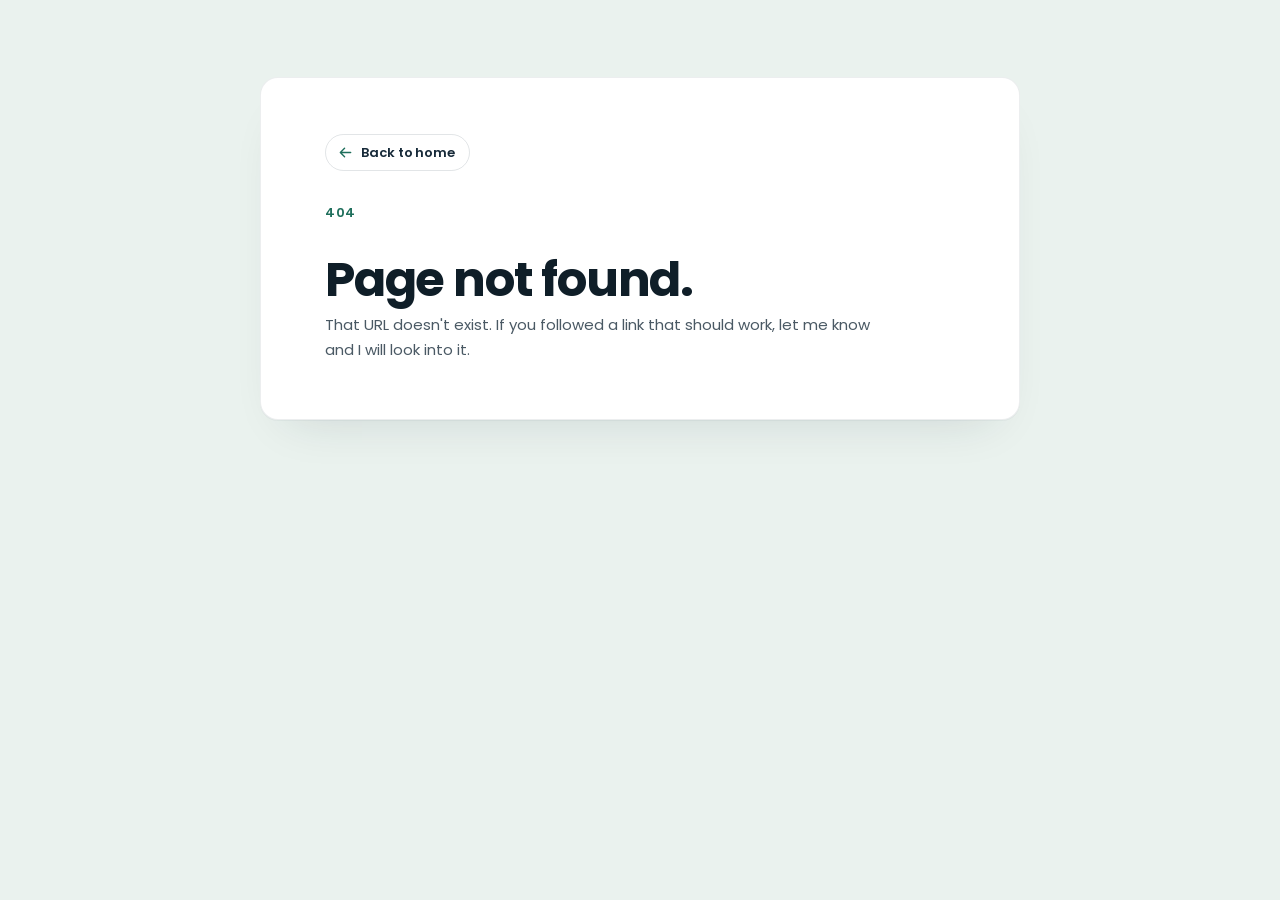
<file: hire/index.html>
<!doctype html>
<!--
  Required Notice: Copyright (c) 2026 BrewedOps (https://github.com/brewed-ops/portfolio-template)
  This site is built on the BrewedOps portfolio template, used under the PolyForm Noncommercial
  License 1.0.0 (https://polyformproject.org/licenses/noncommercial/1.0.0) plus its additional
  permission for your own portfolio. The 3D simplex noise in the background shader is
  Copyright (c) 2011 Ashima Arts / Ian McEwan, MIT License (https://github.com/ashima/webgl-noise).
-->
<html lang="en">
  <head>
    <meta charset="UTF-8" />
    <!-- viewport-fit=cover: without it every env(safe-area-inset-*) the phone
         shell pads with is 0. -->
    <meta name="viewport" content="width=device-width, initial-scale=1.0, viewport-fit=cover" />

    <title>Jasper Dio | GoHighLevel VA and AI Automation Specialist</title>
    <meta name="description" content="John Jasper Dio, a GoHighLevel VA and AI automation specialist in the Philippines. Seven builds you can open, skills linked to proof, and your working hours in Philippine time." />
    <meta name="author" content="John Jasper Dio" />
    <meta name="robots" content="index, follow, max-image-preview:large" />
    <!-- The browser bar takes the page colour (--cream per theme); the inline
         theme script below and lib/theme.ts keep it in step with the toggle.
         Literal hex here only because this runs before any stylesheet loads. -->
    <meta name="theme-color" content="#EAF2EE" />
    <!-- Lives at jasperdio.vercel.app/hire, beside the client site at the root
         (vite.config.ts base, src/lib/base.ts). Link previews need full https:// URLs. -->
    <link rel="canonical" href="https://jasperdio.vercel.app/hire/" />

    <link rel="icon" type="image/svg+xml" href="/hire/jasper/logo-jd.svg" />

    <!-- nosniff and the other security headers are set in vercel.json; a meta
         tag cannot set them. -->
    <meta name="referrer" content="strict-origin-when-cross-origin" />

    <!-- The rail avatar is above the fold on every desktop route. Keep this in
         sync with profile.avatarSrc in src/data/profile.ts. -->
    <link rel="preload" as="image" href="/hire/jasper/photo.webp" fetchpriority="high" media="(min-width: 1100px)" />

    <!-- Open Graph / social share. public/og-image.jpg is this site's own
         preview (scripts/og-image.mjs); it used to borrow the main site's. -->
    <meta property="og:type" content="website" />
    <meta property="og:site_name" content="Jasper Dio" />
    <meta property="og:title" content="Jasper Dio | GoHighLevel VA and AI Automation Specialist" />
    <meta property="og:description" content="Seven GoHighLevel, n8n and AI builds you can open, skills linked to proof, and your working hours in Philippine time." />
    <meta property="og:url" content="https://jasperdio.vercel.app/hire/" />
    <meta property="og:image" content="https://jasperdio.vercel.app/hire/og-image.jpg" />
    <meta property="og:image:width" content="1200" />
    <meta property="og:image:height" content="630" />
    <meta property="og:image:alt" content="Jasper Dio, AI Automation Specialist: GoHighLevel, n8n and AI tools." />
    <meta name="twitter:card" content="summary_large_image" />

    <!-- Theme before first paint: no flash of the wrong palette. Default is
         light; dark is the visitor's opt-in, persisted in localStorage. -->
    <script>
      (function () {
        try {
          document.documentElement.dataset.theme =
            localStorage.getItem('theme') === 'dark' ? 'dark' : 'light';
        } catch (e) {
          document.documentElement.dataset.theme = 'light';
        }
        if (document.documentElement.dataset.theme === 'dark') {
          var bar = document.querySelector('meta[name="theme-color"]');
          if (bar) bar.setAttribute('content', '#182833');
        }
        // The site's own "reduce motion" switch (lib/a11y.ts), early enough
        // for the start-up loader below to hold still.
        try {
          if (JSON.parse(localStorage.getItem('kv-a11y') || '{}').motion) {
            document.documentElement.dataset.a11yMotion = 'true';
          }
        } catch (e) {}
      })();
    </script>
    <noscript><style>#boot { display: none; }</style></noscript>
    <script type="module" crossorigin src="/hire/assets/index-CS09qdxL.js"></script>
    <link rel="stylesheet" crossorigin href="/hire/assets/index-BMA66o3Q.css">
  </head>
  <body>
    <!-- Start-up loader (2026-10-07): the JD mark with a light running along
         its one stroke, painted with the first frame while the app downloads
         (cold loads showed a blank page). Styles: src/styles/boot.css. Run by
         src/components/IntroOverlay.tsx, which turns it into the intro on
         Home's first visit or fades it once the page has rendered. The path
         is JD_PATH in src/components/JdMark.tsx; keep the two in step. -->
    <div id="boot" class="jd-intro">
      <div class="jd-intro__mark" aria-hidden="true">
        <svg viewBox="0 0 48 48" focusable="false">
          <defs><path id="jd-p" d="M11 29a6 6 0 0 0 12 0V13h3a11 11 0 0 1 0 22h-9" /></defs>
          <circle cx="24" cy="24" r="24" />
          <use class="jd-intro__track" href="#jd-p" />
          <path class="jd-intro__ink" d="M11 29a6 6 0 0 0 12 0V13h3a11 11 0 0 1 0 22h-9" />
        </svg>
        <span class="jd-intro__run">
          <svg viewBox="0 0 48 48" style="--i: 0"><use href="#jd-p" /></svg>
          <svg viewBox="0 0 48 48" style="--i: 1"><use href="#jd-p" /></svg>
          <svg viewBox="0 0 48 48" style="--i: 2"><use href="#jd-p" /></svg>
          <svg viewBox="0 0 48 48" style="--i: 3"><use href="#jd-p" /></svg>
          <svg viewBox="0 0 48 48" style="--i: 4"><use href="#jd-p" /></svg>
          <svg viewBox="0 0 48 48" style="--i: 5"><use href="#jd-p" /></svg>
          <svg viewBox="0 0 48 48" style="--i: 6"><use href="#jd-p" /></svg>
          <svg viewBox="0 0 48 48" style="--i: 7"><use href="#jd-p" /></svg>
          <svg viewBox="0 0 48 48" style="--i: 8"><use href="#jd-p" /></svg>
          <svg viewBox="0 0 48 48" style="--i: 9"><use href="#jd-p" /></svg>
          <svg viewBox="0 0 48 48" style="--i: 10"><use href="#jd-p" /></svg>
          <svg viewBox="0 0 48 48" style="--i: 11"><use href="#jd-p" /></svg>
        </span>
      </div>
      <p class="jd-intro__name" aria-hidden="true">Jasper Dio</p>
      <p class="jd-intro__slow">Still loading. <a href="">Reload the page</a></p>
    </div>
    <div id="root"></div>
  </body>
</html>
</file>
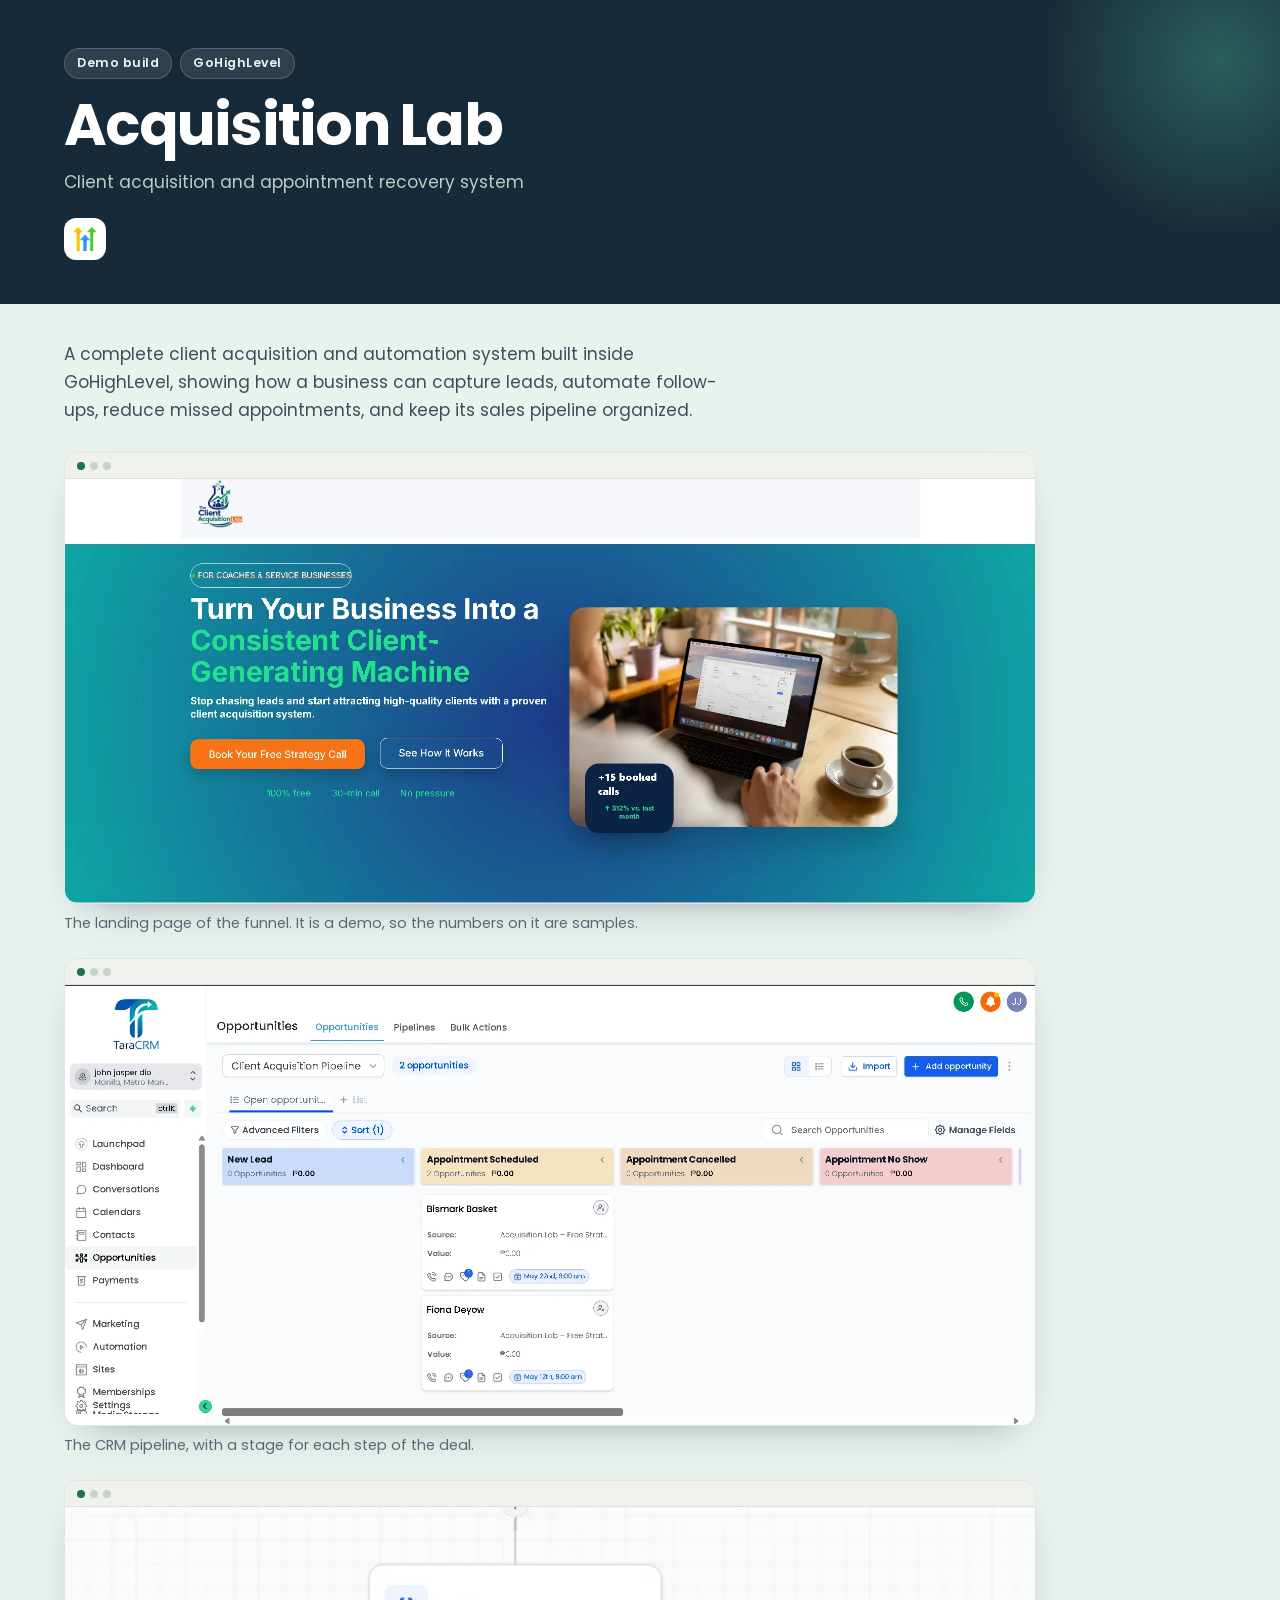
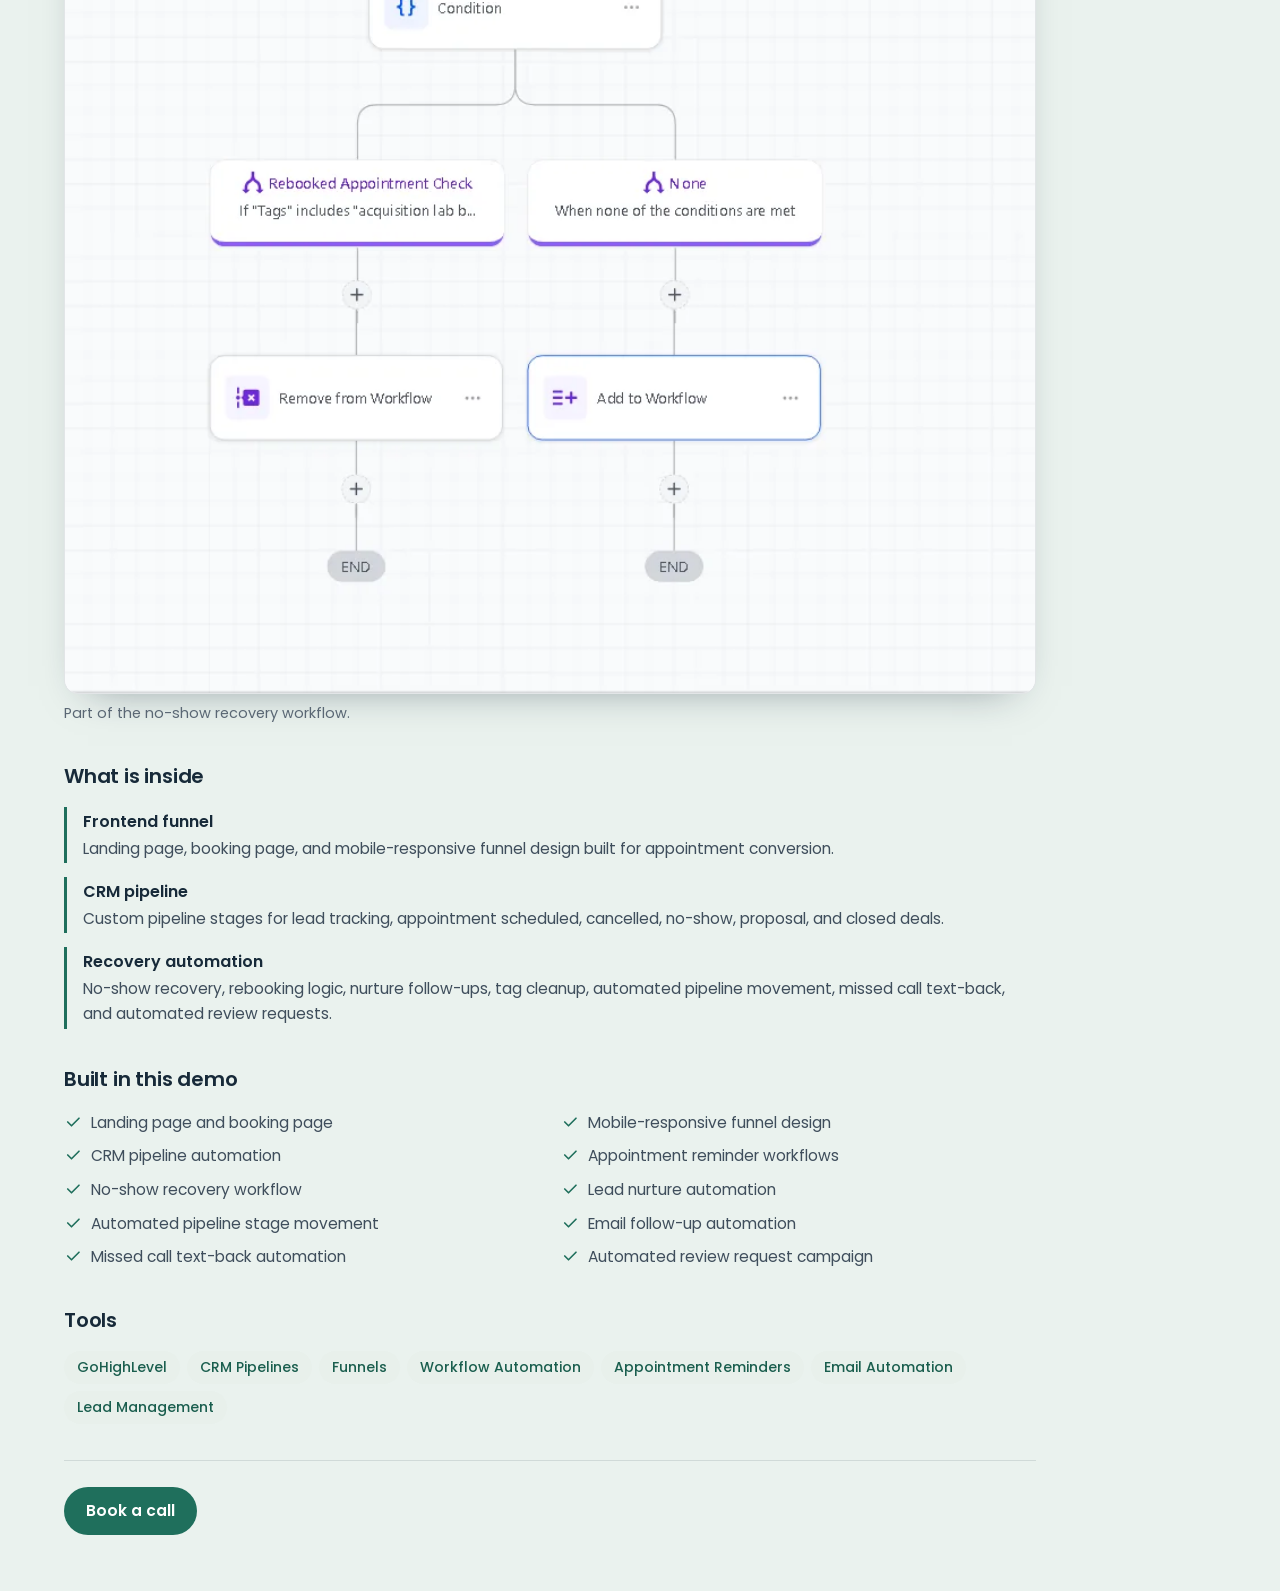
<file: hire/builds/acquisition-lab.html>
<!doctype html>
<html lang="en">
<head>
<meta charset="utf-8">
<meta name="viewport" content="width=device-width, initial-scale=1">
<title>Acquisition Lab | Jasper Dio</title>
<meta name="robots" content="noindex">
<link rel="preconnect" href="https://fonts.googleapis.com"><link rel="preconnect" href="https://fonts.gstatic.com" crossorigin>
<link rel="stylesheet" href="https://fonts.googleapis.com/css2?family=Poppins:wght@400;500;600;700&display=swap">
<style>
*,*::before,*::after{box-sizing:border-box}
html{-webkit-text-size-adjust:100%}
body{margin:0;background:#EAF2EE;color:#3F4E5C;font:400 16px/1.65 Poppins,system-ui,sans-serif;-webkit-font-smoothing:antialiased}
h1,h2,h3{color:#172A39;margin:0;letter-spacing:-.01em}
p{margin:0}
.top{background:#172A39;color:#C9DAD2;padding:48px clamp(20px,5vw,64px) 44px;position:relative;overflow:hidden}
.top::after{content:"";position:absolute;right:-120px;top:-120px;width:360px;height:360px;border-radius:50%;background:radial-gradient(closest-side,rgba(79,191,159,.35),transparent)}
.lab{display:flex;flex-wrap:wrap;gap:8px;align-items:center}
.pill{font-size:12.5px;font-weight:600;letter-spacing:.04em;padding:4px 12px;border-radius:999px;background:rgba(255,255,255,.1);color:#DDFBEF;border:1px solid rgba(255,255,255,.18)}
.pill.real{background:#4FBF9F;color:#0F1E28;border-color:transparent}
.top h1{color:#fff;font-size:clamp(34px,5vw,58px);line-height:1.05;font-weight:700;letter-spacing:-.03em;margin-top:16px;max-width:16ch}
.top .sub{margin-top:12px;font-size:17px;color:#B9CEC5;max-width:52ch}
.logos{display:flex;gap:8px;margin-top:22px}
.logos span{width:42px;height:42px;border-radius:12px;background:#fff;display:grid;place-items:center}
.logos img{max-width:26px;max-height:24px}
main{padding:36px clamp(20px,5vw,64px) 56px;max-width:1100px}
.text{font-size:17px;max-width:62ch}
.cs{display:grid;grid-template-columns:repeat(3,minmax(0,1fr));gap:14px;margin-top:4px}
.cs div{background:#fff;border:1px solid rgba(23,42,57,.1);border-radius:16px;padding:18px 20px}
.cs b{display:block;color:#172A39;font-weight:600;margin-bottom:4px}
.cs p{font-size:15px;line-height:1.6}
.shots{display:grid;gap:22px;margin-top:28px}
.shots figure{margin:0}
.win{background:#fff;border:1px solid rgba(23,42,57,.12);border-radius:14px;overflow:hidden;box-shadow:0 16px 40px -24px rgba(23,42,57,.5)}
.win>i{display:block;height:26px;background:#EEF1EC;border-bottom:1px solid rgba(23,42,57,.08);position:relative}
.win>i::before{content:"";position:absolute;left:12px;top:9px;width:8px;height:8px;border-radius:50%;background:#1F6F5C;box-shadow:13px 0 0 #C9D2CB,26px 0 0 #C9D2CB}
.win img{display:block;width:100%;height:auto}
figcaption{margin-top:8px;font-size:14.5px;color:#5A6774}
.flowbox{margin-top:28px;background:#fff;border:1px solid rgba(23,42,57,.1);border-radius:16px;padding:34px 16px}
.flow{display:flex;flex-direction:column;align-items:center;gap:6px}
.frow{display:flex;gap:8px;flex-wrap:wrap;justify-content:center}
.fn{background:#E8F0EB;border:1px solid rgba(31,111,92,.25);color:#172A39;border-radius:12px;padding:8px 16px;font-weight:500;font-size:15px;text-align:center}
.fa{color:#1F6F5C;line-height:0}
h2{font-size:20px;margin:34px 0 14px;font-weight:600}
.parts{display:grid;gap:14px}
.parts div{border-left:3px solid #1F6F5C;padding:2px 0 2px 16px}
.parts b{color:#172A39;font-weight:600}
.parts p{font-size:15.5px}
.list{list-style:none;margin:0;padding:0;display:grid;grid-template-columns:repeat(2,minmax(0,1fr));gap:8px 22px}
.list li{display:flex;gap:9px;font-size:15.5px}
.list svg{color:#1F6F5C;flex:none;margin-top:3px}
.steps{display:grid;grid-template-columns:repeat(auto-fit,minmax(260px,1fr));gap:14px}
.steps div{background:#fff;border:1px solid rgba(23,42,57,.1);border-radius:16px;padding:18px 20px}
.steps b{color:#172A39;font-weight:600}
.steps ol{margin:8px 0 0;padding-left:20px;font-size:15.5px}
.tools{display:flex;flex-wrap:wrap;gap:7px}
.tools span{background:#E8F0EB;color:#1A5E4E;font-size:14px;font-weight:500;padding:5px 13px;border-radius:999px}
.foot{display:flex;flex-wrap:wrap;gap:12px;margin-top:36px;padding-top:26px;border-top:1px solid rgba(23,42,57,.12)}
.btn{display:inline-flex;align-items:center;gap:8px;min-height:48px;padding:0 22px;border-radius:999px;font-weight:600;font-size:15.5px;text-decoration:none}
.btn-p{background:#1F6F5C;color:#fff}.btn-p:hover{background:#185A4A}
.btn-g{border:1.5px solid rgba(23,42,57,.25);color:#172A39}.btn-g:hover{border-color:#1F6F5C}
:focus-visible{outline:3px solid #1F6F5C;outline-offset:3px}
@media (max-width:760px){.cs,.list{grid-template-columns:1fr}.top{padding-top:36px}}
</style>
</head>
<body>
<header class="top">
  <div class="lab"><span class="pill">Demo build</span><span class="pill">GoHighLevel</span></div>
  <h1>Acquisition Lab</h1>
  <p class="sub">Client acquisition and appointment recovery system</p>
  <div class="logos" aria-hidden="true"><span><img src="../icons/gohighlevel.png" alt=""></span></div>
</header>
<main>
  <p class="text">A complete client acquisition and automation system built inside GoHighLevel, showing how a business can capture leads, automate follow-ups, reduce missed appointments, and keep its sales pipeline organized.</p>
  
  <div class="shots"><figure><div class="win"><i></i><img src="../jasper/shots/acq1.webp" alt="The landing page of the funnel. It is a demo, so the numbers on it are samples."></div><figcaption>The landing page of the funnel. It is a demo, so the numbers on it are samples.</figcaption></figure><figure><div class="win"><i></i><img src="../jasper/shots/acq2.webp" alt="The CRM pipeline, with a stage for each step of the deal."></div><figcaption>The CRM pipeline, with a stage for each step of the deal.</figcaption></figure><figure><div class="win"><i></i><img src="../jasper/shots/acq3.webp" alt="Part of the no-show recovery workflow."></div><figcaption>Part of the no-show recovery workflow.</figcaption></figure></div>
  <h2>What is inside</h2><div class="parts"><div><b>Frontend funnel</b><p>Landing page, booking page, and mobile-responsive funnel design built for appointment conversion.</p></div><div><b>CRM pipeline</b><p>Custom pipeline stages for lead tracking, appointment scheduled, cancelled, no-show, proposal, and closed deals.</p></div><div><b>Recovery automation</b><p>No-show recovery, rebooking logic, nurture follow-ups, tag cleanup, automated pipeline movement, missed call text-back, and automated review requests.</p></div></div>
  <h2>Built in this demo</h2><ul class="list"><li><svg width="18" height="18" viewBox="0 0 24 24" fill="none" stroke="currentColor" stroke-width="2.2" stroke-linecap="round" stroke-linejoin="round" aria-hidden="true"><path d="M5 12l5 5L20 7"/></svg>Landing page and booking page</li><li><svg width="18" height="18" viewBox="0 0 24 24" fill="none" stroke="currentColor" stroke-width="2.2" stroke-linecap="round" stroke-linejoin="round" aria-hidden="true"><path d="M5 12l5 5L20 7"/></svg>Mobile-responsive funnel design</li><li><svg width="18" height="18" viewBox="0 0 24 24" fill="none" stroke="currentColor" stroke-width="2.2" stroke-linecap="round" stroke-linejoin="round" aria-hidden="true"><path d="M5 12l5 5L20 7"/></svg>CRM pipeline automation</li><li><svg width="18" height="18" viewBox="0 0 24 24" fill="none" stroke="currentColor" stroke-width="2.2" stroke-linecap="round" stroke-linejoin="round" aria-hidden="true"><path d="M5 12l5 5L20 7"/></svg>Appointment reminder workflows</li><li><svg width="18" height="18" viewBox="0 0 24 24" fill="none" stroke="currentColor" stroke-width="2.2" stroke-linecap="round" stroke-linejoin="round" aria-hidden="true"><path d="M5 12l5 5L20 7"/></svg>No-show recovery workflow</li><li><svg width="18" height="18" viewBox="0 0 24 24" fill="none" stroke="currentColor" stroke-width="2.2" stroke-linecap="round" stroke-linejoin="round" aria-hidden="true"><path d="M5 12l5 5L20 7"/></svg>Lead nurture automation</li><li><svg width="18" height="18" viewBox="0 0 24 24" fill="none" stroke="currentColor" stroke-width="2.2" stroke-linecap="round" stroke-linejoin="round" aria-hidden="true"><path d="M5 12l5 5L20 7"/></svg>Automated pipeline stage movement</li><li><svg width="18" height="18" viewBox="0 0 24 24" fill="none" stroke="currentColor" stroke-width="2.2" stroke-linecap="round" stroke-linejoin="round" aria-hidden="true"><path d="M5 12l5 5L20 7"/></svg>Email follow-up automation</li><li><svg width="18" height="18" viewBox="0 0 24 24" fill="none" stroke="currentColor" stroke-width="2.2" stroke-linecap="round" stroke-linejoin="round" aria-hidden="true"><path d="M5 12l5 5L20 7"/></svg>Missed call text-back automation</li><li><svg width="18" height="18" viewBox="0 0 24 24" fill="none" stroke="currentColor" stroke-width="2.2" stroke-linecap="round" stroke-linejoin="round" aria-hidden="true"><path d="M5 12l5 5L20 7"/></svg>Automated review request campaign</li></ul>
  
  <h2>Tools</h2><div class="tools"><span>GoHighLevel</span><span>CRM Pipelines</span><span>Funnels</span><span>Workflow Automation</span><span>Appointment Reminders</span><span>Email Automation</span><span>Lead Management</span></div>
  <div class="foot">
    
    <a class="btn btn-p" href="https://calendly.com/jasper-workflow/30min" target="_blank" rel="noopener">Book a call</a>
  </div>
</main>
</body>
</html>
</file>
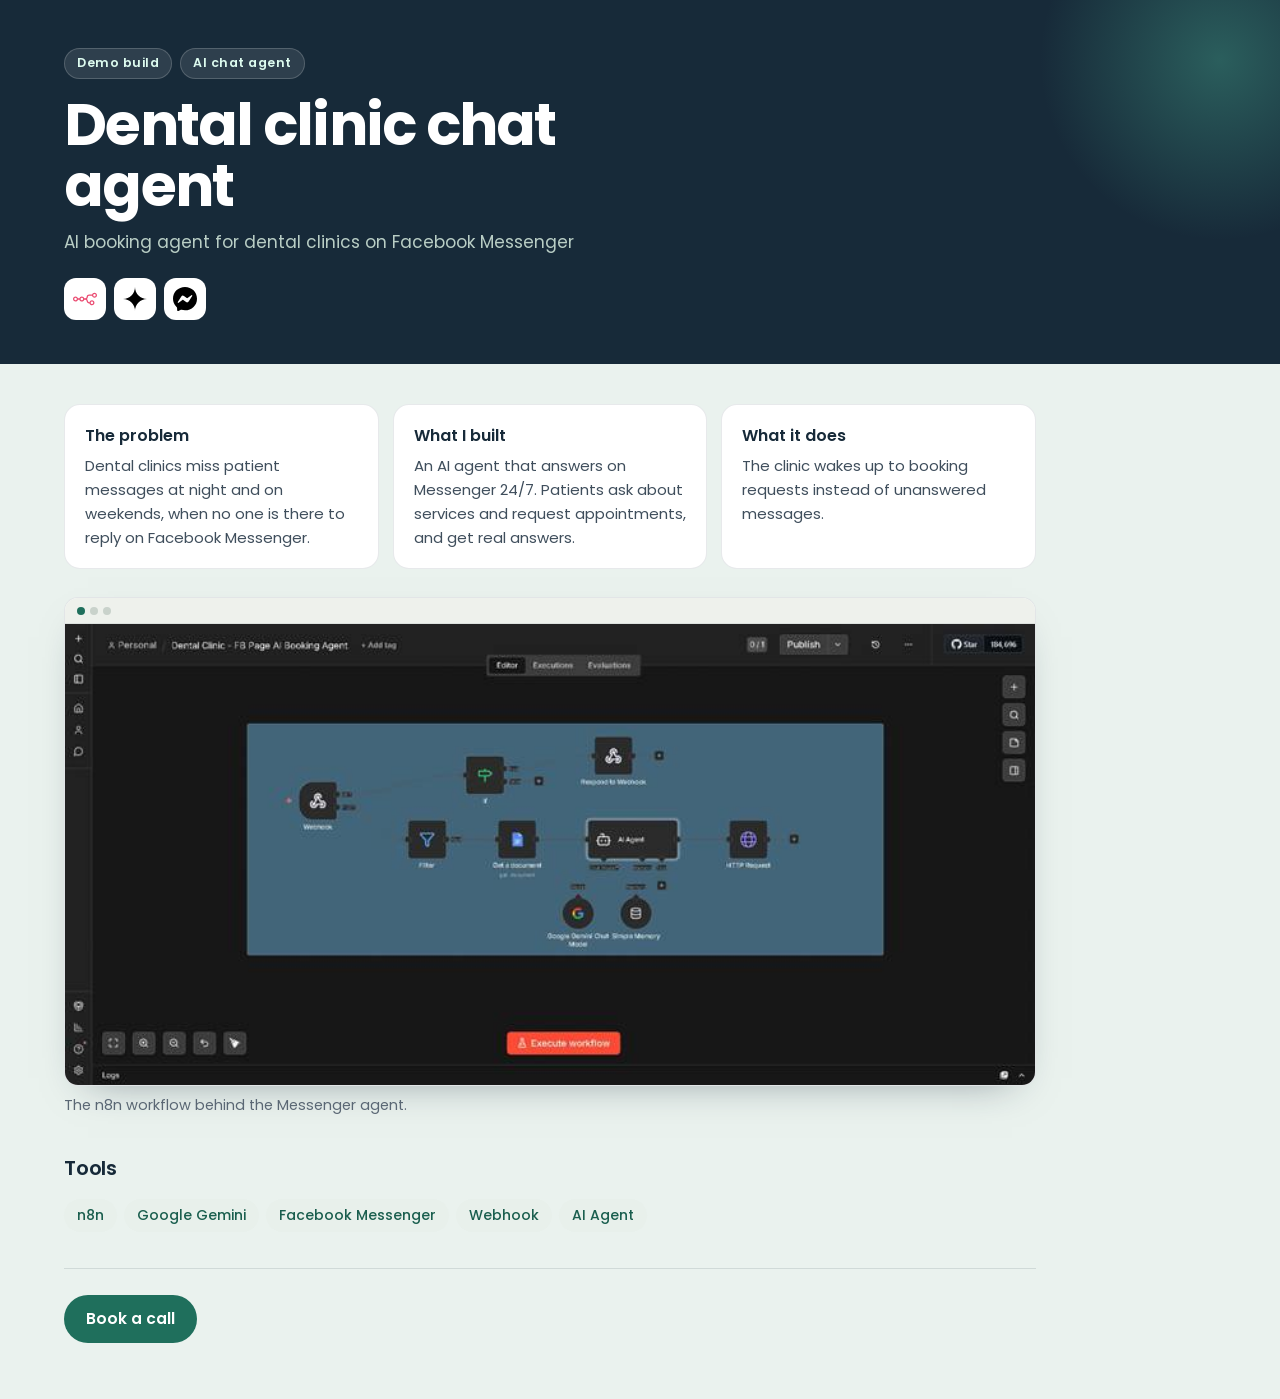
<file: hire/builds/dental-chat-agent.html>
<!doctype html>
<html lang="en">
<head>
<meta charset="utf-8">
<meta name="viewport" content="width=device-width, initial-scale=1">
<title>Dental clinic chat agent | Jasper Dio</title>
<meta name="robots" content="noindex">
<link rel="preconnect" href="https://fonts.googleapis.com"><link rel="preconnect" href="https://fonts.gstatic.com" crossorigin>
<link rel="stylesheet" href="https://fonts.googleapis.com/css2?family=Poppins:wght@400;500;600;700&display=swap">
<style>
*,*::before,*::after{box-sizing:border-box}
html{-webkit-text-size-adjust:100%}
body{margin:0;background:#EAF2EE;color:#3F4E5C;font:400 16px/1.65 Poppins,system-ui,sans-serif;-webkit-font-smoothing:antialiased}
h1,h2,h3{color:#172A39;margin:0;letter-spacing:-.01em}
p{margin:0}
.top{background:#172A39;color:#C9DAD2;padding:48px clamp(20px,5vw,64px) 44px;position:relative;overflow:hidden}
.top::after{content:"";position:absolute;right:-120px;top:-120px;width:360px;height:360px;border-radius:50%;background:radial-gradient(closest-side,rgba(79,191,159,.35),transparent)}
.lab{display:flex;flex-wrap:wrap;gap:8px;align-items:center}
.pill{font-size:12.5px;font-weight:600;letter-spacing:.04em;padding:4px 12px;border-radius:999px;background:rgba(255,255,255,.1);color:#DDFBEF;border:1px solid rgba(255,255,255,.18)}
.pill.real{background:#4FBF9F;color:#0F1E28;border-color:transparent}
.top h1{color:#fff;font-size:clamp(34px,5vw,58px);line-height:1.05;font-weight:700;letter-spacing:-.03em;margin-top:16px;max-width:16ch}
.top .sub{margin-top:12px;font-size:17px;color:#B9CEC5;max-width:52ch}
.logos{display:flex;gap:8px;margin-top:22px}
.logos span{width:42px;height:42px;border-radius:12px;background:#fff;display:grid;place-items:center}
.logos img{max-width:26px;max-height:24px}
main{padding:36px clamp(20px,5vw,64px) 56px;max-width:1100px}
.text{font-size:17px;max-width:62ch}
.cs{display:grid;grid-template-columns:repeat(3,minmax(0,1fr));gap:14px;margin-top:4px}
.cs div{background:#fff;border:1px solid rgba(23,42,57,.1);border-radius:16px;padding:18px 20px}
.cs b{display:block;color:#172A39;font-weight:600;margin-bottom:4px}
.cs p{font-size:15px;line-height:1.6}
.shots{display:grid;gap:22px;margin-top:28px}
.shots figure{margin:0}
.win{background:#fff;border:1px solid rgba(23,42,57,.12);border-radius:14px;overflow:hidden;box-shadow:0 16px 40px -24px rgba(23,42,57,.5)}
.win>i{display:block;height:26px;background:#EEF1EC;border-bottom:1px solid rgba(23,42,57,.08);position:relative}
.win>i::before{content:"";position:absolute;left:12px;top:9px;width:8px;height:8px;border-radius:50%;background:#1F6F5C;box-shadow:13px 0 0 #C9D2CB,26px 0 0 #C9D2CB}
.win img{display:block;width:100%;height:auto}
figcaption{margin-top:8px;font-size:14.5px;color:#5A6774}
.flowbox{margin-top:28px;background:#fff;border:1px solid rgba(23,42,57,.1);border-radius:16px;padding:34px 16px}
.flow{display:flex;flex-direction:column;align-items:center;gap:6px}
.frow{display:flex;gap:8px;flex-wrap:wrap;justify-content:center}
.fn{background:#E8F0EB;border:1px solid rgba(31,111,92,.25);color:#172A39;border-radius:12px;padding:8px 16px;font-weight:500;font-size:15px;text-align:center}
.fa{color:#1F6F5C;line-height:0}
h2{font-size:20px;margin:34px 0 14px;font-weight:600}
.parts{display:grid;gap:14px}
.parts div{border-left:3px solid #1F6F5C;padding:2px 0 2px 16px}
.parts b{color:#172A39;font-weight:600}
.parts p{font-size:15.5px}
.list{list-style:none;margin:0;padding:0;display:grid;grid-template-columns:repeat(2,minmax(0,1fr));gap:8px 22px}
.list li{display:flex;gap:9px;font-size:15.5px}
.list svg{color:#1F6F5C;flex:none;margin-top:3px}
.steps{display:grid;grid-template-columns:repeat(auto-fit,minmax(260px,1fr));gap:14px}
.steps div{background:#fff;border:1px solid rgba(23,42,57,.1);border-radius:16px;padding:18px 20px}
.steps b{color:#172A39;font-weight:600}
.steps ol{margin:8px 0 0;padding-left:20px;font-size:15.5px}
.tools{display:flex;flex-wrap:wrap;gap:7px}
.tools span{background:#E8F0EB;color:#1A5E4E;font-size:14px;font-weight:500;padding:5px 13px;border-radius:999px}
.foot{display:flex;flex-wrap:wrap;gap:12px;margin-top:36px;padding-top:26px;border-top:1px solid rgba(23,42,57,.12)}
.btn{display:inline-flex;align-items:center;gap:8px;min-height:48px;padding:0 22px;border-radius:999px;font-weight:600;font-size:15.5px;text-decoration:none}
.btn-p{background:#1F6F5C;color:#fff}.btn-p:hover{background:#185A4A}
.btn-g{border:1.5px solid rgba(23,42,57,.25);color:#172A39}.btn-g:hover{border-color:#1F6F5C}
:focus-visible{outline:3px solid #1F6F5C;outline-offset:3px}
@media (max-width:760px){.cs,.list{grid-template-columns:1fr}.top{padding-top:36px}}
</style>
</head>
<body>
<header class="top">
  <div class="lab"><span class="pill">Demo build</span><span class="pill">AI chat agent</span></div>
  <h1>Dental clinic chat agent</h1>
  <p class="sub">AI booking agent for dental clinics on Facebook Messenger</p>
  <div class="logos" aria-hidden="true"><span><img src="../icons/ai/n8n.svg" alt=""></span><span><img src="../jasper/tools/google-gemini.svg" alt=""></span><span><img src="../jasper/tools/facebook-messenger.svg" alt=""></span></div>
</header>
<main>
  
  <div class="cs"><div><b>The problem</b><p>Dental clinics miss patient messages at night and on weekends, when no one is there to reply on Facebook Messenger.</p></div><div><b>What I built</b><p>An AI agent that answers on Messenger 24/7. Patients ask about services and request appointments, and get real answers.</p></div><div><b>What it does</b><p>The clinic wakes up to booking requests instead of unanswered messages.</p></div></div>
  <div class="shots"><figure><div class="win"><i></i><img src="../jasper/shots/p1.jpg" alt="The n8n workflow behind the Messenger agent."></div><figcaption>The n8n workflow behind the Messenger agent.</figcaption></figure></div>
  
  
  
  <h2>Tools</h2><div class="tools"><span>n8n</span><span>Google Gemini</span><span>Facebook Messenger</span><span>Webhook</span><span>AI Agent</span></div>
  <div class="foot">
    
    <a class="btn btn-p" href="https://calendly.com/jasper-workflow/30min" target="_blank" rel="noopener">Book a call</a>
  </div>
</main>
</body>
</html>
</file>
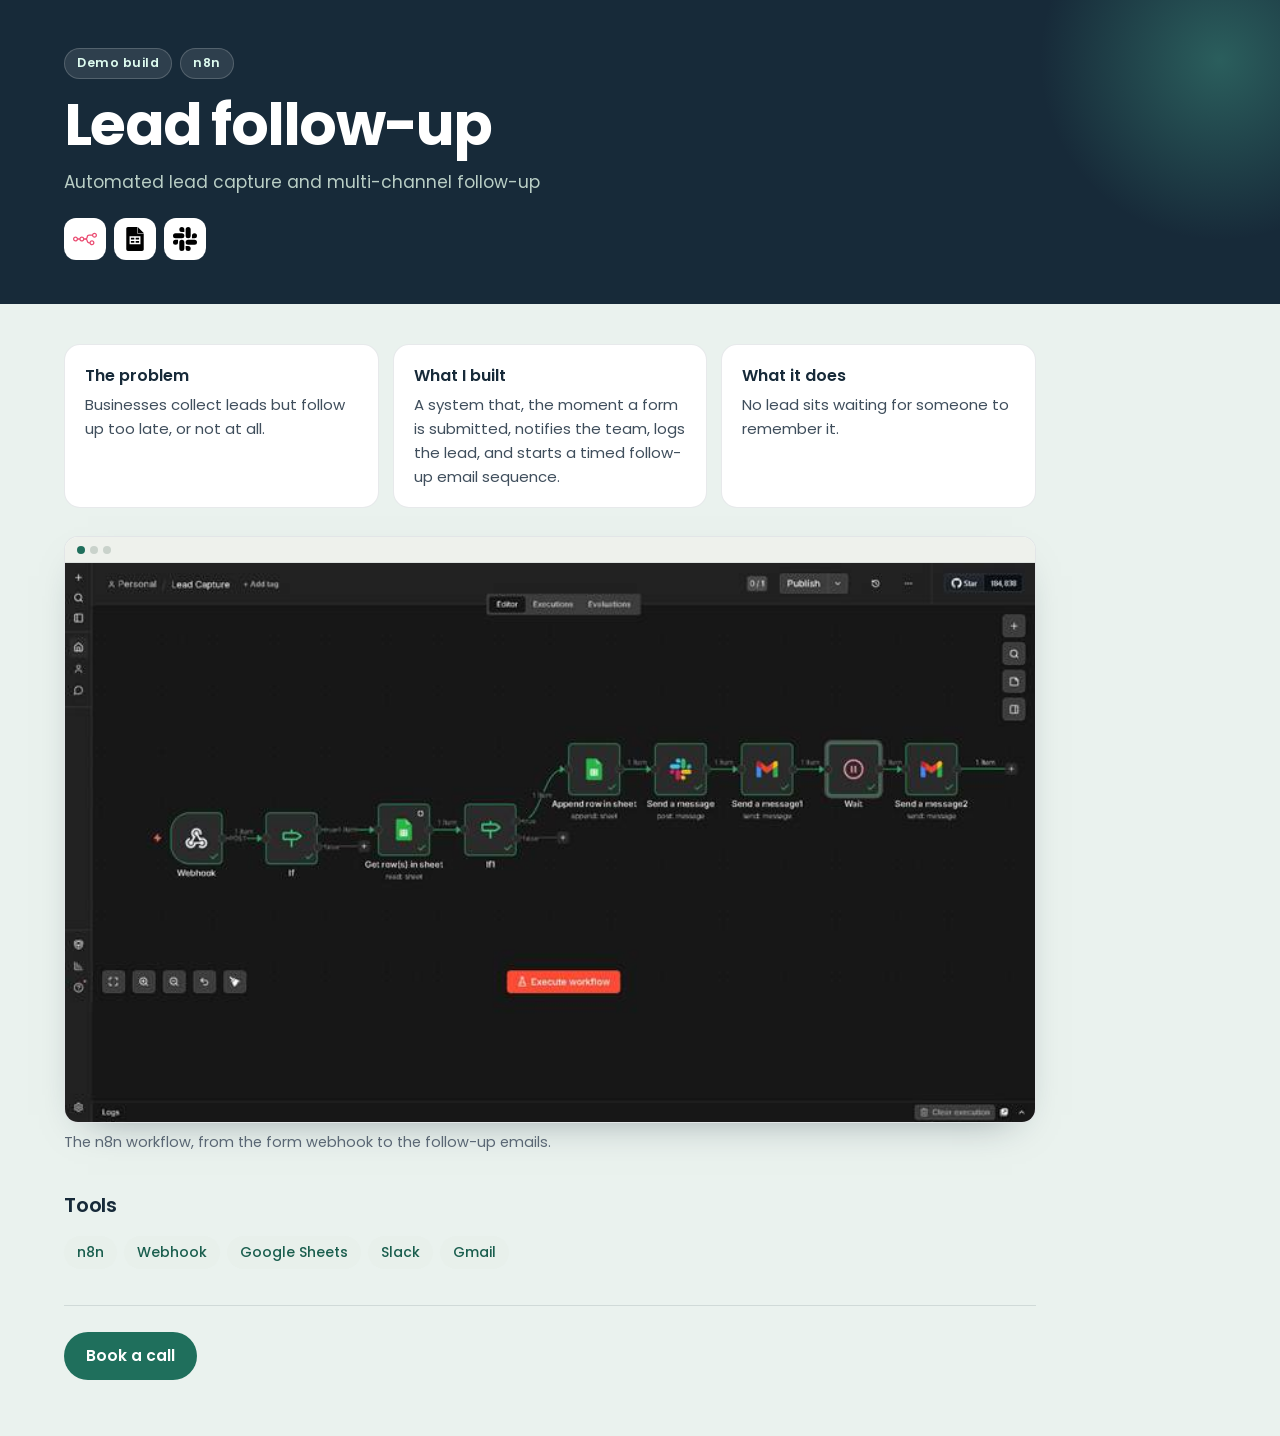
<file: hire/builds/lead-follow-up.html>
<!doctype html>
<html lang="en">
<head>
<meta charset="utf-8">
<meta name="viewport" content="width=device-width, initial-scale=1">
<title>Lead follow-up | Jasper Dio</title>
<meta name="robots" content="noindex">
<link rel="preconnect" href="https://fonts.googleapis.com"><link rel="preconnect" href="https://fonts.gstatic.com" crossorigin>
<link rel="stylesheet" href="https://fonts.googleapis.com/css2?family=Poppins:wght@400;500;600;700&display=swap">
<style>
*,*::before,*::after{box-sizing:border-box}
html{-webkit-text-size-adjust:100%}
body{margin:0;background:#EAF2EE;color:#3F4E5C;font:400 16px/1.65 Poppins,system-ui,sans-serif;-webkit-font-smoothing:antialiased}
h1,h2,h3{color:#172A39;margin:0;letter-spacing:-.01em}
p{margin:0}
.top{background:#172A39;color:#C9DAD2;padding:48px clamp(20px,5vw,64px) 44px;position:relative;overflow:hidden}
.top::after{content:"";position:absolute;right:-120px;top:-120px;width:360px;height:360px;border-radius:50%;background:radial-gradient(closest-side,rgba(79,191,159,.35),transparent)}
.lab{display:flex;flex-wrap:wrap;gap:8px;align-items:center}
.pill{font-size:12.5px;font-weight:600;letter-spacing:.04em;padding:4px 12px;border-radius:999px;background:rgba(255,255,255,.1);color:#DDFBEF;border:1px solid rgba(255,255,255,.18)}
.pill.real{background:#4FBF9F;color:#0F1E28;border-color:transparent}
.top h1{color:#fff;font-size:clamp(34px,5vw,58px);line-height:1.05;font-weight:700;letter-spacing:-.03em;margin-top:16px;max-width:16ch}
.top .sub{margin-top:12px;font-size:17px;color:#B9CEC5;max-width:52ch}
.logos{display:flex;gap:8px;margin-top:22px}
.logos span{width:42px;height:42px;border-radius:12px;background:#fff;display:grid;place-items:center}
.logos img{max-width:26px;max-height:24px}
main{padding:36px clamp(20px,5vw,64px) 56px;max-width:1100px}
.text{font-size:17px;max-width:62ch}
.cs{display:grid;grid-template-columns:repeat(3,minmax(0,1fr));gap:14px;margin-top:4px}
.cs div{background:#fff;border:1px solid rgba(23,42,57,.1);border-radius:16px;padding:18px 20px}
.cs b{display:block;color:#172A39;font-weight:600;margin-bottom:4px}
.cs p{font-size:15px;line-height:1.6}
.shots{display:grid;gap:22px;margin-top:28px}
.shots figure{margin:0}
.win{background:#fff;border:1px solid rgba(23,42,57,.12);border-radius:14px;overflow:hidden;box-shadow:0 16px 40px -24px rgba(23,42,57,.5)}
.win>i{display:block;height:26px;background:#EEF1EC;border-bottom:1px solid rgba(23,42,57,.08);position:relative}
.win>i::before{content:"";position:absolute;left:12px;top:9px;width:8px;height:8px;border-radius:50%;background:#1F6F5C;box-shadow:13px 0 0 #C9D2CB,26px 0 0 #C9D2CB}
.win img{display:block;width:100%;height:auto}
figcaption{margin-top:8px;font-size:14.5px;color:#5A6774}
.flowbox{margin-top:28px;background:#fff;border:1px solid rgba(23,42,57,.1);border-radius:16px;padding:34px 16px}
.flow{display:flex;flex-direction:column;align-items:center;gap:6px}
.frow{display:flex;gap:8px;flex-wrap:wrap;justify-content:center}
.fn{background:#E8F0EB;border:1px solid rgba(31,111,92,.25);color:#172A39;border-radius:12px;padding:8px 16px;font-weight:500;font-size:15px;text-align:center}
.fa{color:#1F6F5C;line-height:0}
h2{font-size:20px;margin:34px 0 14px;font-weight:600}
.parts{display:grid;gap:14px}
.parts div{border-left:3px solid #1F6F5C;padding:2px 0 2px 16px}
.parts b{color:#172A39;font-weight:600}
.parts p{font-size:15.5px}
.list{list-style:none;margin:0;padding:0;display:grid;grid-template-columns:repeat(2,minmax(0,1fr));gap:8px 22px}
.list li{display:flex;gap:9px;font-size:15.5px}
.list svg{color:#1F6F5C;flex:none;margin-top:3px}
.steps{display:grid;grid-template-columns:repeat(auto-fit,minmax(260px,1fr));gap:14px}
.steps div{background:#fff;border:1px solid rgba(23,42,57,.1);border-radius:16px;padding:18px 20px}
.steps b{color:#172A39;font-weight:600}
.steps ol{margin:8px 0 0;padding-left:20px;font-size:15.5px}
.tools{display:flex;flex-wrap:wrap;gap:7px}
.tools span{background:#E8F0EB;color:#1A5E4E;font-size:14px;font-weight:500;padding:5px 13px;border-radius:999px}
.foot{display:flex;flex-wrap:wrap;gap:12px;margin-top:36px;padding-top:26px;border-top:1px solid rgba(23,42,57,.12)}
.btn{display:inline-flex;align-items:center;gap:8px;min-height:48px;padding:0 22px;border-radius:999px;font-weight:600;font-size:15.5px;text-decoration:none}
.btn-p{background:#1F6F5C;color:#fff}.btn-p:hover{background:#185A4A}
.btn-g{border:1.5px solid rgba(23,42,57,.25);color:#172A39}.btn-g:hover{border-color:#1F6F5C}
:focus-visible{outline:3px solid #1F6F5C;outline-offset:3px}
@media (max-width:760px){.cs,.list{grid-template-columns:1fr}.top{padding-top:36px}}
</style>
</head>
<body>
<header class="top">
  <div class="lab"><span class="pill">Demo build</span><span class="pill">n8n</span></div>
  <h1>Lead follow-up</h1>
  <p class="sub">Automated lead capture and multi-channel follow-up</p>
  <div class="logos" aria-hidden="true"><span><img src="../icons/ai/n8n.svg" alt=""></span><span><img src="../jasper/tools/google-sheets.svg" alt=""></span><span><img src="../icons/slack.svg" alt=""></span></div>
</header>
<main>
  
  <div class="cs"><div><b>The problem</b><p>Businesses collect leads but follow up too late, or not at all.</p></div><div><b>What I built</b><p>A system that, the moment a form is submitted, notifies the team, logs the lead, and starts a timed follow-up email sequence.</p></div><div><b>What it does</b><p>No lead sits waiting for someone to remember it.</p></div></div>
  <div class="shots"><figure><div class="win"><i></i><img src="../jasper/shots/p3.jpg" alt="The n8n workflow, from the form webhook to the follow-up emails."></div><figcaption>The n8n workflow, from the form webhook to the follow-up emails.</figcaption></figure></div>
  
  
  
  <h2>Tools</h2><div class="tools"><span>n8n</span><span>Webhook</span><span>Google Sheets</span><span>Slack</span><span>Gmail</span></div>
  <div class="foot">
    
    <a class="btn btn-p" href="https://calendly.com/jasper-workflow/30min" target="_blank" rel="noopener">Book a call</a>
  </div>
</main>
</body>
</html>
</file>
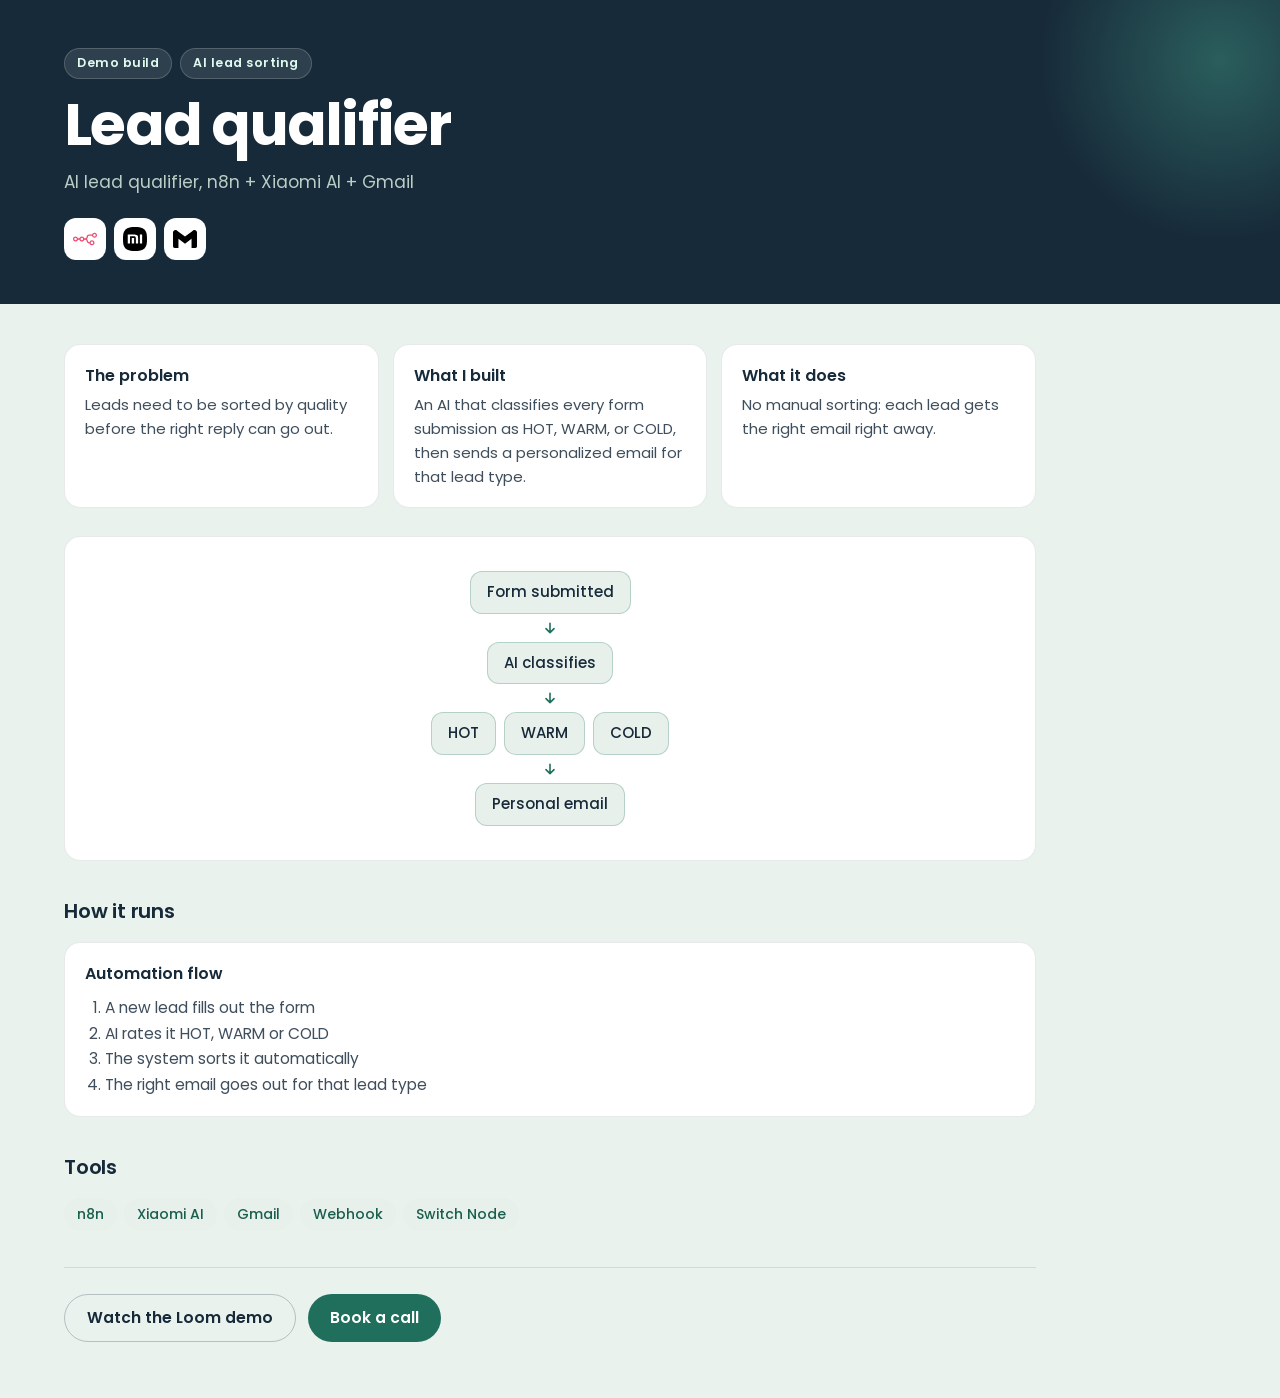
<file: hire/builds/lead-qualifier.html>
<!doctype html>
<html lang="en">
<head>
<meta charset="utf-8">
<meta name="viewport" content="width=device-width, initial-scale=1">
<title>Lead qualifier | Jasper Dio</title>
<meta name="robots" content="noindex">
<link rel="preconnect" href="https://fonts.googleapis.com"><link rel="preconnect" href="https://fonts.gstatic.com" crossorigin>
<link rel="stylesheet" href="https://fonts.googleapis.com/css2?family=Poppins:wght@400;500;600;700&display=swap">
<style>
*,*::before,*::after{box-sizing:border-box}
html{-webkit-text-size-adjust:100%}
body{margin:0;background:#EAF2EE;color:#3F4E5C;font:400 16px/1.65 Poppins,system-ui,sans-serif;-webkit-font-smoothing:antialiased}
h1,h2,h3{color:#172A39;margin:0;letter-spacing:-.01em}
p{margin:0}
.top{background:#172A39;color:#C9DAD2;padding:48px clamp(20px,5vw,64px) 44px;position:relative;overflow:hidden}
.top::after{content:"";position:absolute;right:-120px;top:-120px;width:360px;height:360px;border-radius:50%;background:radial-gradient(closest-side,rgba(79,191,159,.35),transparent)}
.lab{display:flex;flex-wrap:wrap;gap:8px;align-items:center}
.pill{font-size:12.5px;font-weight:600;letter-spacing:.04em;padding:4px 12px;border-radius:999px;background:rgba(255,255,255,.1);color:#DDFBEF;border:1px solid rgba(255,255,255,.18)}
.pill.real{background:#4FBF9F;color:#0F1E28;border-color:transparent}
.top h1{color:#fff;font-size:clamp(34px,5vw,58px);line-height:1.05;font-weight:700;letter-spacing:-.03em;margin-top:16px;max-width:16ch}
.top .sub{margin-top:12px;font-size:17px;color:#B9CEC5;max-width:52ch}
.logos{display:flex;gap:8px;margin-top:22px}
.logos span{width:42px;height:42px;border-radius:12px;background:#fff;display:grid;place-items:center}
.logos img{max-width:26px;max-height:24px}
main{padding:36px clamp(20px,5vw,64px) 56px;max-width:1100px}
.text{font-size:17px;max-width:62ch}
.cs{display:grid;grid-template-columns:repeat(3,minmax(0,1fr));gap:14px;margin-top:4px}
.cs div{background:#fff;border:1px solid rgba(23,42,57,.1);border-radius:16px;padding:18px 20px}
.cs b{display:block;color:#172A39;font-weight:600;margin-bottom:4px}
.cs p{font-size:15px;line-height:1.6}
.shots{display:grid;gap:22px;margin-top:28px}
.shots figure{margin:0}
.win{background:#fff;border:1px solid rgba(23,42,57,.12);border-radius:14px;overflow:hidden;box-shadow:0 16px 40px -24px rgba(23,42,57,.5)}
.win>i{display:block;height:26px;background:#EEF1EC;border-bottom:1px solid rgba(23,42,57,.08);position:relative}
.win>i::before{content:"";position:absolute;left:12px;top:9px;width:8px;height:8px;border-radius:50%;background:#1F6F5C;box-shadow:13px 0 0 #C9D2CB,26px 0 0 #C9D2CB}
.win img{display:block;width:100%;height:auto}
figcaption{margin-top:8px;font-size:14.5px;color:#5A6774}
.flowbox{margin-top:28px;background:#fff;border:1px solid rgba(23,42,57,.1);border-radius:16px;padding:34px 16px}
.flow{display:flex;flex-direction:column;align-items:center;gap:6px}
.frow{display:flex;gap:8px;flex-wrap:wrap;justify-content:center}
.fn{background:#E8F0EB;border:1px solid rgba(31,111,92,.25);color:#172A39;border-radius:12px;padding:8px 16px;font-weight:500;font-size:15px;text-align:center}
.fa{color:#1F6F5C;line-height:0}
h2{font-size:20px;margin:34px 0 14px;font-weight:600}
.parts{display:grid;gap:14px}
.parts div{border-left:3px solid #1F6F5C;padding:2px 0 2px 16px}
.parts b{color:#172A39;font-weight:600}
.parts p{font-size:15.5px}
.list{list-style:none;margin:0;padding:0;display:grid;grid-template-columns:repeat(2,minmax(0,1fr));gap:8px 22px}
.list li{display:flex;gap:9px;font-size:15.5px}
.list svg{color:#1F6F5C;flex:none;margin-top:3px}
.steps{display:grid;grid-template-columns:repeat(auto-fit,minmax(260px,1fr));gap:14px}
.steps div{background:#fff;border:1px solid rgba(23,42,57,.1);border-radius:16px;padding:18px 20px}
.steps b{color:#172A39;font-weight:600}
.steps ol{margin:8px 0 0;padding-left:20px;font-size:15.5px}
.tools{display:flex;flex-wrap:wrap;gap:7px}
.tools span{background:#E8F0EB;color:#1A5E4E;font-size:14px;font-weight:500;padding:5px 13px;border-radius:999px}
.foot{display:flex;flex-wrap:wrap;gap:12px;margin-top:36px;padding-top:26px;border-top:1px solid rgba(23,42,57,.12)}
.btn{display:inline-flex;align-items:center;gap:8px;min-height:48px;padding:0 22px;border-radius:999px;font-weight:600;font-size:15.5px;text-decoration:none}
.btn-p{background:#1F6F5C;color:#fff}.btn-p:hover{background:#185A4A}
.btn-g{border:1.5px solid rgba(23,42,57,.25);color:#172A39}.btn-g:hover{border-color:#1F6F5C}
:focus-visible{outline:3px solid #1F6F5C;outline-offset:3px}
@media (max-width:760px){.cs,.list{grid-template-columns:1fr}.top{padding-top:36px}}
</style>
</head>
<body>
<header class="top">
  <div class="lab"><span class="pill">Demo build</span><span class="pill">AI lead sorting</span></div>
  <h1>Lead qualifier</h1>
  <p class="sub">AI lead qualifier, n8n + Xiaomi AI + Gmail</p>
  <div class="logos" aria-hidden="true"><span><img src="../icons/ai/n8n.svg" alt=""></span><span><img src="../jasper/tools/xiaomi-ai.svg" alt=""></span><span><img src="../jasper/tools/gmail.svg" alt=""></span></div>
</header>
<main>
  
  <div class="cs"><div><b>The problem</b><p>Leads need to be sorted by quality before the right reply can go out.</p></div><div><b>What I built</b><p>An AI that classifies every form submission as HOT, WARM, or COLD, then sends a personalized email for that lead type.</p></div><div><b>What it does</b><p>No manual sorting: each lead gets the right email right away.</p></div></div>
  <div class="flowbox"><div class="flow"><span class="fn">Form submitted</span><span class="fa" aria-hidden="true"><svg width="16" height="16" viewBox="0 0 24 24" fill="none" stroke="currentColor" stroke-width="2.4" stroke-linecap="round" stroke-linejoin="round"><path d="M12 5v14M6 13l6 6 6-6"/></svg></span><span class="fn">AI classifies</span><span class="fa" aria-hidden="true"><svg width="16" height="16" viewBox="0 0 24 24" fill="none" stroke="currentColor" stroke-width="2.4" stroke-linecap="round" stroke-linejoin="round"><path d="M12 5v14M6 13l6 6 6-6"/></svg></span><div class="frow"><span class="fn">HOT</span><span class="fn">WARM</span><span class="fn">COLD</span></div><span class="fa" aria-hidden="true"><svg width="16" height="16" viewBox="0 0 24 24" fill="none" stroke="currentColor" stroke-width="2.4" stroke-linecap="round" stroke-linejoin="round"><path d="M12 5v14M6 13l6 6 6-6"/></svg></span><span class="fn">Personal email</span></div></div>
  
  
  <h2>How it runs</h2><div class="steps"><div><b>Automation flow</b><ol><li>A new lead fills out the form</li><li>AI rates it HOT, WARM or COLD</li><li>The system sorts it automatically</li><li>The right email goes out for that lead type</li></ol></div></div>
  <h2>Tools</h2><div class="tools"><span>n8n</span><span>Xiaomi AI</span><span>Gmail</span><span>Webhook</span><span>Switch Node</span></div>
  <div class="foot">
    <a class="btn btn-g" href="https://www.loom.com/share/1c1edaa5fc60432ba8ae2693e3777e6e" target="_blank" rel="noopener">Watch the Loom demo</a>
    <a class="btn btn-p" href="https://calendly.com/jasper-workflow/30min" target="_blank" rel="noopener">Book a call</a>
  </div>
</main>
</body>
</html>
</file>
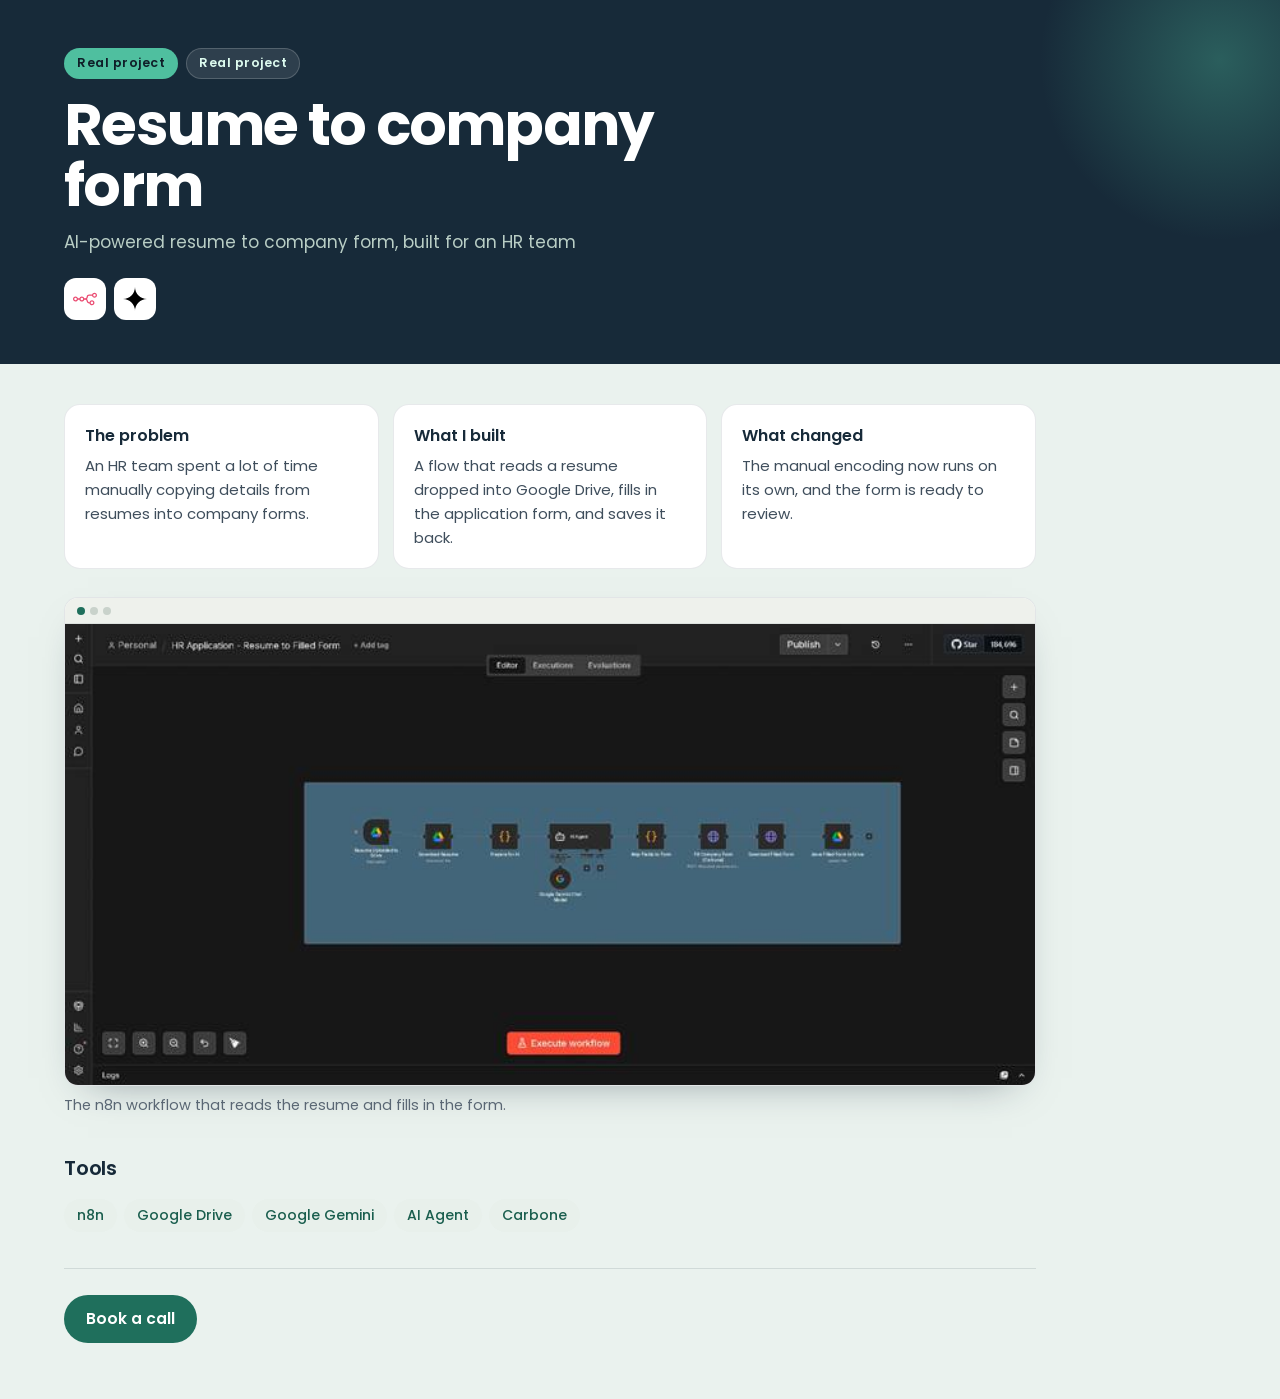
<file: hire/builds/resume-to-form.html>
<!doctype html>
<html lang="en">
<head>
<meta charset="utf-8">
<meta name="viewport" content="width=device-width, initial-scale=1">
<title>Resume to company form | Jasper Dio</title>
<meta name="robots" content="noindex">
<link rel="preconnect" href="https://fonts.googleapis.com"><link rel="preconnect" href="https://fonts.gstatic.com" crossorigin>
<link rel="stylesheet" href="https://fonts.googleapis.com/css2?family=Poppins:wght@400;500;600;700&display=swap">
<style>
*,*::before,*::after{box-sizing:border-box}
html{-webkit-text-size-adjust:100%}
body{margin:0;background:#EAF2EE;color:#3F4E5C;font:400 16px/1.65 Poppins,system-ui,sans-serif;-webkit-font-smoothing:antialiased}
h1,h2,h3{color:#172A39;margin:0;letter-spacing:-.01em}
p{margin:0}
.top{background:#172A39;color:#C9DAD2;padding:48px clamp(20px,5vw,64px) 44px;position:relative;overflow:hidden}
.top::after{content:"";position:absolute;right:-120px;top:-120px;width:360px;height:360px;border-radius:50%;background:radial-gradient(closest-side,rgba(79,191,159,.35),transparent)}
.lab{display:flex;flex-wrap:wrap;gap:8px;align-items:center}
.pill{font-size:12.5px;font-weight:600;letter-spacing:.04em;padding:4px 12px;border-radius:999px;background:rgba(255,255,255,.1);color:#DDFBEF;border:1px solid rgba(255,255,255,.18)}
.pill.real{background:#4FBF9F;color:#0F1E28;border-color:transparent}
.top h1{color:#fff;font-size:clamp(34px,5vw,58px);line-height:1.05;font-weight:700;letter-spacing:-.03em;margin-top:16px;max-width:16ch}
.top .sub{margin-top:12px;font-size:17px;color:#B9CEC5;max-width:52ch}
.logos{display:flex;gap:8px;margin-top:22px}
.logos span{width:42px;height:42px;border-radius:12px;background:#fff;display:grid;place-items:center}
.logos img{max-width:26px;max-height:24px}
main{padding:36px clamp(20px,5vw,64px) 56px;max-width:1100px}
.text{font-size:17px;max-width:62ch}
.cs{display:grid;grid-template-columns:repeat(3,minmax(0,1fr));gap:14px;margin-top:4px}
.cs div{background:#fff;border:1px solid rgba(23,42,57,.1);border-radius:16px;padding:18px 20px}
.cs b{display:block;color:#172A39;font-weight:600;margin-bottom:4px}
.cs p{font-size:15px;line-height:1.6}
.shots{display:grid;gap:22px;margin-top:28px}
.shots figure{margin:0}
.win{background:#fff;border:1px solid rgba(23,42,57,.12);border-radius:14px;overflow:hidden;box-shadow:0 16px 40px -24px rgba(23,42,57,.5)}
.win>i{display:block;height:26px;background:#EEF1EC;border-bottom:1px solid rgba(23,42,57,.08);position:relative}
.win>i::before{content:"";position:absolute;left:12px;top:9px;width:8px;height:8px;border-radius:50%;background:#1F6F5C;box-shadow:13px 0 0 #C9D2CB,26px 0 0 #C9D2CB}
.win img{display:block;width:100%;height:auto}
figcaption{margin-top:8px;font-size:14.5px;color:#5A6774}
.flowbox{margin-top:28px;background:#fff;border:1px solid rgba(23,42,57,.1);border-radius:16px;padding:34px 16px}
.flow{display:flex;flex-direction:column;align-items:center;gap:6px}
.frow{display:flex;gap:8px;flex-wrap:wrap;justify-content:center}
.fn{background:#E8F0EB;border:1px solid rgba(31,111,92,.25);color:#172A39;border-radius:12px;padding:8px 16px;font-weight:500;font-size:15px;text-align:center}
.fa{color:#1F6F5C;line-height:0}
h2{font-size:20px;margin:34px 0 14px;font-weight:600}
.parts{display:grid;gap:14px}
.parts div{border-left:3px solid #1F6F5C;padding:2px 0 2px 16px}
.parts b{color:#172A39;font-weight:600}
.parts p{font-size:15.5px}
.list{list-style:none;margin:0;padding:0;display:grid;grid-template-columns:repeat(2,minmax(0,1fr));gap:8px 22px}
.list li{display:flex;gap:9px;font-size:15.5px}
.list svg{color:#1F6F5C;flex:none;margin-top:3px}
.steps{display:grid;grid-template-columns:repeat(auto-fit,minmax(260px,1fr));gap:14px}
.steps div{background:#fff;border:1px solid rgba(23,42,57,.1);border-radius:16px;padding:18px 20px}
.steps b{color:#172A39;font-weight:600}
.steps ol{margin:8px 0 0;padding-left:20px;font-size:15.5px}
.tools{display:flex;flex-wrap:wrap;gap:7px}
.tools span{background:#E8F0EB;color:#1A5E4E;font-size:14px;font-weight:500;padding:5px 13px;border-radius:999px}
.foot{display:flex;flex-wrap:wrap;gap:12px;margin-top:36px;padding-top:26px;border-top:1px solid rgba(23,42,57,.12)}
.btn{display:inline-flex;align-items:center;gap:8px;min-height:48px;padding:0 22px;border-radius:999px;font-weight:600;font-size:15.5px;text-decoration:none}
.btn-p{background:#1F6F5C;color:#fff}.btn-p:hover{background:#185A4A}
.btn-g{border:1.5px solid rgba(23,42,57,.25);color:#172A39}.btn-g:hover{border-color:#1F6F5C}
:focus-visible{outline:3px solid #1F6F5C;outline-offset:3px}
@media (max-width:760px){.cs,.list{grid-template-columns:1fr}.top{padding-top:36px}}
</style>
</head>
<body>
<header class="top">
  <div class="lab"><span class="pill real">Real project</span><span class="pill">Real project</span></div>
  <h1>Resume to company form</h1>
  <p class="sub">AI-powered resume to company form, built for an HR team</p>
  <div class="logos" aria-hidden="true"><span><img src="../icons/ai/n8n.svg" alt=""></span><span><img src="../jasper/tools/google-gemini.svg" alt=""></span></div>
</header>
<main>
  
  <div class="cs"><div><b>The problem</b><p>An HR team spent a lot of time manually copying details from resumes into company forms.</p></div><div><b>What I built</b><p>A flow that reads a resume dropped into Google Drive, fills in the application form, and saves it back.</p></div><div><b>What changed</b><p>The manual encoding now runs on its own, and the form is ready to review.</p></div></div>
  <div class="shots"><figure><div class="win"><i></i><img src="../jasper/shots/p2.jpg" alt="The n8n workflow that reads the resume and fills in the form."></div><figcaption>The n8n workflow that reads the resume and fills in the form.</figcaption></figure></div>
  
  
  
  <h2>Tools</h2><div class="tools"><span>n8n</span><span>Google Drive</span><span>Google Gemini</span><span>AI Agent</span><span>Carbone</span></div>
  <div class="foot">
    
    <a class="btn btn-p" href="https://calendly.com/jasper-workflow/30min" target="_blank" rel="noopener">Book a call</a>
  </div>
</main>
</body>
</html>
</file>
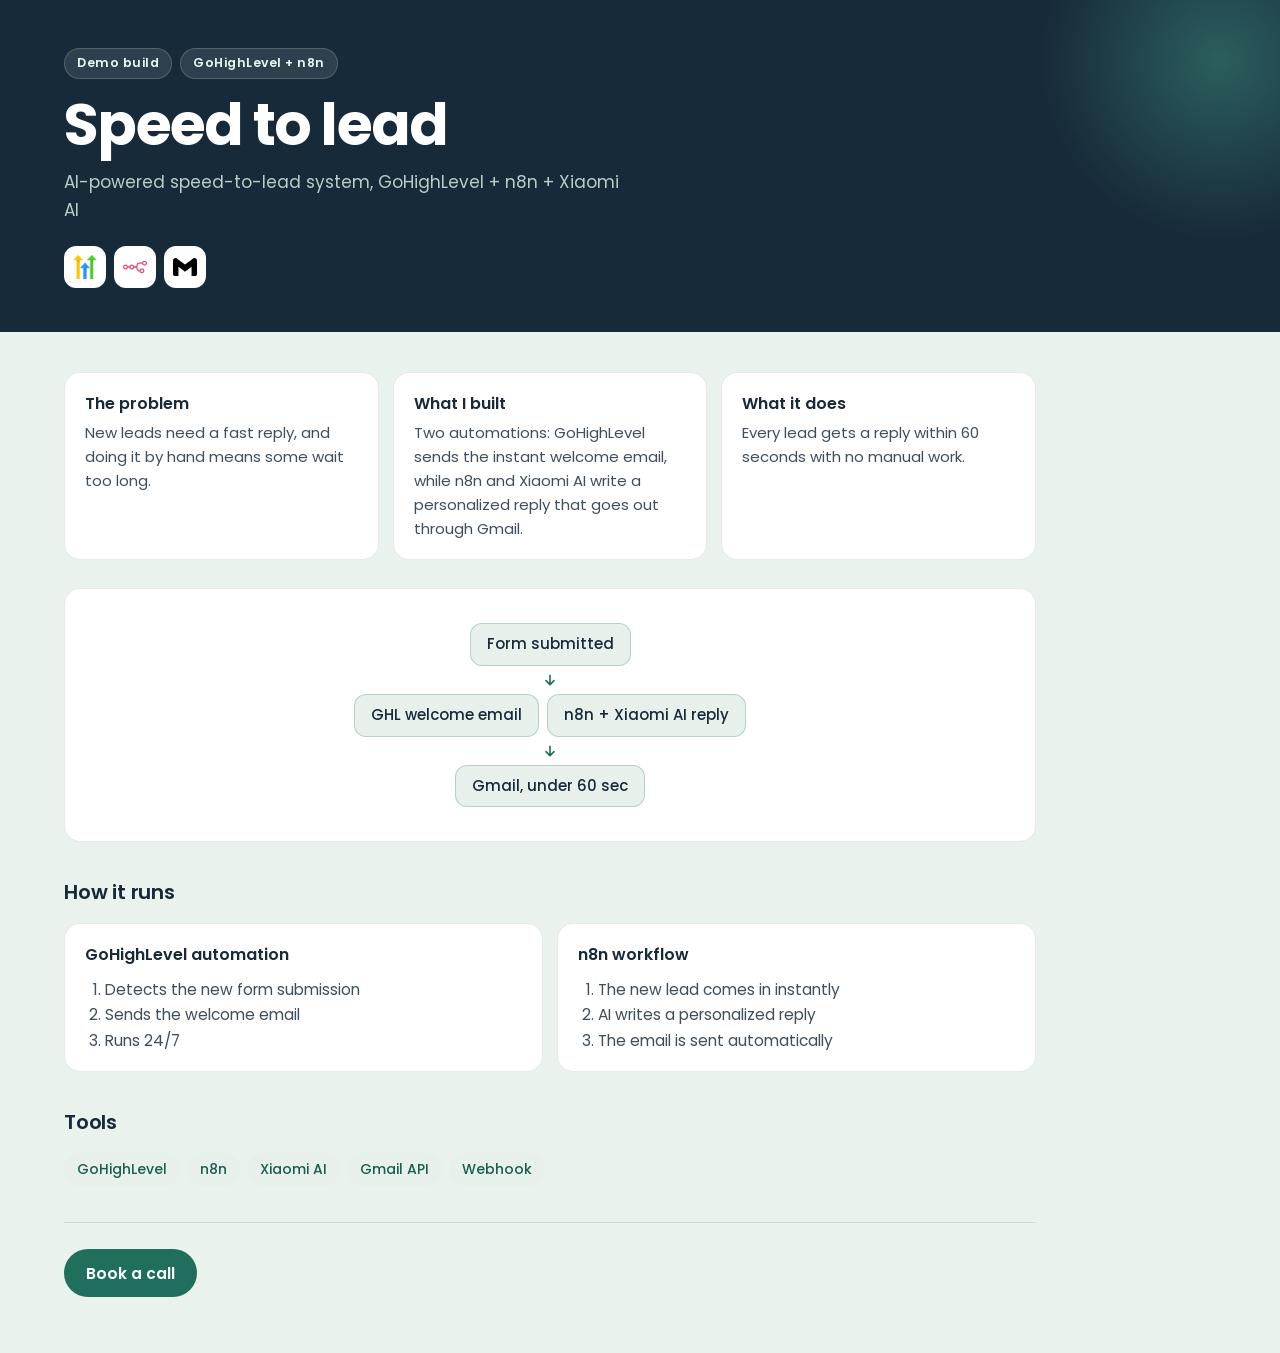
<file: hire/builds/speed-to-lead.html>
<!doctype html>
<html lang="en">
<head>
<meta charset="utf-8">
<meta name="viewport" content="width=device-width, initial-scale=1">
<title>Speed to lead | Jasper Dio</title>
<meta name="robots" content="noindex">
<link rel="preconnect" href="https://fonts.googleapis.com"><link rel="preconnect" href="https://fonts.gstatic.com" crossorigin>
<link rel="stylesheet" href="https://fonts.googleapis.com/css2?family=Poppins:wght@400;500;600;700&display=swap">
<style>
*,*::before,*::after{box-sizing:border-box}
html{-webkit-text-size-adjust:100%}
body{margin:0;background:#EAF2EE;color:#3F4E5C;font:400 16px/1.65 Poppins,system-ui,sans-serif;-webkit-font-smoothing:antialiased}
h1,h2,h3{color:#172A39;margin:0;letter-spacing:-.01em}
p{margin:0}
.top{background:#172A39;color:#C9DAD2;padding:48px clamp(20px,5vw,64px) 44px;position:relative;overflow:hidden}
.top::after{content:"";position:absolute;right:-120px;top:-120px;width:360px;height:360px;border-radius:50%;background:radial-gradient(closest-side,rgba(79,191,159,.35),transparent)}
.lab{display:flex;flex-wrap:wrap;gap:8px;align-items:center}
.pill{font-size:12.5px;font-weight:600;letter-spacing:.04em;padding:4px 12px;border-radius:999px;background:rgba(255,255,255,.1);color:#DDFBEF;border:1px solid rgba(255,255,255,.18)}
.pill.real{background:#4FBF9F;color:#0F1E28;border-color:transparent}
.top h1{color:#fff;font-size:clamp(34px,5vw,58px);line-height:1.05;font-weight:700;letter-spacing:-.03em;margin-top:16px;max-width:16ch}
.top .sub{margin-top:12px;font-size:17px;color:#B9CEC5;max-width:52ch}
.logos{display:flex;gap:8px;margin-top:22px}
.logos span{width:42px;height:42px;border-radius:12px;background:#fff;display:grid;place-items:center}
.logos img{max-width:26px;max-height:24px}
main{padding:36px clamp(20px,5vw,64px) 56px;max-width:1100px}
.text{font-size:17px;max-width:62ch}
.cs{display:grid;grid-template-columns:repeat(3,minmax(0,1fr));gap:14px;margin-top:4px}
.cs div{background:#fff;border:1px solid rgba(23,42,57,.1);border-radius:16px;padding:18px 20px}
.cs b{display:block;color:#172A39;font-weight:600;margin-bottom:4px}
.cs p{font-size:15px;line-height:1.6}
.shots{display:grid;gap:22px;margin-top:28px}
.shots figure{margin:0}
.win{background:#fff;border:1px solid rgba(23,42,57,.12);border-radius:14px;overflow:hidden;box-shadow:0 16px 40px -24px rgba(23,42,57,.5)}
.win>i{display:block;height:26px;background:#EEF1EC;border-bottom:1px solid rgba(23,42,57,.08);position:relative}
.win>i::before{content:"";position:absolute;left:12px;top:9px;width:8px;height:8px;border-radius:50%;background:#1F6F5C;box-shadow:13px 0 0 #C9D2CB,26px 0 0 #C9D2CB}
.win img{display:block;width:100%;height:auto}
figcaption{margin-top:8px;font-size:14.5px;color:#5A6774}
.flowbox{margin-top:28px;background:#fff;border:1px solid rgba(23,42,57,.1);border-radius:16px;padding:34px 16px}
.flow{display:flex;flex-direction:column;align-items:center;gap:6px}
.frow{display:flex;gap:8px;flex-wrap:wrap;justify-content:center}
.fn{background:#E8F0EB;border:1px solid rgba(31,111,92,.25);color:#172A39;border-radius:12px;padding:8px 16px;font-weight:500;font-size:15px;text-align:center}
.fa{color:#1F6F5C;line-height:0}
h2{font-size:20px;margin:34px 0 14px;font-weight:600}
.parts{display:grid;gap:14px}
.parts div{border-left:3px solid #1F6F5C;padding:2px 0 2px 16px}
.parts b{color:#172A39;font-weight:600}
.parts p{font-size:15.5px}
.list{list-style:none;margin:0;padding:0;display:grid;grid-template-columns:repeat(2,minmax(0,1fr));gap:8px 22px}
.list li{display:flex;gap:9px;font-size:15.5px}
.list svg{color:#1F6F5C;flex:none;margin-top:3px}
.steps{display:grid;grid-template-columns:repeat(auto-fit,minmax(260px,1fr));gap:14px}
.steps div{background:#fff;border:1px solid rgba(23,42,57,.1);border-radius:16px;padding:18px 20px}
.steps b{color:#172A39;font-weight:600}
.steps ol{margin:8px 0 0;padding-left:20px;font-size:15.5px}
.tools{display:flex;flex-wrap:wrap;gap:7px}
.tools span{background:#E8F0EB;color:#1A5E4E;font-size:14px;font-weight:500;padding:5px 13px;border-radius:999px}
.foot{display:flex;flex-wrap:wrap;gap:12px;margin-top:36px;padding-top:26px;border-top:1px solid rgba(23,42,57,.12)}
.btn{display:inline-flex;align-items:center;gap:8px;min-height:48px;padding:0 22px;border-radius:999px;font-weight:600;font-size:15.5px;text-decoration:none}
.btn-p{background:#1F6F5C;color:#fff}.btn-p:hover{background:#185A4A}
.btn-g{border:1.5px solid rgba(23,42,57,.25);color:#172A39}.btn-g:hover{border-color:#1F6F5C}
:focus-visible{outline:3px solid #1F6F5C;outline-offset:3px}
@media (max-width:760px){.cs,.list{grid-template-columns:1fr}.top{padding-top:36px}}
</style>
</head>
<body>
<header class="top">
  <div class="lab"><span class="pill">Demo build</span><span class="pill">GoHighLevel + n8n</span></div>
  <h1>Speed to lead</h1>
  <p class="sub">AI-powered speed-to-lead system, GoHighLevel + n8n + Xiaomi AI</p>
  <div class="logos" aria-hidden="true"><span><img src="../icons/gohighlevel.png" alt=""></span><span><img src="../icons/ai/n8n.svg" alt=""></span><span><img src="../jasper/tools/gmail.svg" alt=""></span></div>
</header>
<main>
  
  <div class="cs"><div><b>The problem</b><p>New leads need a fast reply, and doing it by hand means some wait too long.</p></div><div><b>What I built</b><p>Two automations: GoHighLevel sends the instant welcome email, while n8n and Xiaomi AI write a personalized reply that goes out through Gmail.</p></div><div><b>What it does</b><p>Every lead gets a reply within 60 seconds with no manual work.</p></div></div>
  <div class="flowbox"><div class="flow"><span class="fn">Form submitted</span><span class="fa" aria-hidden="true"><svg width="16" height="16" viewBox="0 0 24 24" fill="none" stroke="currentColor" stroke-width="2.4" stroke-linecap="round" stroke-linejoin="round"><path d="M12 5v14M6 13l6 6 6-6"/></svg></span><div class="frow"><span class="fn">GHL welcome email</span><span class="fn">n8n + Xiaomi AI reply</span></div><span class="fa" aria-hidden="true"><svg width="16" height="16" viewBox="0 0 24 24" fill="none" stroke="currentColor" stroke-width="2.4" stroke-linecap="round" stroke-linejoin="round"><path d="M12 5v14M6 13l6 6 6-6"/></svg></span><span class="fn">Gmail, under 60 sec</span></div></div>
  
  
  <h2>How it runs</h2><div class="steps"><div><b>GoHighLevel automation</b><ol><li>Detects the new form submission</li><li>Sends the welcome email</li><li>Runs 24/7</li></ol></div><div><b>n8n workflow</b><ol><li>The new lead comes in instantly</li><li>AI writes a personalized reply</li><li>The email is sent automatically</li></ol></div></div>
  <h2>Tools</h2><div class="tools"><span>GoHighLevel</span><span>n8n</span><span>Xiaomi AI</span><span>Gmail API</span><span>Webhook</span></div>
  <div class="foot">
    
    <a class="btn btn-p" href="https://calendly.com/jasper-workflow/30min" target="_blank" rel="noopener">Book a call</a>
  </div>
</main>
</body>
</html>
</file>
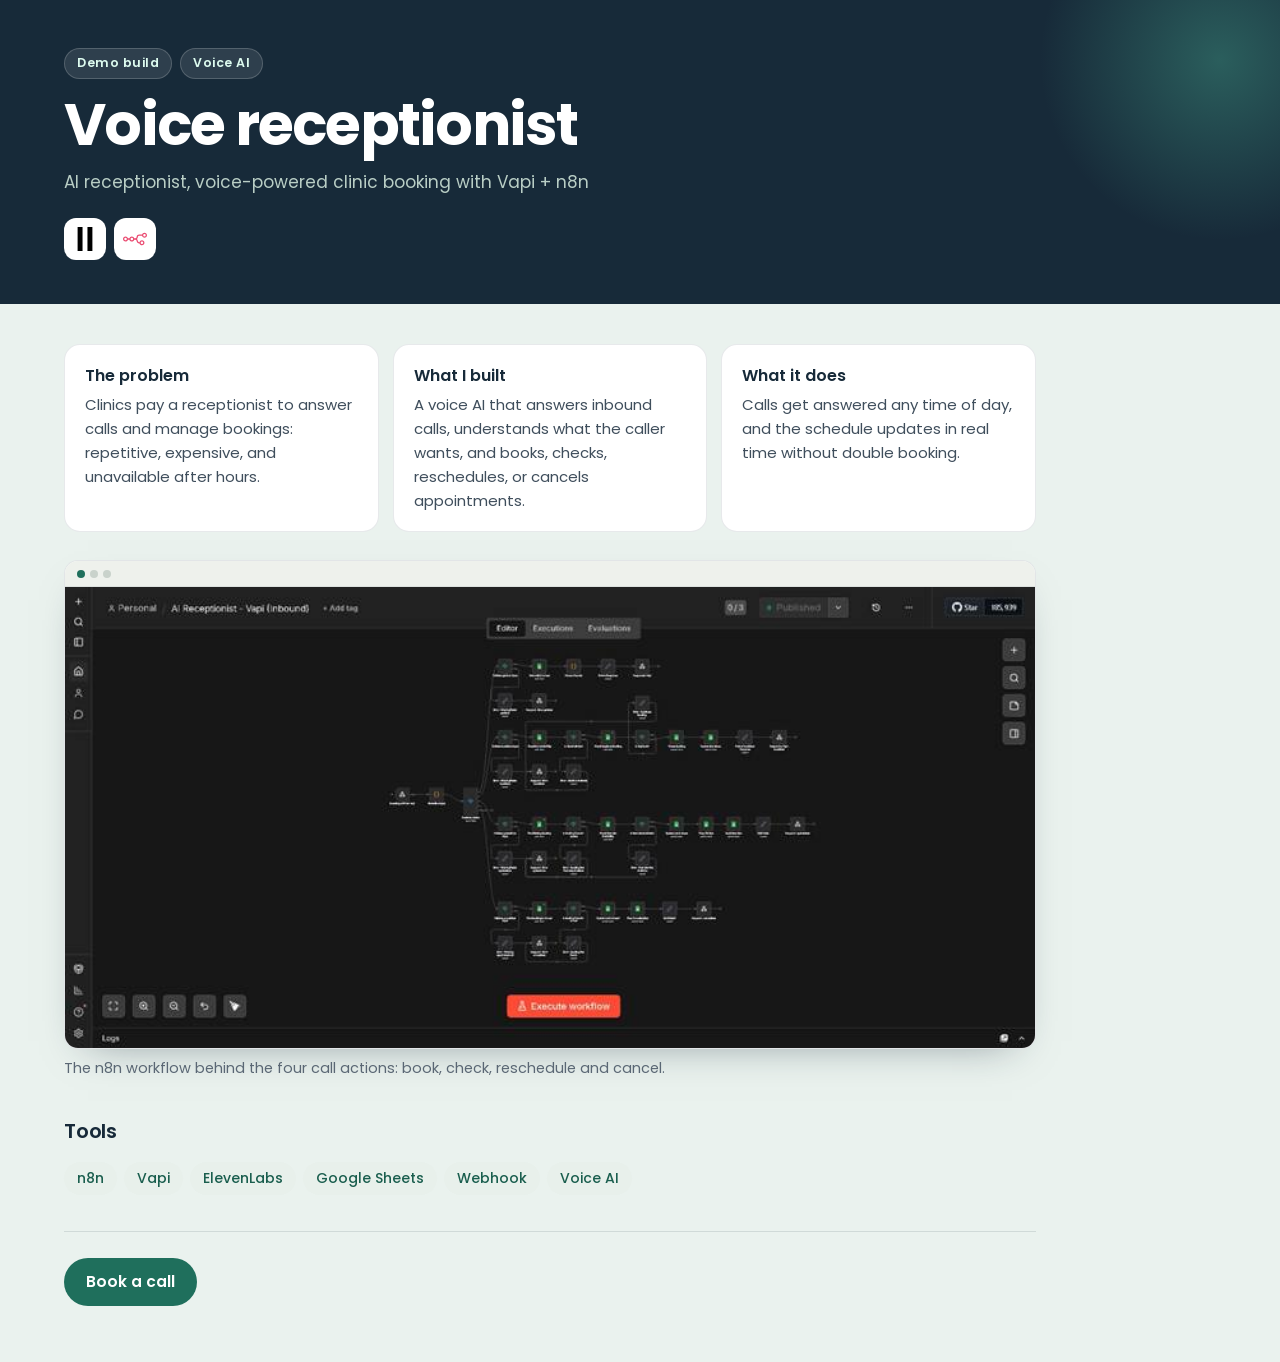
<file: hire/builds/voice-receptionist.html>
<!doctype html>
<html lang="en">
<head>
<meta charset="utf-8">
<meta name="viewport" content="width=device-width, initial-scale=1">
<title>Voice receptionist | Jasper Dio</title>
<meta name="robots" content="noindex">
<link rel="preconnect" href="https://fonts.googleapis.com"><link rel="preconnect" href="https://fonts.gstatic.com" crossorigin>
<link rel="stylesheet" href="https://fonts.googleapis.com/css2?family=Poppins:wght@400;500;600;700&display=swap">
<style>
*,*::before,*::after{box-sizing:border-box}
html{-webkit-text-size-adjust:100%}
body{margin:0;background:#EAF2EE;color:#3F4E5C;font:400 16px/1.65 Poppins,system-ui,sans-serif;-webkit-font-smoothing:antialiased}
h1,h2,h3{color:#172A39;margin:0;letter-spacing:-.01em}
p{margin:0}
.top{background:#172A39;color:#C9DAD2;padding:48px clamp(20px,5vw,64px) 44px;position:relative;overflow:hidden}
.top::after{content:"";position:absolute;right:-120px;top:-120px;width:360px;height:360px;border-radius:50%;background:radial-gradient(closest-side,rgba(79,191,159,.35),transparent)}
.lab{display:flex;flex-wrap:wrap;gap:8px;align-items:center}
.pill{font-size:12.5px;font-weight:600;letter-spacing:.04em;padding:4px 12px;border-radius:999px;background:rgba(255,255,255,.1);color:#DDFBEF;border:1px solid rgba(255,255,255,.18)}
.pill.real{background:#4FBF9F;color:#0F1E28;border-color:transparent}
.top h1{color:#fff;font-size:clamp(34px,5vw,58px);line-height:1.05;font-weight:700;letter-spacing:-.03em;margin-top:16px;max-width:16ch}
.top .sub{margin-top:12px;font-size:17px;color:#B9CEC5;max-width:52ch}
.logos{display:flex;gap:8px;margin-top:22px}
.logos span{width:42px;height:42px;border-radius:12px;background:#fff;display:grid;place-items:center}
.logos img{max-width:26px;max-height:24px}
main{padding:36px clamp(20px,5vw,64px) 56px;max-width:1100px}
.text{font-size:17px;max-width:62ch}
.cs{display:grid;grid-template-columns:repeat(3,minmax(0,1fr));gap:14px;margin-top:4px}
.cs div{background:#fff;border:1px solid rgba(23,42,57,.1);border-radius:16px;padding:18px 20px}
.cs b{display:block;color:#172A39;font-weight:600;margin-bottom:4px}
.cs p{font-size:15px;line-height:1.6}
.shots{display:grid;gap:22px;margin-top:28px}
.shots figure{margin:0}
.win{background:#fff;border:1px solid rgba(23,42,57,.12);border-radius:14px;overflow:hidden;box-shadow:0 16px 40px -24px rgba(23,42,57,.5)}
.win>i{display:block;height:26px;background:#EEF1EC;border-bottom:1px solid rgba(23,42,57,.08);position:relative}
.win>i::before{content:"";position:absolute;left:12px;top:9px;width:8px;height:8px;border-radius:50%;background:#1F6F5C;box-shadow:13px 0 0 #C9D2CB,26px 0 0 #C9D2CB}
.win img{display:block;width:100%;height:auto}
figcaption{margin-top:8px;font-size:14.5px;color:#5A6774}
.flowbox{margin-top:28px;background:#fff;border:1px solid rgba(23,42,57,.1);border-radius:16px;padding:34px 16px}
.flow{display:flex;flex-direction:column;align-items:center;gap:6px}
.frow{display:flex;gap:8px;flex-wrap:wrap;justify-content:center}
.fn{background:#E8F0EB;border:1px solid rgba(31,111,92,.25);color:#172A39;border-radius:12px;padding:8px 16px;font-weight:500;font-size:15px;text-align:center}
.fa{color:#1F6F5C;line-height:0}
h2{font-size:20px;margin:34px 0 14px;font-weight:600}
.parts{display:grid;gap:14px}
.parts div{border-left:3px solid #1F6F5C;padding:2px 0 2px 16px}
.parts b{color:#172A39;font-weight:600}
.parts p{font-size:15.5px}
.list{list-style:none;margin:0;padding:0;display:grid;grid-template-columns:repeat(2,minmax(0,1fr));gap:8px 22px}
.list li{display:flex;gap:9px;font-size:15.5px}
.list svg{color:#1F6F5C;flex:none;margin-top:3px}
.steps{display:grid;grid-template-columns:repeat(auto-fit,minmax(260px,1fr));gap:14px}
.steps div{background:#fff;border:1px solid rgba(23,42,57,.1);border-radius:16px;padding:18px 20px}
.steps b{color:#172A39;font-weight:600}
.steps ol{margin:8px 0 0;padding-left:20px;font-size:15.5px}
.tools{display:flex;flex-wrap:wrap;gap:7px}
.tools span{background:#E8F0EB;color:#1A5E4E;font-size:14px;font-weight:500;padding:5px 13px;border-radius:999px}
.foot{display:flex;flex-wrap:wrap;gap:12px;margin-top:36px;padding-top:26px;border-top:1px solid rgba(23,42,57,.12)}
.btn{display:inline-flex;align-items:center;gap:8px;min-height:48px;padding:0 22px;border-radius:999px;font-weight:600;font-size:15.5px;text-decoration:none}
.btn-p{background:#1F6F5C;color:#fff}.btn-p:hover{background:#185A4A}
.btn-g{border:1.5px solid rgba(23,42,57,.25);color:#172A39}.btn-g:hover{border-color:#1F6F5C}
:focus-visible{outline:3px solid #1F6F5C;outline-offset:3px}
@media (max-width:760px){.cs,.list{grid-template-columns:1fr}.top{padding-top:36px}}
</style>
</head>
<body>
<header class="top">
  <div class="lab"><span class="pill">Demo build</span><span class="pill">Voice AI</span></div>
  <h1>Voice receptionist</h1>
  <p class="sub">AI receptionist, voice-powered clinic booking with Vapi + n8n</p>
  <div class="logos" aria-hidden="true"><span><img src="../icons/ai/elevenlabs.svg" alt=""></span><span><img src="../icons/ai/n8n.svg" alt=""></span></div>
</header>
<main>
  
  <div class="cs"><div><b>The problem</b><p>Clinics pay a receptionist to answer calls and manage bookings: repetitive, expensive, and unavailable after hours.</p></div><div><b>What I built</b><p>A voice AI that answers inbound calls, understands what the caller wants, and books, checks, reschedules, or cancels appointments.</p></div><div><b>What it does</b><p>Calls get answered any time of day, and the schedule updates in real time without double booking.</p></div></div>
  <div class="shots"><figure><div class="win"><i></i><img src="../jasper/shots/p4.jpg" alt="The n8n workflow behind the four call actions: book, check, reschedule and cancel."></div><figcaption>The n8n workflow behind the four call actions: book, check, reschedule and cancel.</figcaption></figure></div>
  
  
  
  <h2>Tools</h2><div class="tools"><span>n8n</span><span>Vapi</span><span>ElevenLabs</span><span>Google Sheets</span><span>Webhook</span><span>Voice AI</span></div>
  <div class="foot">
    
    <a class="btn btn-p" href="https://calendly.com/jasper-workflow/30min" target="_blank" rel="noopener">Book a call</a>
  </div>
</main>
</body>
</html>
</file>
<file: hire/assets/index-BMA66o3Q.css>
:root{--navy: #172A39;--navy-ink: #0F1E28;--cream: #EAF2EE;--white: #FFFFFF;--accent: #1F6F5C;--accent-hover: #2E8A70;--accent-ink: #1F6F5C;--muted: #5A6774;--divider: rgba(23, 42, 57, .12);--success: #2E9E6B;--error: #D9544F;--brands-chip-bg: #F6FAF8;--brands-chip-border: rgba(23, 42, 57, .1);--font-display: "Poppins", system-ui, -apple-system, sans-serif;--fs-display: clamp(64px, 9vw, 128px);--fs-h2: clamp(32px, 4vw, 56px);--fs-h3: clamp(22px, 2vw, 28px);--fs-body: 15px;--fs-eyebrow: 12px;--fs-nav: 15px;--lh-tight: .95;--lh-heading: 1.25;--lh-body: 1.65;--ls-display: -.03em;--ls-eyebrow: .18em;--container-x: clamp(24px, 6vw, 96px);--section-pad-y: clamp(110px, 13vh, 170px);--radius-card: 24px;--radius-pill: 999px;--radius-circle: 50%;--shadow-soft: 0 20px 60px -20px rgba(23, 42, 57, .25);--shadow-card: 0 40px 120px -30px rgba(15, 30, 40, .35);--shadow-btn: 0 8px 24px -8px rgba(23, 42, 57, .25);--ease-out: cubic-bezier(.22, 1, .36, 1);--ease-spring: cubic-bezier(.34, 1.56, .64, 1);--dur-fast: .18s;--dur-med: .32s;--dur-slow: .6s}@media(prefers-reduced-motion:reduce){*,*:before,*:after{animation-duration:.01ms!important;animation-iteration-count:1!important;transition-duration:.01ms!important}}:root{--rail-w: 0px;--panel-x: clamp(20px, 4vw, 64px);--paper: #F6FAF8;--line: rgba(23, 42, 57, .14);--line-strong:rgba(23, 42, 57, .28);--tint: rgba(23, 42, 57, .05);--tint-strong:rgba(23, 42, 57, .09);--glass: rgba(246, 250, 248, .72);--plate: #EAF2EE;--panel-dark: #0F1E28;--verified: #0866FF;--plate-ink: #172A39}@media(min-width:1100px){:root{--rail-w: 312px}}[data-theme=dark]{--cream: #182833;--paper: #1D3240;--white: #22394A;--navy: #DDFBEF;--navy-ink: #0F1E28;--muted: rgba(221, 251, 239, .6);--divider: rgba(255, 255, 255, .1);--line: rgba(255, 255, 255, .09);--line-strong: rgba(255, 255, 255, .2);--tint: rgba(255, 255, 255, .05);--tint-strong: rgba(255, 255, 255, .09);--glass: rgba(34, 57, 74, .72);--accent-ink: #6FD7B7;--panel-dark: #1D3240;--brands-chip-bg: #EAF2EE;--brands-chip-border: rgba(255, 255, 255, .14);--shadow-soft: 0 20px 60px -20px rgba(0, 0, 0, .75);--shadow-card: 0 40px 120px -30px rgba(0, 0, 0, .85);--shadow-btn: 0 8px 24px -8px rgba(0, 0, 0, .7)}@font-face{font-family:Poppins;font-style:normal;font-display:swap;font-weight:400;src:url(/hire/assets/poppins-latin-400-normal-cpxAROuN.woff2) format("woff2"),url(/hire/assets/poppins-latin-400-normal-BOb3E3N0.woff) format("woff")}@font-face{font-family:Poppins;font-style:normal;font-display:swap;font-weight:500;src:url(/hire/assets/poppins-latin-500-normal-C8OXljZJ.woff2) format("woff2"),url(/hire/assets/poppins-latin-500-normal-DGXqpDMm.woff) format("woff")}@font-face{font-family:Poppins;font-style:normal;font-display:swap;font-weight:600;src:url(/hire/assets/poppins-latin-600-normal-zEkxB9Mr.woff2) format("woff2"),url(/hire/assets/poppins-latin-600-normal-BJdTmd5m.woff) format("woff")}@font-face{font-family:Poppins;font-style:normal;font-display:swap;font-weight:700;src:url(/hire/assets/poppins-latin-700-normal-Qrb0O0WB.woff2) format("woff2"),url(/hire/assets/poppins-latin-700-normal-BVuQR_eA.woff) format("woff")}*,*:before,*:after{box-sizing:border-box;margin:0;padding:0}html,body{height:100%}html{scroll-behavior:smooth;scroll-padding-top:96px}@media(prefers-reduced-motion:reduce){html{scroll-behavior:auto}}body{font-family:var(--font-display);font-size:var(--fs-body);line-height:var(--lh-body);background:var(--cream);color:var(--navy);-webkit-font-smoothing:antialiased;-moz-osx-font-smoothing:grayscale;text-rendering:optimizeLegibility;overflow-x:hidden;animation:page-fadein .45s cubic-bezier(.22,1,.36,1) both}@keyframes page-fadein{0%{opacity:0}to{opacity:1}}#root{isolation:isolate}img,svg{display:block;max-width:100%}a{color:inherit;text-decoration:none}button{font:inherit;color:inherit;background:none;border:none;cursor:pointer}:focus-visible{outline:2px solid var(--accent);outline-offset:3px;border-radius:4px}.skip-link{position:absolute;top:-100px;left:16px;padding:12px 20px;background:var(--navy);color:var(--white);border-radius:8px;z-index:100;transition:top var(--dur-fast) var(--ease-out)}.skip-link:focus-visible{top:16px}.sr-only{position:absolute;width:1px;height:1px;padding:0;margin:-1px;overflow:hidden;clip:rect(0,0,0,0);white-space:nowrap;border:0}.hero-canvas{position:fixed;inset:0;z-index:0;width:100%;height:100%;pointer-events:none;background:var(--cream)}main>*{position:relative;z-index:1}.dark-section,.dark-section-alt{background-color:var(--panel-dark)}.intro{position:fixed;inset:0;z-index:9999;pointer-events:none}.intro--leaving{animation:intro-fade-out 1s cubic-bezier(.45,0,.55,1) .32s forwards}@keyframes intro-fade-out{to{opacity:0}}.intro__stage{position:absolute;inset:0;background:radial-gradient(circle at 50% 55%,rgba(31,111,92,.08),transparent 55%),var(--navy-ink)}.intro__scene{position:absolute;left:50%;top:50%;width:min(78vmin,560px);aspect-ratio:1;transform:translate(-50%,-50%)}.intro__ripple{position:absolute;inset:0;width:100%;height:100%;overflow:visible}.intro__drop{fill:var(--accent);transform-box:view-box;transform-origin:300px 330px;opacity:0;animation:intro-drop .58s forwards}@keyframes intro-drop{0%{opacity:1;transform:scale(1) translateY(0);animation-timing-function:cubic-bezier(.55,0,1,.45)}78%{opacity:1;transform:scale(1) translateY(226px);animation-timing-function:cubic-bezier(.2,.9,.3,1.3)}88%{opacity:1;transform:scale(1.45,.4) translateY(226px)}to{opacity:0;transform:scale(1.7,.28) translateY(226px)}}.intro__flash{fill:var(--white);transform-box:fill-box;transform-origin:center;opacity:0;transform:scale(.2);animation:intro-flash .14s ease-out .45s forwards}@keyframes intro-flash{0%{opacity:0;transform:scale(.2)}35%{opacity:1;transform:scale(1.6)}to{opacity:0;transform:scale(.3)}}.intro__ring{stroke:var(--cream);stroke-width:1.5;fill:none;opacity:0;transform-box:fill-box;transform-origin:center;animation:intro-ring .7s cubic-bezier(.22,1,.36,1) forwards}.intro__ring--1{--ring-o: .95;transform:scale(.85) rotate(1.2deg);animation-delay:.5s}.intro__ring--2{--ring-o: .9;transform:scale(.85) rotate(-1.5deg);animation-delay:.59s}.intro__ring--3{--ring-o: .85;transform:scale(.85) rotate(1.2deg);animation-delay:685ms}.intro__ring--4{--ring-o: .72;transform:scale(.85) rotate(-1.5deg);animation-delay:.79s}.intro__ring--5{--ring-o: .6;transform:scale(.85) rotate(1.2deg);animation-delay:.91s}.intro__ring--6{--ring-o: .45;transform:scale(.85) rotate(-1.5deg);animation-delay:1.04s}@keyframes intro-ring{to{opacity:var(--ring-o);stroke-dashoffset:0;transform:scale(1) rotate(0)}}.intro__ring-accent{stroke:var(--accent);stroke-width:2;fill:none;opacity:0;animation:intro-ring-accent 1.05s forwards 1.15s}@keyframes intro-ring-accent{0%{opacity:0;stroke-dashoffset:698;animation-timing-function:cubic-bezier(.22,1,.36,1)}10%{opacity:.9}57%{opacity:.9;stroke-dashoffset:0}to{opacity:.35;stroke-dashoffset:0}}.intro__lockup{position:absolute;left:50%;top:34%;transform:translate(-50%);display:flex;flex-direction:column;align-items:center;gap:10px;z-index:2}.intro__mark{width:56px;height:56px;border-radius:var(--radius-circle);object-fit:contain;background:var(--white);padding:8px;box-shadow:0 12px 32px -14px #0f1e2880;opacity:0;animation:intro-mark .45s cubic-bezier(.34,1.56,.64,1) 1.3s forwards}@keyframes intro-mark{0%{opacity:0;transform:translateY(8px) scale(.6)}to{opacity:1;transform:translateY(0) scale(1)}}.intro__word{font-family:var(--font-display);font-size:clamp(22px,4vw,30px);font-weight:600;line-height:1;color:var(--cream);opacity:0;letter-spacing:.12em;animation:intro-word .43s cubic-bezier(.22,1,.36,1) 1.42s forwards}@keyframes intro-word{0%{opacity:0;transform:translateY(12px);letter-spacing:.12em}to{opacity:1;transform:translateY(0);letter-spacing:.04em}}.intro__tag{font-family:var(--font-display);font-size:13px;font-weight:400;letter-spacing:.02em;text-align:center;color:var(--cream);opacity:0;animation:intro-tag .4s var(--ease-out) 1.55s forwards}@keyframes intro-tag{0%{opacity:0;transform:translateY(6px)}to{opacity:.6;transform:translateY(0)}}.intro__flood{position:absolute;left:50%;top:calc(50% + min(3.9vmin,28px));width:220vmax;height:220vmax;margin:-110vmax 0 0 -110vmax;border-radius:50%;background:var(--accent-ink);transform:scale(0);z-index:3;will-change:transform}.intro--leaving .intro__flood{animation:intro-flood .28s cubic-bezier(.7,0,.84,0) forwards}@keyframes intro-flood{to{transform:scale(1)}}.intro--reduced{animation:none;transition:opacity .4s var(--ease-out)}.intro--reduced.intro--leaving{opacity:0}.intro--reduced .intro__drop,.intro--reduced .intro__flash,.intro--reduced .intro__flood{display:none}.intro--reduced .intro__ring{animation:intro-fade-static .2s var(--ease-out) forwards;stroke-dashoffset:0;transform:none}.intro--reduced .intro__ring-accent{animation:intro-fade-static .2s var(--ease-out) forwards;stroke-dashoffset:0;--ring-o: .35}.intro--reduced .intro__mark,.intro--reduced .intro__word,.intro--reduced .intro__tag{animation:intro-fade-static .2s var(--ease-out) forwards;transform:none;letter-spacing:.04em}.intro--reduced .intro__mark,.intro--reduced .intro__word{--ring-o: 1}.intro--reduced .intro__tag{--ring-o: .6}@keyframes intro-fade-static{to{opacity:var(--ring-o, 1)}}@media(prefers-reduced-motion:reduce){.intro{animation:none!important;transition:opacity .4s var(--ease-out)}.intro--leaving{opacity:0;transform:none}.intro__drop,.intro__flash,.intro__flood{display:none!important}.intro__ring,.intro__ring-accent{animation:intro-fade-static .2s var(--ease-out) forwards!important;stroke-dashoffset:0;transform:none}.intro__ring-accent{--ring-o: .35}.intro__mark,.intro__word,.intro__tag{animation:intro-fade-static .2s var(--ease-out) forwards!important;transform:none;letter-spacing:.04em}.intro__mark,.intro__word{--ring-o: 1}.intro__tag{--ring-o: .6}}.cursor-ring{position:fixed;top:0;left:0;width:36px;height:36px;display:grid;place-items:center;border:1.5px solid var(--white);border-radius:var(--radius-circle);background:transparent;mix-blend-mode:difference;pointer-events:none;z-index:9999;opacity:0;will-change:transform}.cursor-ring__label{font-size:11px;font-weight:600;text-transform:uppercase;letter-spacing:.08em;color:#000;opacity:0}[data-reveal]{opacity:0;transform:translateY(40px);transition:opacity .75s cubic-bezier(.22,1,.36,1),transform .75s cubic-bezier(.22,1,.36,1)}[data-reveal].is-revealed{opacity:1;transform:none}::view-transition-old(root),::view-transition-new(root){animation:none;mix-blend-mode:normal}html[data-theme-sweep]::view-transition-new(root){animation:theme-sweep 1.2s cubic-bezier(.55,0,.15,1) both}@keyframes theme-sweep{0%{clip-path:circle(0px at var(--sweep-x, 50%) var(--sweep-y, 50%))}to{clip-path:circle(var(--sweep-r, 150vmax) at var(--sweep-x, 50%) var(--sweep-y, 50%))}}.tg{display:block;overflow:hidden;transform:rotate(0);transition:transform .6s var(--ease-spring)}.tg__cut,.tg__disc,.tg__rays{transform-box:fill-box;transform-origin:center;transition:transform .6s var(--ease-spring),opacity .3s var(--ease-out)}.tg__cut{fill:var(--tg-bg, var(--white))}.rail__theme,.theme-btn{--tg-bg: var(--white)}[data-theme=dark] .theme-btn{--tg-bg: var(--paper)}.tg__cut{transform:translate(4.5px,-4.5px)}.tg__rays{opacity:0;transform:rotate(-60deg) scale(.55)}.tg[data-theme=dark]{transform:rotate(90deg)}.tg[data-theme=dark] .tg__cut{transform:translate(16px,-16px)}.tg[data-theme=dark] .tg__disc{transform:scale(.66)}.tg[data-theme=dark] .tg__rays{opacity:1;transform:none}@media(prefers-reduced-motion:reduce){.tg,.tg__cut,.tg__disc,.tg__rays{transition:none}}.nav{position:fixed;top:32px;transition:top .32s var(--ease-out);left:50%;transform:translate(-50%);width:clamp(720px,calc(100vw - (2*clamp(32px,10vw,160px))),1600px);display:flex;align-items:center;justify-content:space-between;padding:0;background:transparent;border:1px solid transparent;border-radius:var(--radius-pill);box-shadow:none;backdrop-filter:blur(0);-webkit-backdrop-filter:blur(0);z-index:10;transition:top var(--dur-med) var(--ease-out),width var(--dur-slow) var(--ease-out),padding var(--dur-slow) var(--ease-out),background-color var(--dur-slow) var(--ease-out),box-shadow var(--dur-slow) var(--ease-out),border-color var(--dur-slow) var(--ease-out),backdrop-filter var(--dur-slow) var(--ease-out)}.nav.is-scrolled{top:16px;width:min(580px,calc(100vw - 48px));padding:10px 36px 10px 10px;background:var(--navy);box-shadow:var(--shadow-card);border-color:#ffffff14;backdrop-filter:blur(12px);-webkit-backdrop-filter:blur(12px)}.nav.is-scrolled .nav__logo:after{content:"";position:absolute;right:-20px;top:50%;transform:translateY(-50%);width:1px;height:24px;background:#ffffff24}.nav.is-scrolled .nav__logo{width:48px;height:48px;padding:7px}.nav.is-scrolled .nav__link{color:var(--white)}.nav.is-scrolled .nav__links{gap:36px}.nav__logo{position:relative;width:64px;height:64px;border-radius:var(--radius-circle);background:var(--white);box-shadow:var(--shadow-soft);display:grid;place-items:center;padding:10px;transition:transform var(--dur-fast) var(--ease-out),width var(--dur-med) var(--ease-out),height var(--dur-med) var(--ease-out),padding var(--dur-med) var(--ease-out)}.nav__logo:hover{transform:scale(1.04)}.nav__logo img{width:100%;height:100%;object-fit:contain}.nav__links{display:flex;gap:48px;list-style:none}.nav__link{position:relative;font-size:var(--fs-nav);font-weight:500;color:var(--navy);padding:8px 2px;transition:color var(--dur-fast) var(--ease-out)}.nav__link:hover{color:var(--accent)}.nav__link[aria-current=page]:after{content:"";position:absolute;left:50%;bottom:-6px;transform:translate(-50%);width:6px;height:6px;border-radius:50%;background:var(--accent)}.nav.is-on-dark .nav__link{color:var(--white)}.nav.is-on-dark .nav__link:hover{color:var(--accent)}.nav__toggle,.nav__menu{display:none}.hero{min-height:100dvh;padding:160px clamp(32px,10vw,160px) 0;display:grid;grid-template-columns:.9fr 1.1fr;gap:24px;align-items:end}.hero__copy{display:flex;flex-direction:column;gap:32px;max-width:56ch;padding-bottom:48px}.hero__display{font-family:var(--font-display);font-weight:700;font-size:var(--fs-display);line-height:var(--lh-tight);letter-spacing:var(--ls-display);color:var(--navy)}.hero__accent-bar{width:80px;height:4px;background:var(--accent);border-radius:2px;margin-top:8px}.hero__intro{max-width:56ch}.hero__eyebrow{display:block;font-size:var(--fs-eyebrow);font-weight:500;letter-spacing:var(--ls-eyebrow);text-transform:uppercase;color:var(--accent-ink);margin-bottom:16px}.hero__headline{font-size:var(--fs-h3);font-weight:600;line-height:var(--lh-heading);color:var(--navy);margin-bottom:20px}.hero__body{font-size:var(--fs-body);color:var(--muted);line-height:var(--lh-body)}.hero__actions{display:flex;align-items:center;gap:32px;flex-wrap:wrap}.hero__cta{display:inline-flex;align-items:center;gap:10px;color:var(--accent);font-weight:500;font-size:var(--fs-body);padding:4px 0;transition:gap var(--dur-fast) var(--ease-out),color var(--dur-fast) var(--ease-out)}.hero__cta:hover{gap:16px;color:var(--accent-hover)}.hero__cta svg{transition:transform var(--dur-fast) var(--ease-out)}.hero__photo{position:relative;display:block;justify-self:center;align-self:end;width:min(820px,100%);max-height:96vh}.hero__photo-img{display:block;width:100%;height:auto;max-height:86vh;object-fit:contain;pointer-events:none;filter:drop-shadow(0 40px 60px rgba(23,42,57,.22))}.hero__badge{position:absolute;top:96px;left:48px;width:160px;height:auto;z-index:2;pointer-events:none;transform:rotate(-8deg);transform-origin:center center;filter:drop-shadow(0 24px 40px rgba(23,42,57,.38)) drop-shadow(0 6px 14px rgba(23,42,57,.22)) drop-shadow(0 0 28px rgba(88,196,255,.55)) drop-shadow(0 0 10px rgba(255,255,255,.4));animation:hero-badge-float 7s ease-in-out infinite;will-change:transform,filter}@keyframes hero-badge-float{0%,to{transform:rotate(-8deg) translateY(0) scale(1);filter:drop-shadow(0 22px 36px rgba(23,42,57,.38)) drop-shadow(0 6px 14px rgba(23,42,57,.22)) drop-shadow(0 0 24px rgba(88,196,255,.5)) drop-shadow(0 0 8px rgba(255,255,255,.35))}50%{transform:rotate(-6.5deg) translateY(-10px) scale(1.015);filter:drop-shadow(0 34px 56px rgba(23,42,57,.34)) drop-shadow(0 10px 22px rgba(23,42,57,.2)) drop-shadow(0 0 38px rgba(88,196,255,.75)) drop-shadow(0 0 14px rgba(255,255,255,.5))}}@media(prefers-reduced-motion:reduce){.hero__badge{animation:none}}.social-icons{display:flex;gap:16px;list-style:none}.social-icons__link{display:grid;place-items:center;width:44px;height:44px;border-radius:var(--radius-circle);background:var(--white);color:var(--navy);box-shadow:var(--shadow-btn);transition:transform var(--dur-fast) var(--ease-out),background var(--dur-fast) var(--ease-out),color var(--dur-fast) var(--ease-out)}.social-icons__link:hover{transform:translateY(-3px);background:var(--navy);color:var(--white)}.social-icons__icon{display:block;width:20px;height:20px;background:currentColor;-webkit-mask:var(--icon-url) center / contain no-repeat;mask:var(--icon-url) center / contain no-repeat}.tools-marquee{position:relative;margin:0 clamp(24px,6vw,96px);padding:0;overflow:hidden;background:var(--white);border-radius:18px;border:1px solid rgba(23,42,57,.06);box-shadow:0 30px 70px -40px #172a3938,0 4px 20px -10px #172a3914}.tools-marquee__track{display:flex;align-items:center;gap:72px;width:max-content;padding:28px 40px;animation:marquee 80s linear infinite;will-change:transform}.tools-marquee:hover .tools-marquee__track{animation-play-state:paused}.tools-marquee__item{display:inline-flex;align-items:center;gap:14px;flex-shrink:0;position:relative;padding-right:72px;color:var(--navy);font-size:16px;font-weight:600;letter-spacing:-.005em;white-space:nowrap}.tools-marquee__item:after{content:"";position:absolute;right:0;top:50%;transform:translateY(-50%);width:1px;height:22px;background:#172a391a}.tools-marquee__item:last-child:after{display:none}.tools-marquee__icon{display:inline-block;width:24px;height:24px;flex-shrink:0;background:var(--brand-color, var(--navy));-webkit-mask:var(--icon-url) center / contain no-repeat;mask:var(--icon-url) center / contain no-repeat}.tools-marquee__img{display:inline-block;width:24px;height:24px;flex-shrink:0;object-fit:contain}.tools-marquee__label{color:var(--navy)}@keyframes marquee{0%{transform:translate(0)}to{transform:translate(-50%)}}@media(prefers-reduced-motion:reduce){.tools-marquee__track{animation:none}}.about{padding:clamp(64px,9vh,120px) clamp(32px,10vw,160px) clamp(100px,14vh,180px);display:flex;flex-direction:column;gap:clamp(64px,9vh,120px);color:var(--white)}.about__top{display:grid;grid-template-columns:minmax(0,.9fr) minmax(0,1.1fr);gap:clamp(48px,6vw,120px);align-items:stretch}.about__portrait{position:relative;width:min(560px,100%);aspect-ratio:5 / 6;justify-self:start;isolation:isolate}.about__portrait:before{content:"";position:absolute;inset:-12% -8% -4%;background:radial-gradient(ellipse at 40% 60%,rgba(31,111,92,.28),transparent 62%);filter:blur(56px);z-index:-1;pointer-events:none}.about__portrait-img{display:block;width:100%;height:100%;object-fit:cover;object-position:top center;filter:drop-shadow(0 40px 60px rgba(15,30,40,.55))}.about__intro{max-width:48ch;padding-bottom:0}.about__eyebrow{display:block;font-size:var(--fs-eyebrow);font-weight:500;letter-spacing:var(--ls-eyebrow);text-transform:uppercase;color:var(--accent);margin-bottom:20px}.about__headline{font-family:var(--font-display);font-size:clamp(48px,6vw,88px);font-weight:700;line-height:1.02;color:var(--white);margin:0 0 32px;letter-spacing:-.025em}.about__body{font-size:20px;color:#ffffffd1;line-height:1.7;margin:0;max-width:58ch;font-weight:400}.about__intro{max-width:60ch;display:flex;flex-direction:column}.about__eyebrow{margin-top:auto}.about__pillars{display:grid;grid-template-columns:repeat(2,minmax(0,1fr));gap:clamp(16px,2.2vw,28px);list-style:none;padding:0;margin:0}.about__pillar{position:relative;display:flex;flex-direction:column;padding:clamp(22px,2.4vw,30px);background:color-mix(in srgb,var(--white) 5%,transparent);border:1px solid color-mix(in srgb,var(--white) 10%,transparent);border-radius:var(--radius-card);opacity:0;transform:translateY(16px);transition:opacity .62s var(--ease-out),transform .56s var(--ease-spring),border-color var(--dur-med) var(--ease-out)}.about.is-revealed .about__pillar{opacity:1;transform:none}.about.is-revealed .about__pillar:nth-child(1){transition-delay:80ms}.about.is-revealed .about__pillar:nth-child(2){transition-delay:.15s}.about.is-revealed .about__pillar:nth-child(3){transition-delay:.22s}.about.is-revealed .about__pillar:nth-child(4){transition-delay:.29s}@media(hover:hover)and (pointer:fine){.about__pillar:hover{transform:translateY(-4px);border-color:color-mix(in srgb,var(--white) 18%,transparent)}.about__pillar:hover .about__pillar-num{color:var(--accent)}.about__pillar:hover .about__pillar-icon{background:color-mix(in srgb,var(--accent) 12%,transparent)}}.about__pillar-head{display:flex;align-items:center;justify-content:space-between;gap:12px;margin-bottom:16px}.about__pillar-icon{display:flex;align-items:center;justify-content:center;width:46px;height:46px;border-radius:12px;background:color-mix(in srgb,var(--white) 6%,transparent);transition:background var(--dur-med) var(--ease-out)}.about__pillar-stack{display:flex;align-items:center;gap:13px}.about__pillar-ai{width:23px;height:23px;flex-shrink:0;background:color-mix(in srgb,var(--cream) 82%,transparent);-webkit-mask:var(--ai-mask) center / contain no-repeat;mask:var(--ai-mask) center / contain no-repeat;transition:background var(--dur-med) var(--ease-out)}.about__pillar--harness:hover .about__pillar-ai{background:var(--cream)}.about__pillar-num{font-size:13px;font-weight:500;letter-spacing:.06em;color:var(--muted);font-variant-numeric:tabular-nums;transition:color var(--dur-med) var(--ease-out)}.about__pillar-title{font-family:var(--font-display);font-size:var(--fs-h3);font-weight:600;line-height:1.2;letter-spacing:-.01em;color:var(--white);margin:0}.about__pillar-body{font-size:15px;line-height:1.6;color:color-mix(in srgb,var(--cream) 70%,transparent);margin:12px 0 0}.about__pillar-foot{margin-top:auto;padding-top:16px;border-top:1px solid color-mix(in srgb,var(--white) 8%,transparent)}.about__pillar-chip{display:inline-block;padding:6px 13px;font-size:12px;font-weight:600;letter-spacing:.04em;text-transform:uppercase;white-space:nowrap;color:color-mix(in srgb,var(--cream) 80%,transparent);background:color-mix(in srgb,var(--white) 7%,transparent);border:1px solid color-mix(in srgb,var(--white) 12%,transparent);border-radius:var(--radius-pill)}@media(max-width:900px){.about__pillars{grid-template-columns:minmax(0,1fr)}}.funnels{padding:var(--section-pad-y) clamp(32px,10vw,160px);display:flex;flex-direction:column;gap:clamp(40px,5vh,64px);color:var(--white)}.funnels__header{max-width:64ch;display:flex;flex-direction:column;gap:20px}.funnels__eyebrow{display:block;font-size:var(--fs-eyebrow);font-weight:500;letter-spacing:var(--ls-eyebrow);text-transform:uppercase;color:var(--accent-ink)}.funnels__headline{font-family:var(--font-display);font-size:clamp(40px,5vw,72px);font-weight:700;line-height:1.04;color:var(--white);margin:0;letter-spacing:-.025em}.funnels__subhead{font-size:17px;color:#ffffffb8;line-height:1.6;margin:0;max-width:56ch}.funnels__tabs{display:inline-flex;align-self:flex-start;gap:6px;padding:6px;background:#0f1e2899;border:1px solid rgba(255,255,255,.1);border-radius:var(--radius-pill);backdrop-filter:blur(10px);-webkit-backdrop-filter:blur(10px)}.funnels__tab{display:inline-flex;align-items:center;gap:10px;padding:12px 22px;border:none;background:transparent;color:#ffffffad;font-size:14.5px;font-weight:500;font-family:inherit;border-radius:var(--radius-pill);cursor:pointer;transition:background var(--dur-med) var(--ease-out),color var(--dur-med) var(--ease-out),transform var(--dur-fast) var(--ease-out)}.funnels__tab:hover:not(.is-active){color:var(--white);background:#ffffff0f}.funnels__tab.is-active{background:var(--accent);color:var(--white);box-shadow:0 8px 24px -12px #1f6f5cb3}.funnels__tab-count{display:inline-grid;place-items:center;min-width:22px;height:22px;padding:0 7px;font-size:12px;font-weight:600;color:#ffffffe0;background:#ffffff24;border-radius:var(--radius-pill)}.funnels__tab.is-active .funnels__tab-count{background:#ffffff38;color:var(--white)}.funnels__panel{display:grid;grid-template-columns:minmax(0,640px) minmax(0,1fr);gap:clamp(32px,4vw,64px);align-items:stretch}.funnels__preview{position:relative;display:block;width:100%;padding:0;border:1px solid rgba(255,255,255,.14);border-radius:var(--radius-card);background:#0f1e288c;box-shadow:0 40px 90px -30px #000000bf,inset 0 1px #ffffff1a,inset 0 -1px #0f1e2866;cursor:pointer;overflow:hidden;font:inherit;color:inherit;transition:transform var(--dur-med) var(--ease-out),box-shadow var(--dur-med) var(--ease-out),border-color var(--dur-fast) var(--ease-out)}.funnels__preview:hover{transform:translateY(-4px);border-color:#1f6f5c73;box-shadow:0 54px 110px -32px #000000d9,0 0 0 1px #1f6f5c38,inset 0 1px #ffffff29,inset 0 -1px #0f1e2880}.funnels__preview-frame{position:relative;width:100%;padding-top:62.5%;overflow:hidden;background:var(--white);pointer-events:none}.funnels__iframe{position:absolute;top:0;left:0;width:100%;height:100%;border:0;object-fit:cover;object-position:top center;pointer-events:none;background:var(--white);display:block}.funnels__preview-overlay{position:absolute;inset:0;display:flex;align-items:flex-end;justify-content:flex-end;padding:20px;opacity:0;pointer-events:none;background:linear-gradient(180deg,transparent 55%,rgba(15,30,40,.45) 100%);transition:opacity var(--dur-med) var(--ease-out)}.funnels__preview:hover .funnels__preview-overlay,.funnels__preview:focus-visible .funnels__preview-overlay{opacity:1}.funnels__preview-overlay-pill{display:inline-flex;align-items:center;gap:8px;padding:10px 16px;background:var(--white);color:var(--navy);border-radius:var(--radius-pill);font-size:13px;font-weight:600;box-shadow:var(--shadow-btn)}.funnels__details{display:flex;flex-direction:column;justify-content:center;gap:24px;padding:8px 0}.funnels__tag{display:inline-flex;align-items:center;align-self:flex-start;padding:8px 16px;font-size:12px;font-weight:600;letter-spacing:.04em;text-transform:uppercase;color:var(--tag-color, var(--accent));background:color-mix(in srgb,var(--tag-color, var(--accent)) 14%,transparent);border:1px solid color-mix(in srgb,var(--tag-color, var(--accent)) 45%,transparent);border-radius:var(--radius-pill)}.funnels__detail-title{font-family:var(--font-display);font-size:clamp(28px,3vw,40px);font-weight:700;line-height:1.1;color:var(--white);margin:0;letter-spacing:-.02em}.funnels__detail-body{font-size:16px;line-height:1.65;color:#ffffffb8;margin:0;max-width:52ch}.funnels__cta{display:inline-flex;align-items:center;align-self:flex-start;gap:10px;padding:14px 24px;margin-top:8px;background:var(--navy-ink);color:var(--white);border:none;border-radius:var(--radius-pill);font-family:var(--font-display);font-size:14.5px;font-weight:600;letter-spacing:-.005em;cursor:pointer;box-shadow:inset 0 1px #ffffff14,0 1px #172a390a,0 12px 28px -16px #172a3980;transition:background .24s var(--ease-out),transform .24s cubic-bezier(.34,1.56,.64,1),box-shadow .24s var(--ease-out),gap .24s var(--ease-out)}.funnels__cta svg{color:var(--accent);transition:transform .24s var(--ease-out)}.funnels__cta:hover{background:var(--navy);transform:translateY(-2px);gap:14px;box-shadow:inset 0 1px #ffffff1f,0 1px #172a390a,0 18px 36px -16px #172a398c,0 0 0 1px #1f6f5c40}.funnels__cta:hover svg{transform:translate(2px,-2px)}.funnels__cta:active{transform:translateY(0)}.funnels__cta:focus-visible{outline:2px solid var(--accent);outline-offset:3px}.funnels__flow{display:flex;flex-direction:column;align-items:flex-start;gap:10px;margin-top:28px}.funnels__flow-label{font-size:10px;font-weight:600;letter-spacing:.22em;text-transform:uppercase;color:#ffffff80}.funnels__flow-stages{display:flex;align-items:center;gap:2px;list-style:none;padding:0;margin:0;flex-wrap:wrap;row-gap:8px}.funnels__flow-stage{display:inline-flex;align-items:center;gap:4px}.funnels__flow-pill{display:inline-flex;align-items:center;padding:5px 10px;border-radius:var(--radius-pill);background:color-mix(in srgb,var(--tag-color, var(--accent)) 10%,transparent);border:1px solid color-mix(in srgb,var(--tag-color, var(--accent)) 35%,transparent);color:color-mix(in srgb,var(--tag-color, var(--accent)) 90%,var(--white));font-size:9.5px;font-weight:700;letter-spacing:.12em;text-transform:uppercase;line-height:1;transition:background var(--dur-fast) var(--ease-out),border-color var(--dur-fast) var(--ease-out),box-shadow var(--dur-fast) var(--ease-out),transform var(--dur-fast) var(--ease-out)}.funnels__flow-stage.is-active .funnels__flow-pill{background:color-mix(in srgb,var(--tag-color, var(--accent)) 22%,transparent);border-color:var(--tag-color, var(--accent));color:var(--white);box-shadow:0 0 0 1px var(--tag-color, var(--accent)),0 0 16px -4px color-mix(in srgb,var(--tag-color, var(--accent)) 70%,transparent)}.funnels__flow-arrow{display:inline-flex;align-items:center;color:#ffffff38;width:12px;height:12px}.funnels__flow-arrow svg{width:100%;height:100%;display:block}.funnels__thumbs-header{display:flex;align-items:baseline;gap:10px;margin-top:22px}.funnels__thumbs-label{font-size:11px;font-weight:600;letter-spacing:.22em;text-transform:uppercase;color:#ffffff80}.funnels__thumbs-count{font-size:13px;font-weight:400;color:#ffffff73}.funnels__thumbs{display:flex;flex-wrap:wrap;gap:18px;padding:0;margin:0;list-style:none}.funnels__thumb-item{flex:0 0 auto}.funnels__thumb{display:flex;flex-direction:column;gap:10px;width:200px;padding:0;background:transparent;border:none;color:inherit;font:inherit;cursor:pointer;text-align:left}.funnels__thumb-img-wrap{position:relative;display:block;width:100%;aspect-ratio:16 / 9;overflow:hidden;border-radius:14px;border:2px solid rgba(255,255,255,.1);background:var(--navy-ink);box-shadow:0 16px 40px -24px #000000b3;transition:transform var(--dur-med) var(--ease-out),border-color var(--dur-med) var(--ease-out),box-shadow var(--dur-med) var(--ease-out)}.funnels__thumb:hover .funnels__thumb-img-wrap{transform:translateY(-3px);border-color:#ffffff4d}.funnels__thumb.is-active .funnels__thumb-img-wrap{border-color:var(--tag-color, var(--accent));box-shadow:0 20px 44px -20px #000c,0 0 0 1px var(--tag-color, var(--accent)),0 0 24px -4px color-mix(in srgb,var(--tag-color, var(--accent)) 60%,transparent)}.funnels__thumb-img{display:block;width:100%;height:100%;object-fit:cover;object-position:top center}.funnels__thumb-label{font-size:13.5px;font-weight:500;color:#ffffffb3;padding:0 2px;transition:color var(--dur-fast) var(--ease-out)}.funnels__thumb:hover .funnels__thumb-label{color:var(--white)}.funnels__thumb.is-active .funnels__thumb-label{color:var(--white);font-weight:600}.funnels__modal{position:fixed;inset:0;z-index:9000;display:flex;align-items:stretch;justify-content:stretch;padding:0;background:#0f1e28eb;animation:funnels-modal-fade .22s var(--ease-out)}@keyframes funnels-modal-fade{0%{opacity:0}to{opacity:1}}.funnels__modal-shell{position:relative;width:100%;height:100%;max-width:none;display:flex;flex-direction:column;background:var(--white);border-radius:0;overflow:hidden;box-shadow:none;animation:funnels-modal-pop .28s var(--ease-out)}@keyframes funnels-modal-pop{0%{transform:translateY(12px) scale(.985);opacity:0}to{transform:translateY(0) scale(1);opacity:1}}.funnels__modal-bar{display:flex;align-items:center;gap:16px;padding:12px 16px;background:linear-gradient(180deg,#eaf2ee,#dee6e0);border-bottom:1px solid rgba(23,42,57,.12);flex-shrink:0}.funnels__modal-lights{display:flex;gap:8px;flex-shrink:0}.funnels__modal-light{width:12px;height:12px;border-radius:50%;box-shadow:inset 0 0 0 1px #00000014}.funnels__modal-light--red{background:#ff5f57}.funnels__modal-light--amber{background:#febc2e}.funnels__modal-light--green{background:#28c840}.funnels__modal-url{flex:1;min-width:0;display:flex;align-items:center;gap:4px;padding:7px 16px;background:var(--white);border:1px solid rgba(23,42,57,.12);border-radius:var(--radius-pill);font-family:var(--font-display);font-size:13px;color:var(--navy);overflow:hidden;text-overflow:ellipsis;white-space:nowrap}.funnels__modal-url-scheme{color:var(--muted)}.funnels__modal-url-path{color:var(--navy);font-weight:500}.funnels__modal-actions{display:flex;align-items:center;gap:6px;flex-shrink:0}.funnels__modal-external,.funnels__modal-close{display:inline-flex;align-items:center;justify-content:center;width:32px;height:32px;border-radius:8px;background:transparent;color:var(--muted);border:1px solid transparent;cursor:pointer;transition:background var(--dur-fast) var(--ease-out),color var(--dur-fast) var(--ease-out),border-color var(--dur-fast) var(--ease-out)}.funnels__modal-external:hover,.funnels__modal-close:hover{background:#172a3914;color:var(--navy);border-color:#172a391f}.funnels__modal-iframe{flex:1;width:100%;height:100%;border:0;background:var(--white);display:block}@media(max-width:720px){.funnels__modal-url{font-size:11px;padding:6px 10px}.funnels__modal-url-scheme{display:none}}.contact-strip{min-height:100dvh;padding:clamp(140px,16vh,220px) var(--container-x);display:flex;flex-direction:column;align-items:center;justify-content:center;text-align:center;color:var(--white)}.contact-strip__headline{font-size:var(--fs-h2);font-weight:600;line-height:var(--lh-heading);color:var(--white);max-width:18ch}.contact-strip__eyebrow{display:block;font-size:var(--fs-eyebrow);font-weight:500;letter-spacing:var(--ls-eyebrow);text-transform:uppercase;color:var(--accent);margin-bottom:24px}.contact-strip__cta{display:inline-flex;align-items:center;gap:16px;margin-top:48px;padding-bottom:6px;font-family:var(--font-display);font-size:clamp(24px,2.6vw,36px);font-weight:600;letter-spacing:-.01em;color:var(--white);border-bottom:2px solid var(--accent);text-decoration:none;transition:color .24s var(--ease-out)}.contact-strip__cta svg{color:var(--accent);flex-shrink:0;transition:transform .24s var(--ease-out)}.contact-strip__cta:hover{color:var(--accent)}.contact-strip__cta:hover svg{transform:translate(2px,-2px)}.contact-strip__cta:focus-visible{outline:2px solid var(--accent);outline-offset:4px}.contact-strip__quote{margin-top:40px;font-size:20px;font-weight:400;line-height:1.55;color:#ffffffb8;max-width:38ch}.pain{padding:clamp(120px,14vh,180px) clamp(32px,10vw,160px) clamp(100px,14vh,180px);display:flex;flex-direction:column;gap:clamp(48px,6vh,80px);color:var(--white)}.pain__header{max-width:64ch;display:flex;flex-direction:column;gap:20px}.pain__eyebrow{display:block;font-size:var(--fs-eyebrow);font-weight:500;letter-spacing:var(--ls-eyebrow);text-transform:uppercase;color:var(--accent)}.pain__headline{font-family:var(--font-display);font-size:clamp(40px,5vw,72px);font-weight:700;line-height:1.04;color:var(--white);margin:0;letter-spacing:-.025em}.pain__subhead{font-size:17px;color:#ffffffa6;line-height:1.6;margin:0;max-width:56ch}.pain__cards{display:grid;grid-template-columns:repeat(3,1fr);grid-template-rows:auto auto 1fr;column-gap:24px;row-gap:0;list-style:none;padding:0;margin:0}.pain__card{grid-row:1 / -1;display:grid;grid-template-rows:subgrid;align-items:start;border-radius:var(--radius-card);overflow:hidden;border:1px solid rgba(255,255,255,.1);background:#0f1e2880;box-shadow:0 30px 60px -24px #000000a6,inset 0 1px #ffffff14,inset 0 -1px #0f1e2866;backdrop-filter:blur(8px);-webkit-backdrop-filter:blur(8px);transition:transform var(--dur-med) var(--ease-out),border-color var(--dur-fast) var(--ease-out),box-shadow var(--dur-med) var(--ease-out)}.pain__card:hover{transform:translateY(-5px);border-color:#1f6f5c59;box-shadow:0 44px 90px -28px #000000d9,0 0 0 1px #1f6f5c2e,inset 0 1px #ffffff24,inset 0 -1px #0f1e2880}.pain__card-img-wrap{position:relative;width:100%;aspect-ratio:16 / 9;overflow:hidden;flex-shrink:0}.pain__card-img{display:block;width:100%;height:100%;object-fit:cover;object-position:center;pointer-events:none}.pain__card-img-overlay{position:absolute;inset:0;background:linear-gradient(to bottom,transparent 40%,rgba(15,30,40,.88) 100%);pointer-events:none}.pain__card-headline{font-family:var(--font-display);font-size:clamp(18px,1.6vw,22px);font-weight:700;line-height:1.2;color:var(--white);margin:0;letter-spacing:-.01em;padding:28px 28px 0}.pain__card-text{font-size:14.5px;line-height:1.68;color:#ffffff9e;margin:0;padding:14px 28px 36px}.services{padding:clamp(100px,12vh,160px) clamp(32px,10vw,160px) clamp(100px,14vh,180px);display:flex;flex-direction:column;gap:clamp(48px,6vh,72px);color:var(--white)}.services__header{display:flex;flex-direction:column;gap:16px;text-align:center;align-items:center}.services__eyebrow{display:block;font-size:var(--fs-eyebrow);font-weight:500;letter-spacing:var(--ls-eyebrow);text-transform:uppercase;color:var(--accent-ink)}.services__headline{font-family:var(--font-display);font-size:clamp(36px,4.5vw,64px);font-weight:700;line-height:1.06;color:var(--white);margin:0;letter-spacing:-.025em}.services__subhead{font-size:17px;color:#fff9;line-height:1.5;margin:0}.services__grid{display:grid;grid-template-columns:repeat(6,1fr);column-gap:18px;row-gap:18px;list-style:none;padding:0;margin:0}.service-card:nth-child(1){grid-column:1 / span 2}.service-card:nth-child(2){grid-column:3 / span 2}.service-card:nth-child(3){grid-column:5 / span 2}.service-card:nth-child(4){grid-column:2 / span 2}.service-card:nth-child(5){grid-column:4 / span 2}.service-card{display:flex;flex-direction:column;gap:10px;padding:22px 22px 24px;border-radius:var(--radius-card);border:1px solid rgba(255,255,255,.1);background:#0f1e2880;box-shadow:0 20px 50px -24px #0009,inset 0 1px #ffffff14,inset 0 -1px #0f1e2866;transition:transform var(--dur-med) var(--ease-out),border-color var(--dur-fast) var(--ease-out),box-shadow var(--dur-med) var(--ease-out)}.service-card:hover{transform:translateY(-4px);border-color:#1f6f5c66;box-shadow:0 36px 80px -28px #000c,0 0 0 1px #1f6f5c33,inset 0 1px #ffffff24,inset 0 -1px #0f1e2880}.service-card__head{display:flex;align-items:center;gap:10px}.service-card__icon{display:inline-flex;align-items:center;justify-content:center;flex-shrink:0;width:36px;height:36px;border-radius:9px;background:#1f6f5c1f;border:1px solid rgba(31,111,92,.25);color:var(--accent)}.service-card__title{font-family:var(--font-display);font-size:16px;font-weight:700;color:var(--white);margin:0;letter-spacing:-.01em;line-height:1.2}.service-card__desc{font-size:13px;font-weight:400;color:#ffffff8c;margin:0;line-height:1.5;padding-bottom:4px;border-bottom:1px solid rgba(255,255,255,.08)}.service-card__bullets{list-style:none;padding:0;margin:0;display:flex;flex-direction:column;gap:8px}.service-card__bullet{position:relative;font-size:13px;line-height:1.5;color:#ffffffa6;padding-left:14px}.service-card__bullet:before{content:"";position:absolute;left:0;top:8px;width:5px;height:5px;border-radius:50%;background:var(--accent);opacity:.7}.projects{padding:var(--section-pad-y) clamp(32px,10vw,160px);display:flex;flex-direction:column;gap:clamp(40px,5vh,64px);color:var(--navy)}.projects__header{max-width:64ch;display:flex;flex-direction:column;gap:20px}.projects__eyebrow{display:block;font-size:var(--fs-eyebrow);font-weight:500;letter-spacing:var(--ls-eyebrow);text-transform:uppercase;color:var(--accent-ink)}.projects__headline{font-family:var(--font-display);font-size:clamp(40px,5vw,72px);font-weight:700;line-height:1.04;color:var(--navy);margin:0;letter-spacing:-.025em}.projects__subhead{font-size:17px;color:var(--muted);line-height:1.6;margin:0;max-width:56ch}.projects__tabs{display:inline-flex;align-self:flex-start;gap:6px;padding:6px;background:var(--white);border:1px solid rgba(23,42,57,.1);border-radius:var(--radius-pill);box-shadow:0 4px 16px -8px #172a391f}.projects__tab{display:inline-flex;align-items:center;justify-content:center;gap:10px;padding:14px 28px;min-width:180px;border:none;background:transparent;color:var(--muted);font-size:14.5px;font-weight:500;font-family:inherit;border-radius:var(--radius-pill);cursor:pointer;transition:background var(--dur-med) var(--ease-out),color var(--dur-med) var(--ease-out)}.projects__tab:hover:not(.is-active){color:var(--navy);background:#172a390d}.projects__tab.is-active{background:var(--accent);color:var(--white);box-shadow:0 8px 24px -12px #1f6f5cb3}.projects__tab-count{display:inline-grid;place-items:center;min-width:22px;height:22px;padding:0 7px;font-size:12px;font-weight:600;color:var(--muted);background:#172a3912;border-radius:var(--radius-pill)}.projects__tab.is-active .projects__tab-count{background:#ffffff38;color:var(--white)}.projects__tools{display:grid;grid-template-columns:repeat(4,1fr);gap:14px;list-style:none;padding:0;margin:0}.tool-card{display:flex;align-items:flex-start;gap:14px;padding:18px 20px;background:var(--white);border:1px solid rgba(23,42,57,.08);border-radius:16px;box-shadow:0 4px 16px -8px #172a391a;transition:transform var(--dur-fast) var(--ease-out),border-color var(--dur-fast) var(--ease-out),box-shadow var(--dur-fast) var(--ease-out)}.tool-card:hover{transform:translateY(-3px);border-color:#1f6f5c59;box-shadow:0 12px 28px -10px #172a3929}.tool-card__icon{flex-shrink:0;display:flex;align-items:center;justify-content:center;width:40px;height:40px;border-radius:10px;background:#1f6f5c1a;color:var(--accent)}.tool-card__content{display:flex;flex-direction:column;gap:4px;min-width:0}.tool-card__name{font-family:var(--font-display);font-size:14px;font-weight:600;color:var(--navy);margin:0;line-height:1.2}.tool-card__desc{font-size:12px;line-height:1.5;color:var(--muted);margin:0}.projects__apps{display:grid;grid-template-columns:repeat(3,1fr);gap:24px;list-style:none;padding:0;margin:0;align-items:start}.projects__empty{display:flex;flex-direction:column;align-items:center;gap:14px;padding:80px 0;text-align:center}.projects__empty-label{font-size:11px;font-weight:600;letter-spacing:.22em;text-transform:uppercase;color:#172a394d}.projects__empty-body{font-size:16px;color:var(--muted);max-width:36ch;line-height:1.6}.projects__ext{margin-top:clamp(36px,5vw,60px)}.projects__ext-eyebrow{display:block;margin-bottom:20px;font-size:var(--fs-eyebrow);font-weight:600;letter-spacing:.14em;text-transform:uppercase;color:var(--muted)}.ext-grid{display:grid;grid-template-columns:repeat(2,minmax(0,1fr));gap:clamp(20px,2.4vw,32px);list-style:none;margin:0;padding:0}.ext-card{display:flex;flex-direction:column;background:var(--white);border:1px solid var(--divider);border-radius:var(--radius-card);box-shadow:var(--shadow-soft);overflow:hidden;transition:transform .32s var(--ease-out),box-shadow .32s var(--ease-out),border-color .32s var(--ease-out)}@media(hover:hover)and (pointer:fine){.ext-card:hover{transform:translateY(-4px);border-color:#1f6f5c4d;box-shadow:var(--shadow-card)}}.ext-card__window{margin:0;display:flex;flex-direction:column;border-bottom:1px solid var(--divider)}.ext-card__chrome{display:flex;align-items:center;gap:12px;padding:10px 14px;background:#f2f1ea;border-bottom:1px solid var(--divider)}.ext-card__dots{display:inline-flex;gap:6px;flex-shrink:0}.ext-card__dot{width:10px;height:10px;border-radius:50%;background:#172a3929}.ext-card__urlbar{display:inline-flex;align-items:center;gap:6px;min-width:0;flex:1;padding:4px 12px;border-radius:999px;background:var(--white);border:1px solid var(--divider);color:var(--muted);font-size:11px;font-weight:500;letter-spacing:.01em;white-space:nowrap;overflow:hidden;text-overflow:ellipsis}.ext-card__urlbar svg{flex-shrink:0;color:var(--muted)}.ext-card__stage{display:grid;place-items:center;height:clamp(300px,30vw,360px);padding:clamp(18px,2.4vw,28px);background-color:#f4f9f6;background-image:radial-gradient(circle,rgba(23,42,57,.08) 1.1px,transparent 1.4px);background-size:16px 16px;overflow:hidden}.ext-card__img{max-width:min(100%,380px);max-height:100%;width:auto;height:auto;object-fit:contain;border-radius:8px;box-shadow:0 18px 40px -18px #172a3973}.ext-card__body{min-width:0;display:flex;flex-direction:column;gap:10px;padding:clamp(20px,2.2vw,28px)}.ext-card__badge{display:inline-flex;align-items:center;gap:6px;align-self:flex-start;padding:4px 10px;border-radius:999px;background:#1f6f5c1a;color:var(--accent-ink);font-size:11px;font-weight:600;letter-spacing:.04em}.ext-card__name{margin:2px 0 0;font-family:var(--font-display);font-size:clamp(18px,1.9vw,22px);font-weight:700;line-height:1.15;letter-spacing:-.01em;color:var(--navy)}.ext-card__desc{margin:0;font-size:14px;line-height:1.5;color:var(--muted)}@media(max-width:900px){.ext-grid{grid-template-columns:minmax(0,1fr)}.ext-card__stage{height:clamp(260px,64vw,340px)}}.app-card{display:flex;flex-direction:column;height:100%;min-height:540px;border-radius:var(--radius-card);overflow:hidden;border:1px solid rgba(23,42,57,.08);background:var(--white);box-shadow:0 20px 60px -24px #172a3929,0 4px 20px -8px #172a3912;transition:transform .5s var(--ease-spring),border-color var(--dur-fast) var(--ease-out),box-shadow var(--dur-med) var(--ease-out)}.app-card:hover{transform:translateY(-8px);border-color:color-mix(in srgb,var(--app-color) 40%,transparent);box-shadow:0 44px 90px -28px #172a3938,0 0 0 1px color-mix(in srgb,var(--app-color) 22%,transparent),0 4px 20px -8px #172a3914}.app-card__img-wrap{position:relative;width:100%;aspect-ratio:4 / 3;overflow:hidden;flex-shrink:0;transition:transform .5s var(--ease-spring);background:radial-gradient(ellipse at 50% 30%,color-mix(in srgb,var(--app-color) 16%,transparent),transparent 70%),linear-gradient(180deg,color-mix(in srgb,var(--app-color) 8%,#FAFAF7),color-mix(in srgb,var(--app-color) 4%,#EAF2EE));padding:14px}.app-card__img{display:block;width:100%;height:100%;object-fit:contain;object-position:center;pointer-events:none;filter:drop-shadow(0 12px 24px rgba(23,42,57,.16));transition:transform .36s var(--ease-out)}.app-card:hover .app-card__img-wrap{transform:translateY(-4px) scale(1.02)}.app-card__img-fade{position:absolute;inset:auto 0 0;height:32%;background:linear-gradient(to bottom,transparent,color-mix(in srgb,var(--app-color) 6%,rgba(255,255,255,.85)) 100%);pointer-events:none}.app-card__img-placeholder{width:100%;height:100%;display:grid;place-items:center;background:radial-gradient(ellipse at 50% 40%,color-mix(in srgb,var(--app-color) 28%,transparent),transparent 65%);border-radius:12px}.app-card__img-initials{font-family:var(--font-display);font-size:clamp(48px,5vw,76px);font-weight:700;letter-spacing:-.04em;color:color-mix(in srgb,var(--app-color) 90%,var(--navy));opacity:.45;line-height:1}.app-card__badge{position:absolute;top:14px;right:14px;padding:4px 11px;border-radius:var(--radius-pill);font-size:10.5px;font-weight:700;letter-spacing:.1em;text-transform:uppercase;color:var(--white);background:color-mix(in srgb,var(--app-color) 92%,var(--navy));box-shadow:0 4px 12px -4px color-mix(in srgb,var(--app-color) 70%,transparent)}.app-card__body{display:flex;flex-direction:column;gap:18px;padding:28px 28px 32px;flex:1}.app-card__name{font-family:var(--font-display);font-size:clamp(20px,1.8vw,26px);font-weight:700;line-height:1.1;color:var(--navy);margin:0 0 6px;letter-spacing:-.015em}.app-card__tagline{font-size:13.5px;font-weight:500;color:color-mix(in srgb,var(--app-color) 85%,var(--navy));margin:0;line-height:1.4}.app-card__desc{font-size:14px;line-height:1.68;color:var(--muted);margin:0;flex:1}.app-card__stats{display:flex;flex-wrap:wrap;gap:8px;list-style:none;padding:0;margin:0}.app-card__stat{display:inline-flex;flex-direction:column;align-items:center;gap:3px;padding:8px 14px;background:color-mix(in srgb,var(--app-color) 7%,transparent);border:1px solid color-mix(in srgb,var(--app-color) 22%,transparent);border-radius:12px}.app-card__stat-value{font-size:13px;font-weight:700;color:color-mix(in srgb,var(--app-color) 100%,var(--navy));line-height:1}.app-card__stat-label{font-size:10px;font-weight:500;color:var(--muted);text-transform:uppercase;letter-spacing:.07em;line-height:1}.app-card__cta{display:inline-flex;align-items:center;align-self:flex-start;gap:7px;padding:11px 20px;background:var(--app-color);color:var(--white);border-radius:var(--radius-pill);font-size:13px;font-weight:600;text-decoration:none;box-shadow:0 8px 22px -10px color-mix(in srgb,var(--app-color) 75%,transparent);transition:transform var(--dur-fast) var(--ease-out),gap var(--dur-fast) var(--ease-out),filter var(--dur-fast) var(--ease-out),box-shadow var(--dur-fast) var(--ease-out)}.app-card__cta:hover{transform:translateY(-2px);gap:10px;filter:brightness(1.1);box-shadow:0 14px 30px -10px color-mix(in srgb,var(--app-color) 85%,transparent)}.ghlwf{padding:clamp(100px,12vh,160px) clamp(32px,10vw,160px) clamp(80px,10vh,140px);display:flex;flex-direction:column;gap:clamp(40px,5vh,56px);color:var(--navy)}.ghlwf__header{max-width:64ch;display:flex;flex-direction:column;gap:20px}.ghlwf__eyebrow{display:block;font-size:var(--fs-eyebrow);font-weight:500;letter-spacing:var(--ls-eyebrow);text-transform:uppercase;color:var(--accent-ink)}.ghlwf__headline{font-family:var(--font-display);font-size:clamp(40px,5vw,72px);font-weight:700;line-height:1.04;color:var(--navy);margin:0;letter-spacing:-.025em}.ghlwf__subhead{font-size:17px;color:var(--muted);line-height:1.6;margin:0;max-width:56ch}.ghlwf__tabs{display:inline-flex;align-self:flex-start;gap:6px;padding:6px;background:var(--white);border:1px solid rgba(23,42,57,.1);border-radius:var(--radius-pill);box-shadow:0 4px 16px -8px #172a391f}.ghlwf__tab{display:inline-flex;align-items:center;gap:10px;padding:12px 22px;border:none;background:transparent;color:var(--muted);font-size:14.5px;font-weight:500;font-family:inherit;border-radius:var(--radius-pill);cursor:pointer;transition:background var(--dur-med) var(--ease-out),color var(--dur-med) var(--ease-out)}.ghlwf__tab:hover:not(.is-active){color:var(--navy);background:#172a390d}.ghlwf__tab.is-active{background:var(--accent);color:var(--white);box-shadow:0 8px 24px -12px #1f6f5cb3}.ghlwf__tab-count{display:inline-grid;place-items:center;min-width:22px;height:22px;padding:0 7px;font-size:12px;font-weight:600;color:var(--muted);background:#172a3912;border-radius:var(--radius-pill)}.ghlwf__tab.is-active .ghlwf__tab-count{background:#ffffff38;color:var(--white)}.ghlwf__split{display:grid;grid-template-columns:minmax(260px,320px) 1fr;gap:20px;align-items:start}.ghlwf__code-panel{display:flex;flex-direction:column;border:1px solid rgba(23,42,57,.1);border-radius:var(--radius-card);overflow:hidden;box-shadow:0 4px 20px -8px #172a391a;height:clamp(520px,72vh,840px)}.ghlwf__code-bar{display:flex;align-items:center;justify-content:space-between;padding:10px 14px;background:#22394a;border-bottom:1px solid rgba(255,255,255,.06);flex-shrink:0}.ghlwf__code-lang{font-size:11px;font-weight:600;letter-spacing:.1em;text-transform:uppercase;color:#ffffff73}.ghlwf__code-copy{display:inline-flex;align-items:center;gap:6px;padding:5px 10px;border:1px solid rgba(255,255,255,.12);border-radius:6px;background:transparent;color:#ffffff8c;font-size:11.5px;font-weight:500;font-family:inherit;cursor:pointer;transition:background var(--dur-fast) var(--ease-out),color var(--dur-fast) var(--ease-out),border-color var(--dur-fast) var(--ease-out)}.ghlwf__code-copy:hover{background:#ffffff14;color:var(--white);border-color:#ffffff38}.ghlwf__code-pre{flex:1;overflow:auto;margin:0;padding:16px;background:#1a2d39;font-family:Fira Code,Cascadia Code,Consolas,monospace;font-size:12px;line-height:1.7;color:#e2e8f0;white-space:pre;scrollbar-width:thin;scrollbar-color:rgba(255,255,255,.12) transparent}.ghlwf__code-pre::-webkit-scrollbar{width:6px;height:6px}.ghlwf__code-pre::-webkit-scrollbar-thumb{background:#ffffff1f;border-radius:3px}.ghlwf__code-pre code{font:inherit;color:inherit}.ghlwf__empty{display:flex;flex-direction:column;align-items:center;gap:14px;padding:80px 0;text-align:center}.ghlwf__empty-label{font-size:11px;font-weight:600;letter-spacing:.22em;text-transform:uppercase;color:#172a394d}.ghlwf__empty-body{font-size:16px;color:var(--muted);max-width:36ch;line-height:1.6}.wf-viewer{position:relative;border:1px solid rgba(23,42,57,.1);border-radius:var(--radius-card);background:#ffffff73;backdrop-filter:blur(6px);-webkit-backdrop-filter:blur(6px);overflow:hidden;box-shadow:0 20px 60px -24px #172a3929,0 4px 20px -8px #172a3912;height:clamp(520px,72vh,840px);user-select:none}.wf-viewer__controls{position:absolute;top:14px;right:14px;z-index:10;display:flex;gap:6px}.wf-viewer__btn{display:inline-flex;align-items:center;justify-content:center;width:34px;height:34px;border-radius:8px;background:var(--white);border:1px solid rgba(23,42,57,.12);cursor:pointer;color:var(--navy);font:inherit;box-shadow:0 2px 8px -4px #172a3924;transition:background var(--dur-fast) var(--ease-out),border-color var(--dur-fast) var(--ease-out),color var(--dur-fast) var(--ease-out)}.wf-viewer__btn:hover{background:var(--cream);border-color:var(--accent);color:var(--accent)}.wf-viewer__scale{font-size:12px;font-weight:600;color:var(--muted);min-width:38px;text-align:center}.wf-viewer__hint{position:absolute;bottom:12px;left:50%;transform:translate(-50%);z-index:10;font-size:11px;font-weight:500;letter-spacing:.06em;color:#172a3959;pointer-events:none;white-space:nowrap}.wf-viewer__canvas{width:100%;height:100%;overflow:hidden;position:relative;display:flex;align-items:center;justify-content:center}.wf-viewer__inner{display:inline-block;transform-origin:center center;will-change:transform;user-select:none}.wf-viewer__inner svg{display:block;max-width:none!important;overflow:visible}.wf-viewer__loading,.wf-viewer__error{position:absolute;inset:0;display:flex;align-items:center;justify-content:center;font-size:14px;color:var(--muted)}.wf-viewer__error{color:#ef4444;padding:24px;text-align:center}@media(max-width:1180px){.hero{padding:140px var(--container-x) 0;grid-template-columns:1fr;gap:56px;align-items:center}.hero__copy{padding-bottom:0}.hero__photo{order:2;width:min(620px,92%);max-height:82vh;align-self:center;justify-self:center}.hero__photo-img{max-height:82vh}.hero__badge{width:130px;top:72px;left:32px}.about{padding:clamp(56px,8vh,96px) var(--container-x) 120px;gap:72px}.about__top{grid-template-columns:1fr;gap:56px;align-items:start}.about__portrait{width:min(520px,100%);justify-self:center}.contact-strip{padding:100px var(--container-x)}.funnels{padding:clamp(112px,14vh,160px) var(--container-x) 120px;gap:48px}.funnels__panel{grid-template-columns:1fr;gap:40px}.funnels__preview{max-width:640px;width:100%;justify-self:start}.funnels__thumbs{flex-wrap:nowrap;overflow-x:auto;padding-bottom:12px;scroll-snap-type:x mandatory;-webkit-overflow-scrolling:touch}.funnels__thumb-item{scroll-snap-align:start}.pain{padding:clamp(100px,12vh,140px) var(--container-x) 100px;gap:48px}.pain__cards{grid-template-columns:1fr;grid-template-rows:none;gap:20px}.pain__card{grid-row:auto;display:flex;flex-direction:column}.pain__card-headline{padding:24px 24px 0}.pain__card-text{padding:12px 24px 28px}.services{padding:clamp(80px,10vh,120px) var(--container-x) 100px;gap:48px}.services__grid{grid-template-columns:repeat(2,1fr);grid-template-rows:none;gap:16px}.service-card:nth-child(1),.service-card:nth-child(2),.service-card:nth-child(3),.service-card:nth-child(4),.service-card:nth-child(5){grid-column:auto}.service-card:nth-child(5){grid-column:span 2}.service-card{grid-row:auto;display:flex;flex-direction:column;gap:14px}.projects{padding:clamp(112px,14vh,160px) var(--container-x) 120px;gap:48px}.ghlwf{padding:clamp(80px,10vh,120px) var(--container-x) 80px;gap:40px}.ghlwf__split{grid-template-columns:1fr}.ghlwf__code-panel{height:300px}.projects__apps{grid-template-columns:1fr 1fr;gap:20px}.projects__tools{grid-template-columns:repeat(3,1fr);gap:12px}}@media(max-width:720px){.nav{top:12px;left:50%;transition:top .32s var(--ease-out);right:auto;width:min(calc(100vw - 24px),460px);transform:translate(-50%);padding:8px 20px 8px 8px;background:var(--navy);border:1px solid rgba(255,255,255,.08);box-shadow:var(--shadow-card);backdrop-filter:blur(12px);-webkit-backdrop-filter:blur(12px)}.nav .nav__logo{flex:0 0 auto;width:44px;height:44px;padding:6px}.nav.is-scrolled{width:min(calc(100vw - 24px),460px)}.nav__links{display:none}.nav__toggle{display:inline-flex;align-items:center;justify-content:center;flex:0 0 auto;width:44px;height:44px;margin-left:auto;padding:0;border:0;border-radius:var(--radius-pill);background:transparent;color:var(--white);cursor:pointer;transition:color var(--dur-fast) var(--ease-out)}.nav__toggle:hover{color:var(--accent)}.nav__menu{display:block;position:absolute;top:calc(100% + 10px);left:0;right:0;padding:8px;background:var(--navy);border:1px solid rgba(255,255,255,.08);border-radius:var(--radius-card);box-shadow:var(--shadow-card);backdrop-filter:blur(12px);-webkit-backdrop-filter:blur(12px);opacity:0;transform:translateY(-8px) scale(.98);transform-origin:top center;transition:opacity var(--dur-med) var(--ease-out),transform var(--dur-med) var(--ease-spring),visibility 0s linear var(--dur-med);visibility:hidden;pointer-events:none}.nav__menu[hidden]{display:block}.nav.is-menu-open .nav__menu{opacity:1;transform:translateY(0) scale(1);visibility:visible;pointer-events:auto;transition:opacity var(--dur-med) var(--ease-out),transform var(--dur-med) var(--ease-spring)}.nav__menu-list{display:flex;flex-direction:column;list-style:none;margin:0;padding:0}.nav__menu-link{display:flex;align-items:center;justify-content:space-between;min-height:48px;padding:12px 16px;border-radius:calc(var(--radius-card) - 12px);color:var(--white);font-size:16px;font-weight:500;transition:color var(--dur-fast) var(--ease-out),background-color var(--dur-fast) var(--ease-out)}.nav__menu-link:hover{color:var(--accent);background:#ffffff0f}.nav__menu-link[aria-current=page]{color:var(--accent)}.nav__menu-link[aria-current=page]:after{content:"";width:6px;height:6px;border-radius:50%;background:var(--accent)}.hero{padding:120px 24px 0;gap:40px}.hero__copy{gap:24px}.hero__actions{gap:20px}.hero__photo{width:min(460px,95%);max-height:72vh}.hero__photo-img{max-height:72vh;filter:drop-shadow(0 24px 40px rgba(23,42,57,.2))}.hero__badge{width:100px;top:56px;left:20px}.about{padding:clamp(48px,7vh,72px) 24px 96px;gap:56px}.about__portrait{width:100%}.about__intro{padding-bottom:0}.contact-strip{padding:80px 24px}.tools-marquee{padding:0}.tools-marquee__track{gap:44px;padding:22px 24px}.tools-marquee__item{padding-right:44px;font-size:14px;gap:10px}.funnels{padding:clamp(96px,12vh,120px) 24px 80px;gap:36px}.funnels__headline{font-size:clamp(36px,10vw,48px)}.funnels__tabs{width:100%;align-self:stretch;overflow-x:auto}.funnels__tab{padding:10px 16px;font-size:13px;flex:1 0 auto;justify-content:center}.funnels__panel{gap:32px}.funnels__details{gap:18px}.funnels__detail-title{font-size:clamp(24px,6vw,32px)}.funnels__cta{padding:12px 22px}.funnels__thumb{width:180px}.funnels__thumb-label{font-size:13px}.pain{padding:clamp(80px,10vh,100px) 24px 80px;gap:36px}.pain__headline{font-size:clamp(36px,10vw,48px)}.services{padding:clamp(64px,8vh,80px) 24px 80px;gap:32px}.services__grid{grid-template-columns:1fr;gap:14px}.service-card:nth-child(1),.service-card:nth-child(2),.service-card:nth-child(3),.service-card:nth-child(4),.service-card:nth-child(5){grid-column:1 / -1}.service-card{padding:24px 20px 28px}.projects{padding:clamp(96px,12vh,120px) 24px 80px;gap:36px}.projects__headline{font-size:clamp(36px,10vw,48px)}.projects__tabs{width:100%;align-self:stretch;overflow-x:auto}.projects__tab{padding:10px 16px;font-size:13px;flex:1 0 auto;justify-content:center}.projects__apps{grid-template-columns:1fr;gap:16px}.projects__tools{grid-template-columns:repeat(2,1fr);gap:10px}.tool-card{padding:14px 16px;gap:12px}.app-card__body{padding:22px 20px 26px}}.brands{padding:clamp(80px,11vh,150px) 0 var(--section-pad-y)}.brands__inner{max-width:1200px;margin:0 auto;padding:0 var(--container-x)}.brands__header{display:flex;flex-direction:column;align-items:center;text-align:center;gap:18px;margin-bottom:clamp(40px,5vw,64px)}.brands__eyebrow{display:block;font-size:var(--fs-eyebrow);font-weight:500;letter-spacing:var(--ls-eyebrow);text-transform:uppercase;color:var(--accent)}.brands__headline{margin:0;font-family:var(--font-display);font-size:clamp(36px,4.5vw,60px);font-weight:700;line-height:1.05;letter-spacing:-.025em;color:var(--navy)}.brands__subhead{margin:0 auto;max-width:46ch;font-size:17px;font-weight:400;line-height:1.6;color:var(--muted)}.brands__grid{list-style:none;margin:0;padding:0;display:grid;grid-template-columns:repeat(3,minmax(0,1fr));align-items:stretch;gap:clamp(16px,2.4vw,28px)}.brands__card{position:relative;display:flex;flex-direction:column;padding:clamp(24px,2.8vw,36px);border:1px solid var(--divider);border-radius:var(--radius-card);background:color-mix(in srgb,var(--white) 64%,transparent);box-shadow:0 1px #172a3908;opacity:0;transform:translateY(16px);transition:opacity .62s var(--ease-out),transform .56s var(--ease-spring),box-shadow var(--dur-med) var(--ease-out),border-color var(--dur-med) var(--ease-out)}.brands.is-revealed .brands__card{opacity:1;transform:none}.brands.is-revealed .brands__card:nth-child(1){transition-delay:.1s}.brands.is-revealed .brands__card:nth-child(2){transition-delay:.19s}.brands.is-revealed .brands__card:nth-child(3){transition-delay:.28s}.brands__card-body{display:flex;flex-direction:column;flex:1;width:100%;color:inherit;text-decoration:none;border-radius:calc(var(--radius-card) - 10px)}a.brands__card-body{cursor:pointer}a.brands__card-body:focus-visible{outline:2px solid var(--accent);outline-offset:6px}.brands__cross{position:absolute;width:12px;height:12px;z-index:2;background:linear-gradient(var(--divider),var(--divider)) center / 100% 1.5px no-repeat,linear-gradient(var(--divider),var(--divider)) center / 1.5px 100% no-repeat;opacity:0;transition:opacity .46s var(--ease-out),transform .46s var(--ease-spring),background var(--dur-med) var(--ease-out)}.brands__cross--tl{top:0;left:0;transform:translate(-50%,-50%) scale(.3)}.brands__cross--tr{top:0;right:0;transform:translate(50%,-50%) scale(.3)}.brands__cross--bl{bottom:0;left:0;transform:translate(-50%,50%) scale(.3)}.brands__cross--br{bottom:0;right:0;transform:translate(50%,50%) scale(.3)}.brands.is-revealed .brands__cross{opacity:1;transition-delay:.32s}.brands.is-revealed .brands__cross--tl{transform:translate(-50%,-50%) scale(1)}.brands.is-revealed .brands__cross--tr{transform:translate(50%,-50%) scale(1)}.brands.is-revealed .brands__cross--bl{transform:translate(-50%,50%) scale(1)}.brands.is-revealed .brands__cross--br{transform:translate(50%,50%) scale(1)}.brands__card-top{display:flex;align-items:center;justify-content:space-between;gap:16px;margin-bottom:18px}.brands__index{font-family:var(--font-display);font-size:clamp(40px,5vw,64px);font-weight:600;line-height:1;letter-spacing:-.03em;color:color-mix(in srgb,var(--navy) 9%,transparent)}.brands__medallion{position:relative;flex-shrink:0;display:grid;place-items:center;width:clamp(60px,6.6vw,76px);height:clamp(60px,6.6vw,76px);background:#fff;border:1px solid rgba(23,42,57,.1);border-radius:20px;box-shadow:0 10px 26px -12px #172a3966,0 0 0 4px #1f6f5c12,inset 0 1px #fffffff2;transition:transform var(--dur-med) var(--ease-spring),box-shadow var(--dur-med) var(--ease-out)}.brands__logo{width:58%;height:58%;object-fit:contain;color:var(--navy)}.brands__logo--img{width:68%;height:68%}.brands__name{margin:0;font-family:var(--font-display);font-size:clamp(20px,2.2vw,28px);font-weight:700;line-height:1.1;letter-spacing:-.02em;color:var(--navy)}.brands__role{margin:4px 0 0;font-size:12px;font-weight:500;letter-spacing:.08em;text-transform:uppercase;line-height:1.4;color:var(--muted)}.brands__daily{margin:14px 0 0;max-width:40ch;font-size:15px;font-weight:400;line-height:1.55;color:var(--muted)}.brands__card-foot{display:flex;align-items:flex-start;justify-content:space-between;gap:14px;margin-top:auto;padding-top:16px;border-top:1px solid var(--divider)}.brands__work{font-size:var(--fs-eyebrow);font-weight:600;letter-spacing:.1em;line-height:1.5;min-height:3em;text-transform:uppercase;color:var(--muted)}.brands__arrow{flex-shrink:0;color:var(--muted);transition:color var(--dur-med) var(--ease-out),transform var(--dur-med) var(--ease-spring)}@media(hover:hover)and (pointer:fine){.brands__card--link:hover{transform:translateY(-3px);border-color:color-mix(in srgb,var(--accent) 35%,var(--divider));box-shadow:0 14px 36px -22px #0f1e2880}.brands__card--link:hover .brands__medallion{transform:translateY(-3px) scale(1.04);box-shadow:0 16px 36px -16px #172a3966,0 0 0 4px #1f6f5c1f,inset 0 1px #fffffff2}.brands__card--link:hover .brands__cross--tl,.brands__card--link:hover .brands__cross--tr{background:linear-gradient(var(--accent),var(--accent)) center / 100% 1.5px no-repeat,linear-gradient(var(--accent),var(--accent)) center / 1.5px 100% no-repeat}.brands__card--link:hover .brands__arrow{color:var(--accent);transform:translate(2px,-2px)}}@media(max-width:980px){.brands__grid{grid-template-columns:minmax(0,1fr);gap:16px}}@media(max-width:720px){.brands__header{margin-bottom:clamp(32px,8vw,44px)}}html.has-notice .nav{top:62px}@media(max-width:480px){html.has-notice .nav{top:78px}}.pain-stack{display:block!important;padding:0!important;position:relative}.pain-stack__pin{position:relative;padding:clamp(96px,13vh,140px) var(--container-x) clamp(48px,7vh,80px);box-sizing:border-box}.pain-stack__pin.is-stacked{min-height:100vh;display:flex;align-items:center;justify-content:center;overflow:hidden}.pain-stack__eyebrow{position:absolute;top:clamp(72px,10vh,104px);left:var(--container-x);z-index:5;display:inline-block;font-size:var(--fs-eyebrow);font-weight:500;letter-spacing:var(--ls-eyebrow);text-transform:uppercase;color:var(--accent);pointer-events:none}.pain-stack__deck{position:relative;width:min(1120px,92vw);max-width:100%}.pain-stack__pin.is-stacked .pain-stack__deck{height:min(640px,78vh)}.pain-stack__pin.is-stacked .pain-stack__card{position:absolute;inset:0;margin:0}.pain-stack__card{position:relative;margin-bottom:22px;display:grid;grid-template-columns:1.05fr .95fr;align-items:center;gap:clamp(24px,3vw,56px);padding:clamp(28px,3.4vw,60px);box-sizing:border-box;background:linear-gradient(155deg,#1a2d39 0% 100%);border:1px solid rgba(255,255,255,.09);border-radius:clamp(20px,2vw,30px);box-shadow:0 40px 90px -34px #000000bf,inset 0 1px #ffffff0a;overflow:hidden;will-change:transform;transform-origin:center center}.pain-stack__card-text{display:flex;flex-direction:column;gap:clamp(14px,1.6vh,22px);min-width:0}.pain-stack__step{font-family:var(--font-display);font-size:13px;font-weight:600;letter-spacing:.16em;color:var(--accent)}.pain-stack__headline{margin:0;font-family:var(--font-display);font-size:clamp(30px,3.6vw,58px);font-weight:700;line-height:1.04;letter-spacing:-.025em;color:var(--white);text-wrap:balance}.pain-stack__accent{color:var(--accent)}.pain-stack__answer{margin:0;font-size:clamp(14px,1.05vw,17px);line-height:1.55;color:#eaf2eeb3;max-width:46ch}.pain-stack__card-visual{position:relative;display:flex;align-items:center;justify-content:center;height:100%;min-height:clamp(260px,38vh,420px)}.pain-stack__card-visual:before{content:"";position:absolute;inset:12% 14%;background:radial-gradient(ellipse at center,rgba(31,111,92,.18),transparent 65%);filter:blur(50px);pointer-events:none}.pain-stack__art{position:relative;display:flex;align-items:center;justify-content:center;height:100%;max-height:clamp(300px,46vh,480px)}.pain-stack__art canvas,.pain-stack__art img{position:relative;max-height:100%;width:auto;max-width:100%;object-fit:contain;filter:drop-shadow(0 20px 40px rgba(15,30,40,.55))}.pain-stack__thumbs{position:relative;display:grid;grid-template-columns:repeat(2,1fr);gap:14px;width:100%;max-width:400px}.pain-stack__thumb{border-radius:14px;overflow:hidden;border:1px solid rgba(255,255,255,.08);background:#ffffff08;aspect-ratio:4 / 3}.pain-stack__thumb:first-child{grid-column:span 2}.pain-stack__thumb canvas,.pain-stack__thumb img{width:100%;height:100%;object-fit:cover;display:block}.pain-stack__thumb-img{object-fit:contain;padding:8px;box-sizing:border-box}@media(max-width:900px){.pain-stack__pin{padding:clamp(60px,9vh,90px) 24px 24px}.pain-stack__eyebrow{position:static;display:block;margin-bottom:24px}.pain-stack__deck{width:100%}.pain-stack__card{grid-template-columns:1fr;text-align:left;gap:18px;margin-bottom:16px;padding:clamp(22px,5.5vw,32px)}.pain-stack__headline{font-size:clamp(26px,7vw,34px)}.pain-stack__card-visual{min-height:150px}.pain-stack__art{max-height:200px}.pain-stack__thumbs{max-width:100%}}.pain--horizontal{padding:0!important;overflow:visible}.pain__hscroll{position:relative;height:400vh}.pain__hscroll-sticky{position:sticky;top:0;height:100vh;overflow:hidden;display:flex;flex-direction:column}.pain__hscroll-eyebrow{position:absolute;top:clamp(80px,12vh,110px);left:var(--container-x);z-index:2;pointer-events:none}.pain--horizontal .pain__eyebrow{display:inline-block;font-size:var(--fs-eyebrow);font-weight:500;letter-spacing:var(--ls-eyebrow);text-transform:uppercase;color:var(--accent)}.pain__hscroll-track{display:flex;flex-direction:row;height:100%;width:max-content;will-change:transform}.pain__panel{width:100vw;height:100%;flex-shrink:0;box-sizing:border-box;padding:clamp(140px,18vh,200px) var(--container-x) clamp(80px,10vh,120px)}.pain__panel--question{display:grid;grid-template-columns:1fr 1fr;gap:clamp(40px,6vw,96px);align-items:center}.pain__panel-text{display:flex;flex-direction:column;gap:20px;max-width:52ch;opacity:0;transform:translateY(40px);transition:opacity .7s cubic-bezier(.22,1,.36,1) 80ms,transform .7s cubic-bezier(.22,1,.36,1) 80ms}.pain__panel.is-active .pain__panel-text{opacity:1;transform:translateY(0)}.pain__panel-step{font-family:var(--font-display);font-size:13px;font-weight:600;letter-spacing:.16em;color:var(--accent);display:inline-block}.pain__panel-headline{font-family:var(--font-display);font-size:clamp(40px,5.5vw,88px);font-weight:700;line-height:1.02;letter-spacing:-.02em;color:var(--white);margin:0;max-width:18ch;text-wrap:balance}.pain__panel-answer{font-size:clamp(15px,1.2vw,18px);line-height:1.55;color:#eaf2eeb3;margin:0;max-width:50ch}.pain__panel-art{position:relative;display:flex;align-items:center;justify-content:center;height:100%;max-height:70vh}.pain__panel-art:before{content:"";position:absolute;inset:10% 8%;background:radial-gradient(ellipse at center,rgba(31,111,92,.18),transparent 65%);filter:blur(48px);pointer-events:none}.pain__panel-art img{position:relative;max-width:100%;max-height:70vh;width:auto;height:auto;object-fit:contain;filter:drop-shadow(0 28px 60px rgba(15,30,40,.55));transform:scale(.96);opacity:0;transition:opacity .8s cubic-bezier(.22,1,.36,1),transform .8s cubic-bezier(.22,1,.36,1)}.pain__panel.is-active .pain__panel-art img{opacity:1;transform:scale(1)}.pain__panel--gallery{display:grid;grid-template-columns:1fr 1.4fr;gap:clamp(40px,5vw,80px);align-items:center;position:relative}.pain__gallery-text{display:flex;flex-direction:column;gap:20px;max-width:44ch;opacity:0;transform:translateY(40px);transition:opacity .7s cubic-bezier(.22,1,.36,1) 80ms,transform .7s cubic-bezier(.22,1,.36,1) 80ms}.pain__panel.is-active .pain__gallery-text{opacity:1;transform:translateY(0)}.pain__gallery-text .pain__panel-headline{max-width:14ch}.pain__gallery-images{position:relative;width:100%;height:70vh;max-height:720px}.pain__gallery-img{position:absolute;border-radius:12px;overflow:hidden;background:#ffffff0a;border:1px solid rgba(255,255,255,.08);opacity:0;filter:drop-shadow(0 18px 40px rgba(15,30,40,.55));transition:opacity .7s cubic-bezier(.22,1,.36,1),transform .8s cubic-bezier(.22,1,.36,1)}.pain__gallery-img img{width:100%;height:100%;object-fit:cover;display:block}.pain__gallery-img--1{top:6%;left:4%;width:38%;height:42%;transform:rotate(-3deg) translateY(20px)}.pain__gallery-img--2{top:22%;left:48%;width:32%;height:36%;transform:rotate(2deg) translateY(20px)}.pain__gallery-img--3{top:56%;left:14%;width:36%;height:38%;transform:rotate(4deg) translateY(20px)}.pain__gallery-img--4{top:60%;left:56%;width:28%;height:30%;transform:rotate(-5deg) translateY(20px);opacity:0}.pain__gallery-img--5{top:4%;left:70%;width:24%;height:28%;transform:rotate(6deg) translateY(20px)}.pain__panel.is-active .pain__gallery-img{opacity:1}.pain__panel.is-active .pain__gallery-img--1{transform:rotate(-3deg) translateY(0);transition-delay:60ms}.pain__panel.is-active .pain__gallery-img--2{transform:rotate(2deg) translateY(0);transition-delay:.14s}.pain__panel.is-active .pain__gallery-img--3{transform:rotate(4deg) translateY(0);transition-delay:.22s}.pain__panel.is-active .pain__gallery-img--4{transform:rotate(-5deg) translateY(0);opacity:.7;transition-delay:.3s}.pain__panel.is-active .pain__gallery-img--5{transform:rotate(6deg) translateY(0);opacity:.85;transition-delay:.38s}@media(prefers-reduced-motion:reduce){.pain__hscroll{height:auto}.pain__hscroll-sticky{position:static;height:auto;overflow:visible}.pain__hscroll-track{flex-direction:column;width:100%;transform:none!important}.pain__panel{width:100%;min-height:100vh}.pain__panel-text,.pain__gallery-text,.pain__panel-art img{opacity:1!important;transform:none!important}.pain__gallery-img{opacity:1!important}}@media(max-width:900px){.pain__hscroll{height:auto}.pain__hscroll-sticky{position:static;height:auto;overflow:visible}.pain__hscroll-eyebrow{position:static;padding:32px var(--container-x) 0}.pain__hscroll-track{flex-direction:column;width:100%;transform:none!important}.pain__panel{width:100%;min-height:auto;padding:clamp(64px,10vh,100px) 24px}.pain__panel--question,.pain__panel--gallery{grid-template-columns:1fr;gap:28px}.pain__panel-text,.pain__gallery-text{opacity:1!important;transform:none!important}.pain__panel-art{max-height:360px}.pain__panel-art img{opacity:1!important;transform:none!important;max-height:360px}.pain__gallery-images{height:480px}.pain__gallery-img{opacity:1!important;transform:none!important}.pain__gallery-img--1{transform:rotate(-3deg)!important}.pain__gallery-img--2{transform:rotate(2deg)!important}.pain__gallery-img--3{transform:rotate(4deg)!important}.pain__gallery-img--4{transform:rotate(-5deg)!important;opacity:.7!important}.pain__gallery-img--5{transform:rotate(6deg)!important;opacity:.85!important}}.about__pillar-logo{display:block;width:27px;height:27px;object-fit:contain}.hero{display:flex!important;flex-direction:column;align-items:center;justify-content:center;text-align:center;grid-template-columns:none!important;padding-top:clamp(120px,18vh,200px);padding-bottom:clamp(80px,12vh,140px)}.hero__copy{max-width:min(72rem,92%);align-items:center;text-align:center;padding-bottom:0;gap:28px}.hero__copy .hero__eyebrow{margin:0;color:var(--accent-ink);font-size:var(--fs-eyebrow);font-weight:500;letter-spacing:var(--ls-eyebrow);text-transform:uppercase;display:inline-block}.hero__display{text-align:center;font-size:clamp(56px,11vw,168px)!important;line-height:.95!important;letter-spacing:-.035em;margin:0;text-wrap:balance}.hero__display-line{display:block}.hero__accent-bar{margin:4px auto 8px!important}.hero__intro{max-width:60ch;margin:0 auto;display:flex;flex-direction:column;align-items:center;gap:14px}.hero__intro .hero__headline{margin:0;text-align:center}.hero__intro .hero__body{text-align:center;margin:0}.hero__actions{justify-content:center;margin-top:12px}.about__portrait{width:min(720px,100%)!important;align-self:stretch;justify-self:end}.about__portrait-img{width:100%!important;max-height:880px;object-fit:contain;object-position:center bottom;--portrait-fade: radial-gradient( 132% 104% at 50% 20%, #000 74%, rgba(0, 0, 0, .62) 90%, transparent 100% );mask-image:var(--portrait-fade);mask-repeat:no-repeat}.about__body-link{color:var(--accent);font-weight:600;text-decoration:none;border-bottom:1px solid color-mix(in srgb,var(--accent) 45%,transparent);transition:border-color .2s var(--ease-out),color .2s var(--ease-out)}.about__body-link:hover{border-bottom-color:var(--accent)}.about__body-link:focus-visible{outline:2px solid var(--accent);outline-offset:3px;border-radius:2px}.about__stats{margin:36px 0 0;padding:0;display:grid;grid-template-columns:repeat(2,1fr);gap:12px}.about__stat{display:flex;flex-direction:column;gap:8px;padding:18px 20px;background:#1a2d39;border:1px solid rgba(255,255,255,.08);border-radius:16px;box-shadow:0 16px 32px -22px #000000b3,inset 0 1px #ffffff0d;transition:transform .5s var(--ease-spring),border-color .24s var(--ease-out),background .24s var(--ease-out)}.about__stat:hover{transform:translateY(-2px);border-color:color-mix(in srgb,var(--accent) 40%,transparent);background:#22394a}.about__stat-value{font-family:var(--font-display);font-size:20px;font-weight:700;letter-spacing:-.02em;line-height:1;color:var(--accent);margin:0;font-variant-numeric:tabular-nums;display:flex;align-items:center;gap:10px;min-height:44px}.about__stat--badge .about__stat-value{font-size:19px}.about__stat-text{display:inline-block}.about__stat-badge{width:44px;height:44px;flex-shrink:0;object-fit:contain;display:block}img.about__stat-badge{padding:6px;border-radius:12px;background:color-mix(in srgb,var(--white) 6%,transparent);transition:background .24s var(--ease-out)}.about__stat:hover img.about__stat-badge{background:color-mix(in srgb,var(--accent) 10%,transparent)}.about__stat-badge--mask{background-color:var(--accent);-webkit-mask:var(--badge-mask) center / contain no-repeat;mask:var(--badge-mask) center / contain no-repeat;width:32px;height:32px;margin:6px}.about__stat-badges{display:flex;align-items:center;gap:6px;flex-shrink:0}.about__stat-ai{display:grid;place-items:center;width:26px;height:26px;flex-shrink:0;background:#fff;border-radius:8px;box-shadow:0 4px 10px -6px #0009,inset 0 1px #ffffffe6;transition:transform .24s var(--ease-out)}.about__stat:hover .about__stat-ai{transform:translateY(-1px)}.about__stat-ai-img{width:17px;height:17px;object-fit:contain;display:block}.about__stat-label{font-size:13px;line-height:1.5;color:color-mix(in srgb,var(--cream) 65%,transparent);margin:0}.about__portrait{position:relative}.about__portrait:after{content:"";position:absolute;bottom:32px;left:50%;transform:translate(-50%);width:70%;height:80px;background:radial-gradient(ellipse at center,rgba(31,111,92,.18),transparent 70%);filter:blur(28px);z-index:-1;pointer-events:none}.about__nameplate{position:absolute;left:50%;bottom:0;transform:translate(-50%);display:inline-flex;flex-direction:row;align-items:center;gap:14px;padding:8px;background:var(--cream);border:1px solid rgba(31,111,92,.22);border-radius:999px;white-space:nowrap;max-width:calc(100% - 16px);width:max-content;box-shadow:inset 0 1px #fff9,0 1px #172a390a,0 12px 32px -10px #0f1e288c,0 24px 48px -16px #1f6f5c2e;z-index:2}.about__nameplate:after{content:"";position:absolute;inset:0;border-radius:inherit;background:linear-gradient(135deg,#fff6,#fff0 35%,#1f6f5c0f);pointer-events:none}.about__nameplate-badge{position:relative;display:inline-flex;align-items:center;justify-content:center;flex-shrink:0;width:36px;height:36px;border-radius:50%;background:linear-gradient(135deg,#2e8a70,#1f6f5c 60% 100%);color:#fff;box-shadow:inset 0 1px #fff6,0 4px 12px -4px #1f6f5c99;z-index:1}.about__nameplate-badge-pulse{position:absolute;inset:-6px;border-radius:50%;background:#1f6f5c40;animation:nameplate-pulse 2.4s var(--ease-out) infinite;z-index:-1}@keyframes nameplate-pulse{0%{transform:scale(.85);opacity:.55}70%{transform:scale(1.25);opacity:0}to{transform:scale(1.25);opacity:0}}.about__nameplate-text{display:flex;flex-direction:column;gap:2px;padding:0 4px;min-width:0;z-index:1}.about__nameplate-name{font-family:var(--font-display);font-size:14px;font-weight:700;color:var(--navy-ink);letter-spacing:-.005em;line-height:1.1}.about__nameplate-role{font-size:10px;font-weight:600;color:#172a398c;letter-spacing:.08em;text-transform:uppercase;display:block;line-height:1.1;overflow:hidden;text-overflow:ellipsis}.about__nameplate-name{overflow:hidden;text-overflow:ellipsis}.about__nameplate-badge,.about__nameplate-id{flex:0 0 auto}.about__nameplate-id{display:inline-flex;flex-direction:column;align-items:flex-start;flex-shrink:0;padding:6px 12px;background:var(--navy-ink);border-radius:999px;line-height:1;gap:2px;box-shadow:inset 0 1px #ffffff0f,0 4px 10px -4px #0f1e2899;z-index:1}.about__nameplate-id-label{font-size:8px;font-weight:600;color:#1f6f5cd9;letter-spacing:.14em;text-transform:uppercase}.about__nameplate-id-value{font-family:var(--font-display);font-size:12px;font-weight:700;color:var(--white);letter-spacing:.02em}@media(max-width:960px){.about__nameplate{gap:12px;padding:7px}.about__nameplate-badge{width:34px;height:34px}.about__nameplate-name{font-size:13.5px}.about__nameplate-role{font-size:9.5px}.about__nameplate-id{padding:5px 11px}.about__nameplate-id-value{font-size:11.5px}}@media(max-width:480px){.about__nameplate{gap:10px;padding:6px;bottom:4px}.about__nameplate-badge{width:30px;height:30px}.about__nameplate-name{font-size:12.5px}.about__nameplate{white-space:normal;border-radius:20px}.about__nameplate-role{font-size:9px;letter-spacing:.06em;white-space:normal;text-overflow:clip;line-height:1.25}.about__nameplate-id{padding:4px 9px}.about__nameplate-id-label{font-size:7px}.about__nameplate-id-value{font-size:10.5px}}@media(max-width:380px){.about__nameplate-role{display:none}}@media(prefers-reduced-motion:reduce){.about__nameplate-badge-pulse{animation:none}}@media(max-width:540px){.about__stats{grid-template-columns:1fr}}.hero__evenif{font-size:var(--fs-body);font-weight:600;font-style:italic;color:var(--accent);margin:0;line-height:var(--lh-body);max-width:52ch;text-align:center}.benefits{padding:var(--section-pad-y) var(--container-x) calc(var(--section-pad-y) / 1.7);display:grid;grid-template-columns:.85fr 1.15fr;grid-template-areas:"header  list" "diagram diagram";gap:clamp(40px,6vw,96px);align-items:start;background:transparent;position:relative;z-index:1}.benefits__header{grid-area:header}.benefits__list{grid-area:list}.benefits__diagram{grid-area:diagram}.benefits__header{position:sticky;top:120px;display:flex;flex-direction:column;gap:12px}.benefits__eyebrow{display:block;font-size:var(--fs-eyebrow);font-weight:500;letter-spacing:var(--ls-eyebrow);text-transform:uppercase;color:var(--accent-ink)}.benefits__headline{font-family:var(--font-display);font-size:clamp(36px,4.5vw,64px);font-weight:700;line-height:1.06;color:var(--navy);margin:0}.benefits__sub{font-size:17px;line-height:var(--lh-body);color:var(--muted);max-width:34ch;margin:20px 0 0}.benefits__link{display:inline-flex;align-items:center;gap:10px;align-self:flex-start;margin-top:28px;padding-bottom:4px;font-size:15px;font-weight:600;color:var(--navy);border-bottom:2px solid var(--accent);transition:color .24s var(--ease-out)}.benefits__link svg{transition:transform .24s var(--ease-out)}.benefits__link:hover{color:var(--accent-ink)}.benefits__link:hover svg{transform:translateY(2px)}.benefits__link:focus-visible{outline:2px solid var(--accent);outline-offset:3px}.benefits__list{--stack-top: 120px;--stack-gap: 24px;list-style:none;margin:0;padding:0;padding-bottom:clamp(40px,14vh,180px);display:flex;flex-direction:column;gap:clamp(22px,4.5vh,64px)}.benefits__item{position:sticky;top:calc(var(--stack-top) + var(--i, 0) * var(--stack-gap));display:grid;grid-template-columns:64px minmax(0,1fr) auto;column-gap:clamp(20px,2vw,28px);align-items:start;padding:clamp(28px,3vw,44px) clamp(28px,3.2vw,48px);background:var(--white);border:1px solid rgba(23,42,57,.08);border-radius:var(--radius-card);box-shadow:0 1px #172a3908,0 20px 44px -26px #172a3952;color:var(--navy);transition:transform .5s var(--ease-spring),box-shadow .32s var(--ease-out)}.benefits__item:hover{transform:translateY(-3px);box-shadow:0 1px #172a3908,0 30px 56px -26px #172a396b}.benefits__icon{display:grid;place-items:center;width:64px;height:64px;border-radius:16px;background:color-mix(in srgb,var(--navy) 6%,transparent);color:var(--navy);transition:color .24s var(--ease-out),background .24s var(--ease-out)}.benefits__item:hover .benefits__icon{color:var(--accent);background:color-mix(in srgb,var(--accent) 10%,transparent)}.benefits__lead{display:flex;align-items:baseline;gap:12px;margin:0;font-family:var(--font-display);font-size:var(--fs-h3);font-weight:600;line-height:1.2;letter-spacing:-.01em;color:var(--navy)}.benefits__num{font-size:13px;font-weight:600;letter-spacing:.08em;color:var(--accent-ink);font-variant-numeric:tabular-nums}.benefits__support{margin:8px 0 0;font-size:16px;line-height:var(--lh-body);color:var(--muted);max-width:44ch}.benefits__chip{align-self:start;padding:6px 14px;font-size:12px;font-weight:600;letter-spacing:.04em;text-transform:uppercase;white-space:nowrap;color:var(--accent-ink);background:color-mix(in srgb,var(--accent) 14%,transparent);border:1px solid color-mix(in srgb,var(--accent) 45%,transparent);border-radius:var(--radius-pill)}.method{padding:clamp(96px,14vh,160px) var(--container-x);display:flex;flex-direction:column;gap:clamp(48px,6vw,80px)}.method__header{max-width:64ch;display:flex;flex-direction:column;gap:16px}.method__eyebrow{display:block;font-size:var(--fs-eyebrow);font-weight:500;letter-spacing:var(--ls-eyebrow);text-transform:uppercase;color:var(--accent-ink)}.method__headline{font-family:var(--font-display);font-size:clamp(36px,4.5vw,64px);font-weight:700;line-height:1.06;color:var(--white);margin:0}.method__subhead{font-size:var(--fs-body);color:#eaf2eeb8;line-height:var(--lh-body);max-width:52ch;margin:0}.method__stages{list-style:none;margin:0;padding:0;display:grid;grid-template-columns:repeat(3,1fr);gap:clamp(24px,3vw,40px)}.method__stage{background:#ffffff0a;border:1px solid rgba(255,255,255,.08);border-radius:var(--radius-card);padding:clamp(28px,3vw,44px);display:flex;flex-direction:column;gap:16px;position:relative;overflow:hidden;isolation:isolate;transition:transform .5s var(--ease-spring),border-color .32s var(--ease-out)}.method__art{position:absolute;top:0;right:0;width:clamp(150px,46%,230px);aspect-ratio:1;z-index:0;color:var(--navy);opacity:.06;pointer-events:none;transform-origin:top right;animation:method-art-breathe 6s ease-in-out infinite;transition:opacity var(--dur-med) var(--ease-out),transform var(--dur-med) var(--ease-out)}.method__stage:nth-child(2) .method__art{animation-delay:1.2s}.method__stage:nth-child(3) .method__art{animation-delay:2.4s}@keyframes method-art-breathe{0%,to{opacity:.045}50%{opacity:.075}}.method__stage-head,.method__stage-label,.method__stage-body,.method__stage-chips{position:relative;z-index:1}@media(hover:hover)and (pointer:fine){.method__stage:hover .method__art{opacity:.1;transform:scale(1.06)}}.method__stage:hover{transform:translateY(-6px);border-color:#1f6f5c66}.method__index{font-family:var(--font-display);font-size:13px;font-weight:600;letter-spacing:.08em;color:var(--accent-ink);font-variant-numeric:tabular-nums}.method__stage-label{font-family:var(--font-display);font-size:clamp(40px,4vw,56px);font-weight:700;line-height:1;color:var(--white);margin:0}.method__stage-body{font-size:16px;color:#eaf2eec7;line-height:1.55;margin:0}.method__stage-head{display:flex;align-items:center;justify-content:space-between;gap:16px}.method__stage-icon{display:inline-flex;align-items:center;justify-content:center;width:48px;height:48px;border-radius:14px;background:color-mix(in srgb,var(--navy) 8%,transparent);color:var(--navy)}.method__flow-wrap .method__stage:nth-child(1) .method__stage-icon{animation:method-tile-glow var(--flow-dur) ease-in-out infinite;animation-delay:0s}.method__flow-wrap .method__stage:nth-child(2) .method__stage-icon{animation:method-tile-glow var(--flow-dur) ease-in-out infinite;animation-delay:calc(var(--flow-dur) * .24)}.method__flow-wrap .method__stage:nth-child(3) .method__stage-icon{animation:method-tile-glow var(--flow-dur) ease-in-out infinite;animation-delay:calc(var(--flow-dur) * .52)}@keyframes method-tile-glow{0%{background:color-mix(in srgb,var(--navy) 8%,transparent);color:var(--navy)}4%{background:color-mix(in srgb,var(--accent) 12%,transparent);color:var(--accent)}12%{background:color-mix(in srgb,var(--accent) 12%,transparent);color:var(--accent)}17%{background:color-mix(in srgb,var(--navy) 8%,transparent);color:var(--navy)}to{background:color-mix(in srgb,var(--navy) 8%,transparent);color:var(--navy)}}.method__stage-chips{list-style:none;margin:auto 0 0;padding:0;display:flex;flex-wrap:wrap;gap:8px}.method__stage-chip{display:inline-flex;align-items:center;padding:6px 12px;border-radius:999px;background:#172a390a;border:1px solid rgba(23,42,57,.1);color:var(--navy);font-size:12px;font-weight:500;letter-spacing:.01em}.method__flow-wrap{position:relative;--flow-dur: 9s;--method-gap: clamp(40px, 5vw, 76px)}.method__flow-wrap .method__stages{gap:var(--method-gap)}.method__flow-wrap .method__stage{z-index:1}.method__flow-link{position:absolute;top:50%;width:calc(var(--method-gap) - 14px);height:2px;transform:translate(-50%,-50%);background:linear-gradient(90deg,#172a391a,#172a394d);z-index:0;pointer-events:none}.method__flow-link:after{content:"";position:absolute;right:-1px;top:50%;width:7px;height:7px;border-top:2px solid rgba(23,42,57,.32);border-right:2px solid rgba(23,42,57,.32);transform:translateY(-50%) rotate(45deg)}.method__flow-link--1{left:32.5%}.method__flow-link--2{left:67.5%}.method__flow-dot{position:absolute;top:50%;left:16%;width:14px;height:14px;margin:-7px 0 0 -7px;border-radius:50%;background:var(--accent);box-shadow:0 0 0 4px color-mix(in srgb,var(--accent) 22%,transparent),0 0 18px 4px color-mix(in srgb,var(--accent) 55%,transparent);z-index:3;pointer-events:none;animation:method-dot var(--flow-dur) ease-in-out infinite}.method__flow-wrap .method__stage:after{content:"";position:absolute;inset:0;border-radius:inherit;pointer-events:none;opacity:0;z-index:2;box-shadow:inset 0 0 0 1.5px var(--accent),inset 0 0 34px -6px color-mix(in srgb,var(--accent) 60%,transparent)}.method__flow-wrap .method__stage:nth-child(1):after{animation:method-card-glow var(--flow-dur) ease-in-out infinite;animation-delay:0s}.method__flow-wrap .method__stage:nth-child(2):after{animation:method-card-glow var(--flow-dur) ease-in-out infinite;animation-delay:calc(var(--flow-dur) * .24)}.method__flow-wrap .method__stage:nth-child(3):after{animation:method-card-glow var(--flow-dur) ease-in-out infinite;animation-delay:calc(var(--flow-dur) * .52)}@keyframes method-dot{0%{left:15%;opacity:0}3%{opacity:1}12%{left:15%;opacity:1}28%{left:50%}40%{left:50%}56%{left:85%}68%{left:85%;opacity:1}78%{left:85%;opacity:0}to{left:15%;opacity:0}}@keyframes method-card-glow{0%{opacity:0}4%{opacity:1}12%{opacity:1}17%{opacity:0}to{opacity:0}}@media(prefers-reduced-motion:reduce){.method__flow-dot{display:none}.method__flow-wrap .method__stage:after{animation:none;opacity:0}.method__flow-wrap .method__stage .method__stage-icon{animation:none}}.receipts{padding:clamp(96px,12vh,140px) var(--container-x);display:flex;flex-direction:column;gap:clamp(40px,5vw,64px);position:relative;z-index:1}.receipts__header{max-width:56ch;display:flex;flex-direction:column;gap:14px}.receipts__eyebrow{display:block;font-size:var(--fs-eyebrow);font-weight:500;letter-spacing:var(--ls-eyebrow);text-transform:uppercase;color:var(--accent-ink)}.receipts__headline{font-family:var(--font-display);font-size:clamp(36px,4.5vw,64px);font-weight:700;line-height:1.06;color:var(--navy);margin:0}.receipts__subhead{font-size:var(--fs-body);color:var(--muted);line-height:var(--lh-body);margin:0}.receipts__grid{list-style:none;margin:0;padding:0;display:grid;grid-template-columns:repeat(4,1fr);gap:1px;background:var(--divider);border-top:1px solid var(--divider);border-bottom:1px solid var(--divider)}.receipts__item{background:var(--cream);padding:clamp(28px,3vw,44px) clamp(16px,2vw,28px);display:flex;flex-direction:column;gap:16px}.receipts__value{font-family:var(--font-display);font-size:clamp(48px,6vw,88px);font-weight:700;line-height:.95;letter-spacing:-.02em;color:var(--accent-ink)}.receipts__label{font-size:14px;line-height:1.5;color:var(--navy);font-weight:500;max-width:26ch}.faq{padding:var(--section-pad-y) var(--container-x);display:grid;grid-template-columns:.85fr 1.15fr;gap:clamp(40px,5vw,80px);align-items:start;position:relative;z-index:1}.faq__header{position:sticky;top:120px;display:flex;flex-direction:column;gap:14px}.faq__eyebrow{display:block;font-size:var(--fs-eyebrow);font-weight:500;letter-spacing:var(--ls-eyebrow);text-transform:uppercase;color:var(--accent)}.faq__headline{font-family:var(--font-display);font-size:clamp(32px,4vw,56px);font-weight:700;line-height:1.08;color:var(--cream);margin:0}.faq__list{list-style:none;margin:0;padding:0;border-top:1px solid color-mix(in srgb,var(--white) 10%,transparent)}.faq__item{border-bottom:1px solid color-mix(in srgb,var(--white) 10%,transparent)}.faq__question{appearance:none;background:transparent;border:0;position:relative;width:100%;display:grid;grid-template-columns:40px minmax(0,1fr) 40px;align-items:center;gap:20px;padding:28px 0;font:inherit;font-size:clamp(18px,1.4vw,22px);font-weight:600;color:var(--white);cursor:pointer;text-align:left}.faq__question:before{content:"";position:absolute;inset:0 -20px;border-radius:14px;background:color-mix(in srgb,var(--white) 3%,transparent);opacity:0;transition:opacity .24s var(--ease-out);pointer-events:none}.faq__question:hover:before{opacity:1}.faq__num{font-size:13px;font-weight:600;letter-spacing:.08em;color:var(--accent);font-variant-numeric:tabular-nums}.faq__icon{flex-shrink:0;display:inline-flex;align-items:center;justify-content:center;width:40px;height:40px;border-radius:12px;background:color-mix(in srgb,var(--accent) 12%,transparent);color:var(--accent);transition:background .2s var(--ease-out),color .2s var(--ease-out),transform .32s var(--ease-spring)}.faq__question:hover .faq__icon{background:color-mix(in srgb,var(--accent) 22%,transparent)}.faq__item.is-open .faq__icon{transform:rotate(180deg);background:var(--accent);color:var(--white)}.faq__item.is-open .faq__num{color:var(--white)}.faq__answer{font-size:16px;color:color-mix(in srgb,var(--cream) 70%,transparent);line-height:var(--lh-body);margin:0 0 28px;padding-left:60px;max-width:60ch}.site-footer{padding:28px var(--container-x);background:var(--navy-ink);color:#eaf2eea6;position:relative;z-index:1}.site-footer__inner{display:flex;flex-wrap:wrap;justify-content:space-between;align-items:center;gap:16px;font-size:13px}.site-footer__copy{color:inherit}.site-footer__links{display:flex;align-items:center;gap:12px}.site-footer__link{color:inherit;text-decoration:none;transition:color .2s var(--ease-out)}.site-footer__link:hover{color:var(--accent)}.site-footer__sep{opacity:.5}.hero__cta{transition:gap .2s cubic-bezier(.34,1.56,.64,1),color .18s var(--ease-out),transform .32s cubic-bezier(.34,1.56,.64,1)}.hero__cta:hover{transform:translateY(-2px)}@media(max-width:900px){.benefits{grid-template-columns:1fr;grid-template-areas:"header" "list" "diagram";gap:32px;padding:clamp(64px,10vh,96px) 24px}.benefits__header{position:static}.benefits__list{gap:16px;padding-bottom:0}.benefits__item{position:static;top:auto;grid-template-columns:56px minmax(0,1fr);padding:24px 20px}.benefits__icon{width:44px;height:44px;border-radius:12px}.benefits__icon svg{width:24px;height:24px}.benefits__lead{font-size:20px}.benefits__chip{grid-column:2;justify-self:start;margin-top:12px}.method__stages{grid-template-columns:1fr}.method__flow-link,.method__flow-dot{display:none}.method__flow-wrap .method__stage:after{animation:none;opacity:0}.method__flow-wrap .method__stage .method__stage-icon{animation:none}.receipts__grid{grid-template-columns:repeat(2,1fr)}.faq{grid-template-columns:1fr;gap:32px;padding:clamp(64px,10vh,96px) 24px}.faq__header{position:static}}@media(max-width:600px){.faq__question{grid-template-columns:minmax(0,1fr) 44px}.faq__num{display:none}.faq__icon{width:44px;height:44px}.faq__answer{padding-left:0}}@media(max-width:540px){.receipts__grid{grid-template-columns:1fr}.receipts__value{font-size:clamp(56px,16vw,80px)}.site-footer__inner{flex-direction:column;align-items:flex-start;gap:8px}}.method__headline,.method__stage-label{color:var(--navy)!important}.method__subhead,.method__stage-body{color:var(--muted)!important}.method__stage{background:linear-gradient(180deg,#ffffffe6,#fff0 46%,#172a3906 86%,#172a390b),var(--white)!important;border-radius:28px!important;border-color:transparent!important;box-shadow:0 26px 50px -28px #172a3966,0 6px 14px -8px #172a392e,inset 0 1.5px #fffffff2,inset 0 6px 10px -8px #ffffffe6,inset 1px 0 1.5px -1px #ffffff80,inset -1px 0 1.5px -1px #172a390d,inset 0 -14px 22px -16px #172a3947,inset 0 -1px #172a390f;transition:transform .5s var(--ease-spring),box-shadow .32s var(--ease-out)}.method__stage:hover{border-color:transparent!important;box-shadow:0 38px 64px -28px #172a3975,0 8px 18px -8px #172a3933,inset 0 1.5px #fff,inset 0 7px 12px -8px #fffffff2,inset 1px 0 1.5px -1px #ffffff8c,inset -1px 0 1.5px -1px #172a390d,inset 0 -16px 26px -16px #172a394d,inset 0 -1px #172a390f}.method__stage:before{background:var(--accent)!important}.services,.services__headline{color:var(--navy)!important}.services__subhead{color:var(--muted)!important}.service-card{background:#ffffffc7!important;border:1px solid rgba(23,42,57,.08)!important;box-shadow:0 18px 40px -20px #172a392e,inset 0 1px #ffffff80!important}.service-card:hover{border-color:#1f6f5c73!important;box-shadow:0 28px 60px -20px #172a3940,0 0 0 1px #1f6f5c26,inset 0 1px #fff9!important}.service-card__title{color:var(--navy)!important}.service-card__desc{color:var(--muted)!important}.service-card__bullet{color:var(--navy)!important}.service-card__bullets{border-color:#172a391a!important}.services__deck-wrap{position:relative;width:100%;display:flex;align-items:center;justify-content:center}.services__grid{position:relative;display:block;grid-template-columns:none;list-style:none;margin:0;padding:0;width:100%;height:clamp(380px,50vh,460px);perspective:1900px;overflow-x:clip}.service-card{position:absolute;left:50%;top:50%;width:clamp(290px,30vw,410px);min-height:clamp(320px,42vh,400px);display:flex;flex-direction:column;align-items:center;justify-content:flex-start;text-align:center;gap:12px;padding:clamp(30px,2.6vw,40px) clamp(26px,2.3vw,36px)!important;border-radius:var(--radius-card)!important;background:#fff!important;border:1px solid rgba(23,42,57,.07)!important;box-shadow:0 32px 64px -34px #172a3973,0 8px 20px -12px #172a391f!important;transform-origin:center center;transition:transform .7s cubic-bezier(.16,1,.3,1),opacity .7s cubic-bezier(.16,1,.3,1),filter .7s ease,box-shadow .4s ease;will-change:transform,opacity;cursor:pointer;backface-visibility:hidden}.service-card[data-pos="0"]{transform:translate(-50%,-50%) scale(1);opacity:1;filter:none;cursor:default;box-shadow:0 50px 90px -40px #172a3980,0 14px 34px -16px #1f6f5c38!important}.service-card[data-pos="1"]{transform:translate(-50%,-50%) translate(66%) scale(.84) rotateY(-16deg);opacity:.5;filter:saturate(.85)}.service-card[data-pos="-1"]{transform:translate(-50%,-50%) translate(-66%) scale(.84) rotateY(16deg);opacity:.5;filter:saturate(.85)}.service-card[data-pos="2"]{transform:translate(-50%,-50%) translate(112%) scale(.7) rotateY(-24deg);opacity:.26;filter:saturate(.7)}.service-card[data-pos="-2"]{transform:translate(-50%,-50%) translate(-112%) scale(.7) rotateY(24deg);opacity:.26;filter:saturate(.7)}.service-card[data-pos="1"]:hover{transform:translate(-50%,-50%) translate(62%) scale(.86) rotateY(-14deg);opacity:.7}.service-card[data-pos="-1"]:hover{transform:translate(-50%,-50%) translate(-62%) scale(.86) rotateY(14deg);opacity:.7}.service-card__icon{width:56px!important;height:56px!important;border-radius:16px!important;background:color-mix(in srgb,var(--accent) 10%,transparent)!important;border:none!important;color:var(--accent);margin-bottom:2px;transform:scale(.9);transition:transform .7s cubic-bezier(.16,1,.3,1),background .35s ease,box-shadow .35s ease}.service-card__index{font-size:13px;font-weight:600;letter-spacing:.08em;color:var(--accent-ink);font-variant-numeric:tabular-nums}.service-card__title{font-family:var(--font-display);font-size:clamp(20px,1.7vw,24px)!important;font-weight:700;letter-spacing:-.02em;line-height:1.12;margin:0}.service-card__desc{font-size:14.5px!important;line-height:1.5;color:var(--muted)!important;max-width:30ch;margin:0 auto!important;padding:0!important;border-bottom:none!important}.service-card__chip{padding:6px 14px;font-size:12px;font-weight:600;letter-spacing:.04em;text-transform:uppercase;white-space:nowrap;color:var(--accent-ink);background:color-mix(in srgb,var(--accent) 14%,transparent);border:1px solid color-mix(in srgb,var(--accent) 45%,transparent);border-radius:var(--radius-pill);margin:4px auto 2px}.service-card__bullets{align-self:stretch;text-align:left;display:flex;flex-direction:column;gap:13px;margin-top:6px;border:none!important}.service-card__bullet{display:flex;align-items:flex-start;gap:10px;padding-left:0!important;font-size:14.5px!important;line-height:1.45;color:var(--navy)!important}.service-card__bullet:before{content:none!important}.service-card__check{flex-shrink:0;margin-top:1px;color:var(--accent)}.service-card[data-pos="0"] .service-card__icon{transform:scale(1);box-shadow:0 10px 24px -10px color-mix(in srgb,var(--accent) 35%,transparent)}.service-card:hover .service-card__icon{background:color-mix(in srgb,var(--accent) 16%,transparent)!important}.services__arrow{position:absolute;top:50%;transform:translateY(-50%);z-index:60;width:52px;height:52px;border-radius:50%;display:inline-flex;align-items:center;justify-content:center;background:#fff;color:var(--navy);border:1px solid rgba(23,42,57,.1);box-shadow:0 16px 34px -16px #172a3952;cursor:pointer;transition:transform .22s var(--ease-out),background .22s ease,color .22s ease,box-shadow .22s ease}.services__arrow:hover{background:var(--accent);color:#fff;transform:translateY(-50%) scale(1.08);box-shadow:0 18px 32px -12px #1f6f5c80}.services__arrow:active{transform:translateY(-50%) scale(.96)}.services__arrow--prev{left:clamp(4px,3vw,56px)}.services__arrow--next{right:clamp(4px,3vw,56px)}.services__dots{display:flex;justify-content:center;gap:10px}.services__dot{width:9px;height:9px;padding:0;border:none;border-radius:999px;background:#172a392e;cursor:pointer;transition:width .35s var(--ease-out),background .35s ease}.services__dot:hover{background:#172a3961}.services__dot.is-active{width:28px;background:var(--accent)}@media(max-width:760px){.services__grid{height:clamp(360px,64vh,440px)}.service-card{width:min(84vw,340px)}.service-card[data-pos="1"]{transform:translate(-50%,-50%) translate(56%) scale(.82) rotateY(-12deg);opacity:.32}.service-card[data-pos="-1"]{transform:translate(-50%,-50%) translate(-56%) scale(.82) rotateY(12deg);opacity:.32}.service-card[data-pos="2"],.service-card[data-pos="-2"]{opacity:0;pointer-events:none}.services__arrow{width:44px;height:44px}}.funnels__headline{color:var(--navy)!important}.funnels__subhead{color:var(--muted)!important}.funnels__tabs{background:var(--white)!important;border:1px solid rgba(23,42,57,.1)!important;backdrop-filter:none!important;-webkit-backdrop-filter:none!important;box-shadow:0 4px 16px -8px #172a391f!important}.funnels__tab{color:var(--muted)!important;background:transparent!important;border:none!important}.funnels__tab:hover:not(.is-active){color:var(--navy)!important;background:#172a390d!important}.funnels__tab.is-active{color:var(--white)!important;background:var(--accent)!important;box-shadow:0 8px 24px -12px #1f6f5cb3!important}.funnels__tab-count{color:var(--muted)!important;background:#172a3912!important}.funnels__tab.is-active .funnels__tab-count{color:var(--white)!important;background:#ffffff38!important}.funnels__flow-arrow{color:#172a3966!important;width:18px!important;height:18px!important}.funnels__flow-stage.is-active~.funnels__flow-stage .funnels__flow-arrow{color:#172a3940!important}.funnels__layout{display:grid;grid-template-columns:minmax(0,.82fr) minmax(0,1.18fr);gap:clamp(32px,5vw,80px);align-items:center}.funnels__panel{display:block!important;grid-template-columns:none!important;padding:0!important;border:none!important;background:transparent!important;box-shadow:none!important;overflow:visible}.funnels__grid{list-style:none;margin:0;padding:4px 0 20px;display:flex;gap:16px;overflow-x:auto;overflow-y:visible;scroll-snap-type:x mandatory;-webkit-overflow-scrolling:touch;scrollbar-width:none;overscroll-behavior-x:contain}.funnels__grid::-webkit-scrollbar{display:none}.funnels__grid>li{flex:0 0 80%;max-width:300px;scroll-snap-align:start}@media(min-width:560px){.funnels__grid>li{flex-basis:46%;max-width:320px}}@media(min-width:900px){.funnels__grid>li{flex-basis:31%;max-width:340px}}.funnels__grid-card{display:flex;flex-direction:column;gap:12px;width:100%;padding:0;border:none;background:transparent;text-align:left;cursor:pointer;-webkit-tap-highlight-color:transparent}.funnels__grid-thumb{position:relative;display:block;aspect-ratio:4 / 3;border-radius:16px;overflow:hidden;background:#172a390a;border:1px solid rgba(23,42,57,.08);box-shadow:0 18px 40px -24px #172a3973}.funnels__grid-thumb img{width:100%;height:100%;object-fit:cover;object-position:top center;display:block}.funnels__grid-card:active .funnels__grid-thumb{transform:scale(.98);transition:transform .12s ease}.funnels__grid-open{position:absolute;right:10px;bottom:10px;display:inline-flex;align-items:center;justify-content:center;width:34px;height:34px;border-radius:50%;background:var(--accent);color:#fff;box-shadow:0 8px 18px -8px #1f6f5c99}.funnels__grid-text{display:flex;flex-direction:column;gap:4px;padding-right:4px}.funnels__grid-label{font-family:var(--font-display);font-size:16px;font-weight:700;color:var(--navy);letter-spacing:-.01em;line-height:1.2}.funnels__grid-desc{font-size:13px;line-height:1.45;color:var(--muted);display:-webkit-box;-webkit-line-clamp:2;-webkit-box-orient:vertical;overflow:hidden}.funnels__barrel-skeleton{width:100%;height:clamp(440px,70vh,720px)}.funnels__testimonial{margin:clamp(48px,6vw,88px) auto 0;display:flex;flex-direction:column;align-items:center;gap:16px;max-width:840px}.funnels__testimonial-label{font-size:var(--fs-eyebrow);font-weight:500;letter-spacing:var(--ls-eyebrow);text-transform:uppercase;color:var(--accent-ink)}.funnels__testimonial-window{width:100%;max-width:840px;border-radius:14px;overflow:hidden;background:#fff;border:1px solid rgba(23,42,57,.1);box-shadow:0 30px 60px -30px #172a396b,0 10px 24px -16px #172a3933}.funnels__testimonial-bar{position:relative;display:flex;align-items:center;gap:7px;height:38px;padding:0 14px;background:linear-gradient(180deg,#f3f7f5,#e4ece8);border-bottom:1px solid rgba(23,42,57,.08)}.funnels__testimonial-dots{display:inline-flex;gap:7px}.funnels__testimonial-dot{width:11px;height:11px;border-radius:50%;box-shadow:inset 0 0 0 .5px #00000024}.funnels__testimonial-dot--r{background:#ff5f57}.funnels__testimonial-dot--y{background:#febc2e}.funnels__testimonial-dot--g{background:#28c840}.funnels__testimonial-title{position:absolute;left:50%;transform:translate(-50%);font-family:var(--font-display);font-size:12px;font-weight:600;letter-spacing:.02em;color:#172a3980;white-space:nowrap}.funnels__testimonial-video{width:100%;aspect-ratio:16 / 9;height:auto;display:block;background:#000}@media(max-width:480px){.funnels__testimonial-bar{height:34px;padding:0 12px}.funnels__testimonial-dot{width:10px;height:10px}.funnels__testimonial-title{font-size:11px}}.funnels__barrel{position:relative;width:100%;height:clamp(440px,70vh,720px);overflow:hidden;isolation:isolate}.funnels__barrel:before{content:"";position:absolute;inset:6% 4% 10%;z-index:-1;background:radial-gradient(60% 42% at 50% 38%,rgba(31,111,92,.1),transparent 70%),radial-gradient(72% 56% at 50% 44%,rgba(23,42,57,.07),transparent 72%);filter:blur(8px);pointer-events:none}.funnels__barrel:after{content:"";position:absolute;left:50%;bottom:7%;width:56%;height:46px;transform:translate(-50%);z-index:-1;background:radial-gradient(ellipse at center,rgba(23,42,57,.22),transparent 70%);filter:blur(10px);pointer-events:none}.funnels__barrel-gl{position:absolute;inset:0;width:100%;height:100%;display:block;touch-action:pan-y}.funnels__barrel-label{position:absolute;z-index:5;pointer-events:none;transform:translate(-50%,-135%);background:var(--accent);color:#fff;border-radius:9px;padding:6px 11px;opacity:0;transition:opacity .16s ease;white-space:nowrap;box-shadow:0 12px 26px -10px #1f6f5c99}.funnels__barrel-label.is-on{opacity:1}.funnels__barrel-label-cat{display:block;font-size:9.5px;font-weight:600;letter-spacing:.12em;text-transform:uppercase;opacity:.85}.funnels__barrel-label-title{display:block;font-size:13px;font-weight:700;letter-spacing:-.01em}.funnels__barrel-hint{position:absolute;left:50%;bottom:18px;transform:translate(-50%);z-index:4;pointer-events:none;font-size:11.5px;letter-spacing:.14em;text-transform:uppercase;color:#172a3973}@media(max-width:900px){.funnels__layout{grid-template-columns:minmax(0,1fr);gap:clamp(28px,5vw,44px)}.funnels__barrel{height:clamp(380px,60vh,560px)}}.funnels__detail-title{color:var(--navy)!important}.funnels__detail-body{color:var(--muted)!important}.funnels__thumb{background:#ffffff80!important;border-color:#172a3914!important}.funnels__thumb-label{color:var(--navy)!important}.funnels__thumbs-label,.funnels__thumbs-count{color:var(--muted)!important}.funnels__flow-pill{color:var(--navy)!important;background:#fff9!important}.autopilot{padding:clamp(8px,2vh,24px) clamp(32px,10vw,160px) clamp(72px,10vh,120px);display:flex;flex-direction:column;align-items:center;gap:clamp(28px,3.5vw,48px);background:transparent;position:relative;z-index:1}.autopilot__head{display:flex;flex-direction:column;align-items:center;text-align:center;gap:16px;max-width:760px;margin:0 auto;padding-top:clamp(72px,10vh,120px)}.autopilot__eyebrow{font-size:var(--fs-eyebrow);font-weight:500;letter-spacing:var(--ls-eyebrow);text-transform:uppercase;color:var(--accent-ink)}.autopilot__headline{margin:0;font-family:var(--font-display);font-size:clamp(30px,3.8vw,52px);font-weight:700;line-height:1.06;letter-spacing:-.025em;color:var(--navy)}.autopilot__intro{margin:0;max-width:60ch;font-size:clamp(15px,1.15vw,17px);line-height:1.6;color:var(--muted)}.autopilot__caption{font-size:clamp(15px,1.4vw,18px);color:var(--muted);margin:0;text-align:center;max-width:480px;letter-spacing:.005em}.autopilot__window{width:100%;max-width:1120px;border-radius:16px;background:#fff;border:1px solid rgba(23,42,57,.1);box-shadow:0 30px 60px -30px #172a3966,0 12px 26px -16px #172a3938;overflow:hidden}.autopilot__titlebar{position:relative;display:flex;align-items:center;height:42px;padding:0 16px;background:linear-gradient(180deg,#f3f7f5,#e4ece8);border-bottom:1px solid rgba(23,42,57,.08)}.autopilot__dots{display:inline-flex;gap:8px}.autopilot__dot{width:12px;height:12px;border-radius:50%;box-shadow:inset 0 0 0 .5px #00000024}.autopilot__dot--r{background:#ff5f57}.autopilot__dot--y{background:#febc2e}.autopilot__dot--g{background:#28c840}.autopilot__titlebar-label{position:absolute;left:50%;transform:translate(-50%);font-family:var(--font-display);font-size:12.5px;font-weight:600;letter-spacing:.02em;color:#172a398c;white-space:nowrap}.autopilot__canvas{display:flex;flex-direction:column;align-items:center;gap:clamp(28px,3.5vw,44px);padding:clamp(36px,5vw,64px) clamp(18px,3vw,40px);background-color:#f4f9f6;background-image:radial-gradient(circle,rgba(23,42,57,.13) 1.3px,transparent 1.6px),radial-gradient(circle,rgba(23,42,57,.05) 1.3px,transparent 1.6px);background-size:110px 110px,22px 22px;background-position:0 0,0 0}.autopilot__board{position:relative;width:100%;overflow-x:auto;overflow-y:hidden;padding:6px 2px 12px;scrollbar-width:thin;scrollbar-color:rgba(23,42,57,.16) transparent}.autopilot__board::-webkit-scrollbar{height:6px}.autopilot__board::-webkit-scrollbar-thumb{background:#172a3924;border-radius:999px}.autopilot__cables,.autopilot__signals{position:absolute;top:0;left:0;pointer-events:none;overflow:visible}.autopilot__cables{z-index:1}.autopilot__signals{z-index:2}.autopilot__flow{position:relative;z-index:3;margin:0 auto;flex:0 0 auto}.autopilot__node{position:absolute;width:100px;display:flex;flex-direction:column;align-items:center;text-align:center}.autopilot__node-card{position:relative;display:inline-flex;align-items:center;justify-content:center;width:62px;height:62px;border-radius:18px;background:linear-gradient(158deg,#fff,#fbf9f1);border:1px solid var(--divider);color:var(--navy);box-shadow:0 1px 2px #172a390d,0 9px 18px -10px #172a3933,0 24px 40px -22px #172a3929,inset 0 1px #ffffffe6;transition:transform .45s cubic-bezier(.34,1.5,.5,1),box-shadow .45s var(--ease-out),border-color .4s var(--ease-out),color .35s var(--ease-out)}.autopilot__node--win .autopilot__node-card{color:var(--success);border-color:color-mix(in srgb,var(--success) 45%,var(--divider))}.autopilot__node--win .autopilot__node-cap strong{color:var(--success)}.autopilot__node--lost .autopilot__node-card{color:var(--error);border-color:color-mix(in srgb,var(--error) 40%,var(--divider))}.autopilot__node--lost .autopilot__node-cap strong{color:var(--error)}.autopilot__node:hover .autopilot__node-card{transform:translateY(-7px);border-color:var(--accent);color:var(--accent-ink);box-shadow:0 2px 6px #1f6f5c29,0 26px 44px -16px #1f6f5c6b,0 0 0 4px #1f6f5c1a,inset 0 1px #ffffffe6}.autopilot__node--trigger .autopilot__node-card{background:linear-gradient(158deg,#fff5ec,#ffe3cd);border-color:#bfe6d6;color:var(--accent-ink);border-top-left-radius:11px;border-bottom-left-radius:11px}.autopilot__node--gate .autopilot__node-card{border-color:var(--accent);color:var(--accent-ink);box-shadow:0 2px 6px #1f6f5c1f,0 16px 28px -12px #1f6f5c57,0 0 0 2px #1f6f5c21,inset 0 1px #ffffffe6}.autopilot__node--gate .autopilot__node-cap strong{color:var(--accent-ink)}.autopilot__node-cap{display:block;margin-top:13px}.autopilot__node-cap strong{display:block;font-family:var(--font-display);font-size:11.5px;font-weight:600;color:var(--navy);letter-spacing:-.01em;line-height:1.25}.autopilot__node-cap span{display:block;font-size:9.5px;color:#172a398c;margin-top:3px;line-height:1.3}.autopilot__tools{list-style:none;margin:0;padding:0;display:flex;flex-wrap:wrap;justify-content:center;gap:12px}.autopilot__tool{display:inline-flex;align-items:center;gap:8px;padding:10px 18px;border-radius:999px;background:#172a390a;border:1px solid rgba(23,42,57,.12);color:var(--navy);font-size:13px;font-weight:500}.autopilot__tool svg{color:var(--accent)}.autopilot__hint{font-size:12px;color:var(--navy);opacity:.5;letter-spacing:.06em;margin:0}.autopilot__window{--ap-cable: #d8d2c2;--ap-cable-dash: #cdc6b4;--ap-port: #c4bca9;--ap-loop: #1F6F5C}[data-theme=dark] .autopilot__window{--ap-cable: rgba(221, 251, 239, .22);--ap-cable-dash: rgba(221, 251, 239, .3);--ap-port: rgba(221, 251, 239, .35);background:var(--paper);border-color:var(--line)}[data-theme=dark] .autopilot__titlebar{background:linear-gradient(180deg,#22394a,#1a2d39);border-bottom-color:var(--line)}[data-theme=dark] .autopilot__titlebar-label{color:var(--muted)}[data-theme=dark] .autopilot__canvas{background-color:#1d3240;background-image:radial-gradient(circle,rgba(221,251,239,.16) 1.3px,transparent 1.6px),radial-gradient(circle,rgba(221,251,239,.06) 1.3px,transparent 1.6px)}[data-theme=dark] .autopilot__board{scrollbar-color:var(--line-strong) transparent}[data-theme=dark] .autopilot__board::-webkit-scrollbar-thumb{background:var(--line-strong)}[data-theme=dark] .autopilot__node-card{background:linear-gradient(158deg,#22394a,#1a2d39);border-color:var(--line-strong);box-shadow:0 1px 2px #0000004d,0 9px 18px -10px #00000080,inset 0 1px #ffffff0f}[data-theme=dark] .autopilot__node--trigger .autopilot__node-card{background:linear-gradient(158deg,#1c3a33,#16302a);border-color:#1f6f5c8c;color:var(--accent)}[data-theme=dark] .autopilot__node--gate .autopilot__node-cap strong,[data-theme=dark] .autopilot__node--gate .autopilot__node-card,[data-theme=dark] .autopilot__node:hover .autopilot__node-card{color:var(--accent)}[data-theme=dark] .autopilot__node-cap span{color:var(--muted)}[data-theme=dark] .autopilot__tool{background:var(--tint);border-color:var(--line)}@media(max-width:880px){.autopilot{padding-bottom:clamp(56px,8vh,96px)}}@media(max-width:720px){.autopilot__canvas{gap:18px;padding:26px 14px}}.sampleplan{padding:var(--section-pad-y) clamp(32px,10vw,160px) calc(var(--section-pad-y) / 2);position:relative;z-index:1}.sampleplan__grid{display:grid;grid-template-columns:minmax(0,.95fr) minmax(0,1.15fr);gap:clamp(48px,5vw,96px);align-items:center}.sampleplan__copy{display:flex;flex-direction:column;gap:20px}.sampleplan__eyebrow{font-size:var(--fs-eyebrow);font-weight:500;letter-spacing:var(--ls-eyebrow);text-transform:uppercase;color:var(--accent-ink)}.sampleplan__headline{font-family:var(--font-display);font-size:clamp(40px,5vw,68px);font-weight:700;line-height:1.05;color:var(--navy);margin:0;letter-spacing:-.025em}.sampleplan__body{font-size:var(--fs-body);color:var(--muted);line-height:1.6;margin:0;max-width:52ch}.sampleplan__stats{list-style:none;margin:12px 0 4px;padding:0;display:grid;grid-template-columns:repeat(2,minmax(0,1fr));gap:18px 32px;max-width:460px}.sampleplan__stat{display:flex;flex-direction:column;gap:4px;border-top:1px solid var(--divider);padding-top:10px}.sampleplan__stat-value{font-family:var(--font-display);font-size:clamp(24px,2vw,28px);font-weight:700;color:var(--accent-ink);letter-spacing:-.01em;line-height:1}.sampleplan__stat-label{font-size:13px;color:var(--navy);opacity:.7;line-height:1.3}.sampleplan__cta{align-self:flex-start;display:inline-flex;align-items:center;gap:10px;padding:14px 24px;background:var(--navy-ink);color:var(--white);border:none;border-radius:var(--radius-pill);font-family:var(--font-display);font-size:15px;font-weight:600;letter-spacing:-.005em;cursor:pointer;transition:background .24s var(--ease-out),transform .24s cubic-bezier(.34,1.56,.64,1),box-shadow .24s var(--ease-out),gap .24s var(--ease-out);box-shadow:inset 0 1px #ffffff14,0 1px #172a390a,0 12px 28px -16px #172a3980}.sampleplan__cta svg{color:var(--accent);transition:transform .24s var(--ease-out)}.sampleplan__cta:hover{transform:translateY(-2px);background:var(--navy);gap:14px;box-shadow:inset 0 1px #ffffff1f,0 1px #172a390a,0 18px 36px -16px #172a398c,0 0 0 1px #1f6f5c40}.sampleplan__cta:hover svg:last-child{transform:translate(2px,-2px)}.sampleplan__cta:active{transform:translateY(0)}.sampleplan__cta:focus-visible{outline:2px solid var(--accent);outline-offset:3px}.sampleplan__preview{position:relative;display:block;width:100%;aspect-ratio:16 / 12;background:var(--white);border:1px solid rgba(23,42,57,.1);border-radius:20px;overflow:hidden;cursor:pointer;padding:0;box-shadow:0 1px #172a390a,0 36px 72px -28px #172a3952;transition:transform .32s var(--ease-out),box-shadow .32s var(--ease-out),border-color .32s var(--ease-out)}.sampleplan__preview:hover{transform:translateY(-4px);border-color:#1f6f5c66;box-shadow:0 1px #172a390a,0 38px 72px -28px #172a3952}.sampleplan__preview:focus-visible{outline:2px solid var(--accent);outline-offset:4px}.sampleplan__preview-doc{position:absolute;inset:0;display:flex;flex-direction:column;background:#eaf2ee;border-radius:inherit;overflow:hidden}.sampleplan__preview-chrome{display:flex;align-items:center;gap:8px;padding:10px 14px;background:#fff;border-bottom:1px solid rgba(23,42,57,.08);flex-shrink:0}.sampleplan__preview-light{width:9px;height:9px;border-radius:50%;display:inline-block}.sampleplan__preview-light--red{background:#ff5f57}.sampleplan__preview-light--amber{background:#febc2e}.sampleplan__preview-light--green{background:#28c840}.sampleplan__preview-url{margin-left:12px;padding:4px 12px;background:#172a390d;border-radius:999px;font-size:10px;color:#172a3999;font-weight:500;letter-spacing:.01em}.sampleplan__preview-page{flex:1 1 auto;display:flex;flex-direction:column;gap:12px;padding:clamp(20px,3vw,36px) clamp(24px,4vw,48px);min-height:0}.sampleplan__preview-eyebrow{font-size:9px;font-weight:600;letter-spacing:.18em;text-transform:uppercase;color:#1f6f5c}.sampleplan__preview-title{font-family:var(--font-display);font-size:clamp(18px,2.2vw,26px);font-weight:700;color:#0f1e28;margin:0;letter-spacing:-.015em;line-height:1.15}.sampleplan__preview-lede{font-size:clamp(11px,1.1vw,13px);color:#172a39b8;margin:0;line-height:1.55;max-width:56ch}.sampleplan__preview-meta{list-style:none;margin:6px 0 0;padding:10px 0 0;border-top:1px solid rgba(23,42,57,.08);display:flex;flex-wrap:wrap;gap:16px 28px}.sampleplan__preview-meta li{display:flex;flex-direction:column;gap:2px;font-size:10px;color:#172a398c}.sampleplan__preview-meta strong{font-size:10px;font-weight:700;color:#0f1e28;letter-spacing:.01em}.sampleplan__preview-flow{margin-top:8px;display:flex;align-items:center;gap:6px;flex-wrap:wrap}.sampleplan__preview-flow-node{padding:6px 12px;border-radius:6px;font-size:10px;font-weight:600;background:#fff;border:1px solid rgba(23,42,57,.12);color:#172a39b3;letter-spacing:.01em}.sampleplan__preview-flow-node--trigger{background:#0f1e28;color:#1f6f5c;border-color:#0f1e28}.sampleplan__preview-flow-node--decision{background:#ffe6cf;border-color:#1f6f5c;color:#0f1e28}.sampleplan__preview-flow-node--success{background:#1f6f5c;color:#fff;border-color:#1f6f5c}.sampleplan__preview-flow-arrow{width:14px;height:1.5px;background:#172a394d;border-radius:1px}.sampleplan__preview-section{margin-top:auto;padding-top:16px;border-top:1px solid rgba(23,42,57,.08);display:flex;align-items:flex-start;gap:14px}.sampleplan__preview-section-num{font-size:9px;font-weight:700;letter-spacing:.18em;color:#1f6f5c;padding-top:4px;flex-shrink:0}.sampleplan__preview-section-text h4{font-family:var(--font-display);font-size:16px;font-weight:700;color:#0f1e28;margin:0 0 4px;letter-spacing:-.01em}.sampleplan__preview-section-text p{font-size:11px;color:#172a3999;margin:0;line-height:1.5}.sampleplan__preview-pill{position:absolute;top:16px;right:16px;display:inline-flex;align-items:center;gap:6px;padding:8px 14px;background:var(--navy-ink);color:var(--white);border-radius:999px;font-size:12px;font-weight:600;letter-spacing:.02em;box-shadow:0 8px 24px -10px #172a3980}.sampleplan__modal{position:fixed;inset:0;z-index:100;display:flex;align-items:center;justify-content:center;padding:clamp(12px,2vw,24px);background:#0f1e28db;animation:sampleplan-fade-in .22s var(--ease-out)}@keyframes sampleplan-fade-in{0%{opacity:0}to{opacity:1}}.sampleplan__modal-shell{width:100%;max-width:min(1600px,96vw);height:94vh;display:flex;flex-direction:column;background:var(--white);border-radius:14px;overflow:hidden;box-shadow:0 40px 80px -20px #00000073}.sampleplan__modal-bar{display:flex;align-items:center;gap:12px;padding:10px 14px;background:#22394a;border-bottom:1px solid rgba(255,255,255,.06);flex-shrink:0}.sampleplan__modal-lights{display:inline-flex;align-items:center;gap:7px;flex-shrink:0}.sampleplan__modal-light{width:12px;height:12px;border-radius:50%;display:inline-block}.sampleplan__modal-light--red{background:#ff5f57}.sampleplan__modal-light--amber{background:#febc2e}.sampleplan__modal-light--green{background:#28c840}.sampleplan__modal-url{flex:1 1 auto;display:inline-flex;align-items:center;justify-content:center;gap:4px;padding:6px 14px;background:#ffffff0f;border-radius:999px;color:#ffffffd9;font-size:12px;font-weight:500;letter-spacing:.01em;max-width:60%;overflow:hidden;text-overflow:ellipsis;white-space:nowrap}.sampleplan__modal-url-scheme{color:#ffffff8c}.sampleplan__modal-url-path{color:#fffffff2}.sampleplan__modal-actions{display:inline-flex;align-items:center;gap:6px;flex-shrink:0}.sampleplan__modal-external,.sampleplan__modal-close{display:inline-flex;align-items:center;justify-content:center;width:32px;height:32px;border-radius:8px;background:transparent;border:none;color:#ffffffb3;cursor:pointer;text-decoration:none;transition:background .18s var(--ease-out),color .18s var(--ease-out)}.sampleplan__modal-external:hover,.sampleplan__modal-close:hover{background:#ffffff1a;color:var(--white)}.sampleplan__modal-iframe{flex:1 1 auto;width:100%;border:0;background:var(--white)}@media(max-width:1180px){.sampleplan__grid{grid-template-columns:minmax(0,1fr) minmax(0,1fr);gap:clamp(32px,4vw,56px)}.sampleplan__headline{font-size:clamp(36px,4.5vw,48px)}.sampleplan__preview-title{font-size:clamp(16px,2vw,22px)}}@media(max-width:880px){.sampleplan{padding:clamp(72px,10vh,110px) clamp(24px,6vw,48px)}.sampleplan__grid{grid-template-columns:1fr;gap:36px}.sampleplan__headline{font-size:clamp(32px,7vw,44px)}.sampleplan__preview{aspect-ratio:4 / 3}.sampleplan__preview-title{font-size:16px}.sampleplan__stats{grid-template-columns:1fr;gap:14px}.sampleplan__cta{width:100%;justify-content:center}.sampleplan__modal{padding:8px}.sampleplan__modal-shell{height:96vh;border-radius:10px}.sampleplan__modal-url{max-width:50%;font-size:11px}}@media(max-width:480px){.sampleplan__modal-url{display:none}}.flagship{margin-top:clamp(56px,8vh,96px);padding-top:clamp(40px,5vw,64px);border-top:1px solid rgba(23,42,57,.08);display:grid;grid-template-columns:minmax(0,.85fr) minmax(0,1.15fr);grid-template-areas:"header   showcase" "feedback feedback";column-gap:clamp(40px,5vw,80px);row-gap:clamp(48px,6vw,80px);--mock-panel: #FFFFFF;--mock-line: rgba(23, 42, 57, .1);--mock-line-soft: rgba(23, 42, 57, .06);--mock-tint: rgba(23, 42, 57, .05);--mock-tint-strong: rgba(23, 42, 57, .09)}.flagship__header{grid-area:header;display:flex;flex-direction:column;align-items:flex-start;gap:18px;align-self:center}.flagship__eyebrow{font-size:var(--fs-eyebrow);font-weight:500;letter-spacing:var(--ls-eyebrow);text-transform:uppercase;color:var(--accent-ink)}.flagship__title{font-family:var(--font-display);font-size:clamp(36px,4.5vw,56px);font-weight:700;line-height:1.05;color:var(--navy);margin:0;letter-spacing:-.025em}.flagship__desc{font-size:var(--fs-body);color:var(--muted);line-height:1.6;margin:0;max-width:46ch}.flagship__cta{display:inline-flex;align-items:center;gap:10px;margin-top:8px;padding:14px 24px;background:var(--navy-ink);color:var(--white);border-radius:var(--radius-pill);font-family:var(--font-display);font-size:14.5px;font-weight:600;letter-spacing:-.005em;text-decoration:none;box-shadow:inset 0 1px #ffffff14,0 1px #172a390a,0 12px 28px -16px #172a3980;transition:background .24s var(--ease-out),transform .24s cubic-bezier(.34,1.56,.64,1),box-shadow .24s var(--ease-out),gap .24s var(--ease-out)}.flagship__cta svg{color:var(--accent);transition:transform .24s var(--ease-out)}.flagship__cta:hover{background:var(--navy);transform:translateY(-2px);gap:14px;box-shadow:inset 0 1px #ffffff1f,0 1px #172a390a,0 18px 36px -16px #172a398c,0 0 0 1px #1f6f5c40}.flagship__cta:hover svg{transform:translate(2px,-2px)}.flagship__cta:focus-visible{outline:2px solid var(--accent);outline-offset:3px}.flagship__showcase{grid-area:showcase;display:flex;flex-direction:column;gap:18px}.flagship__device{position:relative;background:#1a2d39;border-radius:14px;overflow:hidden;box-shadow:0 1px #172a390a,0 30px 60px -28px #172a3952;border:1px solid rgba(23,42,57,.1)}.flagship__device-bar{display:flex;align-items:center;gap:8px;padding:10px 14px;background:#22394a;border-bottom:1px solid rgba(255,255,255,.06)}.flagship__dot{width:11px;height:11px;border-radius:50%;display:inline-block}.flagship__dot--red{background:#ff5f57}.flagship__dot--amber{background:#febc2e}.flagship__dot--green{background:#28c840}.flagship__device-url{margin-left:12px;display:inline-flex;align-items:center;gap:2px;padding:5px 14px;background:#ffffff0f;border-radius:999px;font-size:12px;letter-spacing:.01em;font-family:var(--font-display);font-weight:500;white-space:nowrap;overflow:hidden;text-overflow:ellipsis}.flagship__device-url-host{color:#fffffff2}.flagship__device-url-path{color:#1f6f5cd9}.flagship__device-screen{position:relative;aspect-ratio:16 / 10;background:#1a2d39;overflow:hidden;container-type:inline-size}.flagship__stage{--k-canvas: #EDF1F7;--k-panel: #FFFFFF;--k-ink: #1A2D39;--k-soft: #5B6478;--k-faint: #8B94A7;--k-line: #E4E9F1;--k-line-soft: #EFF2F7;--k-blue: #1F6F5C;--k-blue-soft: #E8EFFD;--k-green: #17A34A;--k-amber: #2E8A70;font-size:clamp(5.5px,1.92cqw,15px);width:100%;height:100%;color:var(--k-ink);font-family:var(--font-display);animation:flagship-stage-in .46s var(--ease-out) both}@keyframes flagship-stage-in{0%{opacity:0;transform:translate3d(0,8px,0) scale(.995)}to{opacity:1;transform:none}}.flagship__app{display:grid;grid-template-columns:12.6em minmax(0,1fr);height:100%;background:var(--k-canvas);overflow:hidden}.flagship__side{display:flex;flex-direction:column;gap:.85em;padding:.95em .7em .8em;background:var(--k-panel);border-right:1px solid var(--k-line);min-width:0}.flagship__side-head{display:flex;align-items:center;gap:.5em;padding:0 .25em}.flagship__logo{display:grid;place-items:center;width:1.75em;height:1.75em;border-radius:.55em;background:var(--k-ink);color:#fff;flex:0 0 auto}.flagship__wordmark{font-size:1.02em;font-weight:800;letter-spacing:-.02em;white-space:nowrap}.flagship__wordmark-accent{color:var(--k-blue)}.flagship__collapse{margin-left:auto;display:grid;place-items:center;width:1.4em;height:1.4em;border-radius:.4em;border:1px solid var(--k-line);color:var(--k-faint);flex:0 0 auto}.flagship__clock{display:flex;flex-direction:column;gap:.3em;padding:.6em .7em;border:1px solid var(--k-line);border-radius:.7em;background:var(--k-panel)}.flagship__clock-row{display:flex;align-items:baseline;gap:.4em}.flagship__clock-time{font-size:1.02em;font-weight:800;letter-spacing:-.02em;white-space:nowrap}.flagship__clock-meridiem{font-size:.62em;font-weight:700;margin-left:.15em;color:var(--k-soft)}.flagship__clock-zone{margin-left:auto;font-size:.66em;font-weight:600;color:var(--k-soft);white-space:nowrap}.flagship__nav{display:flex;flex-direction:column;gap:.12em}.flagship__navrow{display:flex;align-items:center;gap:.6em;padding:.52em .6em;border-radius:.55em;color:var(--k-ink);font-size:.8em;font-weight:600;white-space:nowrap;min-width:0}.flagship__navrow svg{color:var(--k-soft);flex:0 0 auto}.flagship__navrow-label{overflow:hidden;text-overflow:ellipsis}.flagship__navrow-caret{margin-left:auto;color:var(--k-faint)}.flagship__navrow-crown{margin-left:auto;color:var(--k-amber)}.flagship__navrow.is-active{background:var(--k-blue-soft);color:var(--k-blue);font-weight:700}.flagship__navrow.is-active svg{color:var(--k-blue)}.flagship__side-foot{margin-top:auto;display:flex;flex-direction:column;gap:.35em;padding-top:.7em;border-top:1px solid var(--k-line-soft)}.flagship__shortcuts{display:flex;flex-direction:column;gap:.5em;padding:.6em;border:1px solid var(--k-line);border-radius:.7em;margin-bottom:.3em}.flagship__shortcuts-head{display:flex;align-items:center;font-size:.6em;font-weight:800;letter-spacing:.12em;text-transform:uppercase;color:var(--k-soft)}.flagship__shortcuts-head svg{margin-left:auto;color:var(--k-faint)}.flagship__shortcuts-btn{display:grid;place-items:center;padding:.55em;border:1px dashed var(--k-line);border-radius:.5em;font-size:.72em;font-weight:600;color:var(--k-soft);text-align:center}.flagship__side-link{display:flex;align-items:center;gap:.6em;padding:.42em .6em;font-size:.76em;font-weight:600;color:var(--k-ink);white-space:nowrap}.flagship__side-link svg{color:var(--k-soft);flex:0 0 auto}.flagship__main{display:flex;flex-direction:column;min-width:0;overflow:hidden}.flagship__chrome{display:flex;align-items:center;gap:.6em;padding:.7em 1em;background:var(--k-panel);border-bottom:1px solid var(--k-line);min-width:0}.flagship__page-title{font-size:.92em;font-weight:800;letter-spacing:-.01em;white-space:nowrap}.flagship__chrome-right{margin-left:auto;display:flex;align-items:center;gap:.4em;min-width:0}.flagship__search{display:flex;align-items:center;gap:.45em;padding:.4em .5em .4em .65em;border:1px solid var(--k-line);border-radius:.55em;font-size:.74em;font-weight:500;color:var(--k-faint);white-space:nowrap;width:9.6em;min-width:0;flex:0 1 auto;overflow:hidden}.flagship__search svg{color:var(--k-faint);flex:0 0 auto}.flagship__kbd{margin-left:auto;padding:.12em .4em;border-radius:.3em;background:var(--k-canvas);font-size:.82em;font-weight:700;color:var(--k-soft)}.flagship__chrome-icon{position:relative;display:grid;place-items:center;width:1.5em;height:1.5em;color:var(--k-soft);flex:0 0 auto}.flagship__ping{position:absolute;top:.15em;right:.15em;width:.38em;height:.38em;border-radius:50%;background:var(--k-amber);box-shadow:0 0 0 .12em var(--k-panel)}.flagship__pro{display:flex;align-items:center;gap:.25em;padding:.3em .55em;border:1px solid var(--k-line);border-radius:999px;font-size:.7em;font-weight:800;color:var(--k-amber);white-space:nowrap}.flagship__fx{display:flex;align-items:center;gap:.35em;padding:.3em .6em;border:1px solid var(--k-line);border-radius:999px;font-size:.7em;font-weight:700;white-space:nowrap}.flagship__fx-dot{width:.4em;height:.4em;border-radius:50%;background:var(--k-green)}.flagship__avatar{width:1.6em;height:1.6em;border-radius:50%;flex:0 0 auto;background:radial-gradient(circle at 50% 32%,#C98B5E 0 38%,transparent 39%),linear-gradient(180deg,#3a5567,#22394a)}.flagship__canvas{flex:1;min-height:0;display:flex;flex-direction:column;gap:.85em;padding:1.1em 1.5em;background:var(--k-canvas);overflow:hidden}.flagship__canvas>*{flex:0 0 auto}.flagship__pagehead{display:flex;flex-direction:column;gap:.15em}.flagship__kicker{font-size:.7em;font-weight:700;color:var(--k-soft)}.flagship__greeting{font-size:1.55em;font-weight:800;letter-spacing:-.03em;line-height:1.1}.flagship__sub{font-size:.78em;font-weight:500;color:var(--k-soft)}.flagship__card{border:1px solid var(--k-line);border-radius:.75em;background:var(--k-panel);overflow:hidden}.flagship__card-head{display:flex;align-items:center;padding:.75em .95em .45em}.flagship__label{font-size:.62em;font-weight:800;letter-spacing:.14em;text-transform:uppercase;color:var(--k-soft)}.flagship__card-link{margin-left:auto;font-size:.76em;font-weight:700}.flagship__card-body{display:flex;align-items:center;gap:.5em;padding:.35em .95em .85em;font-size:.8em;font-weight:500;color:var(--k-soft)}.flagship__ok{color:var(--k-green);flex:0 0 auto}.flagship__card-foot{display:flex;align-items:center;gap:.9em;padding:.6em .95em;border-top:1px solid var(--k-line-soft)}.flagship__goto{font-size:.76em;font-weight:700;white-space:nowrap}.flagship__news{display:flex;align-items:center;gap:.6em;margin-top:.35em}.flagship__news-title{font-size:1.15em;font-weight:800;letter-spacing:-.02em}.flagship__ghostbtn{margin-left:auto;display:flex;align-items:center;gap:.3em;padding:.4em .7em;border:1px solid var(--k-line);border-radius:.5em;background:var(--k-panel);font-size:.74em;font-weight:700;white-space:nowrap}.flagship__update{display:grid;grid-template-columns:5.2em minmax(0,1fr);gap:1em;padding-top:.75em;border-top:1px solid var(--k-line)}.flagship__update-when{display:flex;flex-direction:column;line-height:1.25}.flagship__update-date{font-size:.85em;font-weight:800}.flagship__update-year{font-size:.7em;font-weight:600;color:var(--k-soft)}.flagship__update-ago{font-size:.7em;font-weight:700;color:var(--k-blue);margin-top:.15em}.flagship__update-body{display:flex;flex-direction:column;gap:.15em;min-width:0}.flagship__tag{font-size:.6em;font-weight:800;letter-spacing:.12em;text-transform:uppercase}.flagship__tag--new{color:var(--k-green)}.flagship__tag--improved{color:var(--k-blue)}.flagship__update-title{font-size:.92em;font-weight:800;letter-spacing:-.015em}.flagship__update-text{font-size:.76em;font-weight:500;line-height:1.55;color:var(--k-soft)}.flagship__board{display:grid;grid-template-columns:repeat(4,minmax(0,1fr));gap:.7em;min-height:0}.flagship__col{display:flex;flex-direction:column;gap:.5em;padding:.7em .6em;border:1px solid var(--k-line);border-radius:.7em;background:var(--k-panel);min-width:0}.flagship__col-head{display:flex;align-items:center;gap:.4em}.flagship__col-name{font-size:.66em;font-weight:800;letter-spacing:.1em;text-transform:uppercase;color:var(--k-soft);overflow:hidden;text-overflow:ellipsis;white-space:nowrap}.flagship__col-count{margin-left:auto;display:grid;place-items:center;min-width:1.35em;padding:.1em .35em;border-radius:.35em;background:var(--k-canvas);font-size:.62em;font-weight:800;color:var(--k-soft)}.flagship__col-list{display:flex;flex-direction:column;gap:.45em}.flagship__task{display:flex;flex-direction:column;gap:.45em;padding:.55em .6em;border:1px solid var(--k-line);border-radius:.5em;background:var(--k-panel);box-shadow:0 1px 2px #1a2d390d}.flagship__task-title{font-size:.74em;font-weight:700;line-height:1.35}.flagship__task-foot{display:flex;align-items:center;gap:.4em}.flagship__chip{padding:.15em .45em;border-radius:.3em;background:var(--k-canvas);font-size:.58em;font-weight:800;letter-spacing:.08em;text-transform:uppercase;color:var(--k-soft)}.flagship__who{margin-left:auto;width:.7em;height:.7em;border-radius:50%;background:#d5dbe6}.flagship__who--mine{background:var(--k-blue)}.flagship__col-add{display:flex;align-items:center;gap:.3em;font-size:.68em;font-weight:700;color:var(--k-faint)}.flagship__filters{display:flex;gap:.4em;flex-wrap:wrap}.flagship__filter{padding:.35em .7em;border:1px solid var(--k-line);border-radius:999px;background:var(--k-panel);font-size:.7em;font-weight:700;color:var(--k-soft);white-space:nowrap}.flagship__filter.is-active{background:var(--k-blue);border-color:var(--k-blue);color:#fff}.flagship__grid{display:grid;grid-template-columns:repeat(5,minmax(0,1fr));gap:.6em}.flagship__tile{position:relative;display:flex;flex-direction:column;gap:.25em;padding:.7em .65em .8em;border:1px solid var(--k-line);border-radius:.65em;background:var(--k-panel);min-width:0}.flagship__tile-icon{display:grid;place-items:center;width:1.75em;height:1.75em;margin-bottom:.3em;border-radius:.5em;background:var(--k-blue-soft);color:var(--k-blue)}.flagship__tile-name{font-size:.74em;font-weight:800;line-height:1.3}.flagship__tile-note{font-size:.66em;font-weight:500;color:var(--k-soft);line-height:1.35}.flagship__tile-pro{position:absolute;top:.5em;right:.5em;padding:.12em .4em;border-radius:999px;background:var(--k-amber);color:#fff;font-size:.55em;font-weight:800;letter-spacing:.1em;text-transform:uppercase}.flagship__list{display:flex;flex-direction:column;gap:.45em;min-height:0}.flagship__job{display:grid;grid-template-columns:5.2em minmax(0,1fr) 5em 1em;align-items:center;gap:.7em;padding:.6em .75em;border:1px solid var(--k-line);border-radius:.6em;background:var(--k-panel)}.flagship__source{display:grid;place-items:center;padding:.22em .4em;border-radius:.35em;font-size:.6em;font-weight:800;letter-spacing:.06em;text-transform:uppercase;background:var(--k-canvas);color:var(--k-soft)}.flagship__source--olj{background:#e6f4ec;color:#17803d}.flagship__source--linkedin{background:var(--k-blue-soft);color:var(--k-blue)}.flagship__source--jobstreet{background:#fceee2;color:#1f6f5c}.flagship__job-main{display:flex;flex-direction:column;gap:.1em;min-width:0}.flagship__job-title{font-size:.78em;font-weight:800;overflow:hidden;text-overflow:ellipsis;white-space:nowrap}.flagship__job-meta{font-size:.66em;font-weight:500;color:var(--k-soft);white-space:nowrap;overflow:hidden;text-overflow:ellipsis}.flagship__state{display:grid;place-items:center;padding:.22em .4em;border-radius:999px;font-size:.6em;font-weight:800;letter-spacing:.06em;text-transform:uppercase;background:var(--k-canvas);color:var(--k-soft)}.flagship__state--applied{background:var(--k-blue-soft);color:var(--k-blue)}.flagship__state--new{background:#e6f4ec;color:#17803d}.flagship__job-caret{color:var(--k-faint)}.flagship__foot{font-size:.68em;font-weight:500;color:var(--k-faint);line-height:1.5}.flagship__leadbar{display:grid;grid-template-columns:minmax(0,1fr) minmax(0,1fr) auto;gap:.6em;align-items:stretch}.flagship__field{display:flex;flex-direction:column;gap:.1em;padding:.5em .7em;border:1px solid var(--k-line);border-radius:.55em;background:var(--k-panel);min-width:0}.flagship__field-label{font-size:.58em;font-weight:800;letter-spacing:.12em;text-transform:uppercase;color:var(--k-faint)}.flagship__field-value{font-size:.8em;font-weight:700;overflow:hidden;text-overflow:ellipsis;white-space:nowrap}.flagship__leadgo{display:flex;align-items:center;gap:.35em;padding:0 1em;border-radius:.55em;background:var(--k-blue);color:#fff;font-size:.78em;font-weight:800;white-space:nowrap}.flagship__leadmeta{font-size:.7em;font-weight:600;color:var(--k-soft)}.flagship__lead{display:grid;grid-template-columns:minmax(0,1fr) 5.2em 7.5em 8em;align-items:center;gap:.7em;padding:.55em .75em;border:1px solid var(--k-line);border-radius:.6em;background:var(--k-panel)}.flagship__lead-main{display:flex;flex-direction:column;gap:.1em;min-width:0}.flagship__lead-name{font-size:.78em;font-weight:800;overflow:hidden;text-overflow:ellipsis;white-space:nowrap}.flagship__lead-place{font-size:.66em;font-weight:500;color:var(--k-soft);overflow:hidden;text-overflow:ellipsis;white-space:nowrap}.flagship__lead-rating{display:flex;align-items:center;gap:.25em;font-size:.74em;font-weight:800;white-space:nowrap}.flagship__lead-rating svg{color:var(--k-amber)}.flagship__lead-reviews{font-weight:500;color:var(--k-soft)}.flagship__lead-score{display:flex;align-items:center;gap:.5em}.flagship__score-track{flex:1;height:.32em;border-radius:999px;background:var(--k-canvas);overflow:hidden}.flagship__score-fill{display:block;width:var(--pct);height:100%;border-radius:999px;background:var(--k-blue)}.flagship__score-num{font-size:.72em;font-weight:800;min-width:1.4em;text-align:right}.flagship__lead-angle{display:grid;place-items:center;padding:.22em .45em;border-radius:999px;background:var(--k-canvas);font-size:.58em;font-weight:800;letter-spacing:.06em;text-transform:uppercase;color:var(--k-soft);text-align:center}.flagship__side,.flagship__chrome,.flagship__pagehead,.flagship__card,.flagship__news,.flagship__update,.flagship__filters,.flagship__col,.flagship__tile,.flagship__job,.flagship__leadbar,.flagship__leadmeta,.flagship__lead,.flagship__foot{animation:flagship-rise .42s var(--ease-spring) both;animation-delay:calc(var(--i, 0) * 38ms)}@keyframes flagship-rise{0%{opacity:0;transform:translate3d(0,10px,0)}to{opacity:1;transform:none}}.flagship__panel{display:flex;flex-direction:column;gap:14px}.flagship__tabs{display:inline-flex;align-items:center;gap:6px;padding:5px;background:#172a390d;border:1px solid rgba(23,42,57,.08);border-radius:var(--radius-pill);align-self:flex-start;max-width:100%}.flagship__tab{display:inline-flex;align-items:center;gap:8px;padding:8px 16px;border:none;background:transparent;color:var(--muted);font-family:var(--font-display);font-size:13px;font-weight:600;letter-spacing:-.005em;border-radius:var(--radius-pill);cursor:pointer;transition:background .22s var(--ease-out),color .22s var(--ease-out);white-space:nowrap}.flagship__tab-icon{display:inline-flex;align-items:center;justify-content:center;color:currentColor;opacity:.85}.flagship__tab:hover:not(.is-active){color:var(--navy);background:#172a390d}.flagship__tab.is-active{background:var(--navy-ink);color:var(--white);box-shadow:0 6px 18px -10px #172a3980}.flagship__tab.is-active .flagship__tab-icon{color:var(--accent);opacity:1}.flagship__tab:focus-visible{outline:2px solid var(--accent);outline-offset:2px}.flagship__caption{font-size:14.5px;color:var(--muted);line-height:1.55;margin:0;max-width:60ch;min-height:4.65em;animation:flagship-caption-in .32s var(--ease-out)}@keyframes flagship-caption-in{0%{opacity:0;transform:translateY(4px)}to{opacity:1;transform:translateY(0)}}.flagship__progress{display:flex;gap:6px;margin-top:4px}.flagship__progress-bar{flex:1 1 0;height:2px;background:#172a391a;border-radius:2px;position:relative;overflow:hidden}.flagship__progress-bar.is-active:after{content:"";position:absolute;inset:0;background:var(--accent);transform-origin:left center;animation:flagship-progress 6s linear forwards}.flagship__progress-bar.is-active.is-paused:after{animation-play-state:paused}@keyframes flagship-progress{0%{transform:scaleX(0)}to{transform:scaleX(1)}}.flagship__feedback{grid-area:feedback;display:flex;flex-direction:column;gap:24px;margin-top:clamp(16px,2vw,32px)}.flagship__feedback-header{display:flex;flex-wrap:wrap;align-items:flex-end;justify-content:space-between;gap:16px}.flagship__feedback-pause{display:inline-flex;align-items:center;gap:8px;padding:8px 14px;background:#172a390a;border:1px solid rgba(23,42,57,.12);color:var(--navy);font-family:var(--font-display);font-size:12.5px;font-weight:600;letter-spacing:-.005em;border-radius:var(--radius-pill);cursor:pointer;transition:background .2s var(--ease-out),border-color .2s var(--ease-out),color .2s var(--ease-out)}.flagship__feedback-pause svg{color:var(--accent)}.flagship__feedback-pause:hover{background:#172a3912;border-color:#1f6f5c66}.flagship__feedback-pause:focus-visible{outline:2px solid var(--accent);outline-offset:2px}.flagship__feedback-eyebrow{font-size:var(--fs-eyebrow);font-weight:500;letter-spacing:var(--ls-eyebrow);text-transform:uppercase;color:var(--accent-ink)}.flagship__feedback-title{font-family:var(--font-display);font-size:clamp(24px,3vw,36px);font-weight:700;color:var(--navy);margin:0;letter-spacing:-.02em;line-height:1.1}.flagship__feedback-marquee{position:relative;overflow:hidden;padding:8px 0;-webkit-mask-image:linear-gradient(to right,transparent 0%,#000 6%,#000 94%,transparent 100%);mask-image:linear-gradient(to right,transparent 0%,#000 6%,#000 94%,transparent 100%)}.flagship__feedback-track{display:flex;gap:20px;width:max-content;animation:flagship-feedback-scroll 60s linear infinite}.flagship__feedback-marquee:hover .flagship__feedback-track{animation-play-state:paused}@keyframes flagship-feedback-scroll{0%{transform:translate(0)}to{transform:translate(-50%)}}.flagship__feedback-card{position:relative;flex:0 0 auto;margin:0;width:clamp(280px,24vw,360px);min-height:280px;padding:32px 26px 26px;display:flex;flex-direction:column;gap:14px;background:var(--white);border:1px solid rgba(23,42,57,.08);border-radius:16px;box-shadow:inset 0 1px #fff9,0 1px #172a390a,0 16px 40px -28px #172a3938;transition:transform .32s var(--ease-out),box-shadow .32s var(--ease-out),border-color .32s var(--ease-out)}.flagship__feedback-card:hover{transform:translateY(-4px);border-color:#1f6f5c40;box-shadow:inset 0 1px #fff9,0 1px #172a390a,0 24px 52px -24px #172a3947}.flagship__feedback-quotemark{position:absolute;top:18px;right:22px;color:var(--accent);opacity:.18;pointer-events:none}.flagship__feedback-rating{display:inline-flex;align-items:center;gap:3px}.flagship__feedback-star{color:#172a392e}.flagship__feedback-star.is-filled{color:var(--accent)}.flagship__feedback-quote{font-size:14.5px;color:var(--navy);line-height:1.55;margin:0;font-weight:500;letter-spacing:-.005em;flex:1}.flagship__feedback-quote:before{content:"“";margin-right:1px}.flagship__feedback-quote:after{content:"”";margin-left:1px}.flagship__feedback-author{display:flex;flex-direction:column;gap:4px;padding-top:14px;border-top:1px solid rgba(23,42,57,.08)}.flagship__feedback-name{font-family:var(--font-display);font-size:14px;font-weight:700;color:var(--navy-ink);letter-spacing:-.005em}.flagship__feedback-meta{display:inline-flex;align-items:center;gap:6px;font-size:11px;color:var(--muted);letter-spacing:.005em}.flagship__feedback-context{color:var(--accent-ink);font-weight:600;text-transform:uppercase;letter-spacing:.06em;font-size:10px}.flagship__feedback-dot{opacity:.5}.flagship__feedback-date{font-weight:500}@media(max-width:1100px){.flagship{grid-template-columns:minmax(0,1fr);grid-template-areas:"header" "showcase" "feedback";row-gap:40px}.flagship__header{align-items:flex-start}.flagship__caption{min-height:0}}@media(max-width:720px){.flagship__title{font-size:clamp(28px,7vw,40px)}.flagship__device-url{display:none}.flagship__tabs{width:100%;overflow-x:auto}.flagship__tab{flex:0 0 auto}.flagship__feedback-card{width:clamp(220px,70vw,280px)}.flagship__feedback-track{animation-duration:40s}.flagship__search,.flagship__fx,.flagship__pro,.flagship__clock-zone,.flagship__shortcuts,.flagship__leadmeta,.flagship__foot{display:none}.flagship__chrome-icon:nth-of-type(n+3){display:none}.flagship__lead{grid-template-columns:minmax(0,1fr) 4.6em 6em}.flagship__lead-angle{display:none}.flagship__update{grid-template-columns:4.2em minmax(0,1fr)}}@media(prefers-reduced-motion:reduce){.flagship__feedback-track{animation:none}.flagship__progress-bar.is-active:after{animation:none}.flagship__caption{animation:none}.flagship__stage,.flagship__side,.flagship__chrome,.flagship__pagehead,.flagship__card,.flagship__news,.flagship__update,.flagship__filters,.flagship__col,.flagship__tile,.flagship__job,.flagship__leadbar,.flagship__leadmeta,.flagship__lead,.flagship__foot{animation:none;opacity:1;transform:none}}.contact-form{padding:clamp(72px,10vh,120px) clamp(32px,10vw,160px) clamp(96px,14vh,160px);position:relative;z-index:1;display:grid;grid-template-columns:minmax(0,.85fr) minmax(0,1.15fr);gap:clamp(40px,5vw,96px);align-items:start}.contact-form__header{display:flex;flex-direction:column;gap:14px;position:sticky;top:100px}.contact-form__eyebrow{font-size:var(--fs-eyebrow);font-weight:500;letter-spacing:var(--ls-eyebrow);text-transform:uppercase;color:var(--accent)}.contact-form__headline{font-family:var(--font-display);font-size:clamp(28px,3.5vw,44px);font-weight:700;line-height:1.1;color:var(--white);margin:0;letter-spacing:-.02em}.contact-form__subhead{font-size:var(--fs-body);color:#eaf2eeb3;margin:0;line-height:1.6;max-width:38ch}.contact-form__form{display:flex;flex-direction:column;gap:18px;padding:clamp(28px,3vw,44px);background:color-mix(in srgb,var(--white) 4%,transparent);border:1px solid color-mix(in srgb,var(--white) 10%,transparent);border-radius:var(--radius-card);box-shadow:inset 0 1px color-mix(in srgb,var(--white) 8%,transparent),0 30px 60px -28px #00000080}.contact-form__row{display:grid;grid-template-columns:1fr 1fr;gap:14px}.contact-form__field{display:flex;flex-direction:column;gap:6px}.contact-form__label{font-size:12px;font-weight:600;color:#eaf2eeb3;letter-spacing:.04em;text-transform:uppercase;transition:color .2s var(--ease-out)}.contact-form__field:focus-within .contact-form__label{color:var(--accent)}.contact-form__field input,.contact-form__field textarea{width:100%;padding:14px 18px;background:color-mix(in srgb,var(--white) 5%,transparent);border:1px solid color-mix(in srgb,var(--white) 14%,transparent);border-radius:10px;color:var(--white);caret-color:var(--accent);font-family:var(--font-body);font-size:15px;line-height:1.5;transition:background .2s var(--ease-out),border-color .2s var(--ease-out),box-shadow .2s var(--ease-out)}.contact-form__field textarea{resize:vertical;min-height:140px;font-family:var(--font-body)}.contact-form__field input::placeholder,.contact-form__field textarea::placeholder{color:#eaf2ee52}.contact-form__field input:hover,.contact-form__field textarea:hover{border-color:#ffffff38;background:#ffffff0f}.contact-form__field input:focus,.contact-form__field textarea:focus{outline:none;border-color:var(--accent);background:#ffffff14;box-shadow:0 0 0 3px #1f6f5c2e}.contact-form__actions{display:flex;flex-wrap:wrap;align-items:center;gap:16px;margin-top:6px}.contact-form__submit{display:inline-flex;align-items:center;gap:10px;padding:14px 26px;background:var(--accent);color:var(--white);border:none;border-radius:var(--radius-pill);font-family:var(--font-display);font-size:15px;font-weight:600;letter-spacing:-.005em;cursor:pointer;box-shadow:inset 0 1px #ffffff2e,0 12px 28px -16px #1f6f5cb3;transition:background .24s var(--ease-out),transform .24s cubic-bezier(.34,1.56,.64,1),box-shadow .24s var(--ease-out),gap .24s var(--ease-out)}.contact-form__submit svg{transition:transform .24s var(--ease-out)}.contact-form__submit:hover{transform:translateY(-2px);background:#2e8a70;gap:14px;box-shadow:inset 0 1px #ffffff38,0 18px 36px -16px #1f6f5ccc}.contact-form__submit:hover svg{transform:translate(2px)}.contact-form__submit:active{transform:translateY(0)}.contact-form__submit:focus-visible{outline:2px solid var(--white);outline-offset:3px}.contact-form__status{display:inline-flex;align-items:center;gap:8px;font-size:13px;font-weight:500}.contact-form__status--ok{color:var(--success)}.contact-form__status--err{color:var(--error)}.contact-form__note{font-size:13px;color:#eaf2ee80;margin:8px 0 0}.contact-form__note a{color:var(--accent);text-decoration:none;border-bottom:1px solid rgba(31,111,92,.3);padding-bottom:1px;transition:border-color .2s var(--ease-out)}.contact-form__note a:hover{border-color:var(--accent)}.contact-form__submit.is-locked,.contact-form__submit:disabled{background:#ffffff0f;color:#eaf2ee8c;cursor:not-allowed;box-shadow:inset 0 1px #ffffff0a,0 1px #172a390a;pointer-events:none}.contact-form__submit.is-locked svg{color:#eaf2ee8c}.contact-form__locked-notice{display:grid;grid-template-columns:auto minmax(0,1fr) auto;align-items:center;gap:16px;margin-top:10px;padding:16px 20px;background:color-mix(in srgb,var(--white) 4%,transparent);border:1px solid color-mix(in srgb,var(--white) 10%,transparent);border-radius:16px}.contact-form__locked-icon{display:inline-flex;align-items:center;justify-content:center;width:48px;height:48px;border-radius:12px;background:color-mix(in srgb,var(--accent) 12%,transparent);color:var(--accent);flex-shrink:0}.contact-form__locked-text{display:flex;flex-direction:column;gap:4px;min-width:0}.contact-form__locked-text strong{font-family:var(--font-display);font-size:14.5px;font-weight:700;color:var(--white);letter-spacing:-.005em}.contact-form__locked-text span{font-size:13px;color:#eaf2eeb3;line-height:1.5}.contact-form__locked-cta{display:inline-flex;align-items:center;gap:8px;flex-shrink:0;padding:11px 18px;background:var(--navy-ink);color:var(--white);border-radius:var(--radius-pill);font-family:var(--font-display);font-size:13px;font-weight:600;text-decoration:none;letter-spacing:-.005em;box-shadow:inset 0 1px #ffffff14,0 8px 20px -10px #172a3980;transition:transform .2s var(--ease-out),background .2s var(--ease-out),box-shadow .2s var(--ease-out)}.contact-form__locked-cta svg{color:var(--accent)}.contact-form__locked-cta:hover{transform:translateY(-2px);background:var(--navy);box-shadow:inset 0 1px #ffffff1f,0 14px 28px -10px #172a3999,0 0 0 1px #1f6f5c40}.contact-form__locked-cta:focus-visible{outline:2px solid var(--accent);outline-offset:3px}@media(max-width:540px){.contact-form__form{padding:20px 16px}.contact-form__locked-notice{grid-template-columns:1fr;gap:12px}.contact-form__locked-cta{width:100%;justify-content:center}}.legal-page{min-height:100dvh;background:var(--cream);color:var(--navy);padding:clamp(40px,6vw,80px) clamp(24px,6vw,96px);font-family:var(--font-body)}.legal-page__card{max-width:760px;margin:0 auto;background:var(--white);border:1px solid rgba(23,42,57,.08);border-radius:18px;padding:clamp(32px,5vw,56px) clamp(28px,5vw,64px);box-shadow:0 1px #172a390a,0 24px 48px -28px #172a3929}.legal-page__back{display:inline-flex;align-items:center;gap:8px;padding:8px 14px 8px 12px;margin-bottom:32px;background:transparent;border:1px solid rgba(23,42,57,.12);border-radius:var(--radius-pill);color:var(--navy);font-family:var(--font-display);font-size:13px;font-weight:600;letter-spacing:-.005em;cursor:pointer;transition:background .2s var(--ease-out),border-color .2s var(--ease-out),transform .2s var(--ease-out),gap .2s var(--ease-out)}.legal-page__back svg{color:var(--accent);transition:transform .2s var(--ease-out)}.legal-page__back:hover{background:#172a390a;border-color:#1f6f5c66;gap:12px}.legal-page__back:hover svg{transform:translate(-2px)}.legal-page__back:focus-visible{outline:2px solid var(--accent);outline-offset:3px}.legal-page__title{font-family:var(--font-display);font-size:clamp(36px,4.5vw,48px);font-weight:700;color:var(--navy-ink);margin:0 0 8px;letter-spacing:-.025em;line-height:1.05}.legal-page__updated{font-size:13px;font-weight:600;color:var(--accent-ink);letter-spacing:.04em;text-transform:uppercase;margin:0 0 32px}.legal-page__body{max-width:64ch}.legal-page__body h2{font-family:var(--font-display);font-size:clamp(20px,2.2vw,24px);font-weight:700;color:var(--navy-ink);letter-spacing:-.015em;margin:36px 0 12px;padding-top:24px;border-top:1px solid rgba(23,42,57,.08);line-height:1.2}.legal-page__body h2:first-child{margin-top:0;padding-top:0;border-top:none}.legal-page__body h3{font-family:var(--font-display);font-size:16px;font-weight:700;color:var(--navy);margin:24px 0 8px;letter-spacing:-.005em;line-height:1.3}.legal-page__body p{font-size:15px;color:#172a39c7;line-height:1.65;margin:0 0 14px}.legal-page__body p:last-child{margin-bottom:0}.legal-page__body ul{margin:0 0 16px;padding:0 0 0 22px;color:#172a39c7}.legal-page__body ul li{font-size:15px;line-height:1.65;margin-bottom:6px}.legal-page__body ul li::marker{color:var(--accent)}.legal-page__body strong{color:var(--navy-ink);font-weight:700}.legal-page__body code{font-family:SFMono-Regular,Menlo,Consolas,monospace;font-size:13px;padding:2px 6px;background:#1f6f5c14;border:1px solid rgba(31,111,92,.2);border-radius:5px;color:var(--navy-ink)}.legal-page__body a{color:var(--accent-ink);text-decoration:none;border-bottom:1px solid rgba(31,111,92,.4);padding-bottom:1px;transition:border-color .2s var(--ease-out),color .2s var(--ease-out)}.legal-page__body a:hover{color:var(--accent-ink);border-bottom-color:var(--accent)}.legal-page__body a:focus-visible{outline:2px solid var(--accent);outline-offset:2px;border-radius:2px}@media(max-width:540px){.legal-page{padding:24px 16px 48px}.legal-page__card{padding:28px 22px;border-radius:14px}.legal-page__title{font-size:clamp(28px,7vw,36px)}.legal-page__body h2{font-size:19px;margin-top:28px;padding-top:20px}.legal-page__body h3{font-size:15px}.legal-page__body p,.legal-page__body ul li{font-size:14.5px}}@media(max-width:1024px){.contact-form{grid-template-columns:1fr;gap:32px}.contact-form__header{position:static}}@media(max-width:540px){.contact-form__row{grid-template-columns:1fr;gap:18px}.contact-form__submit{width:100%;justify-content:center}}.mobile-notice{position:sticky;top:0;z-index:90;display:flex;align-items:center;gap:10px;padding:10px 16px 10px 14px;background:var(--navy-ink);color:var(--white);font-size:13px;line-height:1.4;letter-spacing:-.005em;border-bottom:1px solid rgba(31,111,92,.3);box-shadow:0 6px 18px -10px #0f1e28b3}.mobile-notice__icon{flex-shrink:0;display:inline-flex;align-items:center;justify-content:center;width:28px;height:28px;border-radius:8px;background:var(--accent);color:var(--white);box-shadow:0 4px 10px -4px #1f6f5c99}.mobile-notice__text{flex:1;font-weight:500;color:#eaf2eeeb}.mobile-notice__close{flex-shrink:0;display:inline-flex;align-items:center;justify-content:center;width:28px;height:28px;border-radius:999px;background:#ffffff0f;color:#eaf2eec7;border:none;cursor:pointer;transition:background .18s var(--ease-out),color .18s var(--ease-out)}.mobile-notice__close:hover{background:#ffffff1f;color:var(--white)}.mobile-notice__close:focus-visible{outline:2px solid var(--accent);outline-offset:2px}@media(max-width:480px){.mobile-notice{padding:9px 12px;font-size:12px}.mobile-notice__icon,.mobile-notice__close{width:24px;height:24px}}@media(max-width:720px){.funnels__cta,.sampleplan__cta,.flagship__cta,.contact-form__locked-cta{width:100%;justify-content:center;padding:16px 22px;font-size:15px;min-height:52px;box-sizing:border-box}.contact-strip__cta{font-size:22px;gap:12px;margin-top:36px}.app-card__cta{width:100%;justify-content:center;padding:14px 20px;min-height:48px;box-sizing:border-box}.funnels__cta:hover,.contact-strip__cta:hover,.sampleplan__cta:hover,.flagship__cta:hover,.contact-form__submit:hover,.contact-form__locked-cta:hover,.app-card__cta:hover{transform:none;gap:10px}.funnels__cta:hover svg,.contact-strip__cta:hover svg,.sampleplan__cta:hover svg,.flagship__cta:hover svg,.contact-form__submit:hover svg,.app-card__cta:hover svg{transform:none}.funnels__cta:active,.contact-strip__cta:active,.sampleplan__cta:active,.flagship__cta:active,.contact-form__submit:active,.contact-form__locked-cta:active,.app-card__cta:active{transform:scale(.98)}.hero__cta{padding:12px 4px;font-size:16px}.funnels__tab,.projects__tab,.ghlwf__tab,.flagship__tab{padding:12px 18px;min-height:44px;min-width:auto;font-size:13.5px}.funnels__tabs,.flagship__tabs{width:100%;overflow-x:auto;overflow-y:hidden;-webkit-overflow-scrolling:touch;scrollbar-width:none;flex-wrap:nowrap}.funnels__tabs::-webkit-scrollbar,.flagship__tabs::-webkit-scrollbar{display:none}.funnels__tab,.flagship__tab{flex:0 0 auto}.contact-form__submit{padding:16px 22px;min-height:52px;font-size:15px}.funnels__modal-close,.funnels__modal-external,.sampleplan__modal-close,.sampleplan__modal-external,.mobile-notice__close{width:44px;height:44px}.flagship__feedback-pause{padding:10px 16px;min-height:44px;font-size:13px}.faq__question{padding:22px 4px;min-height:56px}.about__nameplate-id{padding:5px 10px}}@media(max-width:380px){.funnels__cta,.sampleplan__cta,.flagship__cta,.contact-form__locked-cta{padding:14px 18px;font-size:14px}.contact-strip__cta{font-size:18px}}.projects.dark-section .projects__subhead,.flagship.dark-section .flagship__desc,.faq.dark-section .faq__answer{color:#eaf2eeb8}.openbuilds{padding:calc(var(--section-pad-y) / 2) clamp(32px,10vw,160px);position:relative;z-index:1}.openbuilds__head{max-width:760px;display:flex;flex-direction:column;gap:18px;margin-bottom:clamp(40px,5vw,64px)}.openbuilds__eyebrow{font-size:var(--fs-eyebrow);font-weight:500;letter-spacing:var(--ls-eyebrow);text-transform:uppercase;color:var(--accent-ink)}.hero__eyebrow,.about__eyebrow,.funnels__eyebrow,.contact-strip__eyebrow,.pain__eyebrow,.pain-stack__eyebrow,.services__eyebrow,.projects__eyebrow,.ghlwf__eyebrow,.brands__eyebrow,.benefits__eyebrow,.method__eyebrow,.receipts__eyebrow,.faq__eyebrow,.autopilot__eyebrow,.sampleplan__eyebrow,.flagship__eyebrow,.contact-form__eyebrow,.openbuilds__eyebrow{color:var(--accent)!important}.openbuilds__headline{font-family:var(--font-display);font-size:clamp(36px,4.5vw,60px);font-weight:700;line-height:1.05;letter-spacing:-.025em;color:var(--navy);margin:0}.openbuilds__body{font-size:var(--fs-body);color:var(--muted);line-height:1.6;margin:0;max-width:56ch}.openbuilds__layout{display:grid;grid-template-columns:.82fr 1fr;gap:clamp(32px,4vw,56px);align-items:stretch}.openbuilds__portrait{position:relative;display:flex;align-items:flex-end;justify-content:center;min-height:100%}.openbuilds__portrait:after{content:"";position:absolute;left:50%;bottom:6px;transform:translate(-50%);width:68%;height:26px;border-radius:50%;background:radial-gradient(ellipse at center,rgba(23,42,57,.12),transparent 70%);filter:blur(4px);z-index:0}.openbuilds__portrait-img{position:relative;z-index:1;display:block;width:100%;height:100%;max-height:100%;object-fit:cover;object-position:bottom center;transform:scaleX(-1)}.openbuilds__stack{display:flex;flex-direction:column;gap:20px}.buildcard{appearance:none;-webkit-appearance:none;width:100%;margin:0;font:inherit;color:inherit;text-align:left;cursor:pointer;display:flex;flex-direction:row;align-items:center;gap:clamp(18px,2vw,24px);padding:clamp(22px,2.4vw,28px) clamp(24px,2.6vw,32px);background:var(--white);border:1px solid var(--divider);border-radius:var(--radius-card);text-decoration:none;box-shadow:var(--shadow-soft);transition:transform .24s var(--ease-out),box-shadow .24s var(--ease-out),border-color .24s var(--ease-out)}.buildcard:hover{transform:translateY(-3px);border-color:#1f6f5c66;box-shadow:var(--shadow-card)}.buildcard:focus-visible{outline:2px solid var(--accent);outline-offset:3px}.buildcard__icon{flex:none;display:grid;place-items:center;width:56px;height:56px;border-radius:14px;background:#1f6f5c1a;color:var(--accent)}.buildcard__content{display:flex;flex-direction:column;align-items:flex-start;gap:6px;flex:1;min-width:0}.buildcard__tag{font-size:var(--fs-eyebrow);font-weight:600;letter-spacing:.08em;text-transform:uppercase;color:var(--accent-ink)}.buildcard__title{font-family:var(--font-display);font-size:clamp(19px,1.5vw,22px);font-weight:700;color:var(--navy);margin:0;letter-spacing:-.02em}.buildcard__desc{font-size:var(--fs-body);color:var(--muted);line-height:1.6;margin:2px 0 0}.buildcard__open{flex:none;display:grid;place-items:center;width:44px;height:44px;border-radius:var(--radius-circle);border:1px solid var(--divider);color:var(--navy);transition:background-color .24s var(--ease-out),color .24s var(--ease-out),border-color .24s var(--ease-out),transform .24s var(--ease-out)}.buildcard:hover .buildcard__open{background:var(--accent);border-color:var(--accent);color:var(--white);transform:translate(2px,-2px)}@media(max-width:900px){.openbuilds__layout{grid-template-columns:minmax(0,1fr)}.openbuilds__portrait{display:none}.buildcard{gap:16px;padding:20px 22px;align-items:flex-start}.buildcard__icon{width:48px;height:48px}}.wfs{padding:clamp(4px,1.5vh,20px) 0 clamp(48px,7vh,90px);overflow:hidden}.wfs__caption{margin:0 0 clamp(22px,3vw,34px);text-align:center;font-size:var(--fs-eyebrow);font-weight:600;letter-spacing:.1em;text-transform:uppercase;color:var(--muted)}.wfs__strip{position:relative;width:100%;overflow:hidden;-webkit-mask:linear-gradient(90deg,transparent,#000 5%,#000 95%,transparent);mask:linear-gradient(90deg,transparent,#000 5%,#000 95%,transparent)}.wfs__track{display:flex;gap:clamp(20px,2vw,30px);width:max-content;animation:marquee 64s linear infinite}.wfs__strip:hover .wfs__track,.wfs__strip:focus-within .wfs__track{animation-play-state:paused}.wfs__frame{appearance:none;-webkit-appearance:none;margin:0;padding:0;cursor:pointer;flex:0 0 auto;width:clamp(420px,40vw,620px);border-radius:16px;overflow:hidden;background:var(--white);border:1px solid var(--divider);box-shadow:0 1px #172a3908,0 18px 40px -26px #172a3957;transition:transform var(--dur-med) var(--ease-spring),box-shadow var(--dur-med) var(--ease-out),border-color var(--dur-med) var(--ease-out)}.wfs__frame:hover,.wfs__frame:focus-visible{transform:translateY(-5px);border-color:color-mix(in srgb,var(--accent) 35%,var(--divider));box-shadow:0 1px #172a3908,0 26px 50px -24px #172a3970}.wfs__frame:focus-visible{outline:2px solid var(--accent);outline-offset:3px}.wfs__frame-bar{display:flex;align-items:center;gap:6px;padding:9px 12px;background:linear-gradient(180deg,#eaf2ee,#dfe7e1);border-bottom:1px solid var(--divider)}.wfs__dot{width:9px;height:9px;border-radius:50%;box-shadow:inset 0 0 0 1px #0000000f}.wfs__dot--r{background:#ff5f57}.wfs__dot--y{background:#febc2e}.wfs__dot--g{background:#28c840}.wfs__img{display:block;width:100%;aspect-ratio:16 / 10;object-fit:cover;object-position:top center;background:var(--cream)}.wfs__modal{position:fixed;inset:0;z-index:100;display:flex;align-items:center;justify-content:center;padding:clamp(12px,2vw,28px);background:#0f1e28db;animation:sampleplan-fade-in .22s var(--ease-out)}.wfs__window{display:flex;flex-direction:column;max-width:min(1400px,94vw);max-height:92vh;background:var(--white);border-radius:14px;overflow:hidden;box-shadow:0 40px 80px -20px #00000080}.wfs__bar{display:flex;align-items:center;gap:12px;padding:10px 14px;background:#22394a;border-bottom:1px solid rgba(255,255,255,.06);flex-shrink:0}.wfs__bar-dots{display:inline-flex;gap:7px;flex-shrink:0}.wfs__bar .wfs__dot{width:12px;height:12px}.wfs__bar-title{flex:1;text-align:center;font-size:13px;font-weight:500;color:#ffffffe6;white-space:nowrap;overflow:hidden;text-overflow:ellipsis}.wfs__close{display:inline-flex;align-items:center;justify-content:center;width:32px;height:32px;border-radius:8px;background:transparent;border:none;color:#ffffffb3;cursor:pointer;flex-shrink:0;transition:background .18s var(--ease-out),color .18s var(--ease-out)}.wfs__close:hover{background:#ffffff1a;color:var(--white)}.wfs__imgwrap{display:flex;align-items:center;justify-content:center;overflow:auto;background:#f0f0e8}.wfs__full{display:block;max-width:100%;max-height:calc(92vh - 44px);object-fit:contain}@media(max-width:720px){.wfs__frame{width:min(82vw,440px)}.wfs__caption{padding:0 24px}}@media(prefers-reduced-motion:reduce){.wfs__track{animation:none}.wfs__strip{overflow-x:auto}}.ai-stack{--ai-stack-indent: 30px;--ai-stack-wire: rgba(23, 42, 57, .26);position:relative;margin-bottom:clamp(52px,6vw,84px);color:var(--navy)}.ai-stack__wires{position:absolute;top:0;left:0;width:100%;height:100%;overflow:visible;pointer-events:none;z-index:0}.ai-stack__wire{fill:none;stroke:var(--ai-stack-wire);stroke-width:1.25;stroke-linecap:round;stroke-linejoin:round;stroke-dasharray:1;stroke-dashoffset:1;opacity:1;transition:stroke-dashoffset .9s var(--ease-out) var(--wire-delay, 0ms),stroke var(--dur-med) var(--ease-out),stroke-width var(--dur-med) var(--ease-out),opacity var(--dur-med) var(--ease-out)}.ai-stack.is-drawn .ai-stack__wire{stroke-dashoffset:0}.ai-stack__wire.is-lit{stroke:var(--accent);stroke-width:1.9}.ai-stack__wire.is-dim{opacity:.22}.ai-stack__level{list-style:none;margin:0;padding:0}.ai-stack__item{position:relative;min-width:0}.ai-stack__level--trunk{display:flex;justify-content:center}.ai-stack__item--root{display:flex;flex-direction:column;align-items:center;gap:clamp(38px,4.5vw,60px);width:100%}.ai-stack__level--branch{display:grid;grid-template-columns:repeat(var(--cols, 3),minmax(0,1fr));grid-template-rows:auto auto;gap:clamp(14px,1.6vw,28px);align-items:start;width:100%}.ai-stack__item--branch{display:grid;grid-row:span 2;grid-template-rows:subgrid;row-gap:16px;align-content:start}.ai-stack__level--leaf{display:flex;flex-direction:column;gap:10px;padding-left:var(--ai-stack-indent)}.ai-stack__node{position:relative;z-index:1;display:flex;flex-direction:column;align-items:flex-start;gap:7px;padding:15px 17px;border:1px solid rgba(23,42,57,.09);border-radius:16px;background:var(--white);box-shadow:0 10px 28px -20px #172a394d;cursor:default;transition:transform var(--dur-med) var(--ease-out),opacity var(--dur-med) var(--ease-out),border-color var(--dur-fast) var(--ease-out),box-shadow var(--dur-med) var(--ease-out)}.ai-stack__node:focus{outline:none}.ai-stack__node:focus-visible{outline:2px solid var(--accent-ink);outline-offset:3px}.ai-stack__node--root{align-items:center;text-align:center;gap:9px;max-width:460px;padding:22px 30px;border-color:transparent;border-radius:var(--radius-card);background:var(--navy);color:var(--cream);box-shadow:var(--shadow-soft)}.ai-stack__node--branch{padding:17px 19px}.ai-stack__node--leaf{padding:12px 14px;border-radius:13px;border-color:#172a3912;background:#ffffffad;box-shadow:none}.ai-stack__node.is-dim{opacity:.32}.ai-stack__node.is-lit{border-color:#1f6f5c73;box-shadow:0 18px 44px -24px #172a3952,0 0 0 1px #1f6f5c38}.ai-stack__node--root.is-lit{border-color:transparent}.ai-stack__head{display:flex;align-items:center;flex-wrap:wrap;gap:8px}.ai-stack__head>.ai-stack__name{flex:1 1 auto;min-width:0}.ai-stack__mark{display:inline-flex;align-items:center;justify-content:center;flex:0 0 auto;width:26px;height:26px;border-radius:var(--radius-circle);background:#1f6f5c29;color:var(--accent)}.ai-stack__node--branch .ai-stack__mark,.ai-stack__node--leaf .ai-stack__mark{width:22px;height:22px;border-radius:7px;background:#172a390f;color:var(--navy)}.ai-stack__node.is-lit .ai-stack__mark{background:#1f6f5c2e;color:var(--accent-ink)}.ai-stack__name{font-family:var(--font-display);font-weight:600;line-height:1.2;letter-spacing:-.015em;overflow-wrap:anywhere}.ai-stack__node--root .ai-stack__name{font-size:clamp(20px,2vw,26px);font-weight:700;letter-spacing:-.025em}.ai-stack__node--branch .ai-stack__name{font-size:clamp(14.5px,1.15vw,17px)}.ai-stack__node--leaf .ai-stack__name{font-size:13px;font-weight:600}.ai-stack__what{margin:0;font-size:12.5px;line-height:1.55;color:var(--muted);overflow-wrap:anywhere}.ai-stack__node--root .ai-stack__what{font-size:14.5px;line-height:1.6;color:#eaf2eec2}.ai-stack__node--leaf .ai-stack__what{font-size:11.5px;line-height:1.5}.ai-stack__meta{display:flex;flex-wrap:wrap;align-items:center;gap:5px;font-size:10.5px;font-weight:500;letter-spacing:.045em;line-height:1.45;color:#5a6479c7;overflow-wrap:anywhere}.ai-stack__node--root .ai-stack__meta{color:#eaf2ee80}.ai-stack__logo{display:block;flex:0 0 auto;width:13px;height:13px;background-color:currentColor;opacity:.72;-webkit-mask-image:var(--logo-mask);mask-image:var(--logo-mask);-webkit-mask-repeat:no-repeat;mask-repeat:no-repeat;-webkit-mask-position:center;mask-position:center;-webkit-mask-size:contain;mask-size:contain}.ai-stack__logo+.ai-stack__logo{margin-left:-1px}.ai-stack__node.is-lit .ai-stack__logo{opacity:1}.ai-stack__status{display:inline-flex;align-items:center;gap:5px;padding:3px 9px;border:1px solid transparent;border-radius:var(--radius-pill);font-size:9.5px;font-weight:600;letter-spacing:.12em;text-transform:uppercase;white-space:nowrap}.ai-stack__status--live{color:var(--accent-ink);background:#1f6f5c24}.ai-stack__status--internal{color:var(--muted);background:#172a3912}.ai-stack__status--beta{color:var(--muted);border-color:#172a3938;border-style:dashed}.ai-stack__node--root .ai-stack__status--live{color:var(--accent-hover);background:#1f6f5c33}.ai-stack__node--root .ai-stack__status--internal,.ai-stack__node--root .ai-stack__status--beta{color:#eaf2eeb3;background:#eaf2ee1a;border-color:#eaf2ee38}.ai-stack__toggle{position:absolute;inset:0;z-index:1;display:flex;align-items:flex-start;justify-content:flex-end;padding:11px;margin:0;border:0;border-radius:inherit;background:none;font:inherit;cursor:pointer;-webkit-tap-highlight-color:transparent}.ai-stack__toggle:focus-visible{outline:2px solid var(--accent-ink);outline-offset:3px}.ai-stack__toggle:active{background:#172a3909}.ai-stack__caret{display:inline-flex;align-items:center;justify-content:center;flex:0 0 auto;width:22px;height:22px;border-radius:7px;background:#172a390f;color:var(--navy);transition:transform var(--dur-med) var(--ease-out),background-color var(--dur-fast) var(--ease-out),color var(--dur-fast) var(--ease-out)}.ai-stack__toggle[aria-expanded=true] .ai-stack__caret{transform:rotate(180deg);background:#1f6f5c24;color:var(--accent-ink)}.ai-stack__node.is-collapsible{padding-right:42px}.ai-stack__level--leaf[hidden]{display:none}.ai-stack__item{opacity:0}.ai-stack.is-drawn .ai-stack__item{animation:ai-stack-rise .52s var(--ease-out) var(--enter, 0ms) both}@keyframes ai-stack-rise{0%{opacity:0;transform:translateY(14px)}to{opacity:1;transform:none}}@media(hover:hover)and (pointer:fine){.ai-stack__node--branch:hover{transform:translateY(-3px)}.ai-stack__node--leaf:hover{transform:translate(2px)}}@media(max-width:900px){.ai-stack{--ai-stack-indent: 24px}.ai-stack__item--root{align-items:stretch;gap:16px}.ai-stack__node--root{align-items:flex-start;text-align:left;max-width:none}.ai-stack__level--branch{display:flex;flex-direction:column;gap:10px;padding-left:var(--ai-stack-indent)}.ai-stack__item--branch{display:block}.ai-stack__level--leaf{margin-top:10px;gap:8px}.ai-stack__node--root{padding:18px 20px}.ai-stack__node--branch{padding:14px 16px}.ai-stack__node--leaf{padding:11px 13px}.ai-stack__node--branch .ai-stack__name{font-size:15px}.ai-stack__what{font-size:12.5px}.ai-stack__node--leaf .ai-stack__what{font-size:11.5px}}@media(max-width:480px){.ai-stack{--ai-stack-indent: 20px}.ai-stack__node--root{padding:16px 17px}.ai-stack__node--branch{padding:13px 14px}.ai-stack__node--leaf{padding:10px 12px}.ai-stack__node--root .ai-stack__name{font-size:19px}.ai-stack__node--root .ai-stack__what{font-size:13px}}@media(prefers-reduced-motion:reduce){.ai-stack__wire{stroke-dashoffset:0;transition:none}.ai-stack__item,.ai-stack.is-drawn .ai-stack__item{opacity:1;transform:none;animation:none}.ai-stack__node{transition:none}.ai-stack__node--branch:hover,.ai-stack__node--leaf:hover{transform:none}.ai-stack__caret{transition:none}}.shell{display:block}.shell__panel{position:relative;z-index:1}@media(min-width:1100px){.shell{display:flex;align-items:stretch;height:100dvh;overflow:hidden}.shell__panel{flex:1 1 auto;min-width:0;height:100%;overflow-y:auto;overflow-x:hidden;overscroll-behavior:contain;scrollbar-width:thin;scrollbar-color:var(--line-strong) transparent}.shell__panel::-webkit-scrollbar{width:8px}.shell__panel::-webkit-scrollbar-track{background:transparent}.shell__panel::-webkit-scrollbar-thumb{background:var(--line-strong);border-radius:var(--radius-pill)}.shell__panel[data-fixed=true]{overflow:hidden}}.view{position:relative;z-index:1;padding-bottom:clamp(64px,10vh,120px)}.view__head{display:flex;flex-direction:column;gap:10px;padding:clamp(40px,7vh,84px) var(--panel-x) clamp(20px,3vh,36px)}.view__eyebrow{font-size:var(--fs-eyebrow);font-weight:600;letter-spacing:var(--ls-eyebrow);text-transform:uppercase;color:var(--accent-ink)}.view__title{font-size:var(--fs-h2);font-weight:700;letter-spacing:var(--ls-display);line-height:var(--lh-heading);color:var(--navy)}.view__lede{max-width:62ch;font-size:16px;line-height:var(--lh-body);color:var(--muted)}.view>:not(.view__head):first-of-type{padding-top:0}.nav__theme{display:grid;place-items:center;width:38px;height:38px;flex-shrink:0;border-radius:var(--radius-circle);color:var(--navy);box-shadow:inset 0 0 0 1px var(--line);transition:transform var(--dur-med) var(--ease-spring),box-shadow var(--dur-fast) var(--ease-out)}.nav__theme:hover{transform:scale(1.08);box-shadow:inset 0 0 0 1px var(--line-strong)}[data-theme=dark] .tools-marquee{--navy: #172A39;--navy-ink: #0F1E28;--muted: #5A6774;--white: #FFFFFF;--cream: #EAF2EE;--paper: #F6FAF8;--line: rgba(23, 42, 57, .14);--line-strong: rgba(23, 42, 57, .28);--divider: rgba(23, 42, 57, .12);--tint: rgba(23, 42, 57, .05);--tint-strong: rgba(23, 42, 57, .09);--accent-ink: #1F6F5C}.rail{display:none}@media(min-width:1100px){.rail{display:block;position:relative;z-index:700;width:var(--rail-w);flex:0 0 var(--rail-w);height:100%;padding:clamp(28px,4vh,52px) 30px 28px;overflow-y:auto;scrollbar-width:none}.rail::-webkit-scrollbar{display:none}.rail__inner{display:flex;flex-direction:column;align-items:center;min-height:100%}.rail__avatar{position:relative;display:block;width:clamp(132px,21vh,190px);aspect-ratio:1}.rail__avatar:before{content:"";position:absolute;inset:18% 4% 0;border-radius:50%;background:radial-gradient(ellipse at 50% 70%,rgba(31,111,92,.32),transparent 66%);filter:blur(22px);pointer-events:none}.rail__avatar img{position:relative;display:block;width:100%;height:100%;object-fit:contain;object-position:center bottom;filter:drop-shadow(0 14px 22px rgba(15,30,40,.35));-webkit-mask-image:radial-gradient(ellipse 80% 86% at 50% 24%,#000 50%,transparent 100%);mask-image:radial-gradient(ellipse 80% 86% at 50% 24%,#000 50%,transparent 100%)}.rail__name{display:flex;align-items:center;gap:7px;margin-top:20px;font-size:22px;font-weight:700;letter-spacing:-.02em;line-height:1.2;color:var(--navy)}.rail__name svg{color:var(--verified);flex-shrink:0}.rail__visits{color:var(--muted);font-weight:500;font-variant-numeric:tabular-nums}.rail__visits:before{content:" · ";color:var(--muted);font-weight:400}.rail__actions{display:flex;align-items:center;gap:10px;margin-top:18px}.rail__theme{display:grid;place-items:center;width:44px;height:44px;border-radius:var(--radius-circle);background:var(--white);color:var(--navy);box-shadow:inset 0 0 0 1px var(--line);transition:transform var(--dur-med) var(--ease-spring),box-shadow var(--dur-fast) var(--ease-out)}.rail__theme:hover{transform:translateY(-2px);box-shadow:inset 0 0 0 1px var(--line-strong)}.rail__socials{display:flex;align-items:center;gap:10px;list-style:none}.rail__social{display:grid;place-items:center;width:44px;height:44px;border-radius:var(--radius-circle);background:var(--white);color:var(--navy);box-shadow:inset 0 0 0 1px var(--line),0 10px 24px -18px #0f1e288c;transition:transform var(--dur-med) var(--ease-spring),color var(--dur-fast) var(--ease-out),box-shadow var(--dur-fast) var(--ease-out)}.rail__social:hover{transform:translateY(-2px);color:var(--accent);box-shadow:inset 0 0 0 1px var(--line-strong),0 14px 28px -18px #0f1e2899}.rail__social-icon{display:block;width:20px;height:20px;background:currentColor;-webkit-mask:var(--icon-url) center / contain no-repeat;mask:var(--icon-url) center / contain no-repeat}.rail__nav{width:100%;margin-top:clamp(20px,3vh,32px);padding-top:clamp(18px,2.6vh,28px);border-top:1px solid var(--line)}.rail__nav ul{display:flex;flex-direction:column;gap:3px;list-style:none}.rail__link{display:flex;align-items:center;gap:15px;height:clamp(46px,6vh,54px);padding:0 16px;border-radius:14px;font-size:17px;font-weight:500;color:var(--muted);transition:color var(--dur-fast) var(--ease-out),background var(--dur-fast) var(--ease-out),transform var(--dur-med) var(--ease-spring)}.rail__link svg{flex-shrink:0;opacity:.85}.ricon [class^=ricon__]{transform-box:fill-box;transform-origin:center;transition:transform .3s var(--ease-out),opacity .3s var(--ease-out)}.ricon--slab{display:inline-grid;place-items:center}.ricon__whole{transition:transform .3s var(--ease-spring)}.rail__link:hover .ricon__whole{transform:translateY(-1.5px) rotate(-6deg) scale(1.08)}.rail__link:hover .ricon__roof{transform:translateY(-1.5px)}.rail__link:hover .ricon__house{transform:scale(1.06)}.rail__link:hover .ricon__door{transform:scaleY(1.12);transform-origin:center bottom}.rail__link:hover .ricon__folder{transform:translateY(-1.5px) scale(1.05)}.rail__link:hover .ricon__layer-top{transform:translateY(-2px) scale(1.06)}.rail__link:hover .ricon__layer-bottom{transform:translateY(1px);opacity:.65}.ricon__star-fill{opacity:0;transform:scale(.8)}.rail__link:hover .ricon__star-fill{opacity:1;transform:scale(1)}.rail__link:hover .ricon__star-line{transform:scale(1.08) rotate(-6deg)}.ricon__steam{opacity:.55}.rail__link:hover .ricon__cup{transform:translateY(1px)}.rail__link:hover .ricon__steam{opacity:1;transform:translateY(-2px)}.rail__link:hover .ricon__user{transform:translateY(-1px) scale(1.06)}.ricon__msg{stroke-dasharray:74;stroke-dashoffset:0;transition:stroke-dashoffset .6s var(--ease-out),transform .3s var(--ease-out)}.rail__link:hover .ricon__msg{animation:ricon-draw .7s var(--ease-out)}@keyframes ricon-draw{0%{stroke-dashoffset:74}70%{stroke-dashoffset:0;transform:scale(1)}85%{transform:scale(1.06)}to{stroke-dashoffset:0;transform:scale(1)}}.rail__link.active .ricon__star-fill{opacity:1;transform:scale(1)}.rail__link:hover{color:var(--navy);background:var(--white);transform:translate(3px)}.rail__link.active{color:var(--navy);font-weight:600;background:var(--white);box-shadow:inset 0 0 0 1px var(--line)}.rail__link.active svg{color:var(--accent);opacity:1}.rail__copy{width:100%;margin-top:auto;padding-top:clamp(24px,4vh,40px);border-top:1px solid var(--line);font-size:12px;line-height:1.7;color:var(--muted);padding-left:52px;text-align:left}.nav{display:none}}.pgrid{display:flex;flex-direction:column;padding:clamp(28px,5vh,64px) var(--panel-x) clamp(16px,3vh,32px);gap:clamp(16px,2.6vh,34px);min-width:0}@media(min-width:1100px){.pgrid{height:100%;display:grid;grid-template-rows:auto 1fr;min-height:0}}.pgrid__head{display:flex;flex-direction:column;gap:8px;min-width:0}.pgrid__eyebrow{font-size:var(--fs-eyebrow);font-weight:600;letter-spacing:var(--ls-eyebrow);text-transform:uppercase;color:var(--accent-ink)}.pgrid__title{font-size:clamp(30px,3.1vw,60px);font-weight:700;letter-spacing:var(--ls-display);line-height:1.06;color:var(--navy)}.pgrid__lede{font-size:clamp(14px,1vw,19px);line-height:1.6;color:var(--muted)}.pgrid__glass{position:relative;min-height:0}.pgrid__hint{position:absolute;top:0;left:50%;transform:translate(-50%,-50%);z-index:2;display:inline-flex;align-items:center;gap:6px;padding:6px 12px 6px 10px;border-radius:var(--radius-pill);font-size:11.5px;font-weight:700;letter-spacing:.06em;text-transform:uppercase;color:var(--navy);background:var(--paper);box-shadow:inset 0 0 0 1px var(--line-strong),0 8px 20px -12px #0f1e2880;white-space:nowrap;pointer-events:none}.pgrid__hint svg{color:var(--accent)}@media(min-width:1100px){.pgrid__glass{height:100%;display:flex}.bento--projects{flex:1 1 auto;height:100%}.bento__card--wide{grid-column:span 2}}.bento__card--btn{font:inherit;text-align:left;cursor:pointer;appearance:none;-webkit-appearance:none}.bento__card--btn .bento__head{text-align:left}.bento__card--btn .bento__title,.bento__card--btn .bento__desc{display:block}@media(min-width:1100px){.bento__card--wide{display:grid;grid-template-columns:minmax(0,1fr) minmax(0,1fr);column-gap:14px}.bento__card--wide .bento__media{margin-top:0;grid-row:1;grid-column:2}}@media(max-width:1099px){.bento__card--wide{display:flex;flex-direction:column}.pgrid{padding-top:76px}.bento__card--wide .bento__media{margin-top:clamp(8px,1.2vh,14px);height:190px}}.bento__logos{display:inline-flex;align-items:center;margin-bottom:6px}.bento__logo{display:grid;place-items:center;width:38px;height:38px;border-radius:12px;background:#fff;box-shadow:inset 0 0 0 1px #172a3924,0 6px 14px -10px #0f1e2880;transition:transform var(--dur-med) var(--ease-spring)}.bento__logo+.bento__logo{margin-left:-8px}.bento__logo img{width:22px;height:22px;object-fit:contain}.bento__card:hover .bento__logo:nth-child(1){transform:translateY(-2px) rotate(-4deg)}.bento__card:hover .bento__logo:nth-child(2){transform:translateY(-3px)}.bento__card:hover .bento__logo:nth-child(3){transform:translateY(-2px) rotate(4deg)}.bento__build-plate img{width:22px;height:22px;object-fit:contain}.bento__card--build .bento__build-plate{background:#fff;box-shadow:inset 0 0 0 1px #172a3924}.bento__doc{display:flex;flex-direction:column;gap:7px;padding:14px 14px 12px;border-radius:12px;background:var(--white);box-shadow:inset 0 0 0 1px var(--line);overflow:hidden}.bento__doc-eyebrow{font-size:9px;font-weight:600;letter-spacing:.12em;text-transform:uppercase;color:var(--accent-ink)}.bento__doc-title{font-size:clamp(13px,.9vw,15px);font-weight:700;letter-spacing:-.01em;line-height:1.2;color:var(--navy)}.bento__doc-flow{display:flex;align-items:center;gap:6px;margin-top:2px}.bento__doc-flow i{font-style:normal;font-size:9.5px;font-weight:600;padding:3px 7px;border-radius:6px;border:1px solid var(--line-strong);color:var(--navy)}.bento__doc-flow i.is-on{background:var(--accent);border-color:var(--accent);color:#fff}.bento__doc-line{height:6px;border-radius:3px;background:var(--tint-strong)}.bento__doc-line--short{width:60%}.bento__stack{display:grid;grid-template-rows:repeat(3,minmax(0,1fr));gap:clamp(8px,.9vw,12px);min-height:0;min-width:0}.bento__card--build{display:grid;grid-template-columns:38px minmax(0,1fr) 26px;align-items:center;column-gap:12px;padding:clamp(8px,1vh,12px) clamp(10px,.9vw,14px);border-radius:16px;overflow:hidden}.bento__build-plate{display:grid;place-items:center;width:38px;height:38px;border-radius:11px;background:#1f6f5c1f;color:var(--accent)}.bento__build-text{display:flex;flex-direction:column;gap:1px;min-width:0}.bento__kicker{font-size:8.5px;font-weight:700;letter-spacing:.12em;text-transform:uppercase;color:var(--accent-ink);white-space:nowrap;overflow:hidden;text-overflow:ellipsis}.bento__build-title{font-size:clamp(12px,.85vw,14px);font-weight:700;letter-spacing:-.01em;line-height:1.2;color:var(--navy);white-space:nowrap;overflow:hidden;text-overflow:ellipsis}.bento__build-desc{font-size:clamp(9.5px,.62vw,11px);line-height:1.35;color:var(--muted);display:-webkit-box;-webkit-line-clamp:2;-webkit-box-orient:vertical;overflow:hidden}.bento__build-arrow{display:grid;place-items:center;width:26px;height:26px;border-radius:50%;border:1px solid var(--line-strong);color:var(--navy);transition:transform var(--dur-med) var(--ease-spring),border-color var(--dur-fast) var(--ease-out),color var(--dur-fast) var(--ease-out)}.bento__card--build:hover .bento__build-arrow{transform:translate(2px,-2px);border-color:var(--accent);color:var(--accent)}@media(max-width:1099px){.bento__stack{grid-template-rows:none}.bento__card--build{min-height:84px}}.bento__photo--page{aspect-ratio:3 / 4}.bento__photo--page img{object-position:top}.bento__reel--row{mask-image:linear-gradient(to right,transparent,#000 8%,#000 92%,transparent);-webkit-mask-image:linear-gradient(to right,transparent,#000 8%,#000 92%,transparent)}.bento__reel--row{display:flex;align-items:center}.bento__reel--row .bento__reel-track{flex-direction:row;width:max-content;animation-name:bento-drift-left;animation-duration:28s}.bento__shot--app{width:150px;padding:4px}.bento__shot--app:before{display:none}.bento__shot--app img{aspect-ratio:4 / 3;object-position:center}.picon path,.picon rect,.picon circle,.picon g{transition:transform .52s var(--ease-spring),opacity .32s var(--ease-out),stroke-dashoffset .6s var(--ease-out);transform-box:fill-box;transform-origin:center}.picon__cable{stroke-dasharray:20;stroke-dashoffset:0}.pcard__btn:hover .picon__cable{animation:picon-draw .7s var(--ease-out)}@keyframes picon-draw{0%{stroke-dashoffset:20}to{stroke-dashoffset:0}}.pcard__btn:hover .picon__node-a{transform:translate(-1px,-1px)}.pcard__btn:hover .picon__node-b{transform:translate(1px,1px)}.picon__line{transform-origin:left center}.pcard__btn:hover .picon__line--1{animation:picon-slide .5s var(--ease-out)}.pcard__btn:hover .picon__line--2{animation:picon-slide .5s var(--ease-out) 90ms}@keyframes picon-slide{0%{transform:scaleX(0);opacity:0}to{transform:scaleX(1);opacity:1}}.pcard__btn:hover .picon__ticket{transform:rotate(-8deg) translateY(-1px)}.picon__meridian{transform-origin:center}.pcard__btn:hover .picon__meridian,.pcard__btn:hover .picon__meridian--b{transform:scaleX(-1)}.pcard__btn:hover .picon__spark-big{transform:scale(1.12) rotate(12deg)}.pcard__btn:hover .picon__spark{transform:translate(-1px) scale(.85)}.pcard__btn:hover .picon__glyph{transform:translateY(-1.5px) scale(1.15)}.pcard__btn:hover .picon__home{transform:scale(1.6)}.pmodal{position:fixed;inset:0;z-index:8000;display:grid;grid-template-columns:minmax(0,1fr);place-items:center;padding:clamp(56px,8vh,72px) clamp(12px,2.4vw,40px) clamp(14px,3vh,32px);background:#0f1e28d1;animation:pmodal-in .26s var(--ease-out) both}@keyframes pmodal-in{0%{opacity:0}to{opacity:1}}.pmodal__close{position:absolute;top:clamp(12px,2vh,20px);right:clamp(12px,1.6vw,24px);z-index:2;display:grid;place-items:center;width:42px;height:42px;border-radius:50%;border:1px solid rgba(255,255,255,.22);background:#ffffff1f;color:#fff;cursor:pointer;transition:transform var(--dur-med) var(--ease-spring),background var(--dur-fast) var(--ease-out)}.pmodal__close:hover{transform:rotate(90deg);background:#ffffff38}.pmodal__close:focus-visible{outline:2px solid var(--accent);outline-offset:3px}.pmodal__stage{width:min(1560px,100%);height:100%;min-height:0;min-width:0;overflow:hidden;display:flex;animation:pmodal-panel .42s var(--ease-spring) both}@keyframes pmodal-panel{0%{transform:translateY(18px) scale(.985);opacity:0}to{transform:none;opacity:1}}.ppanel{display:flex;flex-direction:column;flex:1 1 auto;min-height:0;min-width:0}.ppanel--strip{justify-content:center}.ppanel--strip .wfs__caption{display:none}.ppanel--strip .wfs{padding:0;width:100%}.ppanel--strip [data-reveal]{opacity:1!important;transform:none!important}.ppanel--strip .wfs__frame{pointer-events:none;width:clamp(520px,46vw,820px)}.ppanel--strip .wfs__strip:hover .wfs__track{animation-play-state:running}.ppanel--strip .wfs__strip{mask-image:none;-webkit-mask-image:none}.ppanel--frame,.ppanel--window{border-radius:18px;overflow:hidden;border:1px solid rgba(255,255,255,.18);background:var(--cream);box-shadow:0 60px 120px -50px #000c}.ppanel--window .projects,.ppanel--window .funnels{padding-top:clamp(16px,3vh,40px)}.ppanel--window [data-reveal]{opacity:1!important;transform:none!important}.ppanel__scroll{flex:1 1 auto;min-height:0;overflow-y:auto;overflow-x:hidden;overscroll-behavior:contain;padding-bottom:clamp(24px,4vh,48px)}.ppanel__tabs{display:flex;gap:6px;flex:none;padding:10px 12px 0;background:var(--paper);overflow-x:auto;scrollbar-width:none}.ppanel__tabs::-webkit-scrollbar{display:none}.ppanel__tab{display:inline-flex;align-items:center;gap:7px;flex:none;height:32px;padding:0 13px;border-radius:var(--radius-pill);border:1px solid var(--line-strong);background:var(--white);color:var(--navy);font-size:12.5px;font-weight:600;cursor:pointer;transition:background var(--dur-fast) var(--ease-out),color var(--dur-fast) var(--ease-out),border-color var(--dur-fast) var(--ease-out)}.ppanel__tab svg{color:var(--accent)}.ppanel__tab[aria-selected=true]{background:var(--navy);color:var(--cream);border-color:var(--navy)}.ppanel__bar{display:flex;align-items:center;gap:12px;flex:none;padding:10px 12px 10px 16px;border-bottom:1px solid var(--line);background:var(--paper)}.ppanel__dots{display:inline-flex;gap:6px}.ppanel__dots i{width:10px;height:10px;border-radius:50%}.ppanel__dots i:nth-child(1){background:#ff5f57}.ppanel__dots i:nth-child(2){background:#febc2e}.ppanel__dots i:nth-child(3){background:#28c840}.ppanel__url{flex:1 1 auto;min-width:0;overflow:hidden;text-overflow:ellipsis;white-space:nowrap;height:28px;line-height:28px;padding:0 12px;border-radius:8px;background:var(--tint);font-size:12px;color:var(--muted)}.ppanel__url-host{color:var(--navy);font-weight:600}.ppanel__ext{display:inline-flex;align-items:center;gap:5px;flex:none;height:28px;padding:0 11px;border-radius:var(--radius-pill);background:var(--navy);color:var(--cream);font-size:12px;font-weight:600}.ppanel__ext svg{color:var(--accent)}.ppanel__stage{position:relative;flex:1 1 auto;min-height:0;background:var(--white);overflow:hidden}.ppanel__iframe{display:block;width:100%;height:100%;border:0;background:#fff;opacity:0;transition:opacity .32s var(--ease-out)}.ppanel__iframe[data-ready=true]{opacity:1}.ppanel__skeleton{position:absolute;inset:0;background:linear-gradient(100deg,var(--plate) 30%,var(--white) 50%,var(--plate) 70%);background-size:200% 100%;animation:ppanel-shimmer 1.4s linear infinite}@keyframes ppanel-shimmer{0%{background-position:200% 0}to{background-position:-200% 0}}.aig{display:flex;flex-direction:column;gap:clamp(22px,3.5vh,40px);padding:clamp(20px,3vh,36px) clamp(18px,2.4vw,40px)}.aig__head{display:grid;grid-template-columns:minmax(0,1fr) auto;align-items:end;gap:20px;padding:clamp(18px,2.4vh,28px) clamp(18px,2vw,28px);border-radius:20px;background:var(--panel-dark);color:#ddfbef}.aig__head-text{display:flex;flex-direction:column;gap:8px;min-width:0}.aig__eyebrow{font-size:var(--fs-eyebrow);font-weight:600;letter-spacing:var(--ls-eyebrow);text-transform:uppercase;color:#6fd7b7}.aig__title{font-size:clamp(18px,1.5vw,26px);font-weight:700;letter-spacing:-.015em;line-height:1.2;max-width:34ch}.aig__harness{display:flex;flex-wrap:wrap;align-items:center;gap:8px}.aig__harness-label{font-size:11px;font-weight:600;letter-spacing:.08em;text-transform:uppercase;color:#ddfbef99;margin-right:4px}.aig__harness-item{display:inline-flex;align-items:center;gap:8px;height:36px;padding:0 12px 0 8px;border-radius:var(--radius-pill);background:#fff;color:#172a39;font-size:12.5px;font-weight:600}.aig__harness-item img{width:20px;height:20px;object-fit:contain}.aig__group{display:flex;flex-direction:column;gap:12px}.aig__group-head{display:flex;align-items:baseline;gap:14px;flex-wrap:wrap;padding:0 2px}.aig__group-title{font-size:clamp(15px,1.1vw,18px);font-weight:700;letter-spacing:-.01em;color:var(--navy)}.aig__group-what{font-size:13px;color:var(--muted)}.aig__cards{display:grid;grid-template-columns:repeat(auto-fill,minmax(260px,1fr));gap:clamp(10px,1vw,14px);list-style:none}.aig__card{display:flex;flex-direction:column;gap:8px;padding:16px;border-radius:18px;border:1px solid var(--line-strong);background:var(--paper);transition:transform var(--dur-med) var(--ease-spring),border-color var(--dur-fast) var(--ease-out)}.aig__card:hover{transform:translateY(-2px);border-color:var(--accent)}.aig__marks{display:flex;align-items:center;gap:8px}.aig__mark{display:grid;place-items:center;width:42px;height:42px;border-radius:12px;background:#fff;box-shadow:inset 0 0 0 1px #172a3924,0 6px 14px -10px #0f1e2880}.aig__mark img{width:22px;height:22px;object-fit:contain}.aig__status{margin-left:auto;display:inline-flex;align-items:center;gap:5px;height:22px;padding:0 9px;border-radius:var(--radius-pill);font-size:9.5px;font-weight:700;letter-spacing:.1em;text-transform:uppercase;background:var(--tint);color:var(--muted)}.aig__status:before{content:"";width:6px;height:6px;border-radius:50%;background:currentColor}.aig__status[data-status="Real project"]{background:#22a15c1f;color:#1b8a4c}[data-theme=dark] .aig__status[data-status="Real project"]{color:#3dba74}.aig__name{display:flex;align-items:center;gap:7px;margin-top:4px;font-size:15px;font-weight:700;letter-spacing:-.01em;color:var(--navy)}.aig__name svg{color:var(--accent);flex:none}.aig__what{font-size:13px;line-height:1.5;color:var(--navy)}.aig__stack{font-size:11.5px;line-height:1.45;color:var(--muted)}.aig__tools{display:flex;flex-wrap:wrap;gap:5px;list-style:none;margin-top:auto;padding-top:6px}.aig__tools li{font-size:10.5px;font-weight:600;padding:3px 8px;border-radius:var(--radius-pill);background:var(--tint);color:var(--navy)}@media(max-width:760px){.aig__head{grid-template-columns:minmax(0,1fr);align-items:start}}@media(max-width:639px){.pgrid__hint{font-size:12px}.bento__doc-eyebrow{font-size:10.5px}.bento__doc-flow i{font-size:11px}.bento__kicker{font-size:10.5px}.bento__build-desc{font-size:12px}}.jd-intro{--jd-disc: #1F6F5C;--jd-ink: #fff;position:fixed;inset:0;z-index:9000;display:grid;place-content:center;justify-items:center;gap:18px;background:var(--cream);pointer-events:none}[data-theme=dark] .jd-intro{--jd-disc: #DDFBEF;--jd-ink: #182833}.jd-intro__mark{position:relative;width:clamp(76px,9vw,104px);aspect-ratio:1;animation:jd-in .42s var(--ease-out) .3s both}.jd-intro__mark svg{position:absolute;inset:0;width:100%;height:100%;overflow:visible}.jd-intro__mark circle{fill:var(--jd-disc)}.jd-intro__track,.jd-intro__ink,.jd-intro__run svg{fill:none;stroke:var(--jd-ink);stroke-width:3.4;stroke-linejoin:round}.jd-intro__track,.jd-intro__ink{stroke-linecap:round}.jd-intro__track{opacity:.3}.jd-intro__run svg{stroke-linecap:butt;stroke-dasharray:7px 100px;stroke-dashoffset:calc(var(--i) * -6.78px);opacity:0;animation:jd-run 1.8s linear calc(.52s + var(--i) * 92ms) infinite}.jd-intro__run{transition:opacity .24s var(--ease-out)}.jd-intro.is-handoff .jd-intro__run{opacity:0}@media(prefers-reduced-motion:no-preference){:root:not([data-a11y-motion=true]) .jd-intro__ink{stroke-dasharray:82;stroke-dashoffset:82}}.jd-intro__name{margin:0;font-size:clamp(18px,1.6vw,22px);font-weight:600;letter-spacing:-.01em;color:var(--navy);opacity:0}.jd-intro__slow{position:absolute;left:16px;right:16px;bottom:max(32px,env(safe-area-inset-bottom));margin:0;text-align:center;font-size:14px;color:var(--muted);visibility:hidden;pointer-events:auto;animation:jd-slow .4s var(--ease-out) 12s forwards}.jd-intro__slow a{color:var(--navy);text-decoration:underline;text-underline-offset:.2em}@keyframes jd-in{0%{opacity:0;transform:scale(.94)}}@keyframes jd-fade{0%{opacity:0}}@keyframes jd-run{0%{opacity:0}6%{opacity:1}32%,to{opacity:0}}@keyframes jd-slow{0%{visibility:visible;opacity:0}to{visibility:visible;opacity:1}}:root[data-a11y-motion=true] .jd-intro__run{display:none}html.is-intro .jh>*,html.is-intro .tbar{opacity:0;transform:translateY(14px)}html.is-intro .tbar{transform:translateY(24px)}.jh>*,.tbar{transition:opacity .62s var(--ease-out),transform .76s var(--ease-out)}.jh>:nth-child(2){transition-delay:70ms}.jh>:nth-child(3){transition-delay:.14s}.jh>:nth-child(4){transition-delay:.21s}html.is-intro .rail__inner>*{opacity:0;transform:translateY(10px)}.rail__inner>*{transition:opacity .56s var(--ease-out),transform .7s var(--ease-out)}.rail__inner>*:nth-child(2){transition-delay:50ms}.rail__inner>*:nth-child(3){transition-delay:.1s}.rail__inner>*:nth-child(4){transition-delay:.15s}.rail__inner>*:nth-child(5){transition-delay:.2s}.rail__inner>*:nth-child(6){transition-delay:.25s}.rail__inner>*:nth-child(7){transition-delay:.3s}@media(prefers-reduced-motion:reduce){.jd-intro__mark{animation-name:jd-fade}.jd-intro__run{display:none}html.is-intro .jh>*,html.is-intro .tbar,html.is-intro .rail__inner>*{opacity:1;transform:none}}@media(max-width:1099px){:root{--qmenu-size: 44px;--qmenu-top: calc(14px + env(safe-area-inset-top, 0px)) }.tabbar{position:fixed;left:14px;right:14px;bottom:calc(14px + env(safe-area-inset-bottom,0px));z-index:60;display:grid;grid-template-columns:repeat(5,1fr);align-items:center;height:64px;padding:6px;border-radius:var(--radius-pill);background:linear-gradient(180deg,var(--white),var(--paper));box-shadow:inset 0 0 0 1px var(--line),inset 0 1px #fffffff2,0 1px 2px #0f1e280f,0 18px 40px -18px #172a3966}[data-theme=dark] .tabbar{box-shadow:inset 0 0 0 1px var(--line-strong),inset 0 1px #ffffff1a,0 18px 40px -18px #000c}.tabbar__tab{position:relative;z-index:1;display:flex;flex-direction:column;align-items:center;justify-content:center;gap:3px;height:100%;border-radius:var(--radius-pill);color:color-mix(in srgb,var(--navy) 60%,transparent);font-size:10.5px;font-weight:600;letter-spacing:.02em;transition:color var(--dur-fast) var(--ease-out),transform .1s var(--ease-out)}.tabbar__tab:active{transform:scale(.94)}.tabbar__tab[aria-current=page]{color:var(--navy)}.tabbar__tab[aria-current=page]:not(.tabbar__tab--primary) svg{color:var(--accent-ink)}.tabbar__tab:focus-visible{outline:2px solid var(--accent);outline-offset:-6px}.tabbar__pill{position:absolute;top:6px;bottom:6px;left:0;border-radius:var(--radius-pill);background:var(--tint-strong);transform-origin:left center;pointer-events:none;transition:opacity .18s var(--ease-out)}.tabbar__pill[data-off]{opacity:0}.tabbar__fab{display:grid;place-items:center;width:54px;height:54px;margin-top:-24px;border-radius:50%;background:var(--accent);color:#1d3240;box-shadow:inset 0 1px #ffffff59,0 1px 2px #0f1e2833,0 10px 24px -10px #1f6f5c8c;transition:transform var(--dur-med) var(--ease-out),background var(--dur-fast) var(--ease-out)}.tabbar__tab--primary[aria-current=page] .tabbar__fab{background:var(--accent-hover)}.tabbar__tab--primary:active .tabbar__fab{transform:scale(.92);transition-duration:.1s}.tabbar[data-live]{transition:transform .47s var(--spring-ui),opacity .2s var(--ease-out);transition-delay:0s}.tabbar[data-hidden]{transform:translateY(calc(100% + 40px + env(safe-area-inset-bottom,0px)))}.tabbar[data-hidden]:focus-within{transform:none}.qmenu{position:relative;flex:none}.qmenu--float{position:fixed;top:var(--qmenu-top);right:16px;z-index:50}.qmenu__button{display:grid;place-items:center;width:var(--qmenu-size);height:var(--qmenu-size);padding:0;border:0;border-radius:50%;background:var(--white);color:var(--navy);box-shadow:inset 0 0 0 1px var(--line),inset 0 1px #fff9,0 6px 16px -10px #172a3959;cursor:pointer;transition:transform var(--dur-med) var(--ease-out)}.qmenu__button:active{transform:scale(.92);transition-duration:.1s}.qmenu__button:focus-visible{outline:2px solid var(--accent);outline-offset:2px}.qmenu__panel{position:absolute;top:calc(100% + 8px);right:0;z-index:70;width:232px;padding:6px;border-radius:18px;background:var(--paper);box-shadow:inset 0 0 0 1px var(--line),0 24px 50px -18px #0f1e2873;transform-origin:top right;transform:scale(.94);opacity:0;visibility:hidden;transition:transform .15s var(--ease-out),opacity .15s var(--ease-out),visibility 0s linear .15s}.qmenu__panel.is-open{transform:none;opacity:1;visibility:visible;transition:transform .2s var(--ease-out),opacity .2s var(--ease-out),visibility 0s}.qmenu__row{--tg-bg: var(--paper);display:flex;align-items:center;gap:10px;width:100%;min-height:44px;padding:0 12px;border:0;border-radius:12px;background:transparent;color:var(--navy);font:inherit;font-size:15px;font-weight:500;text-align:left;cursor:pointer;transition:background .1s var(--ease-out)}.qmenu__row:active{background:var(--tint-strong)}.qmenu__row:focus-visible{outline:2px solid var(--accent);outline-offset:-2px}.qmenu__row svg{flex:none}.qmenu__label{flex:1}.qmenu__caret{color:var(--muted)}.qmenu__sep{display:block;height:1px;margin:2px 10px;background:var(--line)}.qmenu__switch{position:relative;flex:none;width:36px;height:22px;border-radius:var(--radius-pill);background:var(--tint-strong);transition:background .2s var(--ease-out)}.qmenu__switch:after{content:"";position:absolute;top:2px;left:2px;width:18px;height:18px;border-radius:50%;background:#fff;box-shadow:0 1px 3px #00000040;transition:transform .24s var(--ease-out)}.qmenu__row[aria-checked=true] .qmenu__switch{background:var(--accent)}.qmenu__row[aria-checked=true] .qmenu__switch:after{transform:translate(14px)}.home,.pgrid{padding-top:calc(22px + env(safe-area-inset-top,0px))}.shell__panel{padding-bottom:calc(96px + env(safe-area-inset-bottom,0px))}.pgrid__head{padding-right:56px}.hprofile{display:flex;align-items:center;gap:12px;margin-bottom:22px}.hprofile__avatar{width:56px;height:56px;border-radius:50%;object-fit:cover;object-position:top;background:var(--white);box-shadow:inset 0 0 0 1px var(--line),0 6px 16px -8px #172a3959}.hprofile__who{display:flex;flex-direction:column;min-width:0}.hprofile__name{display:inline-flex;align-items:center;gap:4px;font-size:16px;font-weight:700;line-height:1.1;color:var(--navy)}.hprofile__verified{color:var(--verified)}.hprofile__menu{margin-left:auto;align-self:flex-start}.home__head{gap:12px}.home__headline{flex-direction:column}.hstats{display:flex;list-style:none;margin:6px 0 2px;padding:10px 2px 9px;border-radius:20px;background:linear-gradient(180deg,var(--white),var(--paper));box-shadow:inset 0 0 0 1px var(--line),inset 0 1px #ffffffe6,0 1px 1.5px #0f1e280d,0 14px 30px -22px #172a3980}[data-theme=dark] .hstats{box-shadow:inset 0 0 0 1px var(--line-strong),inset 0 1px #ffffff14,0 14px 30px -22px #000000d9}.hstats li{position:relative;display:flex;flex-direction:column;align-items:center;flex:1;min-width:0;padding:0 6px;text-align:center}.hstats li+li:before{content:"";position:absolute;top:18%;bottom:18%;left:0;width:1px;background:var(--line)}.hstats__icon{flex:none;margin-bottom:5px;color:var(--accent)}.hstats__value{font-size:18px;font-weight:700;letter-spacing:-.024em;line-height:1.1;font-variant-numeric:tabular-nums;color:var(--navy)}.hstats__label{margin-top:2px;font-size:11.5px;font-weight:500;letter-spacing:.005em;color:var(--muted)}.hsec{margin:8px 0 -4px}.hsec__title{font-size:20px;font-weight:700;letter-spacing:-.02em;line-height:1.2;color:var(--navy)}.hsec__link{display:inline-flex;align-items:center;gap:2px;color:inherit;transition:opacity .1s var(--ease-out)}.hsec__link svg{color:var(--muted)}.hsec__link:active{opacity:.55}.htiles{display:flex;gap:12px;list-style:none;margin:0 calc(-1 * var(--panel-x));padding:6px var(--panel-x) 10px;overflow-x:auto;overscroll-behavior-x:contain;scroll-snap-type:x proximity;scroll-padding-inline:var(--panel-x);scrollbar-width:none}.htiles::-webkit-scrollbar{display:none}.htiles>li{flex:0 0 auto;scroll-snap-align:start}.htile{display:flex;flex-direction:column;width:min(208px,58vw);color:var(--navy);transition:transform var(--dur-med) var(--ease-out)}.htile:active{transform:scale(.97);transition-duration:.1s}.htile__media{position:relative;display:block;height:132px;border-radius:16px;overflow:hidden;background:var(--white);box-shadow:0 1px 1.5px #0f1e280a,0 10px 24px -18px #172a3973}.htile__media:after{content:"";position:absolute;inset:0;border-radius:inherit;box-shadow:inset 0 0 0 1px var(--line);pointer-events:none}.htile__img{display:block;width:100%;height:100%;object-fit:cover;object-position:top}.htile__glyph{display:grid;place-items:center;color:var(--accent);background:linear-gradient(160deg,color-mix(in srgb,var(--accent) 13%,transparent),var(--white) 62%)}.htile--accent .htile__glyph{background:linear-gradient(160deg,rgba(31,111,92,.13),var(--white) 62%)}.htile__body{display:flex;flex-direction:column;gap:3px;padding:10px 2px 0}.htile__n{font-size:10.5px;font-weight:600;letter-spacing:.06em;text-transform:uppercase;color:var(--accent-ink)}.htile__title{font-size:15px;font-weight:600;line-height:1.2;letter-spacing:-.014em}.htile__desc{font-size:12.5px;line-height:1.45;letter-spacing:.004em;color:var(--muted)}.hproof{display:block;color:var(--navy);transition:transform var(--dur-med) var(--ease-out)}.hproof:active{transform:scale(.98);transition-duration:.1s}.hproof__stage{position:relative;display:block;aspect-ratio:16 / 10;border-radius:20px;overflow:hidden;background:var(--navy-ink);box-shadow:0 1px 1.5px #0f1e280f,0 18px 40px -24px #0f1e288c}.hproof__stage img{display:block;width:100%;height:100%;object-fit:cover}.hproof__play{position:absolute;left:50%;top:50%;display:grid;place-items:center;width:56px;height:56px;margin:-28px 0 0 -28px;border-radius:50%;background:#f6faf8eb;color:#172a39;box-shadow:0 8px 20px -8px #0f1e2880}.hproof__play svg{margin-left:3px}.hproof__dur{position:absolute;top:12px;right:12px;padding:3px 8px;border-radius:var(--radius-pill);background:#0f1e28b3;color:#fff;font-size:11.5px;font-weight:600;font-variant-numeric:tabular-nums}.hproof__copy{display:flex;flex-direction:column;gap:3px;padding:12px 2px 0}.hproof__title{font-size:16px;font-weight:700;line-height:1.3;letter-spacing:-.012em}.hproof__meta{font-size:12px;letter-spacing:.004em;color:var(--muted)}.pfilter{display:flex;gap:4px;padding:4px;margin:4px 0 0;border-radius:var(--radius-pill);background:var(--tint)}.pfilter__btn{flex:1;min-height:36px;border:0;border-radius:var(--radius-pill);background:transparent;color:var(--muted);font:inherit;font-size:12.5px;font-weight:600;cursor:pointer;transition:background var(--dur-fast) var(--ease-out),color var(--dur-fast) var(--ease-out)}.pfilter__btn[aria-pressed=true]{background:var(--white);color:var(--navy);box-shadow:0 2px 8px -2px #172a3940}[data-theme=dark] .pfilter__btn[aria-pressed=true]{background:var(--paper)}.pgrid__hint{display:none}.bento--projects{grid-template-columns:repeat(2,minmax(0,1fr));gap:10px}.bento--projects .bento__card--wide,.bento--projects .bento__card[data-id=plan],.bento--projects .bento__stack{grid-column:span 2}.bento--projects .bento__card{padding:12px}.bento--projects .bento__card--wide .bento__media{height:150px}.bento--projects .bento__card:not(.bento__card--wide) .bento__media{max-height:118px}.cgrid__glass{flex-direction:column}.cgrid__panel{order:-1}@media(prefers-reduced-motion:reduce){.tabbar__tab:active,.tabbar__tab--primary:active .tabbar__fab,.qmenu__button:active,.htile:active,.hproof:active{transform:none}.tabbar__tab:active{background:var(--tint)}.htile:active .htile__media,.hproof:active .hproof__stage{opacity:.85}.qmenu__panel,.qmenu__panel.is-open{transform:none}}@media(prefers-contrast:more){.tabbar,.hstats,.qmenu__button,.qmenu__panel{box-shadow:inset 0 0 0 1px var(--line-strong)}.htile__media:after{box-shadow:inset 0 0 0 1px var(--line-strong)}}}@media(min-width:640px)and (max-width:1099px){.htile{width:min(260px,40vw)}}@media(max-width:639px){.bento--projects .bento__title{font-size:14px}.bento--projects .bento__desc{font-size:12px}}@media(max-width:380px){.tabbar{left:10px;right:10px;height:62px}.tabbar__tab{font-size:10px}}.a11y{position:fixed;left:clamp(16px,3vw,28px);bottom:clamp(16px,3vw,28px);z-index:710;font-family:var(--font-display)}@media(max-width:1099px){.a11y{left:14px;bottom:calc(94px + env(safe-area-inset-bottom,0px))}}@media(min-width:1100px){.a11y{--navy: #DDFBEF;--cream: #182833;--white: #22394A;--accent: #6FD7B7}}.a11y__button{display:grid;place-items:center;width:48px;height:48px;background:var(--navy);color:var(--cream);border:1px solid color-mix(in srgb,var(--cream) 14%,transparent);border-radius:var(--radius-circle);box-shadow:0 16px 38px -16px #0f1e2899;cursor:pointer;transition:transform var(--dur-med) var(--ease-spring),box-shadow var(--dur-med) var(--ease-out)}@media(hover:hover)and (pointer:fine){.a11y__button:hover{transform:translateY(-2px);box-shadow:0 22px 48px -18px #0f1e28b3}}.a11y__button:focus-visible,.a11y__close:focus-visible,.a11y__size:focus-visible,.a11y__switch:focus-visible,.a11y__reset:focus-visible{outline:2px solid var(--accent);outline-offset:2px}.a11y__panel{position:absolute;left:0;bottom:calc(100% + 12px);width:min(300px,calc(100vw - 32px));padding:14px;display:flex;flex-direction:column;gap:12px;background:var(--navy);color:var(--cream);border:1px solid color-mix(in srgb,var(--cream) 14%,transparent);border-radius:18px;box-shadow:0 30px 60px -20px #0f1e28b3;opacity:0;transform:translateY(8px) scale(.98);transform-origin:bottom left;pointer-events:none;transition:opacity var(--dur-fast) var(--ease-out),transform var(--dur-med) var(--ease-spring)}.a11y.is-open .a11y__panel{opacity:1;transform:none;pointer-events:auto}.a11y__head{display:flex;align-items:center;justify-content:space-between}.a11y__title{font-size:15px;font-weight:700;letter-spacing:-.01em}.a11y__close{display:grid;place-items:center;width:30px;height:30px;background:color-mix(in srgb,var(--cream) 8%,transparent);border:none;border-radius:9px;color:color-mix(in srgb,var(--cream) 75%,transparent);cursor:pointer}.a11y__close:hover{background:color-mix(in srgb,var(--cream) 16%,transparent);color:var(--cream)}.a11y__label{display:block;margin-bottom:6px;font-size:11px;font-weight:600;letter-spacing:.08em;text-transform:uppercase;color:color-mix(in srgb,var(--cream) 55%,transparent)}.a11y__sizes{display:grid;grid-template-columns:repeat(3,1fr);gap:6px}.a11y__size{height:40px;background:color-mix(in srgb,var(--cream) 9%,transparent);border:1px solid color-mix(in srgb,var(--cream) 12%,transparent);border-radius:10px;color:var(--cream);font:inherit;font-weight:700;cursor:pointer;transition:background var(--dur-fast) var(--ease-out),border-color var(--dur-fast) var(--ease-out)}.a11y__size:nth-child(2){font-size:16px}.a11y__size:nth-child(3){font-size:18px}.a11y__size:hover{background:color-mix(in srgb,var(--cream) 14%,transparent)}.a11y__size.is-on{background:var(--accent);border-color:var(--accent);color:var(--white)}.a11y__list{list-style:none;margin:0;padding:0;display:flex;flex-direction:column;gap:4px}.a11y__switch{width:100%;display:flex;align-items:center;justify-content:space-between;gap:12px;padding:9px 10px;background:transparent;border:none;border-radius:11px;color:var(--cream);font:inherit;text-align:left;cursor:pointer;transition:background var(--dur-fast) var(--ease-out)}.a11y__switch:hover{background:color-mix(in srgb,var(--cream) 8%,transparent)}.a11y__switch-text{display:flex;flex-direction:column;gap:1px}.a11y__switch-label{font-size:13.5px;font-weight:600}.a11y__switch-desc{font-size:12px;color:color-mix(in srgb,var(--cream) 58%,transparent)}.a11y__toggle{position:relative;flex:none;width:38px;height:22px;border-radius:var(--radius-pill);background:color-mix(in srgb,var(--cream) 18%,transparent);transition:background var(--dur-fast) var(--ease-out)}.a11y__toggle:after{content:"";position:absolute;top:3px;left:3px;width:16px;height:16px;border-radius:var(--radius-circle);background:var(--cream);transition:transform var(--dur-med) var(--ease-spring)}.a11y__switch.is-on .a11y__toggle{background:var(--accent)}.a11y__switch.is-on .a11y__toggle:after{transform:translate(16px);background:var(--white)}.a11y__reset{display:inline-flex;align-items:center;justify-content:center;gap:6px;height:36px;background:color-mix(in srgb,var(--cream) 9%,transparent);border:none;border-radius:10px;color:var(--cream);font:inherit;font-size:12.5px;font-weight:600;cursor:pointer}.a11y__reset:hover{background:color-mix(in srgb,var(--cream) 14%,transparent)}.a11y__reset:disabled{opacity:.4;cursor:default}:root[data-a11y-text=lg] .rail__inner,:root[data-a11y-text=lg] .shell__panel>*{zoom:1.12}:root[data-a11y-text=xl] .rail__inner,:root[data-a11y-text=xl] .shell__panel>*{zoom:1.25}:root[data-a11y-text] .shell__panel[data-fixed=true]{overflow-y:auto}:root[data-a11y-text] .home__showcase>.bento{height:auto}:root[data-a11y-contrast=true]{--muted: #3A5567;--line: rgba(23, 42, 57, .4);--accent-ink: #145244}:root[data-a11y-contrast=true][data-theme=dark],:root[data-a11y-contrast=true] .rail[data-theme=dark]{--muted: rgba(221, 251, 239, .88);--line: rgba(255, 255, 255, .3);--accent-ink: #8FE3C8}:root[data-a11y-motion=true] *,:root[data-a11y-motion=true] *:before,:root[data-a11y-motion=true] *:after{animation:none!important;transition:none!important;scroll-behavior:auto!important}:root[data-a11y-links=true] .shell__panel a{text-decoration:underline;text-underline-offset:.18em}:root{--ease-spring: cubic-bezier(.2, .8, .2, 1);--ease-out: cubic-bezier(.25, .1, .25, 1);--dur-fast: .14s;--dur-med: .34s;--dur-slow: .52s;--radius-card: 22px}:root{--font-display: -apple-system, BlinkMacSystemFont, "SF Pro Display", "SF Pro Text", system-ui, "Segoe UI Variable Display", "Segoe UI", "Poppins", sans-serif;--ls-display: -.028em;--ls-eyebrow: .08em;--lh-tight: 1.02;--lh-heading: 1.15;--lh-body: 1.5}body{font-optical-sizing:auto;letter-spacing:0}.home__title,.boot__title{letter-spacing:-.032em;line-height:1.04;font-weight:700}.view__title{letter-spacing:-.025em;line-height:1.1}.rail__name{letter-spacing:-.022em;font-weight:700}.home__tools-label{letter-spacing:-.018em}.home__lede{font-weight:500;color:color-mix(in srgb,var(--navy) 74%,transparent);letter-spacing:.002em;line-height:1.5}.view__eyebrow,.home__tools-eyebrow{letter-spacing:.08em;font-weight:600}.bento__title{text-transform:none;letter-spacing:-.012em;font-weight:600;font-size:clamp(16px,1.15vw,19px);line-height:1.15}.bento__desc{letter-spacing:.004em;line-height:1.45}.bento__offer-title{letter-spacing:0}.bento__offer-num,.bento__review-work,.bento__badge-tag,.bento__chip{letter-spacing:.01em}.rail__copy{letter-spacing:.004em}.rail__link{letter-spacing:-.006em;font-size:16.5px}.home__cta:active,.rail__link:active,.rail__social:active,.rail__theme:active,.bento__card:active,.nav__theme:active,.a11y__button:active{transform:scale(.97)!important;transition-duration:.1s}.bento__card:active .bento__icon{transform:none}@media(min-width:1100px){.rail:before{content:"";position:fixed;top:0;left:0;width:var(--rail-w);height:100dvh;z-index:-1;pointer-events:none;background:linear-gradient(180deg,#ffffff0d,#fff0 30%),var(--paper);box-shadow:inset -1px 0 0 var(--line),inset 0 1px #ffffff12,12px 0 40px -28px #0f1e288c;transition:opacity .62s var(--ease-out)}[data-theme=dark] .rail:before{box-shadow:inset -1px 0 0 var(--line),inset 0 1px #ffffff12,12px 0 40px -32px #000000b3}.rail{background-color:var(--paper);transition:background-color .62s var(--ease-out)}html.is-intro .rail:before{opacity:0}html.is-intro .rail{background-color:transparent}.shell__panel:not([data-fixed=true]){-webkit-mask-image:linear-gradient(to bottom,transparent,#000 18px,#000 calc(100% - 18px),transparent);mask-image:linear-gradient(to bottom,transparent,#000 18px,#000 calc(100% - 18px),transparent)}}@media(min-width:1100px){.rail__link{border-radius:10px;height:clamp(42px,5.4vh,48px);gap:13px;font-weight:500;color:color-mix(in srgb,var(--navy) 78%,transparent);transition:background var(--dur-fast) var(--ease-out),color var(--dur-fast) var(--ease-out),transform .1s var(--ease-out)}.rail__link svg{opacity:.9}.rail__link:hover{color:var(--navy);background:var(--tint);transform:none;box-shadow:none}.rail__link.active{color:var(--navy);font-weight:600;background:var(--tint-strong);box-shadow:none}.rail__link.active svg{color:var(--accent)}.rail__social,.rail__theme{background:color-mix(in srgb,var(--white) 70%,transparent);box-shadow:inset 0 0 0 1px var(--line);transition:transform var(--dur-med) var(--ease-spring),color var(--dur-fast) var(--ease-out),background var(--dur-fast) var(--ease-out)}.rail__social:hover,.rail__theme:hover{transform:translateY(-1px);background:var(--white);box-shadow:inset 0 0 0 1px var(--line-strong)}.rail__nav,.rail__copy{border-top-color:var(--line)}}.bento__card{border:1px solid var(--line);border-radius:var(--radius-card);box-shadow:0 1px 1.5px #0f1e280a,0 10px 30px -18px #0f1e2847;transition:transform var(--dur-med) var(--ease-spring),box-shadow var(--dur-med) var(--ease-out),border-color var(--dur-fast) var(--ease-out)}.bento__card:hover{transform:translateY(-2px);border-color:var(--line-strong);box-shadow:0 1px 1.5px #0f1e280d,0 18px 40px -20px #0f1e2861}.bento__card:hover .bento__title{color:var(--navy)}.bento__icon{width:34px;height:34px;border-radius:10px;box-shadow:none}.bento__card:hover .bento__icon{transform:none}.bento__arrow{transform:translate(-3px,3px)}.bento__review,.bento__chip{box-shadow:inset 0 0 0 1px var(--line)}.bento__shot{box-shadow:inset 0 0 0 1px var(--line),0 6px 18px -14px #0f1e2880}.bento__badge-ring{box-shadow:inset 0 0 0 1px var(--line),0 0 0 6px var(--tint),0 10px 24px -16px #0f1e2873}.bento__card:hover .bento__badge-ring{transform:scale(1.03)}.bento__card:hover .bento__photo{transform:rotate(calc((var(--i) - 1) * 11deg)) translate(calc((var(--i) - 1) * 30px)) translateY(-2px)}.bento__card:hover .bento__offer{transform:translate(2px)}.home__cta{height:44px;padding:0 20px;letter-spacing:-.006em;box-shadow:0 1px 2px #0f1e281f,0 8px 20px -12px #172a3959;transition:transform var(--dur-med) var(--ease-spring),box-shadow var(--dur-med) var(--ease-out),background var(--dur-fast) var(--ease-out)}.home__cta:hover{transform:translateY(-1px);box-shadow:0 1px 2px #0f1e281f,0 12px 26px -12px #172a3973}.home__glass{box-shadow:inset 0 0 0 1px var(--line),inset 0 1px #ffffffb3,0 24px 60px -36px #0f1e2866}[data-theme=dark] .home__glass{box-shadow:inset 0 0 0 1px var(--line),inset 0 1px #ffffff1a,0 24px 60px -36px #000000bf}.home .tools-marquee{border-color:var(--line);border-radius:12px}@media(min-width:1100px){.home__tools-head{border-right-color:var(--line)}}@media(prefers-reduced-motion:reduce){[data-reveal]{transform:none!important;transition:opacity .2s ease!important;transition-duration:.2s!important}.bento__card,.rail__link,.rail__social,.rail__theme,.home__cta{transition:background .12s ease,color .12s ease,box-shadow .12s ease!important;transition-duration:.12s!important}.bento__card:hover,.rail__social:hover,.rail__theme:hover,.home__cta:hover{transform:none}}@media(prefers-reduced-transparency:reduce){.rail:before,.home__glass{backdrop-filter:none;-webkit-backdrop-filter:none}.rail:before{background:var(--paper)}.home__glass{background:linear-gradient(180deg,#ffffff47,#fff0 38%),linear-gradient(100deg,#fffffff7,#ffffffed 42%,#d6ece2f2 76%,#b4decdf5)}[data-theme=dark] .home__glass{background:linear-gradient(180deg,#ffffff0f,#fff0 38%),linear-gradient(100deg,#1a2a35f5,#1c2e3af0 42%,#1a4e42f0 76%,#1f6f5ced)}}@media(prefers-contrast:more){.rail:before{box-shadow:inset -1px 0 0 var(--line-strong)}.bento__card,.home__glass{border-color:var(--line-strong);box-shadow:inset 0 0 0 1px var(--line-strong)}.rail__link.active{box-shadow:inset 0 0 0 1px var(--line-strong)}}@media(max-width:1099px){.home__title,.boot__title{letter-spacing:-.024em;line-height:1.06}.pgrid__title,.view__title{letter-spacing:-.022em;line-height:1.08}.home__lede,.pgrid__lede,.view__lede{font-weight:500;line-height:1.5;letter-spacing:.002em}.pgrid__eyebrow{letter-spacing:.08em}.hprofile__name{letter-spacing:-.018em}.bento__card,.pfilter__btn,.home__cta{transition:transform var(--dur-med) var(--ease-spring),box-shadow var(--dur-med) var(--ease-out),background var(--dur-fast) var(--ease-out),color var(--dur-fast) var(--ease-out)}.bento__card:active,.home__cta:active{transform:scale(.97);transition-duration:.1s}.pfilter__btn:active{transform:scale(.96);transition-duration:.1s}@media(hover:none){.bento__card:hover,.home__cta:hover{transform:none}}.pfilter{padding:3px;gap:3px}.pfilter__btn{min-height:34px;font-size:13px;letter-spacing:-.004em}.pfilter__btn[aria-pressed=true]{box-shadow:0 1px 2px #0f1e2814,0 3px 10px -4px #172a3940}}@media(min-width:640px)and (max-width:1099px){.home__lede,.pgrid__lede,.view__lede{max-width:60ch}.bento__card{border-radius:22px}}html{-webkit-tap-highlight-color:transparent}.tools-marquee__tile{display:contents}@media(max-width:1099px){:root{--ease-out: cubic-bezier(.23, 1, .32, 1);--spring-ui: linear(0, .1143 6.2%, .3205 12.5%, .5161 18.8%, .6708 25%, .7828 31.2%, .8599 37.5%, .9111 43.8%, .9444 50%, .9655 56.2%, .9788 62.5%, .9871 68.8%, .9922 75%, .9953 81.2%, .9972 87.5%, .9983 93.8%, 1 100%)}a,button,[role=button]{touch-action:manipulation}.tabbar,.htile,.hproof,.qmenu,.hsec__link,.pfilter__btn{-webkit-user-select:none;user-select:none;-webkit-touch-callout:none}html.has-navigated .shell__panel>*{animation:route-rise .26s var(--ease-out)}:root{--headline-em: 13.2}.home__title,.boot__title{font-size:min(clamp(30px,3.5vw,72px),calc((100vw - 2 * var(--panel-x)) / var(--headline-em)))}.home .home__glass--tools{padding:0;border-radius:0;background:none;box-shadow:none}.home__tools{gap:10px;--tools-label: var(--muted)}.home__tools-eyebrow{display:none}.home__tools-label{font-size:20px;font-weight:700;letter-spacing:-.02em;line-height:1.2;color:var(--navy)}.home .tools-marquee{margin:0 calc(-1 * var(--panel-x));border:0;border-radius:0;background:none;box-shadow:none;-webkit-mask-image:linear-gradient(90deg,transparent,#000 24px,#000 calc(100% - 24px),transparent);mask-image:linear-gradient(90deg,transparent,#000 24px,#000 calc(100% - 24px),transparent)}.home .tools-marquee__track{gap:6px;padding:2px var(--panel-x) 4px}.home .tools-marquee__item{flex-direction:column;gap:6px;width:72px;padding-right:0;font-size:11px;font-weight:500;letter-spacing:.005em}.home .tools-marquee__item:after{display:none}.home .tools-marquee__tile{display:grid;place-items:center;width:50px;height:50px;border-radius:14px;background:var(--brands-chip-bg);box-shadow:inset 0 0 0 1px var(--brands-chip-border),0 4px 10px -6px #172a3959}.home .tools-marquee__icon,.home .tools-marquee__img{width:26px;height:26px}.home .tools-marquee__label{max-width:70px;overflow:hidden;text-overflow:ellipsis;color:var(--tools-label)}@supports (animation-timeline: view()){@media(prefers-reduced-motion:no-preference){.htiles>li{animation:htile-depth linear both}ul.htiles>li{animation-timeline:view(inline)}}}.a11y{top:calc(var(--qmenu-top) + var(--qmenu-size) + 8px);right:16px;bottom:auto;left:auto}.a11y__button{display:none}.a11y__panel{inset:0 0 auto auto;transform:translateY(-8px) scale(.98);transform-origin:top right}}@keyframes route-rise{0%{opacity:0;transform:translateY(8px)}}@keyframes htile-depth{0%{transform:scale(.94);opacity:.6}45%{transform:none;opacity:1}82%{transform:none;opacity:1}to{transform:scale(.94);opacity:.6}}@media(max-width:1099px)and (prefers-reduced-motion:reduce){html.has-navigated .shell__panel>*{animation-name:route-fade}}@keyframes route-fade{0%{opacity:0}}.rail__clock{align-self:stretch;margin:-6px 0 18px;font-size:12.5px;color:var(--muted);text-align:center;letter-spacing:.01em}.rail__clock b{color:var(--navy);font-weight:600}.rail__avatar--round{width:clamp(118px,17vh,150px);border-radius:50%;background:var(--white);box-shadow:0 0 0 5px var(--paper),0 0 0 7px #6fd7b799,0 22px 44px -22px #0f1e288c}.rail__avatar--round:before{display:none}.rail__avatar--round img{border-radius:50%;object-fit:cover;object-position:50% 18%;background:#fff}.hprofile__dot{width:7px;height:7px;border-radius:50%;background:#2e9e7e;box-shadow:0 0 0 3px #2e9e7e33}.rail__count{margin-left:auto;min-width:26px;padding:1px 8px;border-radius:var(--radius-pill);background:#1f6f5c1f;color:var(--accent-ink);font-size:12px;font-weight:600;text-align:center}.bento__clock{display:flex;flex-direction:column;align-items:flex-start;justify-content:flex-end;gap:2px}.bento__clock-time{font-size:clamp(28px,2.6vw,40px);font-weight:700;letter-spacing:-.03em;line-height:1.1;color:var(--navy);font-variant-numeric:tabular-nums}.bento__clock-where{font-size:12.5px;color:var(--muted)}.bento__clock-you{margin-top:10px;padding:4px 11px;border-radius:var(--radius-pill);background:#1f6f5c1f;color:var(--accent-ink);font-size:12.5px;font-weight:600}.bento__photo--me{background:#fff}.bento__photo--me img{object-fit:cover;object-position:50% 15%}.bento__review-av{display:grid;place-items:center;width:20px;height:20px;border-radius:50%;background:#1f6f5c;color:#fff;font-size:9px;font-weight:700;letter-spacing:.02em}.hprofile__avatar--round{object-position:50% 18%}.hquote{display:grid;gap:10px;margin:0 0 8px;padding:20px 20px 18px;border-radius:22px;background:#172a39;color:#e2eee8;text-decoration:none;position:relative;overflow:hidden}[data-theme=dark] .hquote{background:#0f1e28;box-shadow:inset 0 0 0 1px var(--line)}.hquote:after{content:"";position:absolute;right:-70px;bottom:-70px;width:200px;height:200px;border-radius:50%;background:radial-gradient(closest-side,rgba(79,191,159,.3),transparent);pointer-events:none}.hquote__mark{color:#4fbf9f}.hquote__text{font-size:18px;line-height:1.45;font-weight:500;color:#fff}.hquote__who b{display:block;color:#fff;font-weight:600;font-size:14.5px}.hquote__who span{display:block;color:#b9cec5;font-size:12.5px}:root{--font-display: "Poppins", system-ui, -apple-system, "Segoe UI", sans-serif}[data-theme=dark]{--accent: #6FD7B7;--accent-hover: #8FE3C8}.hgrid__glass{display:grid;grid-template-columns:minmax(0,1.75fr) minmax(0,1fr);gap:16px;align-items:start}.hgrid__main{position:relative;display:grid;gap:12px;min-width:0}.hgrid__tag{display:inline-flex;align-items:center;gap:6px;justify-self:start;padding:5px 12px;border-radius:var(--radius-pill);background:var(--white);border:1px solid var(--line);font-size:11.5px;font-weight:600;letter-spacing:var(--ls-eyebrow);text-transform:uppercase;color:var(--accent-ink)}.hgrid__side{display:grid;gap:14px;min-width:0}.hgrid__card{display:grid;gap:8px;justify-items:start;padding:22px;border-radius:var(--radius-card);background:var(--paper);border:1px solid var(--line-strong)}.hgrid__card h2{font-size:19px;font-weight:600;color:var(--navy);margin-top:4px;letter-spacing:-.01em}.hgrid__card p{font-size:14.5px;line-height:1.55;color:var(--muted)}.hgrid__card--dark{background:#172a39;border-color:transparent}[data-theme=dark] .hgrid__card--dark{background:#0f1e28;border-color:var(--line)}.hgrid__card--dark h2{color:#fff}.hgrid__card--dark p{color:#c9dad2}.hgrid__card--dark .bento__icon{background:#4fbf9f;color:#0f1e28}.hgrid__btn{display:inline-flex;align-items:center;gap:8px;margin-top:8px;min-height:46px;padding:0 20px;border-radius:var(--radius-pill);background:#fff;color:#172a39;font-weight:600;font-size:15px;text-decoration:none;transition:transform var(--dur-fast) var(--ease-out)}.hgrid__btn:hover{transform:translateY(-1px)}.hgrid__card--dark :focus-visible{outline:3px solid #7FE0C2;outline-offset:3px}.hz{padding:24px;border-radius:var(--radius-card);background:var(--paper);border:1px solid var(--line-strong)}.hz__ctl{display:grid;grid-template-columns:repeat(2,minmax(0,1fr));gap:12px}.hz__ctl label:first-child{grid-column:1 / -1}.hz__ctl label{display:grid;gap:6px;font-size:11.5px;font-weight:600;letter-spacing:var(--ls-eyebrow);text-transform:uppercase;color:var(--navy)}.hz__ctl select{appearance:none;-webkit-appearance:none;width:100%;min-height:46px;padding:0 38px 0 14px;border-radius:12px;border:1.5px solid var(--line-strong);background:var(--white) url("data:image/svg+xml,%3Csvg xmlns='http://www.w3.org/2000/svg' width='16' height='16' viewBox='0 0 24 24' fill='none' stroke='%235A6774' stroke-width='2.4' stroke-linecap='round' stroke-linejoin='round'%3E%3Cpath d='m6 9 6 6 6-6'/%3E%3C/svg%3E") no-repeat right 13px center;font:500 15px var(--font-display);letter-spacing:0;text-transform:none;color:var(--navy);cursor:pointer}.hz__ctl select:hover{border-color:var(--accent)}.hz__out{margin-top:20px;font-size:clamp(19px,1.9vw,24px);line-height:1.4;font-weight:500;color:var(--navy);max-width:44ch}.hz__out b{color:var(--accent-ink);font-weight:700;white-space:nowrap}.hz__now{margin-top:6px;font-size:14px;color:var(--muted)}.hz__grid{margin-top:20px;display:grid;grid-template-columns:auto minmax(0,1fr);gap:6px 12px;align-items:center}.hz__k{font-size:12.5px;font-weight:600;color:var(--muted)}.hz__row,.hz__lab{display:grid;grid-template-columns:repeat(24,minmax(0,1fr));gap:2px}.hz__row i{display:block;height:26px;border-radius:5px;background:var(--tint-strong)}.hz__row i.on{background:#1f6f5c}[data-theme=dark] .hz__row i.on{background:#6fd7b7}.hz__row i.nw{box-shadow:inset 0 0 0 2px var(--navy)}.hz__lab{font-size:11px;font-weight:500;color:var(--muted)}.hz__lab span{white-space:nowrap}.hz__key{display:flex;flex-wrap:wrap;gap:6px 18px;margin-top:12px;font-size:12.5px;color:var(--muted)}.hz__key span{display:inline-flex;align-items:center;gap:6px}.hz__key i{width:14px;height:14px;border-radius:4px;background:#1f6f5c}[data-theme=dark] .hz__key i{background:#6fd7b7}.hz__key i.k-now{background:transparent;box-shadow:inset 0 0 0 2px var(--navy)}.hz__note{margin-top:16px;font-size:14.5px;color:var(--navy)}@media(max-width:1099px){.hgrid__glass{grid-template-columns:minmax(0,1fr)}}@media(max-width:639px){.hz{padding:18px 14px}.hz__ctl{grid-template-columns:minmax(0,1fr)}.hz__lab .x3{visibility:hidden}.hgrid__card{padding:18px}.hgrid__btn{width:100%;justify-content:center}}@media(max-width:359px){.hz__ctl select{font-size:14px;padding:0 30px 0 12px;background-position:right 9px center}}@media(min-width:1100px){.hgrid__glass{align-self:start}}.sgrid__service-index{white-space:nowrap}.tgrid__quote{position:relative;flex:1 1 0;min-height:0;margin:0;display:flex;flex-direction:column;gap:clamp(14px,2vh,22px);padding:clamp(22px,3vh,34px) clamp(22px,2vw,32px);border-radius:var(--radius-card);background:#172a39;color:#e2eee8;overflow:hidden}[data-theme=dark] .tgrid__quote{background:#0f1e28;box-shadow:inset 0 0 0 1px var(--line)}.tgrid__quote:after{content:"";position:absolute;right:-100px;bottom:-100px;width:300px;height:300px;border-radius:50%;background:radial-gradient(closest-side,rgba(79,191,159,.3),transparent);pointer-events:none}.tgrid__quote-mark{color:#4fbf9f;flex:none}.tgrid__quote blockquote{margin:0}.tgrid__quote blockquote p{font-size:clamp(16px,min(1.35vw,2.3vh),21px);line-height:1.55;font-weight:500;color:#fff}.tgrid__quote-who{display:flex;align-items:center;gap:12px;margin-top:auto;position:relative;z-index:1}.tgrid__quote-who b{display:block;color:#fff;font-weight:600;font-size:15px}.tgrid__quote-who span span{display:block;color:#b9cec5;font-size:13px;line-height:1.4}.tgrid__quote-av,.tgrid__pick-thumb--av,.tgrid__client-mark--av{display:grid;place-items:center;font-weight:700;letter-spacing:.02em}.tgrid__quote-av{width:44px;height:44px;border-radius:50%;background:#ddfbef;color:#172a39;font-size:14px;flex:none}.tgrid__pick-thumb--av{width:36px;height:36px;border-radius:50%;background:#1f6f5c;color:#fff;font-size:12px;box-shadow:none}[data-theme=dark] .tgrid__pick-thumb--av{background:#6fd7b7;color:#182833}.tgrid__client-mark--av{font-size:16px;color:var(--accent-ink)}.tgrid__client-link{display:inline-flex;align-items:center;gap:5px;margin-top:8px;font-size:13.5px;font-weight:600;color:var(--accent-ink);text-decoration:underline;text-underline-offset:4px}@media(max-width:1099px){.tgrid__quote{flex:0 0 auto}}.agrid__caps--jobs .agrid__cap{grid-template-columns:var(--tile) minmax(0,1fr) auto}.agrid__job-icon{display:grid;place-items:center;width:var(--tile);height:var(--tile);border-radius:9px;background:var(--accent);color:var(--white)}.agrid__job-co{display:block;font-size:.8em;font-weight:500;color:var(--muted);letter-spacing:0;margin-top:2px}.agrid__job-co em{font-style:normal;color:var(--accent-ink);font-weight:600}.agrid__job-years{font-size:12.5px;font-weight:600;color:var(--accent-ink);white-space:nowrap}.agrid__portrait--photo{margin:0;align-self:end;justify-self:end;flex-direction:column;align-items:stretch;justify-content:flex-start;width:min(100%,360px);border-radius:var(--radius-card);overflow:hidden;background:var(--paper);border:1px solid var(--line-strong);box-shadow:0 30px 60px -36px #0f1e288c}.agrid__portrait--photo img{height:auto;object-fit:cover;background:#fff;aspect-ratio:640 / 560}.agrid__portrait--photo figcaption{padding:14px 18px 16px;display:grid;gap:2px}.agrid__portrait--photo figcaption b{color:var(--navy);font-size:16px;font-weight:600}.agrid__portrait--photo figcaption span{color:var(--muted);font-size:13.5px}@media(max-width:1099px){.agrid__portrait--photo{justify-self:start;width:min(100%,320px);height:auto}}.agrid__cell--desk{display:none}@media(min-width:1100px){.agrid__glass{grid-template-columns:minmax(0,1fr)}.agrid__portrait--photo{display:none}.agrid__copy{display:grid;grid-template-columns:minmax(0,1fr) minmax(0,1fr);grid-template-rows:auto auto auto;grid-template-areas:"lead jobs" "note jobs" "bar bar";align-content:center;column-gap:clamp(24px,3vw,56px);row-gap:clamp(10px,1.8vh,22px)}.agrid__lead{grid-area:lead;align-self:end;font-size:clamp(21px,min(2.05vw,3.5vh),36px);text-wrap:pretty}.agrid__note{grid-area:note;align-self:start}.agrid__bar{grid-area:bar;margin-top:clamp(4px,1.4vh,16px)}.agrid__caps--jobs{grid-area:jobs;align-self:center}.agrid__cell--desk{display:flex}.agrid__bar>.agrid__cell+.agrid__cell--wide{grid-column:auto;padding-block:clamp(9px,1.2vh,13px)}.agrid__bar>.agrid__cell:nth-child(2){box-shadow:inset 1px 0 0 var(--line)}.agrid__bar>.agrid__cell:nth-child(3){box-shadow:inset 0 1px 0 var(--line)}.agrid__bar>.agrid__cell:nth-child(4){box-shadow:inset 1px 0 0 var(--line),inset 0 1px 0 var(--line)}}.cgrid__social--glyph{display:grid;place-items:center;color:#ddfbef}@media(min-width:1100px){.home__title{font-size:clamp(26px,calc(4.6vw - 26px),64px)}}@media(min-width:1100px)and (max-width:1279px){.sgrid__service .bento__title{font-size:15px}}.sgrid__chip{text-decoration:none}.sgrid__chip:hover{text-decoration:underline;text-underline-offset:3px}.bento__offer-num{color:var(--muted)}.tgrid__client-ghost:after{content:attr(data-n)}.tgrid__client-mark--av{color:#1f6f5c}[data-theme=dark] .bento__doc-flow i.is-on{color:#182833}[data-theme=dark] .legal-page__title,[data-theme=dark] .legal-page__body h2{color:var(--navy)}[data-theme=dark] .legal-page__body p,[data-theme=dark] .legal-page__updated{color:#c3ddd2}.bgal-head{display:flex;flex-direction:column;gap:4px;padding:clamp(18px,3vh,32px) clamp(18px,2.4vw,36px) 0}.bgal-head h2{font-size:clamp(20px,1.6vw,26px);font-weight:700;letter-spacing:-.02em;color:var(--navy)}.bgal-head p{font-size:14px;line-height:1.5;color:var(--muted)}.bgal{display:grid;grid-template-columns:repeat(auto-fill,minmax(min(100%,240px),1fr));gap:clamp(14px,1.6vw,22px);margin:0;padding:clamp(16px,2.4vh,26px) clamp(18px,2.4vw,36px) 0;list-style:none}@media(min-width:1100px){.bgal{grid-template-columns:repeat(4,minmax(0,1fr))}}.bgal__item{animation:bgal-in .56s var(--ease-out) backwards;animation-delay:calc(80ms + var(--i, 0) * 60ms)}@keyframes bgal-in{0%{opacity:0;transform:translateY(18px)}}.bgal__card{display:flex;flex-direction:column;gap:6px;width:100%;height:100%;padding:10px 10px 16px;border:0;border-radius:18px;font:inherit;text-align:left;color:inherit;cursor:pointer;background:var(--paper);box-shadow:inset 0 0 0 1px var(--line),0 10px 24px -18px #0f1e2873;transition:transform .32s var(--ease-out),box-shadow .32s var(--ease-out)}.bgal__card:focus-visible{outline:2px solid var(--accent);outline-offset:3px}.bgal__shot{position:relative;display:block;aspect-ratio:4 / 3;margin-bottom:6px;overflow:hidden;border-radius:12px;background:var(--white);box-shadow:inset 0 0 0 1px var(--line)}.bgal__shot img{position:absolute;top:0;left:0;width:100%;height:auto;transition:transform 2.4s cubic-bezier(.45,0,.25,1)}@media(hover:hover){.bgal__card:hover{transform:translateY(-4px);box-shadow:inset 0 0 0 1px var(--line-strong),0 22px 40px -22px #0f1e288c}.bgal__card:hover .bgal__shot img{transform:translateY(-43.75%)}}.bgal__meta{display:flex;flex-wrap:wrap;gap:6px;padding:0 4px}.bgal__label,.bgal__tag{padding:3px 9px;border-radius:var(--radius-pill);font-size:11.5px;font-weight:600}.bgal__label{color:var(--muted);background:var(--cream);box-shadow:inset 0 0 0 1px var(--line)}.bgal__label--real{color:var(--accent-ink);background:#1f6f5c1f;box-shadow:inset 0 0 0 1px #1f6f5c4d}.bgal__tag{color:var(--navy);background:var(--white);box-shadow:inset 0 0 0 1px var(--line)}.bgal__name{padding:0 4px;font-size:16px;font-weight:700;letter-spacing:-.01em;color:var(--navy)}.bgal__sub{padding:0 4px;font-size:13px;line-height:1.45;color:var(--muted)}@media(prefers-reduced-motion:reduce){.bgal__item{animation:none}.bgal__card,.bgal__shot img{transition:none}.bgal__card:hover,.bgal__card:hover .bgal__shot img{transform:none}}@media(min-width:1100px)and (max-height:930px){.rail{padding-top:20px;padding-bottom:22px}.rail__clock{margin:-4px 0 10px}.rail__avatar--round{width:clamp(60px,15vh,140px);box-shadow:0 0 0 4px var(--paper),0 0 0 6px #6fd7b799,0 16px 32px -20px #0f1e288c}.rail__name{margin-top:clamp(10px,1.6vh,16px);font-size:20px}.rail__actions{margin-top:clamp(10px,1.6vh,16px)}.rail__social,.rail__theme{width:40px;height:40px}.rail__nav{margin-top:clamp(10px,1.6vh,18px);padding-top:clamp(10px,1.6vh,18px)}.rail__link{height:clamp(32px,4.6vh,42px);font-size:15.5px}.rail__copy{padding-top:clamp(10px,1.6vh,18px);line-height:1.55}}@media(min-width:1100px)and (max-height:660px){.rail__clock{display:none}}@media(min-width:1100px)and (max-height:600px){.rail__avatar--round{width:56px}.rail__link{height:31px}}@media(min-width:1280px)and (max-height:699.98px){.shell__panel[data-fixed=true]{overflow-y:auto}.shell__panel[data-fixed=true]>*{height:700px}}@media(min-width:1180px)and (max-width:1279.98px)and (max-height:739.98px){.shell__panel[data-fixed=true]{overflow-y:auto}.shell__panel[data-fixed=true]>*{height:740px}}@media(min-width:1100px)and (max-width:1179.98px)and (max-height:899.98px){.shell__panel[data-fixed=true]{overflow-y:auto}.shell__panel[data-fixed=true]>*{height:900px}}.sgrid__chip{display:inline-flex;align-items:center;min-height:28px}.tgrid__client-link{min-height:24px}@media(max-width:1099px){.pfilter__btn,.hsec__link,.tgrid__client-link,.cgrid__mail,.legal-page__back{min-height:40px}.sgrid__chip{min-height:36px}.cgrid__social{width:40px;height:40px}.cgrid__faq-q{min-height:44px}.bento--projects .bento__card[data-id=hr]{grid-column:span 2}}.bento__kicker{font-size:10px;letter-spacing:.08em}.bento__build-desc{font-size:clamp(11px,.72vw,12px)}.tgrid__pick-meta{font-size:11px}.tgrid__client-role{font-size:clamp(11px,min(.74vw,1.35vh),12.5px)}.agrid__job-co{font-size:max(11.5px,.8em)}@media(min-width:1100px)and (max-width:1640px){.agrid__cell-meta{font-size:10.5px;letter-spacing:.05em}}.pg{position:relative;z-index:1;max-width:1240px;padding:clamp(30px,5.6vh,60px) var(--panel-x) clamp(72px,11vh,120px)}.pg__head{max-width:760px;margin:0 0 clamp(22px,3.6vh,34px)}.pg__title{margin:0;font-size:clamp(30px,3.1vw,44px);font-weight:600;line-height:1.14;letter-spacing:-.02em;color:var(--navy);text-wrap:balance}.pg__lede{margin:12px 0 0;max-width:640px;font-size:16px;line-height:1.6;color:var(--muted);text-wrap:pretty}.pg__sec{margin-top:clamp(44px,7vh,76px)}.pg__sec-head{margin-bottom:18px;max-width:720px}.pg__h2{margin:0;font-size:clamp(22px,2vw,28px);font-weight:600;line-height:1.2;letter-spacing:-.015em;color:var(--navy)}.pg__sub{margin:6px 0 0;font-size:15px;line-height:1.55;color:var(--muted)}.card{background:var(--white);border:1px solid var(--line);border-radius:22px;box-shadow:0 1px 2px #172a390a,0 22px 44px -36px #172a3973}[data-theme=dark] .card{box-shadow:0 22px 44px -34px #000000d9}.lbl{display:block;font-size:13px;font-weight:600;line-height:1.3;color:var(--accent-ink)}.lbl--caps{font-size:12px;text-transform:uppercase;letter-spacing:.07em}.tags{display:flex;flex-wrap:wrap;gap:6px;margin:0;padding:0;list-style:none}.tags>*{padding:6px 11px;border:1px solid var(--line-strong);border-radius:999px;font-size:12.5px;line-height:1.2;color:var(--navy)}.go{display:grid;place-items:center;width:48px;height:48px;border-radius:50%;background:var(--accent);color:#fff;box-shadow:0 0 0 6px var(--white);transition:transform var(--dur-fast) var(--ease-out)}[data-theme=dark] .go{color:#182833}@media(hover:hover)and (pointer:fine){a:hover>.go,button:hover>.go,a:hover .go,button:hover .go{transform:scale(1.07)}}.more{display:inline-flex;align-items:center;gap:7px;font-size:15px;font-weight:600;color:var(--navy);text-decoration:none}.more svg{transition:transform var(--dur-fast) var(--ease-out)}.more:hover svg{transform:translate(3px)}.flow{display:flex;align-items:center;justify-content:center;gap:6px}.flow__col{display:flex;flex-direction:column;gap:6px}.flow__n{padding:8px 10px;max-width:128px;border:1px solid var(--line-strong);border-radius:10px;background:var(--white);font-size:12.5px;line-height:1.3;text-align:center;color:var(--navy)}.flow__a{flex:none;color:var(--accent-ink)}html.has-navigated .shell__panel>*{animation:own-in .36s var(--ease-out) both}@keyframes own-in{0%{opacity:0}}@media(prefers-reduced-motion:reduce){html.has-navigated .shell__panel>*{animation:none}}.book{display:inline-flex;align-items:center;gap:12px;padding:7px 22px 7px 7px;border:1px solid var(--line);border-radius:999px;background:var(--white);color:var(--navy);text-decoration:none;box-shadow:0 18px 36px -26px #172a398c;transition:transform var(--dur-fast) var(--ease-out),box-shadow var(--dur-fast) var(--ease-out)}.book__jd{width:48px;height:48px;flex:none}.book__jd circle{fill:#1f6f5c}.book__jd path{stroke:#fff}[data-theme=dark] .book__jd circle{fill:#ddfbef}[data-theme=dark] .book__jd path{stroke:#182833}.book__txt{display:grid;line-height:1.25}.book__txt b{font-size:15.5px;font-weight:600}.book__txt span{font-size:13px;color:var(--muted)}@media(hover:hover)and (pointer:fine){.book:hover{transform:translateY(-2px);box-shadow:0 22px 40px -24px #172a3999}}.built{display:flex;align-items:stretch;overflow:hidden;border:1px solid var(--line);border-radius:16px;background:var(--white)}.built__label{flex:none;display:grid;place-items:center;padding:0 22px;border-right:1px solid var(--line);font-size:12px;font-weight:500;letter-spacing:.12em;text-transform:uppercase;color:var(--muted)}.built__view{flex:1;min-width:0;overflow:hidden;-webkit-mask-image:linear-gradient(90deg,transparent,#000 6%,#000 94%,transparent);mask-image:linear-gradient(90deg,transparent,#000 6%,#000 94%,transparent)}.built__track{display:flex;width:max-content;animation:built-loop 34s linear infinite}.built__set{display:flex;align-items:center;gap:40px;padding:15px 20px;margin:0;list-style:none}.built__set li{display:flex;align-items:center;gap:9px;font-size:15px;font-weight:500;color:var(--navy);white-space:nowrap}.built__set img{width:22px;height:22px;object-fit:contain}.built__mask{display:block;width:22px;height:22px;background:var(--c, var(--navy));-webkit-mask:var(--u) center / contain no-repeat;mask:var(--u) center / contain no-repeat}@keyframes built-loop{to{transform:translate(-50%)}}@media(prefers-reduced-motion:reduce){.built__track{animation:none}}:root[data-a11y-motion=true] .built__track{animation:none}.jh{display:grid;gap:clamp(14px,2.2vh,22px);max-width:1240px;padding:clamp(20px,3.4vh,36px) var(--panel-x) clamp(28px,4.6vh,44px)}.jh__frame{position:relative;isolation:isolate;display:grid;grid-template-rows:auto 1fr auto;gap:22px;min-height:clamp(250px,33vh,330px);padding:clamp(26px,4.6vh,50px) clamp(24px,3.6vw,54px) clamp(22px,3.6vh,38px);overflow:hidden;border:1px solid var(--line);border-radius:28px;background:var(--paper)}.jh__glow{position:absolute;z-index:-1;top:-42%;right:-12%;width:62%;aspect-ratio:1;border-radius:50%;background:radial-gradient(closest-side,rgba(31,111,92,.13),transparent);pointer-events:none}[data-theme=dark] .jh__glow{background:radial-gradient(closest-side,rgba(111,215,183,.1),transparent)}.jh__title{margin:0;max-width:13ch;font-size:clamp(38px,4.2vw,60px);font-weight:600;line-height:1.02;letter-spacing:-.03em;color:var(--navy)}.jh__foot{display:flex;flex-wrap:wrap;align-items:flex-end;justify-content:space-between;gap:20px 32px}.jh__intro{display:grid;gap:14px;max-width:540px}.jh__lede{margin:0;font-size:16.5px;line-height:1.6;color:var(--navy);opacity:.86;text-wrap:pretty}.jh__bento{display:grid;grid-template-columns:repeat(4,minmax(0,1fr));grid-template-areas:"stack stack hr time" "stack stack quote quote";gap:clamp(12px,1.3vw,16px)}.pc--stack{grid-area:stack}.pc--hr{grid-area:hr}.pc--time{grid-area:time}.pc--quote{grid-area:quote}.pc{position:relative;overflow:hidden;display:flex;flex-direction:column;gap:8px;min-height:0;padding:22px 22px 20px;color:inherit;text-decoration:none;transition:transform var(--dur-fast) var(--ease-out),box-shadow var(--dur-fast) var(--ease-out)}@media(hover:hover)and (pointer:fine){.pc:hover{transform:translateY(-3px)}}.pc__title{margin:0;font-size:19px;font-weight:600;line-height:1.25;letter-spacing:-.01em;color:var(--navy)}.pc__text{margin:0;font-size:14.5px;line-height:1.55;color:var(--muted)}.pc__shot{position:relative;flex:1;min-height:110px;margin:6px -22px -20px;overflow:hidden;border-top:1px solid var(--line);border-radius:0 0 21px 21px;background:var(--tint)}.pc__shot img{display:block;width:100%;height:100%;object-fit:cover;object-position:top center}.pc .go{position:absolute;right:16px;bottom:16px}.pc__quote{margin:2px 0 0;font-size:15.5px;line-height:1.65;color:var(--navy)}.pc__who{margin:0;font-size:13.5px;color:var(--muted)}.pc__big{margin:4px 0 0;font-size:32px;font-weight:600;letter-spacing:-.02em;line-height:1.1;color:var(--navy);font-variant-numeric:tabular-nums}.pc__you{display:flex;align-items:center;font-size:13.5px;color:var(--navy)}.pc__end{margin-top:6px;padding-bottom:56px;font-size:15px;font-weight:600;color:var(--navy)}.pc__spacer{flex:1}.pc__by{display:flex;align-items:center;gap:10px;padding-right:56px}.pc__by .tq__av{width:40px;height:40px;font-size:13px}.pc__by b{display:block;font-size:14.5px;font-weight:600;color:var(--navy)}.pc__by span span{display:block;font-size:13px;color:var(--muted)}.pc__shot--dark{min-height:130px;background:#1b1f24}.pc__shot--dark img{object-position:left top}.pc--stack{display:block;min-height:460px;padding:0;background:#0f2c2a;border-color:transparent}[data-theme=dark] .pc--stack{background:#0f1e28;border-color:var(--line)}.jh-stack{position:absolute;inset:24px 24px 150px}.jh-stack__s{position:absolute;overflow:hidden;aspect-ratio:16 / 10;border:1px solid rgba(255,255,255,.14);border-radius:12px;background:#fff;box-shadow:0 24px 48px -20px #0009}.jh-stack__s img{display:block;width:100%;height:100%;object-fit:cover;object-position:left top}.jh-stack__s--2{top:0;right:0;width:60%}.jh-stack__s--1{top:14%;right:14%;width:64%}.jh-stack__s--0{bottom:0;left:0;width:70%}.jh-stack__copy{position:absolute;left:24px;right:84px;bottom:22px;display:grid;justify-items:start;gap:6px}.jh-chip{padding:5px 11px;border-radius:999px;background:#ffffff1f;font-size:12.5px;font-weight:600;color:#ddfbef}.pc--stack .pc__title{font-size:22px;color:#fff}.pc--stack .pc__text{color:#c9dad2}.go--on-dark{box-shadow:none}.jh-close{display:grid;justify-items:center;gap:14px;margin-top:clamp(6px,1.6vh,16px);padding:clamp(32px,5vh,56px) clamp(22px,4vw,56px);border-radius:28px;background:#172a39;text-align:center}[data-theme=dark] .jh-close{background:#0f1e28;border:1px solid var(--line)}.jh-close__title{margin:0;max-width:24ch;font-size:clamp(26px,2.6vw,38px);font-weight:600;line-height:1.2;letter-spacing:-.02em;color:#fff;text-wrap:balance}[data-theme=dark] .jh-close__title{color:#ddfbef}.jh-close__text{margin:0;max-width:560px;font-size:16px;line-height:1.6;color:#c9dad2;text-wrap:pretty}.jh-close__btns{display:flex;flex-wrap:wrap;justify-content:center;gap:12px;margin-top:6px}.jh-btn{display:inline-flex;align-items:center;justify-content:center;gap:9px;min-height:50px;padding:0 24px;border-radius:999px;font-size:15.5px;font-weight:600;text-decoration:none}.jh-btn--p{background:#6fd7b7;color:#182833}.jh-btn--s{border:1px solid rgba(255,255,255,.3);color:#fff}.jh-close__mail{margin:4px 0 0;font-size:14px;color:#c9dad2}.jh-close__mail a{color:#fff;font-weight:500;text-decoration:underline;text-underline-offset:3px;overflow-wrap:anywhere}[data-theme=dark] .jh-close__mail a{color:#ddfbef}.mhead{display:flex;align-items:center;gap:10px;padding:16px var(--panel-x) 0;position:relative;z-index:5}.mhead__home{flex:1;display:flex;align-items:center;gap:10px;min-height:44px;color:inherit;text-decoration:none}.mhead__jd{width:36px;height:36px}.mhead__name{font-size:17px;font-weight:600;color:var(--navy)}.wk-feat{position:relative;display:grid;grid-template-columns:1.05fr 1fr;width:100%;overflow:hidden;padding:0;text-align:left;color:inherit;cursor:pointer;font:inherit}.wk-feat__copy{display:flex;flex-direction:column;gap:10px;padding:clamp(24px,3vw,36px)}.wk-feat__name{margin:2px 0 0;font-size:clamp(24px,2.2vw,30px);font-weight:600;letter-spacing:-.015em;color:var(--navy)}.wk-feat__sub{margin:0;font-size:15.5px;color:var(--navy);opacity:.8}.wk-feat__text{margin:4px 0 6px;font-size:15px;line-height:1.6;color:var(--muted)}.wk-feat__media{position:relative;min-height:300px;overflow:hidden;background:#0f2c2a}.wk-feat__media img{position:absolute;inset:0;width:100%;height:100%;object-fit:cover;object-position:left top}.wk-feat__media .go{position:absolute;right:18px;bottom:18px}.wk-grid{display:grid;grid-template-columns:repeat(3,minmax(0,1fr));gap:18px;margin-top:18px}.wk-card{position:relative;display:flex;flex-direction:column;overflow:hidden;padding:0;text-align:left;color:inherit;cursor:pointer;font:inherit;transition:transform var(--dur-fast) var(--ease-out)}@media(hover:hover)and (pointer:fine){.wk-card:hover,.wk-feat:hover{transform:translateY(-3px)}}.wk-feat{transition:transform var(--dur-fast) var(--ease-out)}.wk-card__copy{flex:1;display:flex;flex-direction:column;gap:8px;padding:22px 22px 18px;border-bottom:1px solid var(--line)}.wk-card__name{margin:0;font-size:18.5px;font-weight:600;line-height:1.25;letter-spacing:-.01em;color:var(--navy)}.wk-card__desc{margin:0 0 4px;font-size:14.5px;line-height:1.55;color:var(--muted)}.wk-card__media{position:relative;display:grid;place-items:center;height:210px;padding:14px 12px 64px;overflow:hidden;background:var(--tint)}.wk-card__media--shot{padding:0;background:#1b1f24}.wk-card__media--shot img{width:100%;height:100%;object-fit:cover;object-position:center top}.wk-card__media .go{position:absolute;right:14px;bottom:12px}.wk-card__media .flow{gap:4px}.wk-card__media .flow__n{max-width:86px;padding:6px 8px;font-size:12px}.wk-card__media .flow__col{gap:4px}.wk-card__media{container-type:inline-size}@container (max-width: 380px){.wk-card__media .flow{gap:3px}.wk-card__media .flow__n{max-width:72px;padding:5px 6px;font-size:11px;border-radius:8px}.wk-card__media .flow__a{width:10px;height:10px}}.wk-more{display:grid;grid-template-columns:repeat(3,minmax(0,1fr));gap:14px}.wk-row{display:grid;grid-template-columns:auto 1fr auto;align-items:center;gap:14px;padding:18px 18px 18px 20px;text-align:left;color:inherit;cursor:pointer;font:inherit;transition:transform var(--dur-fast) var(--ease-out)}@media(hover:hover)and (pointer:fine){.wk-row:hover{transform:translateY(-2px)}}.wk-row__icon{color:var(--accent-ink)}.wk-row__title{display:block;font-size:15.5px;font-weight:600;color:var(--navy)}.wk-row__desc{display:block;margin-top:3px;font-size:13.5px;line-height:1.45;color:var(--muted)}.wk-row__go{display:grid;place-items:center;width:36px;height:36px;border:1px solid var(--line-strong);border-radius:50%;color:var(--navy)}.pmodal__grab{display:none}@media(pointer:coarse){.pmodal__grab{position:absolute;top:6px;left:50%;z-index:2;display:grid;place-items:center;width:120px;height:44px;margin-left:-60px;touch-action:none;cursor:grab}.pmodal__grab:before{content:"";width:44px;height:5px;border-radius:999px;background:#ffffff8c}}.hw-grid{display:grid;grid-template-columns:1fr auto 1fr auto 1fr;align-items:stretch;gap:12px}.hw-step{position:relative;overflow:hidden;display:flex;flex-direction:column;gap:8px;padding:27px 24px 22px;border-top-width:0}.hw-step:before{content:"";position:absolute;top:0;left:0;right:0;height:3px;background:var(--accent);transform-origin:left center}.hw-step__n{font-size:12px;font-weight:500;letter-spacing:.1em;text-transform:uppercase;color:var(--muted)}.hw-step__title{margin:0;font-size:20px;font-weight:600;letter-spacing:-.01em;color:var(--navy)}.hw-step__text{margin:0;font-size:15px;line-height:1.6;color:var(--muted)}.hw-step__art{display:grid;place-items:center;height:110px;margin:6px 0}.hw-step__pill{align-self:flex-start;margin-top:auto;padding:8px 14px;border:1px solid var(--line-strong);border-radius:14px;line-height:1.35;font-size:13.5px;font-weight:500;color:var(--navy)}.hw-arrow{align-self:center;display:grid;place-items:center;width:38px;height:38px;border-radius:50%;background:color-mix(in srgb,var(--accent) 12%,transparent);color:var(--accent-ink)}.hw-step__art{border-radius:16px;background:radial-gradient(ellipse at 50% 55%,#e4eee9,#e4eee900 72%)}[data-theme=dark] .hw-step__art{background:radial-gradient(ellipse at 50% 55%,#6fd7b729,#6fd7b700 72%)}.hw-art{display:block;width:100%;max-width:220px;height:auto;overflow:visible}.hw-art .f-card{fill:#fff;stroke:var(--line-strong)}.hw-art .f-line{fill:#d5dbd8}.hw-art .f-acc{fill:var(--accent)}.hw-art .f-on{fill:#fff;opacity:.9}.hw-art .f-soft{fill:#e4eee9;stroke:var(--accent)}.hw-art .f-off{fill:#d5dbd8}.hw-art .f-knob{fill:#fff}.hw-art .s-acc{fill:none;stroke:var(--accent);stroke-width:2;stroke-linecap:round}.hw-art .s-on,.hw-art .s-chk{fill:none;stroke-width:2.4;stroke-linecap:round;stroke-linejoin:round}.hw-art .s-on{stroke:#fff}.hw-art .s-chk{stroke:var(--accent);stroke-width:2.6}.hw-art .s-ring{fill:none;stroke:var(--accent);stroke-opacity:.1}.hw-art .s-ring--in{stroke-opacity:.18}[data-theme=dark] .hw-art .f-card{fill:#2b4558}[data-theme=dark] .hw-art .f-line,[data-theme=dark] .hw-art .f-off{fill:#ddfbef42}[data-theme=dark] .hw-art .f-on{fill:#182833;opacity:.85}[data-theme=dark] .hw-art .f-soft{fill:#2e5552}[data-theme=dark] .hw-art .s-on{stroke:#182833}[data-theme=dark] .hw-art .s-chk{stroke:#1f6f5c}.sk-list{overflow:hidden;padding:0;margin:0;list-style:none}.sk-row{display:grid;grid-template-columns:minmax(0,.9fr) minmax(0,1.5fr) 280px;align-items:center;gap:18px 28px;padding:20px 24px}.sk-row+.sk-row{border-top:1px solid var(--line)}.sk-row__name{margin:0;font-size:17px;font-weight:600;color:var(--navy)}.sk-row__desc{margin:4px 0 0;font-size:14.5px;line-height:1.5;color:var(--muted)}.sk-row__logos{display:flex;gap:6px;margin-top:10px}.sk-row__logos img{width:22px;height:22px;object-fit:contain}.sk-row__shown{display:inline-flex;align-items:center;gap:8px;padding:9px 14px;border:1px solid var(--line-strong);border-radius:999px;font-size:13.5px;font-weight:600;color:var(--navy);text-decoration:none;justify-self:end;white-space:nowrap}.sk-row__shown span{font-weight:400;color:var(--muted)}@media(hover:hover)and (pointer:fine){.sk-row__shown:hover{border-color:var(--accent);color:var(--accent-ink)}}.lf{padding:clamp(22px,2.6vw,32px)}.lf__head{display:flex;align-items:flex-start;justify-content:space-between;gap:16px}.lf__ctl{display:flex;align-items:center;gap:12px}.lf__count{white-space:nowrap;font-size:14px;font-weight:600;color:var(--muted);font-variant-numeric:tabular-nums}.lf__play{display:grid;place-items:center;width:44px;height:44px;border:1px solid var(--line-strong);border-radius:50%;background:var(--white);color:var(--navy);cursor:pointer}.lf__title{margin-top:6px}.lf__rail{position:relative;margin:26px 0 20px}.lf__track{position:relative;display:grid;grid-template-columns:repeat(6,minmax(0,1fr));margin:0;padding:0;list-style:none}.lf__track>li{display:grid}.lf__rail:before{content:"";position:absolute;top:24px;left:calc(100% / 12);right:calc(100% / 12);height:2px;background:var(--line-strong)}.lf__bar{position:absolute;top:24px;left:calc(100% / 12);height:2px;width:calc(100% - 100% / 6);background:var(--accent);transform-origin:left center;transform:scaleX(0);transition:transform .7s var(--ease-out)}.lf__stage{position:relative;z-index:1;display:grid;width:100%;justify-items:center;gap:8px;padding:0 4px;border:0;background:none;color:var(--muted);font:inherit;font-size:14px;cursor:pointer}.lf__dot{display:grid;place-items:center;width:48px;height:48px;border:1px solid var(--line-strong);border-radius:50%;background:var(--white);color:var(--muted);transition:background-color .3s ease,color .3s ease,border-color .3s ease,box-shadow .3s ease,transform .35s var(--ease-out)}.lf__stage.is-done .lf__dot{border-color:var(--accent);color:var(--accent-ink)}.lf__stage.is-on{color:var(--navy);font-weight:600}.lf__stage.is-on .lf__dot{transform:scale(1.12);border-color:var(--accent);background:var(--accent);color:#fff;box-shadow:0 0 0 6px color-mix(in srgb,var(--accent) 16%,transparent)}[data-theme=dark] .lf__stage.is-on .lf__dot{color:#182833}.lf__cap{display:flex;align-items:flex-start;justify-content:space-between;gap:18px;padding:20px 22px;border-radius:16px;background:var(--tint)}.lf__cap-title{margin:0;font-size:17px;font-weight:600;color:var(--navy)}.lf__cap-text{margin:6px 0 0;max-width:620px;font-size:15px;line-height:1.55;color:var(--muted)}.lf__pipe{display:grid;justify-items:end;gap:8px;flex:none;font-size:13px;color:var(--muted)}.lf__pipe b{padding:7px 14px;border:1px solid var(--line-strong);border-radius:999px;background:var(--white);font-size:14px;font-weight:600;color:var(--accent-ink)}.tq-grid{display:grid;grid-template-columns:repeat(2,minmax(0,1fr));gap:20px;align-items:stretch}.tq{position:relative;display:flex;flex-direction:column;gap:14px;margin:0;padding:34px 34px 28px}.tq:before{content:"";position:absolute;top:-1px;left:34px;width:54px;height:4px;border-radius:0 0 4px 4px;background:var(--accent)}.tq__mark{position:absolute;top:18px;right:26px;width:58px;height:46px;color:var(--tint-strong)}.tq__lead{margin:0;max-width:18ch;font-size:clamp(22px,2vw,27px);font-weight:600;line-height:1.25;letter-spacing:-.015em;color:var(--navy)}.tq__text{margin:0;font-size:16px;line-height:1.7;color:var(--navy);opacity:.86}.tq__text p{margin:0}.tq__text mark,.hl{background:linear-gradient(var(--hl),var(--hl)) no-repeat 0 88% / 100% .5em;color:inherit;font-weight:500;--hl: color-mix(in srgb, var(--accent) 22%, transparent)}.tq__who{display:flex;align-items:center;gap:14px;margin-top:auto;padding-top:18px;border-top:1px solid var(--line)}.tq__av{display:grid;place-items:center;flex:none;width:46px;height:46px;border-radius:50%;background:color-mix(in srgb,var(--accent) 12%,var(--white));font-size:14px;font-weight:600;color:var(--accent-ink)}.tq__name{display:block;font-size:16px;font-weight:600;color:var(--navy)}.tq__role{display:block;margin-top:2px;font-size:13.5px;line-height:1.4;color:var(--muted)}.tq__link{align-self:flex-start}.tq__link.more{color:var(--accent-ink)}.ab-grid{display:grid;grid-template-columns:minmax(0,1.15fr) minmax(0,1fr);gap:20px;align-items:start}.ab-main{display:grid;gap:16px;padding:clamp(24px,2.6vw,34px)}.ab-lead{margin:0;font-size:clamp(21px,1.9vw,26px);font-weight:600;line-height:1.35;letter-spacing:-.012em;color:var(--navy);text-wrap:pretty}.ab-bio{margin:0;font-size:15.5px;line-height:1.7;color:var(--muted)}.ab-bio strong{color:var(--navy);font-weight:600}.ab-facts{display:grid;margin:6px 0 0;padding:0;list-style:none;border-top:1px solid var(--line)}.ab-fact{display:grid;grid-template-columns:22px 1fr auto;align-items:center;gap:12px;padding:13px 0;border-bottom:1px solid var(--line);color:inherit;text-decoration:none}.ab-fact svg{color:var(--accent-ink)}.ab-fact b{display:block;font-size:15px;font-weight:600;color:var(--navy)}.ab-fact span{display:block;font-size:13.5px;color:var(--muted)}.ab-side{padding:clamp(24px,2.6vw,34px)}.ab-photo{display:none}.ab-tl{position:relative;display:grid;gap:22px;margin:18px 0 0;padding:0 0 0 26px;list-style:none}.ab-tl:before{content:"";position:absolute;top:8px;bottom:8px;left:5px;width:2px;background:var(--line-strong)}.ab-job{position:relative}.ab-job:before{content:"";position:absolute;top:6px;left:-26px;width:12px;height:12px;border:2px solid var(--accent);border-radius:50%;background:var(--white)}.ab-job:first-child:before{background:var(--accent)}.ab-job__years{display:block;font-size:13px;font-weight:600;color:var(--accent-ink)}.ab-job__role{display:block;margin-top:2px;font-size:16.5px;font-weight:600;color:var(--navy)}.ab-job__co{display:block;margin-top:2px;font-size:14px;line-height:1.45;color:var(--muted)}.ct-reach{display:grid;grid-template-columns:1.3fr 1fr 1fr;gap:16px}.ct-cv{margin-top:12px}.ct-cv .more{min-height:44px}.ct-way{display:flex;align-items:center;gap:14px;padding:20px;color:inherit;text-decoration:none;transition:transform var(--dur-fast) var(--ease-out)}@media(hover:hover)and (pointer:fine){.ct-way:hover{transform:translateY(-2px)}}.ct-way__icon{display:grid;place-items:center;flex:none;width:48px;height:48px;border:1px solid var(--line-strong);border-radius:50%;color:var(--accent-ink)}.ct-way b{display:block;font-size:16px;font-weight:600;color:var(--navy)}.ct-way__txt span{display:block;margin-top:2px;font-size:13.5px;color:var(--muted);overflow-wrap:anywhere}.ct-way--book{background:#172a39;border-color:transparent}.ct-way--book b{color:#fff}.ct-way--book .ct-way__txt span{color:#c9dad2}[data-theme=dark] .ct-way--book{background:#ddfbef}[data-theme=dark] .ct-way--book b{color:#182833}[data-theme=dark] .ct-way--book .ct-way__txt span{color:#2f4858}.ct-way--book .book__jd circle{fill:#1f6f5c}.ct-way--book .book__jd path{stroke:#fff}.qa-list{overflow:hidden}.qa{border-bottom:1px solid var(--line)}.qa:last-child{border-bottom:0}.qa summary{display:flex;align-items:center;justify-content:space-between;gap:16px;padding:21px 24px;font-size:16.5px;font-weight:600;color:var(--navy);cursor:pointer;list-style:none}.qa summary::-webkit-details-marker{display:none}.qa__i{position:relative;flex:none;width:32px;height:32px;border:1px solid var(--line-strong);border-radius:50%;color:var(--accent-ink)}.qa__i:before,.qa__i:after{content:"";position:absolute;top:50%;left:50%;width:11px;height:1.6px;margin:-.8px 0 0 -5.5px;background:currentColor;transition:transform .26s var(--ease-out)}.qa__i:after{transform:rotate(90deg)}.qa[open] .qa__i:after{transform:rotate(0)}.qa__a{margin:0;padding:0 24px 22px;max-width:70ch;font-size:15.5px;line-height:1.65;color:var(--muted)}.ct-form{display:grid;gap:14px;padding:clamp(22px,2.4vw,30px)}.ct-row{display:grid;grid-template-columns:1fr 1fr;gap:14px}.ct-field{display:grid;gap:7px}.ct-field span{font-size:13.5px;font-weight:600;color:var(--navy)}.ct-field input,.ct-field textarea{width:100%;padding:12px 14px;border:1px solid var(--line-strong);border-radius:12px;background:var(--paper);color:var(--navy);font:inherit;font-size:15px}.ct-field textarea{min-height:130px;resize:vertical}.ct-field input::placeholder,.ct-field textarea::placeholder{color:var(--muted);opacity:.8}.ct-field input:focus-visible,.ct-field textarea:focus-visible{outline:2px solid var(--accent);outline-offset:1px}.ct-actions{display:flex;flex-wrap:wrap;align-items:center;gap:12px 18px}.ct-send{display:inline-flex;align-items:center;gap:9px;min-height:48px;padding:0 22px;border:0;border-radius:999px;background:#172a39;color:#fff;font:inherit;font-size:15px;font-weight:600;cursor:pointer}[data-theme=dark] .ct-send{background:#ddfbef;color:#182833}.ct-send:disabled{opacity:.7;cursor:default}.ct-note{font-size:13.5px;color:var(--muted)}.ct-status{display:inline-flex;align-items:center;gap:6px;font-size:14px;color:#b42318}[data-theme=dark] .ct-status{color:#ffb4a9}.ct-trap{position:absolute;left:-9999px;width:1px;height:1px;opacity:0}.ct-done{display:grid;justify-items:start;gap:10px;padding:clamp(22px,2.4vw,30px)}.ct-done svg{color:var(--accent-ink)}.ct-done h3{margin:0;font-size:20px;font-weight:600;color:var(--navy)}.ct-done p{margin:0;font-size:15px;color:var(--muted)}.ct-again{padding:10px 16px;border:1px solid var(--line-strong);border-radius:999px;background:none;color:var(--navy);font:inherit;font-size:14px;cursor:pointer}.pg.hgrid .hgrid__glass{padding:0;background:none;box-shadow:none;border:0}.tbar{position:fixed;left:12px;right:12px;bottom:calc(12px + env(safe-area-inset-bottom,0px));z-index:800;display:grid;grid-template-columns:repeat(5,1fr);padding:6px;border:1px solid var(--line);border-radius:20px;background:color-mix(in srgb,var(--white) 94%,transparent);box-shadow:0 18px 40px -24px #172a3980;transition:transform .42s var(--ease-out),opacity .3s var(--ease-out)}.tbar[data-hidden]{transform:translateY(calc(100% + 24px))}.tbar a{display:grid;justify-items:center;gap:3px;min-height:52px;padding:7px 2px 6px;border-radius:14px;font-size:11.5px;font-weight:500;color:var(--muted);text-decoration:none}.tbar a[aria-current=page]{color:var(--accent-ink);font-weight:600;background:color-mix(in srgb,var(--accent) 9%,transparent)}@media(min-width:1100px){.rail__actions{gap:8px}.rail__actions .rail__social,.rail__actions .rail__theme{width:42px;height:42px}.a11y{top:20px;bottom:auto;left:calc(var(--rail-w) + 16px)}.a11y__button{display:none}.a11y__panel{top:0;bottom:auto;transform-origin:top left}}@media(max-width:1399px){.wk-grid{grid-template-columns:repeat(2,minmax(0,1fr))}}@media(max-width:1099px){.pg{padding-top:22px;padding-bottom:28px}.jh{padding-bottom:28px}.jh__frame{min-height:0}.jh__bento{grid-template-columns:repeat(2,minmax(0,1fr));grid-template-areas:"stack stack" "hr time" "quote quote"}.wk-feat{grid-template-columns:1fr}.wk-feat__media{min-height:220px}.wk-more,.hw-grid{grid-template-columns:1fr}.hw-arrow{transform:rotate(90deg);justify-self:center}.sk-row{grid-template-columns:1fr;gap:12px}.sk-row__shown{justify-self:start}.tq-grid,.ab-grid{grid-template-columns:1fr}.ab-photo{display:block;margin:0;overflow:hidden;border-radius:22px;aspect-ratio:4 / 3;background:#fff}.ab-photo img{width:100%;height:100%;object-fit:cover;object-position:50% 22%}.ct-reach{grid-template-columns:1fr}.a11y{top:auto}}@media(max-width:640px){.jh-close__btns{flex-direction:column;align-self:stretch}.jh__bento{grid-template-columns:minmax(0,1fr);grid-template-areas:"stack" "hr" "time" "quote"}.pc--stack{min-height:430px}.jh-stack{inset:18px 18px 190px}}@media(max-width:760px){.wk-grid{grid-template-columns:1fr}.jh__title{font-size:clamp(36px,11vw,52px)}.jh__foot{display:grid;justify-content:stretch}.book{justify-content:flex-start}.lf__track{grid-template-columns:repeat(3,minmax(0,1fr));row-gap:18px}.lf__rail:before,.lf__bar{display:none}.lf__cap{flex-direction:column}.lf__pipe{justify-items:start}.ct-row{grid-template-columns:1fr}.tq{padding:30px 22px 24px}.tq:before{left:22px}.built__label{padding:0 14px;letter-spacing:.08em}}.rail__a11y{border:0;padding:0;color:var(--navy);cursor:pointer;font:inherit}@property --ang{syntax: "<angle>"; inherits: false; initial-value: 0deg;}.tq__lead .w{display:inline-block}[data-par]{clip-path:inset(0)}.wk-card,.wk-feat{transition:transform var(--dur-fast) var(--ease-out),box-shadow var(--dur-fast) var(--ease-out)}.hz__row i.nw{position:relative}.wk-feat{border:1.5px solid transparent;background:linear-gradient(var(--white),var(--white)) padding-box,conic-gradient(from var(--ang),rgba(31,111,92,.12),#4FBF9F 18%,#1F6F5C 32%,rgba(31,111,92,.12) 50%,rgba(31,111,92,.12)) border-box}[data-theme=dark] .wk-feat{background:linear-gradient(var(--white),var(--white)) padding-box,conic-gradient(from var(--ang),rgba(111,215,183,.14),#6FD7B7 18%,#4FBF9F 32%,rgba(111,215,183,.14) 50%,rgba(111,215,183,.14)) border-box}[data-spot]:after{content:"";position:absolute;inset:0;border-radius:inherit;pointer-events:none;opacity:0;background:radial-gradient(340px circle at var(--mx, 50%) var(--my, 50%),rgba(31,111,92,.1),transparent 65%);transition:opacity .3s ease}[data-theme=dark] [data-spot]:after{background:radial-gradient(340px circle at var(--mx, 50%) var(--my, 50%),rgba(111,215,183,.14),transparent 65%)}[data-theme=dark] [data-spot]:before{background:linear-gradient(90deg,transparent,rgba(221,251,239,.14),transparent)}.live{position:relative;display:inline-block;width:8px;height:8px;margin-right:8px;border-radius:50%;background:var(--accent);vertical-align:1px}.qa__i{transition:background-color .2s ease,border-color .2s ease,color .2s ease}.qa[open] .qa__i{background:var(--accent);border-color:var(--accent);color:#fff}[data-theme=dark] .qa[open] .qa__i{color:#182833}.wk-row__go{transition:background-color .2s ease,border-color .2s ease,color .2s ease}.sk-row__shown svg,a.ab-fact>svg:last-child{transition:transform var(--dur-fast) var(--ease-out)}.lf__play{transition:border-color .2s ease,transform .16s var(--ease-out)}.ct-way{transition:transform var(--dur-fast) var(--ease-out),box-shadow var(--dur-fast) var(--ease-out)}.ct-send{transition:transform .16s var(--ease-out),opacity .2s ease}.tbar a{transition:color .2s ease,background-color .2s ease,transform .16s var(--ease-out)}@media(hover:hover)and (pointer:fine){[data-spot]:hover:after{opacity:1}[data-spot]:hover,.ct-way:hover{box-shadow:0 1px 2px #172a390a,0 26px 44px -26px #172a396b}[data-theme=dark] [data-spot]:hover,[data-theme=dark] .ct-way:hover{box-shadow:0 26px 44px -24px #000000e6}.sk-row__shown:hover svg,a.ab-fact:hover>svg:last-child{transform:translate(2px,-2px)}.lf__play:hover{border-color:var(--accent)}.qa summary:hover .qa__i{border-color:var(--accent)}}[data-spot]:active,.wk-row:active,.ct-way:active{transform:scale(.99)}.book:active{transform:scale(.98)}.lf__play:active,.tbar a:active{transform:scale(.94)}.ct-send:active:not(:disabled){transform:scale(.97)}.swap{display:grid;place-items:center}.swap>*{grid-area:1 / 1}.swap>:last-child{opacity:0}.go,.wk-row__go{overflow:hidden}.go{transition:transform var(--dur-fast) var(--ease-out),box-shadow .3s var(--ease-out)}.book,.sk-row__shown,.ct-again{position:relative;isolation:isolate;overflow:hidden}.book:before,.sk-row__shown:before,.ct-again:before{content:"";position:absolute;inset:0;z-index:-1;border-radius:inherit;background:var(--accent);transform:scaleX(0);transform-origin:right center;transition:transform .32s var(--ease-out)}.book b,.book__txt span,.sk-row__shown,.sk-row__shown span,.ct-again{transition:color .2s ease,border-color .2s ease}.book__jd circle,.book__jd path{transition:fill .2s ease,stroke .2s ease}.jh-btn--s{position:relative;isolation:isolate;overflow:hidden;transition:color .2s ease,border-color .2s ease}.jh-btn--s:before{content:"";position:absolute;inset:0;z-index:-1;border-radius:inherit;background:#6fd7b7;transform:scaleX(0);transform-origin:right center;transition:transform .32s var(--ease-out)}.jh-btn--p{transition:transform var(--dur-fast) var(--ease-out),background-color .2s ease}.jh-btn:active{transform:scale(.97)}.rail__social,.lf__play,.ct-way__icon,.wk-row__go{position:relative;isolation:isolate}.rail__social:before,.lf__play:before,.ct-way__icon:before,.wk-row__go:before{content:"";position:absolute;inset:-1px;z-index:-1;border-radius:50%;background:var(--accent);transform:scale(0);transition:transform .28s var(--ease-out)}.ct-way__icon{transition:color .2s ease,border-color .2s ease}.more{position:relative}.more:after{content:"";position:absolute;left:0;right:23px;bottom:-3px;height:1.5px;border-radius:2px;background:currentColor;transform:scaleX(0);transform-origin:right center;transition:transform .3s var(--ease-out)}@media(hover:hover)and (pointer:fine){.book:hover:before,.sk-row__shown:hover:before,.ct-again:hover:before{transform:scaleX(1);transform-origin:left center}.book:hover b,.sk-row__shown:hover,.ct-again:hover{color:#fff;border-color:var(--accent)}.book:hover .book__txt span,.sk-row__shown:hover span{color:#ffffffd1}.book:hover .book__jd circle{fill:#fff}.book:hover .book__jd path{stroke:#1f6f5c}[data-theme=dark] .book:hover b,[data-theme=dark] .sk-row__shown:hover,[data-theme=dark] .ct-again:hover{color:#182833}[data-theme=dark] .book:hover .book__txt span,[data-theme=dark] .sk-row__shown:hover span{color:#182833c7}[data-theme=dark] .book:hover .book__jd circle{fill:#182833}[data-theme=dark] .book:hover .book__jd path{stroke:#6fd7b7}.rail__social:hover:before,.lf__play:hover:before,.ct-way:hover .ct-way__icon:before,.wk-row:hover .wk-row__go:before{transform:scale(1)}.rail__social:hover,.lf__play:hover,.ct-way:hover .ct-way__icon,.wk-row:hover .wk-row__go{color:#fff;border-color:var(--accent)}[data-theme=dark] .rail__social:hover,[data-theme=dark] .lf__play:hover,[data-theme=dark] .ct-way:hover .ct-way__icon,[data-theme=dark] .wk-row:hover .wk-row__go{color:#182833}.more:hover:after{transform:scaleX(1);transform-origin:left center}.jh-btn--s:hover:before{transform:scaleX(1);transform-origin:left center}.jh-btn--s:hover{color:#182833;border-color:#6fd7b7}.jh-btn--p:hover{transform:translateY(-2px);background-color:#8fe3c8}a:hover .go,button:hover .go{box-shadow:0 0 0 9px var(--white)}a:hover .go--on-dark,button:hover .go--on-dark{box-shadow:none}:is(.wk-card,.wk-feat) .tags>*{transition:border-color .2s ease,color .2s ease}:is(.wk-card,.wk-feat).is-done:hover .tags>*{border-color:var(--accent);color:var(--accent-ink)}:is(.wk-card,.wk-feat).is-done:hover .tags>:nth-child(2){transition-delay:50ms}:is(.wk-card,.wk-feat).is-done:hover .tags>:nth-child(3){transition-delay:.1s}:is(.wk-card,.wk-feat).is-done:hover .tags>:nth-child(4){transition-delay:.15s}:is(.wk-card,.wk-feat).is-done:hover .tags>:nth-child(n+5){transition-delay:.2s}}@media(prefers-reduced-motion:reduce){.book:before,.sk-row__shown:before,.ct-again:before,.jh-btn--s:before,.rail__social:before,.lf__play:before,.ct-way__icon:before,.wk-row__go:before,.more:after{transition:none}}@media(prefers-reduced-motion:no-preference){:root:not([data-a11y-motion=true]) [data-rv]:not(.is-in){opacity:0;transform:translateY(14px)}:root:not([data-a11y-motion=true]) [data-rv]:not(.is-done){transition:opacity .6s var(--ease-out) var(--rv-d, 0ms),transform .7s var(--ease-out) var(--rv-d, 0ms)}:root:not([data-a11y-motion=true]) :is(.wk-feat,.wk-card,.pc)[data-rv]:not(.is-in){transform:translateY(34px) scale(.96)}@media(min-width:1100px){:root:not([data-a11y-motion=true]) .tq-grid>.tq:not(.is-in):nth-child(1){transform:translate(-36px,12px)}:root:not([data-a11y-motion=true]) .tq-grid>.tq:not(.is-in):nth-child(2){transform:translate(36px,12px)}}@media(hover:hover)and (pointer:fine){:root:not([data-a11y-motion=true]) .swap>*{transition:transform .38s var(--ease-out)}:root:not([data-a11y-motion=true]) .swap>:last-child{opacity:1;transform:translate(-160%,160%)}:root:not([data-a11y-motion=true]) :is(a,button):hover .swap>:first-child{transform:translate(160%,-160%)}:root:not([data-a11y-motion=true]) :is(a,button):hover .swap>:last-child{transform:none}}:root:not([data-a11y-motion=true]):not(.is-intro) .jh__title{animation:own-rise .9s var(--ease-out) 80ms both}:root:not([data-a11y-motion=true]):not(.is-intro) .jh__foot{animation:own-rise .9s var(--ease-out) .26s both}@media(hover:hover)and (pointer:fine){:root:not([data-a11y-motion=true]) [data-spot]:before{content:"";position:absolute;top:-10%;bottom:-10%;left:-45%;width:34%;z-index:3;pointer-events:none;background:linear-gradient(90deg,transparent,rgba(255,255,255,.4),transparent);transform:skew(-18deg);transition:transform 0s}:root:not([data-a11y-motion=true]) [data-spot]:hover:before{transform:translate(420%) skew(-18deg);transition:transform .9s ease}:root:not([data-a11y-motion=true]) [data-spot]:hover [data-par]{scale:1.06}}:root:not([data-a11y-motion=true]) [data-par]{transition:scale .5s var(--ease-out),translate .5s var(--ease-out),clip-path .9s var(--ease-out) calc(var(--rv-d, 0ms) + .3s)}:root:not([data-a11y-motion=true]) :is(.wk-card,.pc):not(.is-in) [data-par]{clip-path:inset(100% 0 0 0)}:root:not([data-a11y-motion=true]) .wk-feat:not(.is-in) [data-par]{clip-path:inset(0 100% 0 0)}:root:not([data-a11y-motion=true]):not([data-perf=low]) .wk-feat{animation:own-trace 8s linear infinite}:root:not([data-a11y-motion=true]) .jh-stack__s{transition:opacity .6s var(--ease-out),transform .6s var(--ease-out)}:root:not([data-a11y-motion=true]) .jh-stack__s--2{transition-delay:calc(var(--rv-d, 0ms) + .2s)}:root:not([data-a11y-motion=true]) .jh-stack__s--1{transition-delay:calc(var(--rv-d, 0ms) + .32s)}:root:not([data-a11y-motion=true]) .jh-stack__s--0{transition-delay:calc(var(--rv-d, 0ms) + .44s)}:root:not([data-a11y-motion=true]) .pc--stack:not(.is-in) .jh-stack__s{opacity:0;transform:translateY(18px)}:root:not([data-a11y-motion=true]) .pc--stack.is-done .jh-stack__s{transition:transform .5s var(--ease-out);transition-delay:0ms}@media(hover:hover)and (pointer:fine){:root:not([data-a11y-motion=true]) .pc--stack.is-done:hover .jh-stack__s--2{transform:translate(10px,-8px)}:root:not([data-a11y-motion=true]) .pc--stack.is-done:hover .jh-stack__s--1{transform:translate(4px,-4px)}:root:not([data-a11y-motion=true]) .pc--stack.is-done:hover .jh-stack__s--0{transform:translate(-6px,6px)}}:root:not([data-a11y-motion=true]) :is(.wk-card,.wk-feat):not(.is-done) .tags>*{transition:opacity .4s var(--ease-out),transform .4s var(--ease-out);transition-delay:calc(var(--rv-d, 0ms) + .6s)}:root:not([data-a11y-motion=true]) :is(.wk-card,.wk-feat):not(.is-done) .tags>:nth-child(2){transition-delay:calc(var(--rv-d, 0ms) + .68s)}:root:not([data-a11y-motion=true]) :is(.wk-card,.wk-feat):not(.is-done) .tags>:nth-child(3){transition-delay:calc(var(--rv-d, 0ms) + .76s)}:root:not([data-a11y-motion=true]) :is(.wk-card,.wk-feat):not(.is-done) .tags>:nth-child(4){transition-delay:calc(var(--rv-d, 0ms) + .84s)}:root:not([data-a11y-motion=true]) :is(.wk-card,.wk-feat):not(.is-done) .tags>:nth-child(5){transition-delay:calc(var(--rv-d, 0ms) + .92s)}:root:not([data-a11y-motion=true]) :is(.wk-card,.wk-feat):not(.is-in) .tags>*{opacity:0;transform:translateY(8px) scale(.9)}.wk-card .flow>*{--cd: calc(var(--rv-d, 0ms) + .55s + var(--i, 0) * 90ms)}:root:not([data-a11y-motion=true]) .wk-card .flow>*{transition:opacity .4s var(--ease-out) var(--cd),transform .4s var(--ease-out) var(--cd)}:root:not([data-a11y-motion=true]) .wk-card .flow>.flow__n{transition:opacity .4s var(--ease-out) var(--cd),transform .4s var(--ease-out) var(--cd),border-color .22s ease var(--hd, 0ms),background-color .22s ease var(--hd, 0ms)}:root:not([data-a11y-motion=true]) .wk-card .flow__col>.flow__n{transition:border-color .22s ease var(--hd, 0ms),background-color .22s ease var(--hd, 0ms)}:root:not([data-a11y-motion=true]) .wk-card:not(.is-in) .flow>*{opacity:0;transform:translate(-10px)}:root:not([data-a11y-motion=true]):not([data-perf=low]) .wk-card.is-in .flow__a{animation:flow-run 2.4s ease-in-out calc(1.6s + var(--i, 0) * .2s) infinite}@media(hover:hover)and (pointer:fine){:root:not([data-a11y-motion=true]) .wk-card:hover .flow__n{--hd: calc(var(--i, 0) * 80ms);border-color:var(--accent);background-color:color-mix(in srgb,var(--accent) 10%,var(--white))}}:root:not([data-a11y-motion=true]) .hw-step:before{transition:transform .7s var(--ease-out) calc(var(--rv-d, 0ms) + .25s)}:root:not([data-a11y-motion=true]) .hw-step:not(.is-in):before{transform:scaleX(0)}:root:not([data-a11y-motion=true]) .hw-arrow{transition:opacity .4s var(--ease-out) .3s}:root:not([data-a11y-motion=true]) .hw-step:not(.is-in)+.hw-arrow{opacity:0}:root:not([data-a11y-motion=true]) .hw-step.is-in+.hw-arrow svg{animation:hw-nudge .7s var(--ease-out) .5s both}.hw-grid>:nth-child(1){--ad: .5s}.hw-grid>:nth-child(3){--ad: 1.1s}.hw-grid>:nth-child(5){--ad: 1.7s}@media(max-width:1099px){.hw-grid>*{--ad: .4s}}.hw-art .a{transform-box:fill-box;transform-origin:center}.hw-art .a-c1,.hw-art .a-c2{stroke-dasharray:1}:root:not([data-a11y-motion=true]) .hw-step.is-in .hw-art .a{animation-duration:.5s;animation-timing-function:var(--ease-out);animation-fill-mode:both;animation-delay:calc(var(--ad, .5s) + var(--o, 0ms))}:root:not([data-a11y-motion=true]) .hw-step.is-in .a-l{animation-name:hw-l}:root:not([data-a11y-motion=true]) .hw-step.is-in .a-r{animation-name:hw-r;--o: .35s}:root:not([data-a11y-motion=true]) .hw-step.is-in :is(.a-n1,.a-n2,.a-n3,.a-bd,.a-ring){animation-name:hw-pop}:root:not([data-a11y-motion=true]) .hw-step.is-in .a-n2{--o: .3s}:root:not([data-a11y-motion=true]) .hw-step.is-in .a-n3{--o: .6s}:root:not([data-a11y-motion=true]) .hw-step.is-in .a-bd{--o: 1s}:root:not([data-a11y-motion=true]) .hw-step.is-in .a-c1{animation-name:hw-draw;animation-duration:.3s;--o: .15s}:root:not([data-a11y-motion=true]) .hw-step.is-in .a-c2{animation-name:hw-draw;animation-duration:.3s;--o: .45s}:root:not([data-a11y-motion=true]) .hw-step.is-in .a-ring{animation-duration:.7s}:root:not([data-a11y-motion=true]) .hw-step.is-in .a-on{animation-name:hw-fade;--o: .35s}:root:not([data-a11y-motion=true]) .hw-step.is-in .a-knob{animation-name:hw-knob;--o: .3s}:root:not([data-a11y-motion=true]) .hw-step.is-in .a-chk{animation-name:hw-fade;--o: .7s}:root:not([data-a11y-motion=true]) .sk-list .sk-row{transition:opacity .45s var(--ease-out),transform .45s var(--ease-out);transition-delay:calc(var(--rv-d, 0ms) + .12s + var(--i, 0) * 80ms)}:root:not([data-a11y-motion=true]) .sk-list:not(.is-in) .sk-row{opacity:0;transform:translateY(10px)}:root:not([data-a11y-motion=true]) :is(.lf__cap-in,.lf__pipe b){animation:own-in-sm .45s var(--ease-out) both}:root:not([data-a11y-motion=true]) .tq:before{transform-origin:left center;transition:transform .6s var(--ease-out) calc(var(--rv-d, 0ms) + .2s)}:root:not([data-a11y-motion=true]) .tq:not(.is-in):before{transform:scaleX(0)}:root:not([data-a11y-motion=true]) .tq__mark{transform-origin:top right;transition:transform .8s var(--ease-out) calc(var(--rv-d, 0ms) + .3s),opacity .8s ease calc(var(--rv-d, 0ms) + .3s)}:root:not([data-a11y-motion=true]) .tq:not(.is-in) .tq__mark{opacity:0;transform:scale(.6) rotate(-8deg)}:root:not([data-a11y-motion=true]) .tq__lead .w{transition:opacity .5s var(--ease-out),transform .5s var(--ease-out);transition-delay:calc(var(--rv-d, 0ms) + .25s + var(--i, 0) * 70ms)}:root:not([data-a11y-motion=true]) .tq:not(.is-in) .tq__lead .w{opacity:0;transform:translateY(16px)}:root:not([data-a11y-motion=true]) .tq :is(.tq__text,.tq__link,.tq__who){transition:opacity .45s var(--ease-out),transform .45s var(--ease-out);transition-delay:calc(var(--rv-d, 0ms) + .42s)}:root:not([data-a11y-motion=true]) .tq .tq__link{transition-delay:calc(var(--rv-d, 0ms) + .52s)}:root:not([data-a11y-motion=true]) .tq .tq__who{transition-delay:calc(var(--rv-d, 0ms) + .6s)}:root:not([data-a11y-motion=true]) .tq:not(.is-in) :is(.tq__text,.tq__link,.tq__who){opacity:0;transform:translateY(8px)}:root:not([data-a11y-motion=true]) .tq__av{transition:transform .45s var(--ease-out) calc(var(--rv-d, 0ms) + .7s)}:root:not([data-a11y-motion=true]) .tq:not(.is-in) .tq__av{transform:scale(.85)}:root:not([data-a11y-motion=true]) :is(.tq__text mark,.hl){transition:background-size .8s var(--ease-out) calc(var(--rv-d, 0ms) + 1s)}:root:not([data-a11y-motion=true]) :is(.tq,.pc):not(.is-in) :is(mark,.hl){background-size:0 .5em}:root:not([data-a11y-motion=true]) .ab-facts>li{transition:opacity .45s var(--ease-out),transform .45s var(--ease-out);transition-delay:calc(var(--rv-d, 0ms) + .25s)}:root:not([data-a11y-motion=true]) .ab-facts>li:nth-child(2){transition-delay:calc(var(--rv-d, 0ms) + .32s)}:root:not([data-a11y-motion=true]) .ab-facts>li:nth-child(3){transition-delay:calc(var(--rv-d, 0ms) + .39s)}:root:not([data-a11y-motion=true]) .ab-facts>li:nth-child(4){transition-delay:calc(var(--rv-d, 0ms) + .46s)}:root:not([data-a11y-motion=true]) .ab-main:not(.is-in) .ab-facts>li{opacity:0;transform:translateY(8px)}:root:not([data-a11y-motion=true]) .ab-tl:before{transform-origin:top center;transition:transform .9s var(--ease-out) calc(var(--rv-d, 0ms) + .25s)}:root:not([data-a11y-motion=true]) .ab-side:not(.is-in) .ab-tl:before{transform:scaleY(0)}:root:not([data-a11y-motion=true]) .ab-job{transition:opacity .45s var(--ease-out),transform .45s var(--ease-out);transition-delay:calc(var(--rv-d, 0ms) + .3s)}:root:not([data-a11y-motion=true]) .ab-job:nth-child(2){transition-delay:calc(var(--rv-d, 0ms) + .42s)}:root:not([data-a11y-motion=true]) .ab-job:nth-child(3){transition-delay:calc(var(--rv-d, 0ms) + .54s)}:root:not([data-a11y-motion=true]) .ab-job:nth-child(4){transition-delay:calc(var(--rv-d, 0ms) + .66s)}:root:not([data-a11y-motion=true]) .ab-job:before{transition:transform .5s var(--ease-out);transition-delay:inherit}:root:not([data-a11y-motion=true]) .ab-side:not(.is-in) .ab-job{opacity:0;transform:translate(-8px)}:root:not([data-a11y-motion=true]) .ab-side:not(.is-in) .ab-job:before{transform:scale(.4)}:root:not([data-a11y-motion=true]) .qa-list .qa{transition:opacity .45s var(--ease-out),transform .45s var(--ease-out);transition-delay:calc(var(--rv-d, 0ms) + .12s)}:root:not([data-a11y-motion=true]) .qa-list .qa:nth-child(2){transition-delay:calc(var(--rv-d, 0ms) + .18s)}:root:not([data-a11y-motion=true]) .qa-list .qa:nth-child(3){transition-delay:calc(var(--rv-d, 0ms) + .24s)}:root:not([data-a11y-motion=true]) .qa-list .qa:nth-child(4){transition-delay:calc(var(--rv-d, 0ms) + .3s)}:root:not([data-a11y-motion=true]) .qa-list .qa:nth-child(5){transition-delay:calc(var(--rv-d, 0ms) + .36s)}:root:not([data-a11y-motion=true]) .qa-list .qa:nth-child(n+6){transition-delay:calc(var(--rv-d, 0ms) + .42s)}:root:not([data-a11y-motion=true]) .qa-list:not(.is-in) .qa{opacity:0;transform:translateY(8px)}:root:not([data-a11y-motion=true]) .qa[open] .qa__a{animation:own-in-down .3s var(--ease-out)}:root:not([data-a11y-motion=true]) .ct-done{animation:own-in-sm .4s var(--ease-out) both}:root:not([data-a11y-motion=true]) .ct-done>svg{animation:hw-pop .5s var(--ease-out) .12s both}.hz__row i{--cd: calc(var(--rv-d, 0ms) + .25s + var(--k, 0) * 22ms);transform-origin:bottom center}.hz__row~.hz__row i{--cd: calc(var(--rv-d, 0ms) + .38s + var(--k, 0) * 22ms)}:root:not([data-a11y-motion=true]) .hz__row i{transition:opacity .4s var(--ease-out) var(--cd),transform .4s var(--ease-out) var(--cd),background-color .3s ease calc(var(--k, 0) * 14ms)}:root:not([data-a11y-motion=true]) .hgrid__main:not(.is-in) .hz__row i{opacity:0;transform:scaleY(.3)}:root:not([data-a11y-motion=true]):not([data-perf=low]) .hz__row i.nw:after,:root:not([data-a11y-motion=true]):not([data-perf=low]) .live:after{content:"";position:absolute;inset:0;border-radius:inherit;pointer-events:none;animation:own-ping 2s cubic-bezier(0,0,.2,1) infinite}.hz__row i.nw:after{box-shadow:0 0 0 2px var(--navy);--ping: 1.6}.live:after{background:var(--accent);--ping: 2.6}}@supports (interpolate-size: allow-keywords) and selector(::details-content){@media(prefers-reduced-motion:no-preference){:root:not([data-a11y-motion=true]) .qa{interpolate-size:allow-keywords}:root:not([data-a11y-motion=true]) .qa::details-content{height:0;overflow-y:clip;transition:height .3s var(--ease-out),content-visibility .3s allow-discrete}:root:not([data-a11y-motion=true]) .qa[open]::details-content{height:auto}}}@keyframes own-rise{0%{opacity:0;transform:translateY(22px)}}@keyframes own-in-sm{0%{opacity:0;transform:translateY(6px)}}@keyframes own-in-down{0%{opacity:0;transform:translateY(-4px)}}@keyframes own-trace{to{--ang: 360deg}}@keyframes own-ping{0%{transform:scale(1);opacity:.5}to{transform:scale(var(--ping, 2));opacity:0}}@keyframes flow-run{0%,to{opacity:.45;transform:translate(0)}50%{opacity:1;transform:translate(3px)}}@keyframes hw-nudge{0%{opacity:.3;transform:translate(-5px)}}@keyframes hw-l{0%{opacity:0;transform:translate(-14px)}}@keyframes hw-r{0%{opacity:0;transform:translate(14px)}}@keyframes hw-pop{0%{opacity:0;transform:scale(.85)}}@keyframes hw-draw{0%{stroke-dashoffset:1}to{stroke-dashoffset:0}}@keyframes hw-fade{0%{opacity:0}}@keyframes hw-knob{0%{transform:translate(-42px)}}:root[data-perf=mid] *,:root[data-perf=low] *,:root[data-perf=mid] *:before,:root[data-perf=low] *:before,:root[data-perf=mid] *:after,:root[data-perf=low] *:after{backdrop-filter:none!important;-webkit-backdrop-filter:none!important}:root[data-perf=low] .hero-canvas{display:none}
</file>
